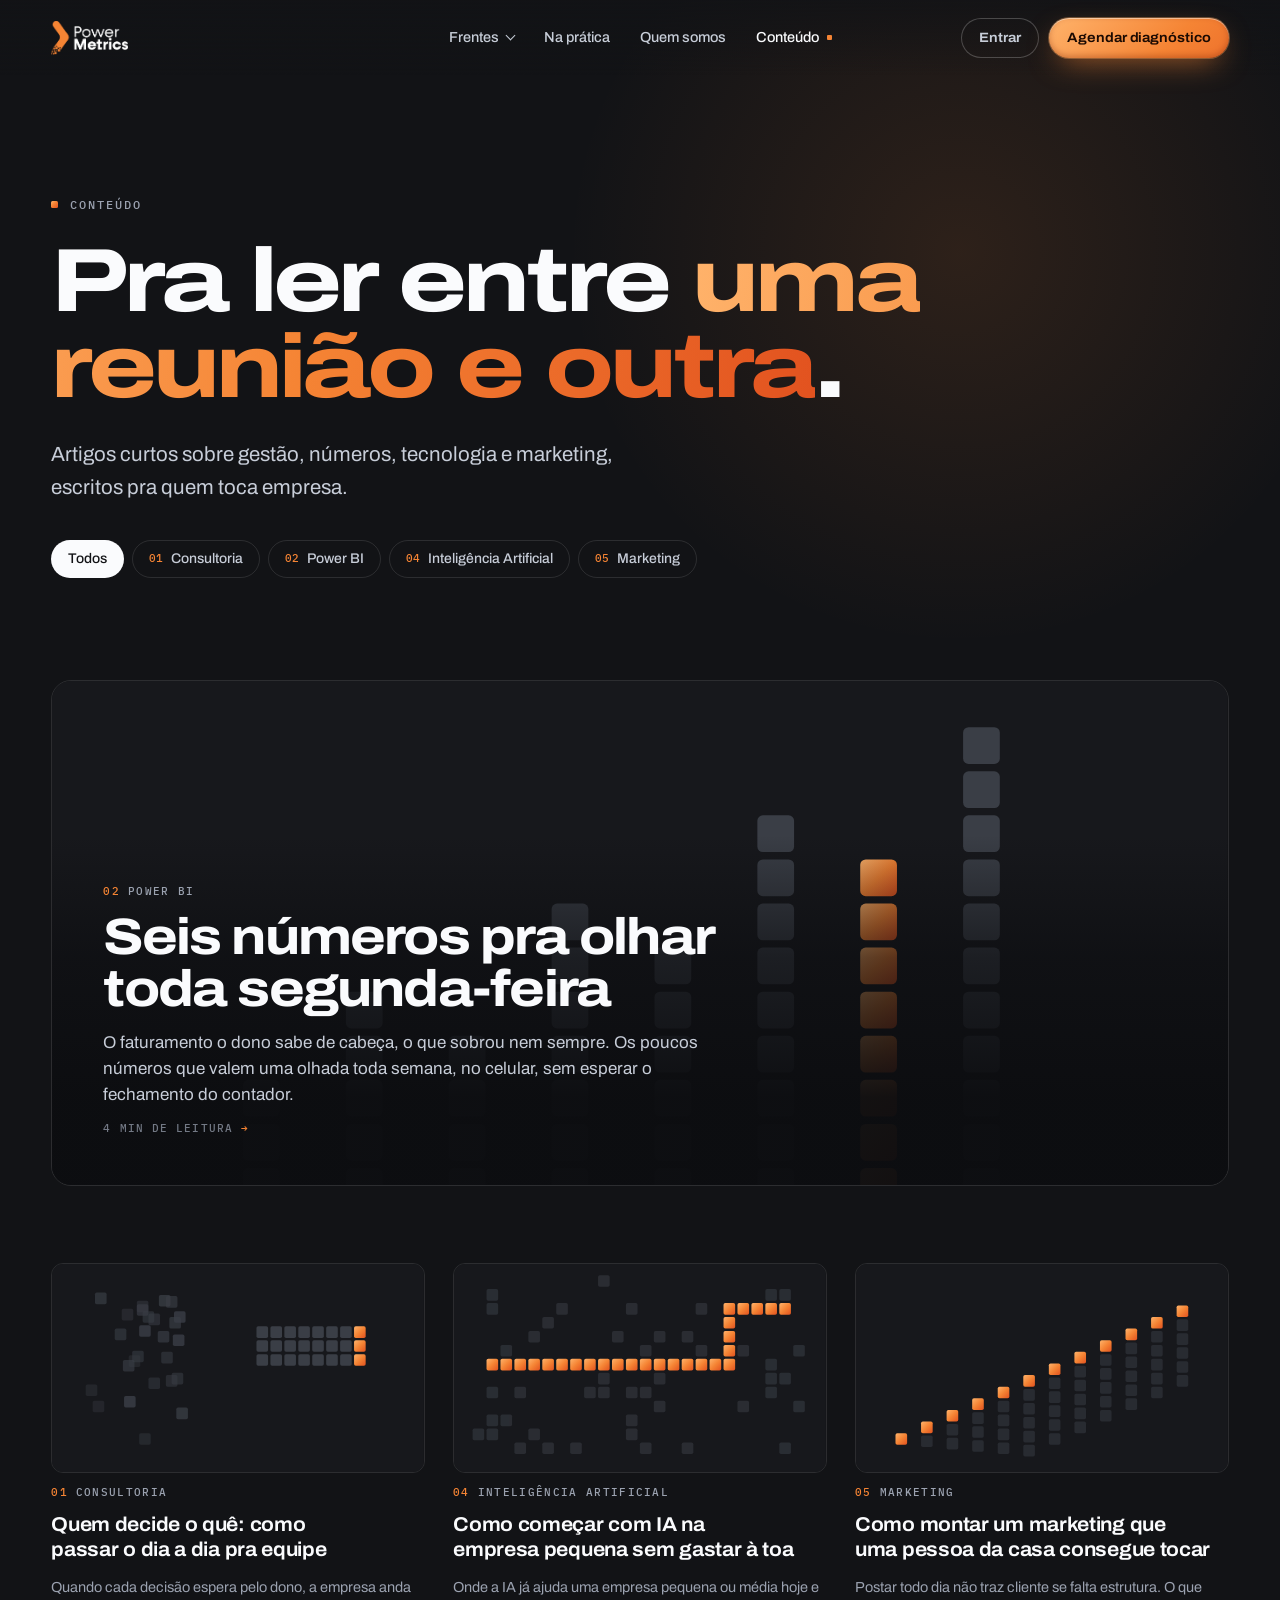
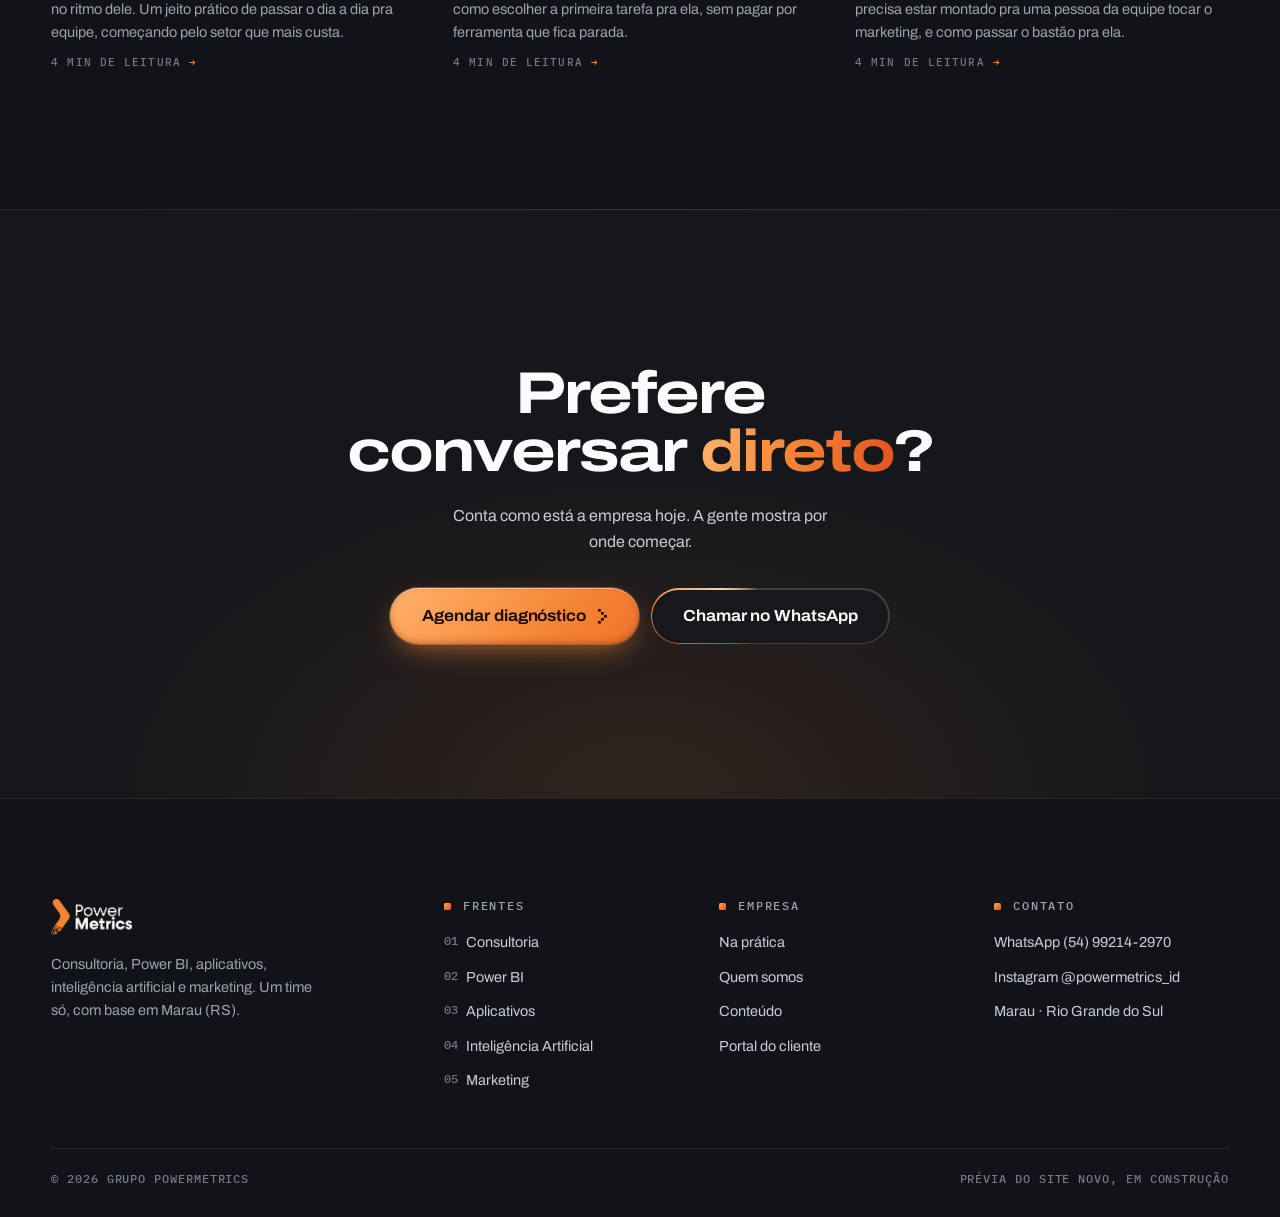
<file: v1/blog.html>
<!doctype html>
<html lang="pt-BR">
<head>
  <meta charset="utf-8">
  <meta name="viewport" content="width=device-width, initial-scale=1, viewport-fit=cover">
  <meta name="theme-color" content="#121316">
  <meta name="robots" content="noindex, nofollow">
  <link rel="icon" href="assets/favicon.svg" type="image/svg+xml">
  <link rel="preconnect" href="https://fonts.googleapis.com">
  <link rel="preconnect" href="https://fonts.gstatic.com" crossorigin>
  <link rel="stylesheet" href="https://fonts.googleapis.com/css2?family=Archivo:wdth,wght@62..125,100..900&family=IBM+Plex+Mono:wght@400;500&display=swap">
  <link rel="stylesheet" href="styles.css?v=14">
  <script>
    (function () {
      var raiz = document.documentElement;
      raiz.classList.add('js');
      if (window.matchMedia && matchMedia('(prefers-reduced-motion: reduce)').matches) raiz.classList.add('reduzido');
    })();
  </script>
  <script src="js/site.js?v=14" defer></script>

  <title>Conteúdo · Grupo PowerMetrics</title>
  <meta name="description" content="Artigos curtos sobre gestão, números, tecnologia e marketing, escritos pra quem toca empresa.">
</head>
<body class="pagina-interna pagina-blog">
  <a class="pular-conteudo" href="#conteudo">Ir para o conteúdo</a>
  <header class="topo">
    <a class="marca" href="./" aria-label="Grupo PowerMetrics, início">
      <img src="assets/powermetrics-logo.png" alt="PowerMetrics" width="700" height="310">
    </a>

    <nav class="nav" aria-label="Principal">
      <div class="nav-item tem-sub">
        <button class="nav-link" type="button" aria-expanded="false" aria-controls="sub-frentes" data-sub>
          Frentes <i class="seta-baixo" aria-hidden="true"></i>
        </button>
        <div class="submenu" id="sub-frentes">
          <a class="sub-item" href="./#frente-01"><b>01</b><span><strong>Consultoria</strong><small>Organizar a casa</small></span></a>
          <a class="sub-item" href="./#frente-02"><b>02</b><span><strong>Power BI</strong><small>Enxergar os números</small></span></a>
          <a class="sub-item" href="./#frente-03"><b>03</b><span><strong>Aplicativos</strong><small>Conectar a rotina</small></span></a>
          <a class="sub-item" href="./#frente-04"><b>04</b><span><strong>Inteligência Artificial</strong><small>Automatizar o repetitivo</small></span></a>
          <a class="sub-item" href="./#frente-05"><b>05</b><span><strong>Marketing</strong><small>Crescer em vendas</small></span></a>
        </div>
      </div>
      <a class="nav-link" href="./#na-pratica">Na prática</a>
      <a class="nav-link" href="quem-somos.html" data-pagina="quem-somos">Quem somos</a>
      <a class="nav-link" href="blog.html" data-pagina="blog" aria-current="page">Conteúdo</a>
    </nav>

    <div class="topo-acoes">
      
      <a class="btn btn-fantasma btn-pequeno topo-entrar" href="https://powermetrics-dash-6496.web.app/">Entrar</a>
      <a class="btn btn-brasa btn-pequeno topo-cta" href="https://wa.me/5554992142970?text=Ol%C3%A1%21%20Quero%20agendar%20um%20diagn%C3%B3stico%20com%20a%20PowerMetrics.">Agendar diagnóstico</a>
      <button class="menu-botao" type="button" aria-expanded="false" aria-controls="menu-celular" aria-label="Abrir menu" data-menu>
        <i></i><i></i>
      </button>
    </div>
  </header>

  <div class="menu-celular" id="menu-celular" hidden>
    <nav aria-label="Menu">
      <p class="olho">Frentes</p>
      <a href="./#frente-01"><b>01</b>Consultoria</a>
      <a href="./#frente-02"><b>02</b>Power BI</a>
      <a href="./#frente-03"><b>03</b>Aplicativos</a>
      <a href="./#frente-04"><b>04</b>Inteligência Artificial</a>
      <a href="./#frente-05"><b>05</b>Marketing</a>
      <p class="olho">Empresa</p>
      <a href="./#na-pratica">Na prática</a>
      <a href="quem-somos.html">Quem somos</a>
      <a href="blog.html">Conteúdo</a>
      <a href="https://powermetrics-dash-6496.web.app/">Entrar no portal do cliente</a>
    </nav>
    <a class="btn btn-brasa btn-grande" href="https://wa.me/5554992142970?text=Ol%C3%A1%21%20Quero%20agendar%20um%20diagn%C3%B3stico%20com%20a%20PowerMetrics.">Agendar diagnóstico <svg class="seta-px" viewBox="0 0 9 15" aria-hidden="true"><rect x="0" y="0" width="2.7" height="2.7"/><rect x="3" y="3" width="2.7" height="2.7"/><rect x="6" y="6" width="2.7" height="2.7"/><rect x="3" y="9" width="2.7" height="2.7"/><rect x="0" y="12" width="2.7" height="2.7"/></svg></a>
  </div>


  <main id="conteudo">
    <section class="pagina-hero">
      <div class="conteiner">
        <p class="olho">Conteúdo</p>
        <h1 class="titulo-pagina">Pra ler entre <em>uma reunião e outra</em>.</h1>
        <p class="apoio apoio-grande">Artigos curtos sobre gestão, números, tecnologia e marketing, escritos pra quem toca empresa.</p>
        <div class="filtros" role="group" aria-label="Filtrar por frente"><button type="button" class="filtro" aria-pressed="true" data-filtro="todos">Todos</button><button type="button" class="filtro" aria-pressed="false" data-filtro="01"><b>01</b>Consultoria</button><button type="button" class="filtro" aria-pressed="false" data-filtro="02"><b>02</b>Power BI</button><button type="button" class="filtro" aria-pressed="false" data-filtro="04"><b>04</b>Inteligência Artificial</button><button type="button" class="filtro" aria-pressed="false" data-filtro="05"><b>05</b>Marketing</button></div>
      </div>
    </section>

    <section class="secao blog-lista" aria-label="Artigos">
      <div class="conteiner">
        <a class="destaque-blog" href="blog/seis-numeros-pra-olhar-toda-segunda.html" data-frente="02" data-revelar><div class="destaque-capa"><svg class="capa" viewBox="0 0 320 180" aria-hidden="true" preserveAspectRatio="xMidYMid slice"><defs><linearGradient id="brasa-seisnumerospraolhartodas" x1="0" y1="0" x2="1" y2="1"><stop offset="0" stop-color="#FFB36B"/><stop offset=".5" stop-color="#F58434"/><stop offset="1" stop-color="#E2521F"/></linearGradient></defs><rect width="320" height="180" fill="#17181C"/><rect x="52" y="154" width="10" height="10" rx="1.5" fill="#3A3E46" opacity="1.00"/><rect x="52" y="142" width="10" height="10" rx="1.5" fill="#3A3E46" opacity="1.00"/><rect x="52" y="130" width="10" height="10" rx="1.5" fill="#3A3E46" opacity="1.00"/><rect x="80" y="154" width="10" height="10" rx="1.5" fill="#3A3E46" opacity="1.00"/><rect x="80" y="142" width="10" height="10" rx="1.5" fill="#3A3E46" opacity="1.00"/><rect x="80" y="130" width="10" height="10" rx="1.5" fill="#3A3E46" opacity="1.00"/><rect x="80" y="118" width="10" height="10" rx="1.5" fill="#3A3E46" opacity="1.00"/><rect x="80" y="106" width="10" height="10" rx="1.5" fill="#3A3E46" opacity="1.00"/><rect x="108" y="154" width="10" height="10" rx="1.5" fill="#3A3E46" opacity="1.00"/><rect x="108" y="142" width="10" height="10" rx="1.5" fill="#3A3E46" opacity="1.00"/><rect x="108" y="130" width="10" height="10" rx="1.5" fill="#3A3E46" opacity="1.00"/><rect x="108" y="118" width="10" height="10" rx="1.5" fill="#3A3E46" opacity="1.00"/><rect x="136" y="154" width="10" height="10" rx="1.5" fill="#3A3E46" opacity="1.00"/><rect x="136" y="142" width="10" height="10" rx="1.5" fill="#3A3E46" opacity="1.00"/><rect x="136" y="130" width="10" height="10" rx="1.5" fill="#3A3E46" opacity="1.00"/><rect x="136" y="118" width="10" height="10" rx="1.5" fill="#3A3E46" opacity="1.00"/><rect x="136" y="106" width="10" height="10" rx="1.5" fill="#3A3E46" opacity="1.00"/><rect x="136" y="94" width="10" height="10" rx="1.5" fill="#3A3E46" opacity="1.00"/><rect x="136" y="82" width="10" height="10" rx="1.5" fill="#3A3E46" opacity="1.00"/><rect x="164" y="154" width="10" height="10" rx="1.5" fill="#3A3E46" opacity="1.00"/><rect x="164" y="142" width="10" height="10" rx="1.5" fill="#3A3E46" opacity="1.00"/><rect x="164" y="130" width="10" height="10" rx="1.5" fill="#3A3E46" opacity="1.00"/><rect x="164" y="118" width="10" height="10" rx="1.5" fill="#3A3E46" opacity="1.00"/><rect x="164" y="106" width="10" height="10" rx="1.5" fill="#3A3E46" opacity="1.00"/><rect x="164" y="94" width="10" height="10" rx="1.5" fill="#3A3E46" opacity="1.00"/><rect x="192" y="154" width="10" height="10" rx="1.5" fill="#3A3E46" opacity="1.00"/><rect x="192" y="142" width="10" height="10" rx="1.5" fill="#3A3E46" opacity="1.00"/><rect x="192" y="130" width="10" height="10" rx="1.5" fill="#3A3E46" opacity="1.00"/><rect x="192" y="118" width="10" height="10" rx="1.5" fill="#3A3E46" opacity="1.00"/><rect x="192" y="106" width="10" height="10" rx="1.5" fill="#3A3E46" opacity="1.00"/><rect x="192" y="94" width="10" height="10" rx="1.5" fill="#3A3E46" opacity="1.00"/><rect x="192" y="82" width="10" height="10" rx="1.5" fill="#3A3E46" opacity="1.00"/><rect x="192" y="70" width="10" height="10" rx="1.5" fill="#3A3E46" opacity="1.00"/><rect x="192" y="58" width="10" height="10" rx="1.5" fill="#3A3E46" opacity="1.00"/><rect x="220" y="154" width="10" height="10" rx="1.5" fill="url(#brasa-seisnumerospraolhartodas)" opacity="1.00"/><rect x="220" y="142" width="10" height="10" rx="1.5" fill="url(#brasa-seisnumerospraolhartodas)" opacity="1.00"/><rect x="220" y="130" width="10" height="10" rx="1.5" fill="url(#brasa-seisnumerospraolhartodas)" opacity="1.00"/><rect x="220" y="118" width="10" height="10" rx="1.5" fill="url(#brasa-seisnumerospraolhartodas)" opacity="1.00"/><rect x="220" y="106" width="10" height="10" rx="1.5" fill="url(#brasa-seisnumerospraolhartodas)" opacity="1.00"/><rect x="220" y="94" width="10" height="10" rx="1.5" fill="url(#brasa-seisnumerospraolhartodas)" opacity="1.00"/><rect x="220" y="82" width="10" height="10" rx="1.5" fill="url(#brasa-seisnumerospraolhartodas)" opacity="1.00"/><rect x="220" y="70" width="10" height="10" rx="1.5" fill="url(#brasa-seisnumerospraolhartodas)" opacity="1.00"/><rect x="248" y="154" width="10" height="10" rx="1.5" fill="#3A3E46" opacity="1.00"/><rect x="248" y="142" width="10" height="10" rx="1.5" fill="#3A3E46" opacity="1.00"/><rect x="248" y="130" width="10" height="10" rx="1.5" fill="#3A3E46" opacity="1.00"/><rect x="248" y="118" width="10" height="10" rx="1.5" fill="#3A3E46" opacity="1.00"/><rect x="248" y="106" width="10" height="10" rx="1.5" fill="#3A3E46" opacity="1.00"/><rect x="248" y="94" width="10" height="10" rx="1.5" fill="#3A3E46" opacity="1.00"/><rect x="248" y="82" width="10" height="10" rx="1.5" fill="#3A3E46" opacity="1.00"/><rect x="248" y="70" width="10" height="10" rx="1.5" fill="#3A3E46" opacity="1.00"/><rect x="248" y="58" width="10" height="10" rx="1.5" fill="#3A3E46" opacity="1.00"/><rect x="248" y="46" width="10" height="10" rx="1.5" fill="#3A3E46" opacity="1.00"/><rect x="248" y="34" width="10" height="10" rx="1.5" fill="#3A3E46" opacity="1.00"/></svg></div><div class="destaque-texto"><span class="tag-frente"><b>02</b>Power BI</span><h2>Seis números pra olhar toda segunda-feira</h2><p>O faturamento o dono sabe de cabeça, o que sobrou nem sempre. Os poucos números que valem uma olhada toda semana, no celular, sem esperar o fechamento do contador.</p><span class="cartao-meta">4 min de leitura <i aria-hidden="true">→</i></span></div></a>
        <div class="grade-blog grade-3" data-revelar-grupo><a class="cartao-blog" href="blog/quem-decide-o-que.html" data-frente="01" data-revelar><div class="cartao-capa"><svg class="capa" viewBox="0 0 320 180" aria-hidden="true" preserveAspectRatio="xMidYMid slice"><defs><linearGradient id="brasa-quemdecideoque" x1="0" y1="0" x2="1" y2="1"><stop offset="0" stop-color="#FFB36B"/><stop offset=".5" stop-color="#F58434"/><stop offset="1" stop-color="#E2521F"/></linearGradient></defs><rect width="320" height="180" fill="#17181C"/><rect x="101" y="46" width="10" height="10" rx="1.5" fill="#3A3E46" opacity="0.68"/><rect x="92" y="27" width="10" height="10" rx="1.5" fill="#3A3E46" opacity="0.77"/><rect x="83" y="98" width="10" height="10" rx="1.5" fill="#3A3E46" opacity="0.47"/><rect x="104" y="61" width="10" height="10" rx="1.5" fill="#3A3E46" opacity="0.80"/><rect x="91" y="58" width="10" height="10" rx="1.5" fill="#3A3E46" opacity="0.67"/><rect x="35" y="118" width="10" height="10" rx="1.5" fill="#3A3E46" opacity="0.36"/><rect x="61" y="83" width="10" height="10" rx="1.5" fill="#3A3E46" opacity="0.65"/><rect x="37" y="25" width="10" height="10" rx="1.5" fill="#3A3E46" opacity="0.68"/><rect x="98" y="28" width="10" height="10" rx="1.5" fill="#3A3E46" opacity="0.64"/><rect x="62" y="114" width="10" height="10" rx="1.5" fill="#3A3E46" opacity="0.83"/><rect x="29" y="104" width="10" height="10" rx="1.5" fill="#3A3E46" opacity="0.38"/><rect x="75" y="146" width="10" height="10" rx="1.5" fill="#3A3E46" opacity="0.42"/><rect x="105" y="41" width="10" height="10" rx="1.5" fill="#3A3E46" opacity="0.80"/><rect x="54" y="56" width="10" height="10" rx="1.5" fill="#3A3E46" opacity="0.60"/><rect x="66" y="79" width="10" height="10" rx="1.5" fill="#3A3E46" opacity="0.37"/><rect x="78" y="41" width="10" height="10" rx="1.5" fill="#3A3E46" opacity="0.55"/><rect x="60" y="39" width="10" height="10" rx="1.5" fill="#3A3E46" opacity="0.41"/><rect x="107" y="124" width="10" height="10" rx="1.5" fill="#3A3E46" opacity="0.77"/><rect x="73" y="32" width="10" height="10" rx="1.5" fill="#3A3E46" opacity="0.49"/><rect x="75" y="53" width="10" height="10" rx="1.5" fill="#3A3E46" opacity="0.80"/><rect x="103" y="94" width="10" height="10" rx="1.5" fill="#3A3E46" opacity="0.56"/><rect x="69" y="75" width="10" height="10" rx="1.5" fill="#3A3E46" opacity="0.55"/><rect x="83" y="43" width="10" height="10" rx="1.5" fill="#3A3E46" opacity="0.54"/><rect x="73" y="35" width="10" height="10" rx="1.5" fill="#3A3E46" opacity="0.66"/><rect x="98" y="96" width="10" height="10" rx="1.5" fill="#3A3E46" opacity="0.52"/><rect x="94" y="76" width="10" height="10" rx="1.5" fill="#3A3E46" opacity="0.56"/><rect x="176" y="54" width="10" height="10" rx="1.5" fill="#3A3E46" opacity="1.00"/><rect x="188" y="54" width="10" height="10" rx="1.5" fill="#3A3E46" opacity="1.00"/><rect x="200" y="54" width="10" height="10" rx="1.5" fill="#3A3E46" opacity="1.00"/><rect x="212" y="54" width="10" height="10" rx="1.5" fill="#3A3E46" opacity="1.00"/><rect x="224" y="54" width="10" height="10" rx="1.5" fill="#3A3E46" opacity="1.00"/><rect x="236" y="54" width="10" height="10" rx="1.5" fill="#3A3E46" opacity="1.00"/><rect x="248" y="54" width="10" height="10" rx="1.5" fill="#3A3E46" opacity="1.00"/><rect x="260" y="54" width="10" height="10" rx="1.5" fill="url(#brasa-quemdecideoque)" opacity="1.00"/><rect x="176" y="66" width="10" height="10" rx="1.5" fill="#3A3E46" opacity="1.00"/><rect x="188" y="66" width="10" height="10" rx="1.5" fill="#3A3E46" opacity="1.00"/><rect x="200" y="66" width="10" height="10" rx="1.5" fill="#3A3E46" opacity="1.00"/><rect x="212" y="66" width="10" height="10" rx="1.5" fill="#3A3E46" opacity="1.00"/><rect x="224" y="66" width="10" height="10" rx="1.5" fill="#3A3E46" opacity="1.00"/><rect x="236" y="66" width="10" height="10" rx="1.5" fill="#3A3E46" opacity="1.00"/><rect x="248" y="66" width="10" height="10" rx="1.5" fill="#3A3E46" opacity="1.00"/><rect x="260" y="66" width="10" height="10" rx="1.5" fill="url(#brasa-quemdecideoque)" opacity="1.00"/><rect x="176" y="78" width="10" height="10" rx="1.5" fill="#3A3E46" opacity="1.00"/><rect x="188" y="78" width="10" height="10" rx="1.5" fill="#3A3E46" opacity="1.00"/><rect x="200" y="78" width="10" height="10" rx="1.5" fill="#3A3E46" opacity="1.00"/><rect x="212" y="78" width="10" height="10" rx="1.5" fill="#3A3E46" opacity="1.00"/><rect x="224" y="78" width="10" height="10" rx="1.5" fill="#3A3E46" opacity="1.00"/><rect x="236" y="78" width="10" height="10" rx="1.5" fill="#3A3E46" opacity="1.00"/><rect x="248" y="78" width="10" height="10" rx="1.5" fill="#3A3E46" opacity="1.00"/><rect x="260" y="78" width="10" height="10" rx="1.5" fill="url(#brasa-quemdecideoque)" opacity="1.00"/></svg></div><span class="tag-frente"><b>01</b>Consultoria</span><h3>Quem decide o quê: como passar o dia a dia pra equipe</h3><p>Quando cada decisão espera pelo dono, a empresa anda no ritmo dele. Um jeito prático de passar o dia a dia pra equipe, começando pelo setor que mais custa.</p><span class="cartao-meta">4 min de leitura <i aria-hidden="true">→</i></span></a><a class="cartao-blog" href="blog/ia-na-empresa-pequena-sem-gastar-a-toa.html" data-frente="04" data-revelar><div class="cartao-capa"><svg class="capa" viewBox="0 0 320 180" aria-hidden="true" preserveAspectRatio="xMidYMid slice"><defs><linearGradient id="brasa-ianaempresapequenasemgas" x1="0" y1="0" x2="1" y2="1"><stop offset="0" stop-color="#FFB36B"/><stop offset=".5" stop-color="#F58434"/><stop offset="1" stop-color="#E2521F"/></linearGradient></defs><rect width="320" height="180" fill="#17181C"/><rect x="16" y="142" width="10" height="10" rx="1.5" fill="#3A3E46" opacity="0.55"/><rect x="28" y="22" width="10" height="10" rx="1.5" fill="#3A3E46" opacity="0.55"/><rect x="28" y="34" width="10" height="10" rx="1.5" fill="#3A3E46" opacity="0.55"/><rect x="28" y="82" width="10" height="10" rx="1.5" fill="url(#brasa-ianaempresapequenasemgas)" opacity="1.00"/><rect x="28" y="106" width="10" height="10" rx="1.5" fill="#3A3E46" opacity="0.55"/><rect x="28" y="130" width="10" height="10" rx="1.5" fill="#3A3E46" opacity="0.55"/><rect x="28" y="142" width="10" height="10" rx="1.5" fill="#3A3E46" opacity="0.55"/><rect x="40" y="70" width="10" height="10" rx="1.5" fill="#3A3E46" opacity="0.55"/><rect x="40" y="82" width="10" height="10" rx="1.5" fill="url(#brasa-ianaempresapequenasemgas)" opacity="1.00"/><rect x="40" y="130" width="10" height="10" rx="1.5" fill="#3A3E46" opacity="0.55"/><rect x="52" y="82" width="10" height="10" rx="1.5" fill="url(#brasa-ianaempresapequenasemgas)" opacity="1.00"/><rect x="52" y="106" width="10" height="10" rx="1.5" fill="#3A3E46" opacity="0.55"/><rect x="52" y="154" width="10" height="10" rx="1.5" fill="#3A3E46" opacity="0.55"/><rect x="64" y="58" width="10" height="10" rx="1.5" fill="#3A3E46" opacity="0.55"/><rect x="64" y="82" width="10" height="10" rx="1.5" fill="url(#brasa-ianaempresapequenasemgas)" opacity="1.00"/><rect x="64" y="142" width="10" height="10" rx="1.5" fill="#3A3E46" opacity="0.55"/><rect x="76" y="46" width="10" height="10" rx="1.5" fill="#3A3E46" opacity="0.55"/><rect x="76" y="82" width="10" height="10" rx="1.5" fill="url(#brasa-ianaempresapequenasemgas)" opacity="1.00"/><rect x="76" y="154" width="10" height="10" rx="1.5" fill="#3A3E46" opacity="0.55"/><rect x="88" y="34" width="10" height="10" rx="1.5" fill="#3A3E46" opacity="0.55"/><rect x="88" y="82" width="10" height="10" rx="1.5" fill="url(#brasa-ianaempresapequenasemgas)" opacity="1.00"/><rect x="100" y="82" width="10" height="10" rx="1.5" fill="url(#brasa-ianaempresapequenasemgas)" opacity="1.00"/><rect x="100" y="154" width="10" height="10" rx="1.5" fill="#3A3E46" opacity="0.55"/><rect x="112" y="82" width="10" height="10" rx="1.5" fill="url(#brasa-ianaempresapequenasemgas)" opacity="1.00"/><rect x="112" y="106" width="10" height="10" rx="1.5" fill="#3A3E46" opacity="0.55"/><rect x="124" y="10" width="10" height="10" rx="1.5" fill="#3A3E46" opacity="0.55"/><rect x="124" y="82" width="10" height="10" rx="1.5" fill="url(#brasa-ianaempresapequenasemgas)" opacity="1.00"/><rect x="124" y="94" width="10" height="10" rx="1.5" fill="#3A3E46" opacity="0.55"/><rect x="124" y="106" width="10" height="10" rx="1.5" fill="#3A3E46" opacity="0.55"/><rect x="136" y="58" width="10" height="10" rx="1.5" fill="#3A3E46" opacity="0.55"/><rect x="136" y="82" width="10" height="10" rx="1.5" fill="url(#brasa-ianaempresapequenasemgas)" opacity="1.00"/><rect x="148" y="34" width="10" height="10" rx="1.5" fill="#3A3E46" opacity="0.55"/><rect x="148" y="82" width="10" height="10" rx="1.5" fill="url(#brasa-ianaempresapequenasemgas)" opacity="1.00"/><rect x="148" y="106" width="10" height="10" rx="1.5" fill="#3A3E46" opacity="0.55"/><rect x="148" y="130" width="10" height="10" rx="1.5" fill="#3A3E46" opacity="0.55"/><rect x="148" y="142" width="10" height="10" rx="1.5" fill="#3A3E46" opacity="0.55"/><rect x="160" y="70" width="10" height="10" rx="1.5" fill="#3A3E46" opacity="0.55"/><rect x="160" y="82" width="10" height="10" rx="1.5" fill="url(#brasa-ianaempresapequenasemgas)" opacity="1.00"/><rect x="160" y="106" width="10" height="10" rx="1.5" fill="#3A3E46" opacity="0.55"/><rect x="160" y="154" width="10" height="10" rx="1.5" fill="#3A3E46" opacity="0.55"/><rect x="172" y="58" width="10" height="10" rx="1.5" fill="#3A3E46" opacity="0.55"/><rect x="172" y="82" width="10" height="10" rx="1.5" fill="url(#brasa-ianaempresapequenasemgas)" opacity="1.00"/><rect x="172" y="94" width="10" height="10" rx="1.5" fill="#3A3E46" opacity="0.55"/><rect x="172" y="118" width="10" height="10" rx="1.5" fill="#3A3E46" opacity="0.55"/><rect x="184" y="82" width="10" height="10" rx="1.5" fill="url(#brasa-ianaempresapequenasemgas)" opacity="1.00"/><rect x="196" y="58" width="10" height="10" rx="1.5" fill="#3A3E46" opacity="0.55"/><rect x="196" y="82" width="10" height="10" rx="1.5" fill="url(#brasa-ianaempresapequenasemgas)" opacity="1.00"/><rect x="196" y="154" width="10" height="10" rx="1.5" fill="#3A3E46" opacity="0.55"/><rect x="208" y="34" width="10" height="10" rx="1.5" fill="#3A3E46" opacity="0.55"/><rect x="208" y="70" width="10" height="10" rx="1.5" fill="#3A3E46" opacity="0.55"/><rect x="208" y="82" width="10" height="10" rx="1.5" fill="url(#brasa-ianaempresapequenasemgas)" opacity="1.00"/><rect x="220" y="82" width="10" height="10" rx="1.5" fill="url(#brasa-ianaempresapequenasemgas)" opacity="1.00"/><rect x="232" y="34" width="10" height="10" rx="1.5" fill="url(#brasa-ianaempresapequenasemgas)" opacity="1.00"/><rect x="232" y="46" width="10" height="10" rx="1.5" fill="url(#brasa-ianaempresapequenasemgas)" opacity="1.00"/><rect x="232" y="58" width="10" height="10" rx="1.5" fill="url(#brasa-ianaempresapequenasemgas)" opacity="1.00"/><rect x="232" y="70" width="10" height="10" rx="1.5" fill="url(#brasa-ianaempresapequenasemgas)" opacity="1.00"/><rect x="232" y="82" width="10" height="10" rx="1.5" fill="url(#brasa-ianaempresapequenasemgas)" opacity="1.00"/><rect x="244" y="34" width="10" height="10" rx="1.5" fill="url(#brasa-ianaempresapequenasemgas)" opacity="1.00"/><rect x="244" y="70" width="10" height="10" rx="1.5" fill="#3A3E46" opacity="0.55"/><rect x="244" y="118" width="10" height="10" rx="1.5" fill="#3A3E46" opacity="0.55"/><rect x="256" y="34" width="10" height="10" rx="1.5" fill="url(#brasa-ianaempresapequenasemgas)" opacity="1.00"/><rect x="268" y="22" width="10" height="10" rx="1.5" fill="#3A3E46" opacity="0.55"/><rect x="268" y="34" width="10" height="10" rx="1.5" fill="url(#brasa-ianaempresapequenasemgas)" opacity="1.00"/><rect x="268" y="82" width="10" height="10" rx="1.5" fill="#3A3E46" opacity="0.55"/><rect x="268" y="94" width="10" height="10" rx="1.5" fill="#3A3E46" opacity="0.55"/><rect x="268" y="106" width="10" height="10" rx="1.5" fill="#3A3E46" opacity="0.55"/><rect x="280" y="22" width="10" height="10" rx="1.5" fill="#3A3E46" opacity="0.55"/><rect x="280" y="34" width="10" height="10" rx="1.5" fill="url(#brasa-ianaempresapequenasemgas)" opacity="1.00"/><rect x="280" y="94" width="10" height="10" rx="1.5" fill="#3A3E46" opacity="0.55"/><rect x="280" y="154" width="10" height="10" rx="1.5" fill="#3A3E46" opacity="0.55"/><rect x="292" y="70" width="10" height="10" rx="1.5" fill="#3A3E46" opacity="0.55"/><rect x="292" y="118" width="10" height="10" rx="1.5" fill="#3A3E46" opacity="0.55"/></svg></div><span class="tag-frente"><b>04</b>Inteligência Artificial</span><h3>Como começar com IA na empresa pequena sem gastar à toa</h3><p>Onde a IA já ajuda uma empresa pequena ou média hoje e como escolher a primeira tarefa pra ela, sem pagar por ferramenta que fica parada.</p><span class="cartao-meta">4 min de leitura <i aria-hidden="true">→</i></span></a><a class="cartao-blog" href="blog/marketing-que-uma-pessoa-da-casa-consegue-tocar.html" data-frente="05" data-revelar><div class="cartao-capa"><svg class="capa" viewBox="0 0 320 180" aria-hidden="true" preserveAspectRatio="xMidYMid slice"><defs><linearGradient id="brasa-marketingqueumapessoadac" x1="0" y1="0" x2="1" y2="1"><stop offset="0" stop-color="#FFB36B"/><stop offset=".5" stop-color="#F58434"/><stop offset="1" stop-color="#E2521F"/></linearGradient></defs><rect width="320" height="180" fill="#17181C"/><rect x="34" y="146" width="10" height="10" rx="1.5" fill="url(#brasa-marketingqueumapessoadac)" opacity="1.00"/><rect x="56" y="136" width="10" height="10" rx="1.5" fill="url(#brasa-marketingqueumapessoadac)" opacity="1.00"/><rect x="56" y="148" width="10" height="10" rx="1.5" fill="#3A3E46" opacity="0.50"/><rect x="78" y="126" width="10" height="10" rx="1.5" fill="url(#brasa-marketingqueumapessoadac)" opacity="1.00"/><rect x="78" y="138" width="10" height="10" rx="1.5" fill="#3A3E46" opacity="0.50"/><rect x="78" y="150" width="10" height="10" rx="1.5" fill="#3A3E46" opacity="0.50"/><rect x="100" y="116" width="10" height="10" rx="1.5" fill="url(#brasa-marketingqueumapessoadac)" opacity="1.00"/><rect x="100" y="128" width="10" height="10" rx="1.5" fill="#3A3E46" opacity="0.50"/><rect x="100" y="140" width="10" height="10" rx="1.5" fill="#3A3E46" opacity="0.50"/><rect x="100" y="152" width="10" height="10" rx="1.5" fill="#3A3E46" opacity="0.50"/><rect x="122" y="106" width="10" height="10" rx="1.5" fill="url(#brasa-marketingqueumapessoadac)" opacity="1.00"/><rect x="122" y="118" width="10" height="10" rx="1.5" fill="#3A3E46" opacity="0.50"/><rect x="122" y="130" width="10" height="10" rx="1.5" fill="#3A3E46" opacity="0.50"/><rect x="122" y="142" width="10" height="10" rx="1.5" fill="#3A3E46" opacity="0.50"/><rect x="122" y="154" width="10" height="10" rx="1.5" fill="#3A3E46" opacity="0.50"/><rect x="144" y="96" width="10" height="10" rx="1.5" fill="url(#brasa-marketingqueumapessoadac)" opacity="1.00"/><rect x="144" y="108" width="10" height="10" rx="1.5" fill="#3A3E46" opacity="0.50"/><rect x="144" y="120" width="10" height="10" rx="1.5" fill="#3A3E46" opacity="0.50"/><rect x="144" y="132" width="10" height="10" rx="1.5" fill="#3A3E46" opacity="0.50"/><rect x="144" y="144" width="10" height="10" rx="1.5" fill="#3A3E46" opacity="0.50"/><rect x="144" y="156" width="10" height="10" rx="1.5" fill="#3A3E46" opacity="0.50"/><rect x="166" y="86" width="10" height="10" rx="1.5" fill="url(#brasa-marketingqueumapessoadac)" opacity="1.00"/><rect x="166" y="98" width="10" height="10" rx="1.5" fill="#3A3E46" opacity="0.50"/><rect x="166" y="110" width="10" height="10" rx="1.5" fill="#3A3E46" opacity="0.50"/><rect x="166" y="122" width="10" height="10" rx="1.5" fill="#3A3E46" opacity="0.50"/><rect x="166" y="134" width="10" height="10" rx="1.5" fill="#3A3E46" opacity="0.50"/><rect x="166" y="146" width="10" height="10" rx="1.5" fill="#3A3E46" opacity="0.50"/><rect x="188" y="76" width="10" height="10" rx="1.5" fill="url(#brasa-marketingqueumapessoadac)" opacity="1.00"/><rect x="188" y="88" width="10" height="10" rx="1.5" fill="#3A3E46" opacity="0.50"/><rect x="188" y="100" width="10" height="10" rx="1.5" fill="#3A3E46" opacity="0.50"/><rect x="188" y="112" width="10" height="10" rx="1.5" fill="#3A3E46" opacity="0.50"/><rect x="188" y="124" width="10" height="10" rx="1.5" fill="#3A3E46" opacity="0.50"/><rect x="188" y="136" width="10" height="10" rx="1.5" fill="#3A3E46" opacity="0.50"/><rect x="210" y="66" width="10" height="10" rx="1.5" fill="url(#brasa-marketingqueumapessoadac)" opacity="1.00"/><rect x="210" y="78" width="10" height="10" rx="1.5" fill="#3A3E46" opacity="0.50"/><rect x="210" y="90" width="10" height="10" rx="1.5" fill="#3A3E46" opacity="0.50"/><rect x="210" y="102" width="10" height="10" rx="1.5" fill="#3A3E46" opacity="0.50"/><rect x="210" y="114" width="10" height="10" rx="1.5" fill="#3A3E46" opacity="0.50"/><rect x="210" y="126" width="10" height="10" rx="1.5" fill="#3A3E46" opacity="0.50"/><rect x="232" y="56" width="10" height="10" rx="1.5" fill="url(#brasa-marketingqueumapessoadac)" opacity="1.00"/><rect x="232" y="68" width="10" height="10" rx="1.5" fill="#3A3E46" opacity="0.50"/><rect x="232" y="80" width="10" height="10" rx="1.5" fill="#3A3E46" opacity="0.50"/><rect x="232" y="92" width="10" height="10" rx="1.5" fill="#3A3E46" opacity="0.50"/><rect x="232" y="104" width="10" height="10" rx="1.5" fill="#3A3E46" opacity="0.50"/><rect x="232" y="116" width="10" height="10" rx="1.5" fill="#3A3E46" opacity="0.50"/><rect x="254" y="46" width="10" height="10" rx="1.5" fill="url(#brasa-marketingqueumapessoadac)" opacity="1.00"/><rect x="254" y="58" width="10" height="10" rx="1.5" fill="#3A3E46" opacity="0.50"/><rect x="254" y="70" width="10" height="10" rx="1.5" fill="#3A3E46" opacity="0.50"/><rect x="254" y="82" width="10" height="10" rx="1.5" fill="#3A3E46" opacity="0.50"/><rect x="254" y="94" width="10" height="10" rx="1.5" fill="#3A3E46" opacity="0.50"/><rect x="254" y="106" width="10" height="10" rx="1.5" fill="#3A3E46" opacity="0.50"/><rect x="276" y="36" width="10" height="10" rx="1.5" fill="url(#brasa-marketingqueumapessoadac)" opacity="1.00"/><rect x="276" y="48" width="10" height="10" rx="1.5" fill="#3A3E46" opacity="0.50"/><rect x="276" y="60" width="10" height="10" rx="1.5" fill="#3A3E46" opacity="0.50"/><rect x="276" y="72" width="10" height="10" rx="1.5" fill="#3A3E46" opacity="0.50"/><rect x="276" y="84" width="10" height="10" rx="1.5" fill="#3A3E46" opacity="0.50"/><rect x="276" y="96" width="10" height="10" rx="1.5" fill="#3A3E46" opacity="0.50"/></svg></div><span class="tag-frente"><b>05</b>Marketing</span><h3>Como montar um marketing que uma pessoa da casa consegue tocar</h3><p>Postar todo dia não traz cliente se falta estrutura. O que precisa estar montado pra uma pessoa da equipe tocar o marketing, e como passar o bastão pra ela.</p><span class="cartao-meta">4 min de leitura <i aria-hidden="true">→</i></span></a></div>
      </div>
    </section>

    <section class="cta-final cta-simples" aria-labelledby="cta-titulo">
      <div class="conteiner cta-texto" data-revelar>
        <h2 class="titulo-secao" id="cta-titulo">Prefere conversar <em>direto</em>?</h2>
        <p class="apoio">Conta como está a empresa hoje. A gente mostra por onde começar.</p>
        <div class="acoes">
          <span class="ima"><a class="btn btn-brasa btn-grande" href="https://wa.me/5554992142970?text=Ol%C3%A1%21%20Quero%20agendar%20um%20diagn%C3%B3stico%20com%20a%20PowerMetrics.">Agendar diagnóstico <svg class="seta-px" viewBox="0 0 9 15" aria-hidden="true"><rect x="0" y="0" width="2.7" height="2.7"/><rect x="3" y="3" width="2.7" height="2.7"/><rect x="6" y="6" width="2.7" height="2.7"/><rect x="3" y="9" width="2.7" height="2.7"/><rect x="0" y="12" width="2.7" height="2.7"/></svg></a></span>
          <a class="btn btn-vidro btn-grande" href="https://wa.me/5554992142970?text=Ol%C3%A1%21%20Quero%20saber%20mais%20sobre%20a%20PowerMetrics.">Chamar no WhatsApp</a>
        </div>
      </div>
    </section>
  </main>

  <footer class="rodape">
    <div class="conteiner rodape-grade">
      <div class="rodape-marca">
        <a class="marca" href="./" aria-label="Grupo PowerMetrics, início">
          <img src="assets/powermetrics-logo.png" alt="PowerMetrics" width="700" height="310" loading="lazy">
        </a>
        <p>Consultoria, Power BI, aplicativos, inteligência artificial e marketing. Um time só, com base em Marau (RS).</p>
      </div>
      <nav class="rodape-col" aria-label="Frentes">
        <p class="olho">Frentes</p>
        <a href="./#frente-01"><b>01</b>Consultoria</a>
        <a href="./#frente-02"><b>02</b>Power BI</a>
        <a href="./#frente-03"><b>03</b>Aplicativos</a>
        <a href="./#frente-04"><b>04</b>Inteligência Artificial</a>
        <a href="./#frente-05"><b>05</b>Marketing</a>
      </nav>
      <nav class="rodape-col" aria-label="Empresa">
        <p class="olho">Empresa</p>
        <a href="./#na-pratica">Na prática</a>
        <a href="quem-somos.html">Quem somos</a>
        <a href="blog.html">Conteúdo</a>
        <a href="https://powermetrics-dash-6496.web.app/">Portal do cliente</a>
      </nav>
      <div class="rodape-col">
        <p class="olho">Contato</p>
        <a href="https://wa.me/5554992142970?text=Ol%C3%A1%21%20Quero%20saber%20mais%20sobre%20a%20PowerMetrics.">WhatsApp (54) 99214-2970</a>
        <a href="https://www.instagram.com/powermetrics_id/">Instagram @powermetrics_id</a>
        <span>Marau · Rio Grande do Sul</span>
      </div>
    </div>
    <div class="conteiner rodape-base">
      <span>© 2026 Grupo PowerMetrics</span>
      <span>Prévia do site novo, em construção</span>
    </div>
  </footer>

  <div class="barra-celular">
    <a class="btn btn-vidro" href="https://wa.me/5554992142970?text=Ol%C3%A1%21%20Quero%20saber%20mais%20sobre%20a%20PowerMetrics.">WhatsApp</a>
    <a class="btn btn-brasa" href="https://wa.me/5554992142970?text=Ol%C3%A1%21%20Quero%20agendar%20um%20diagn%C3%B3stico%20com%20a%20PowerMetrics.">Agendar diagnóstico</a>
  </div>

</body>
</html>
</file>
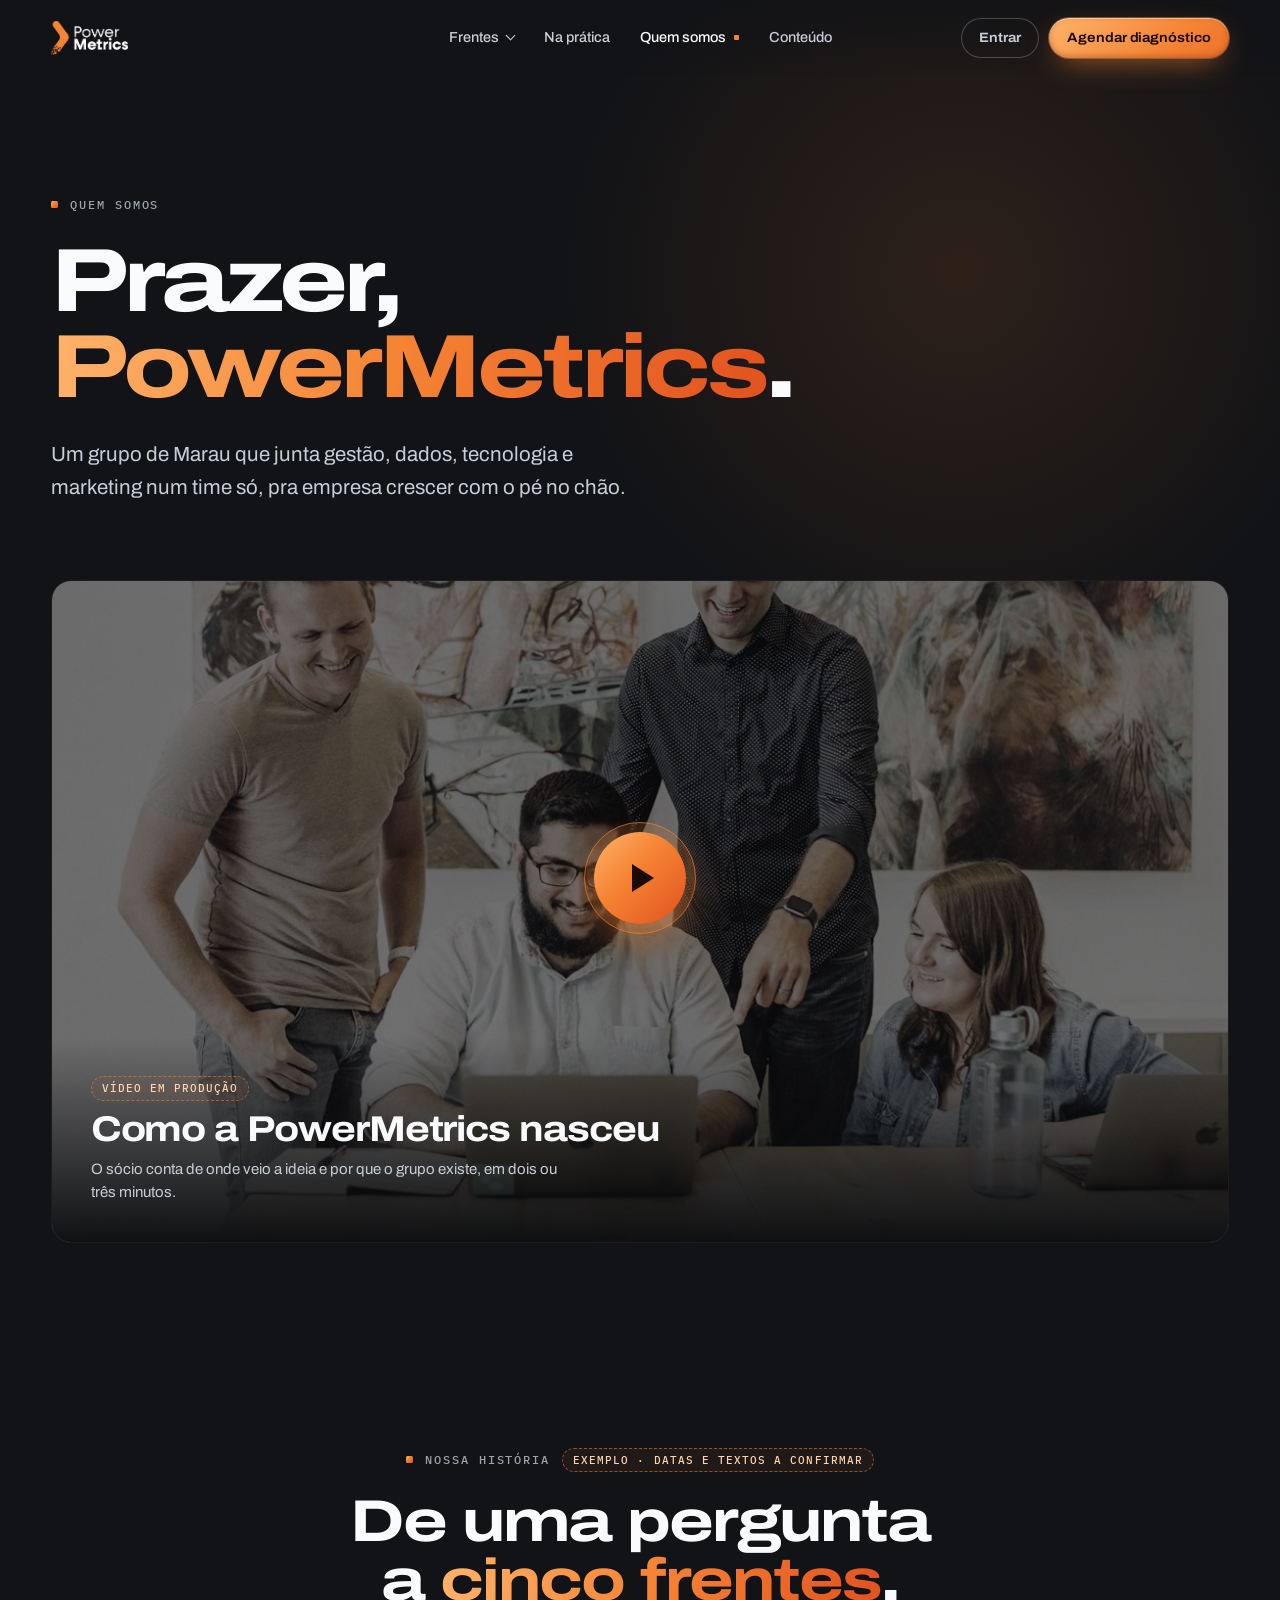
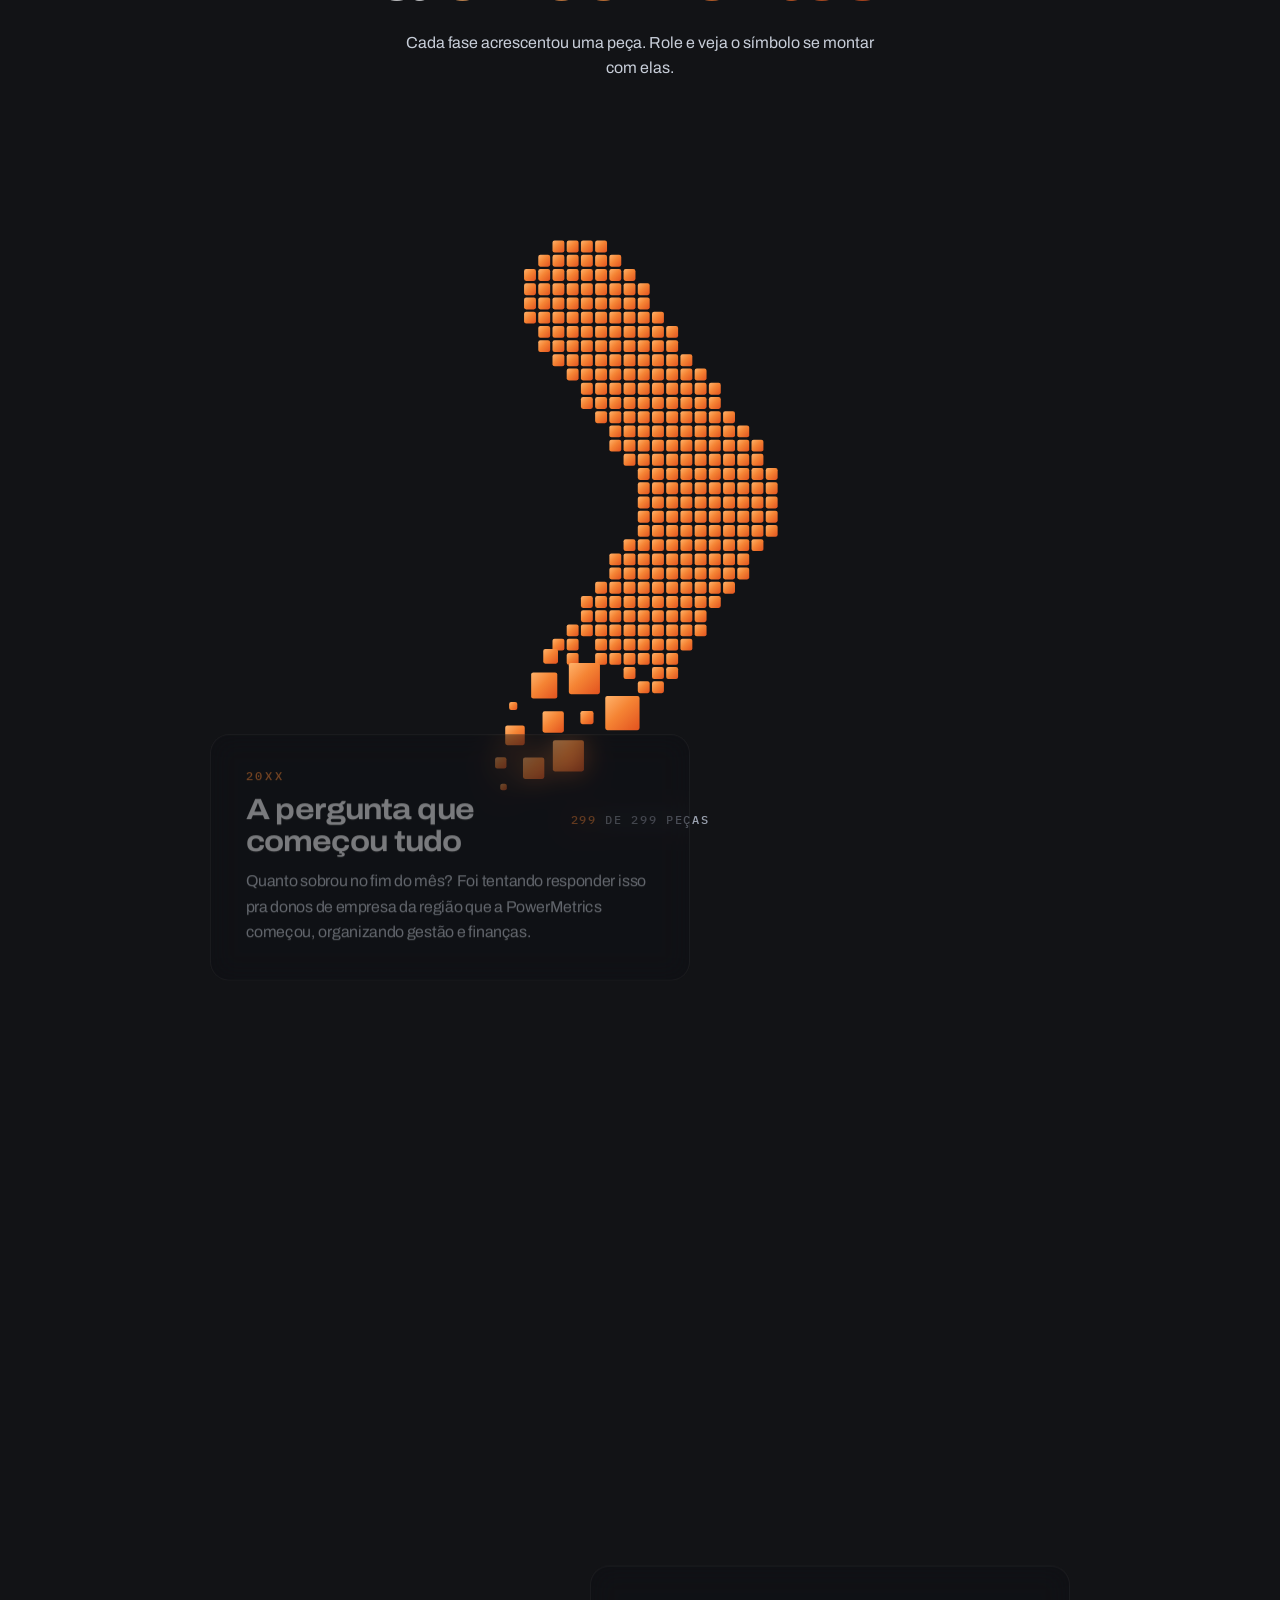
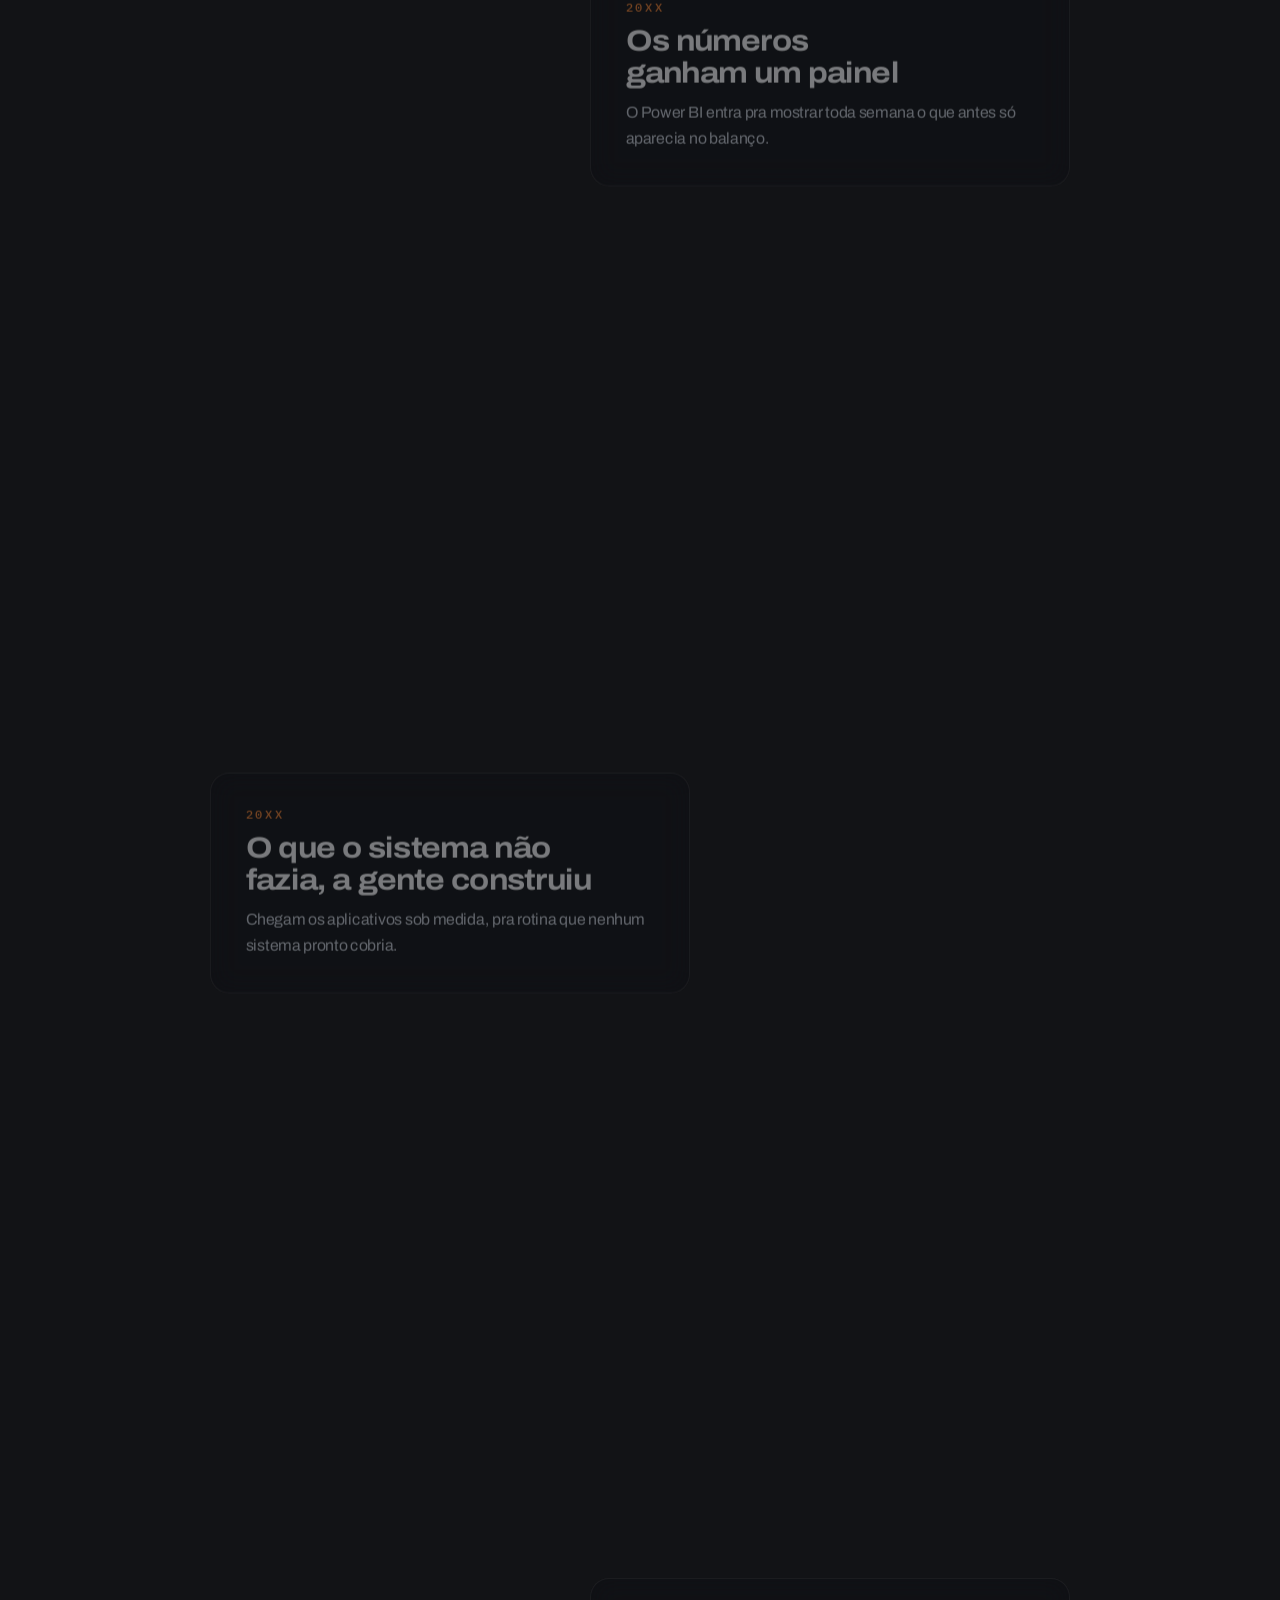
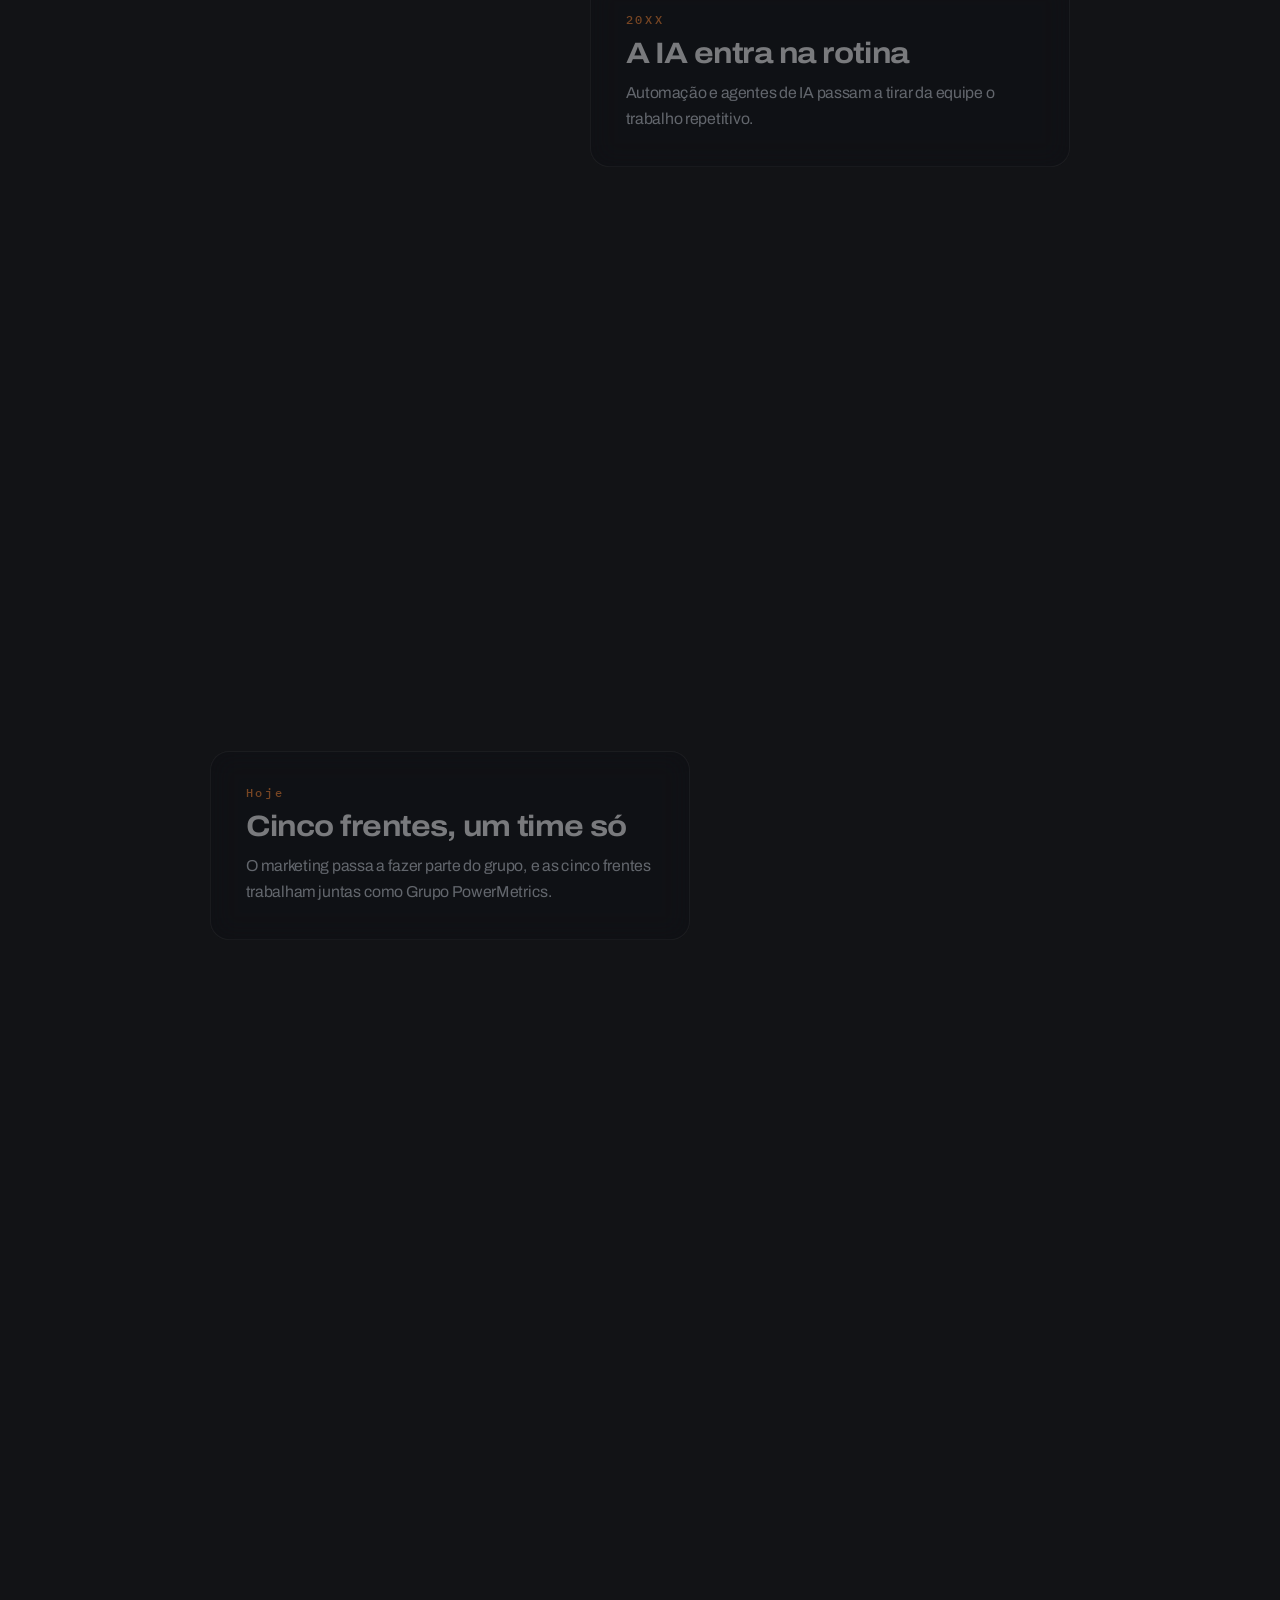
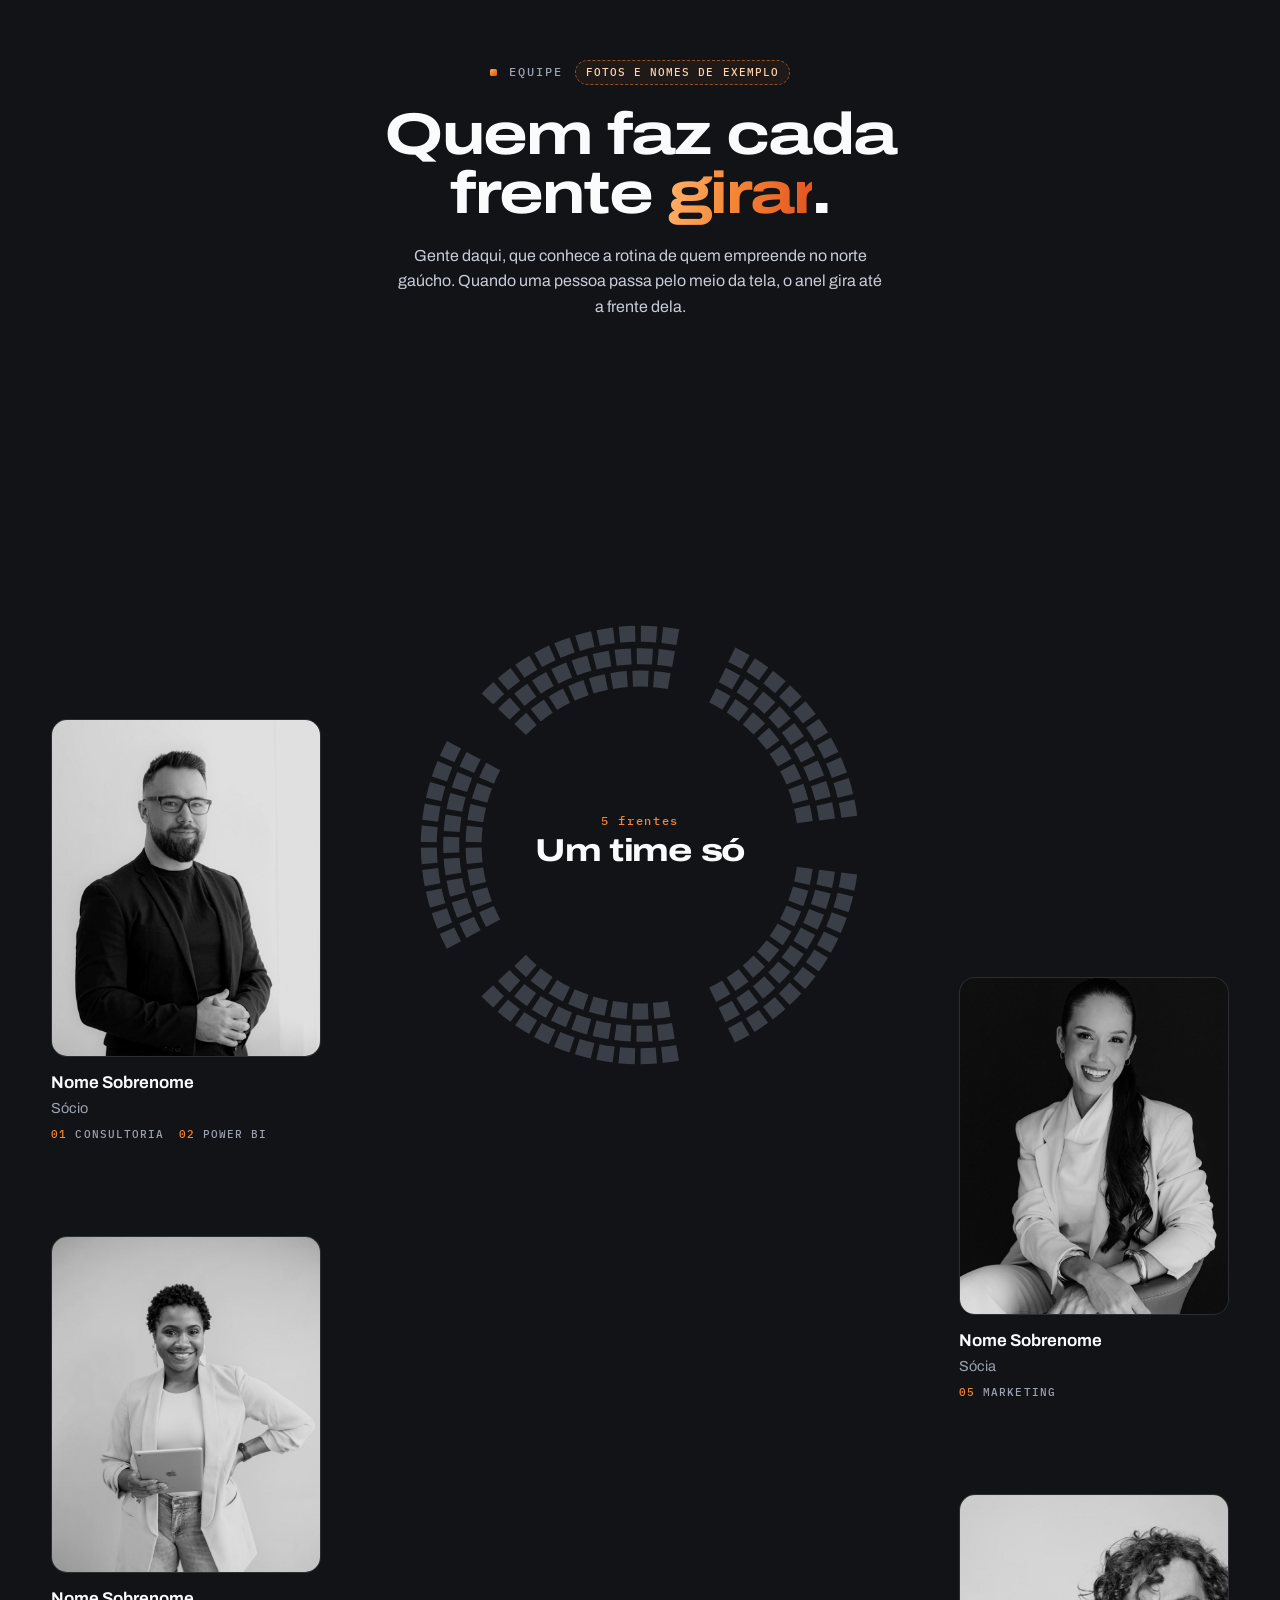
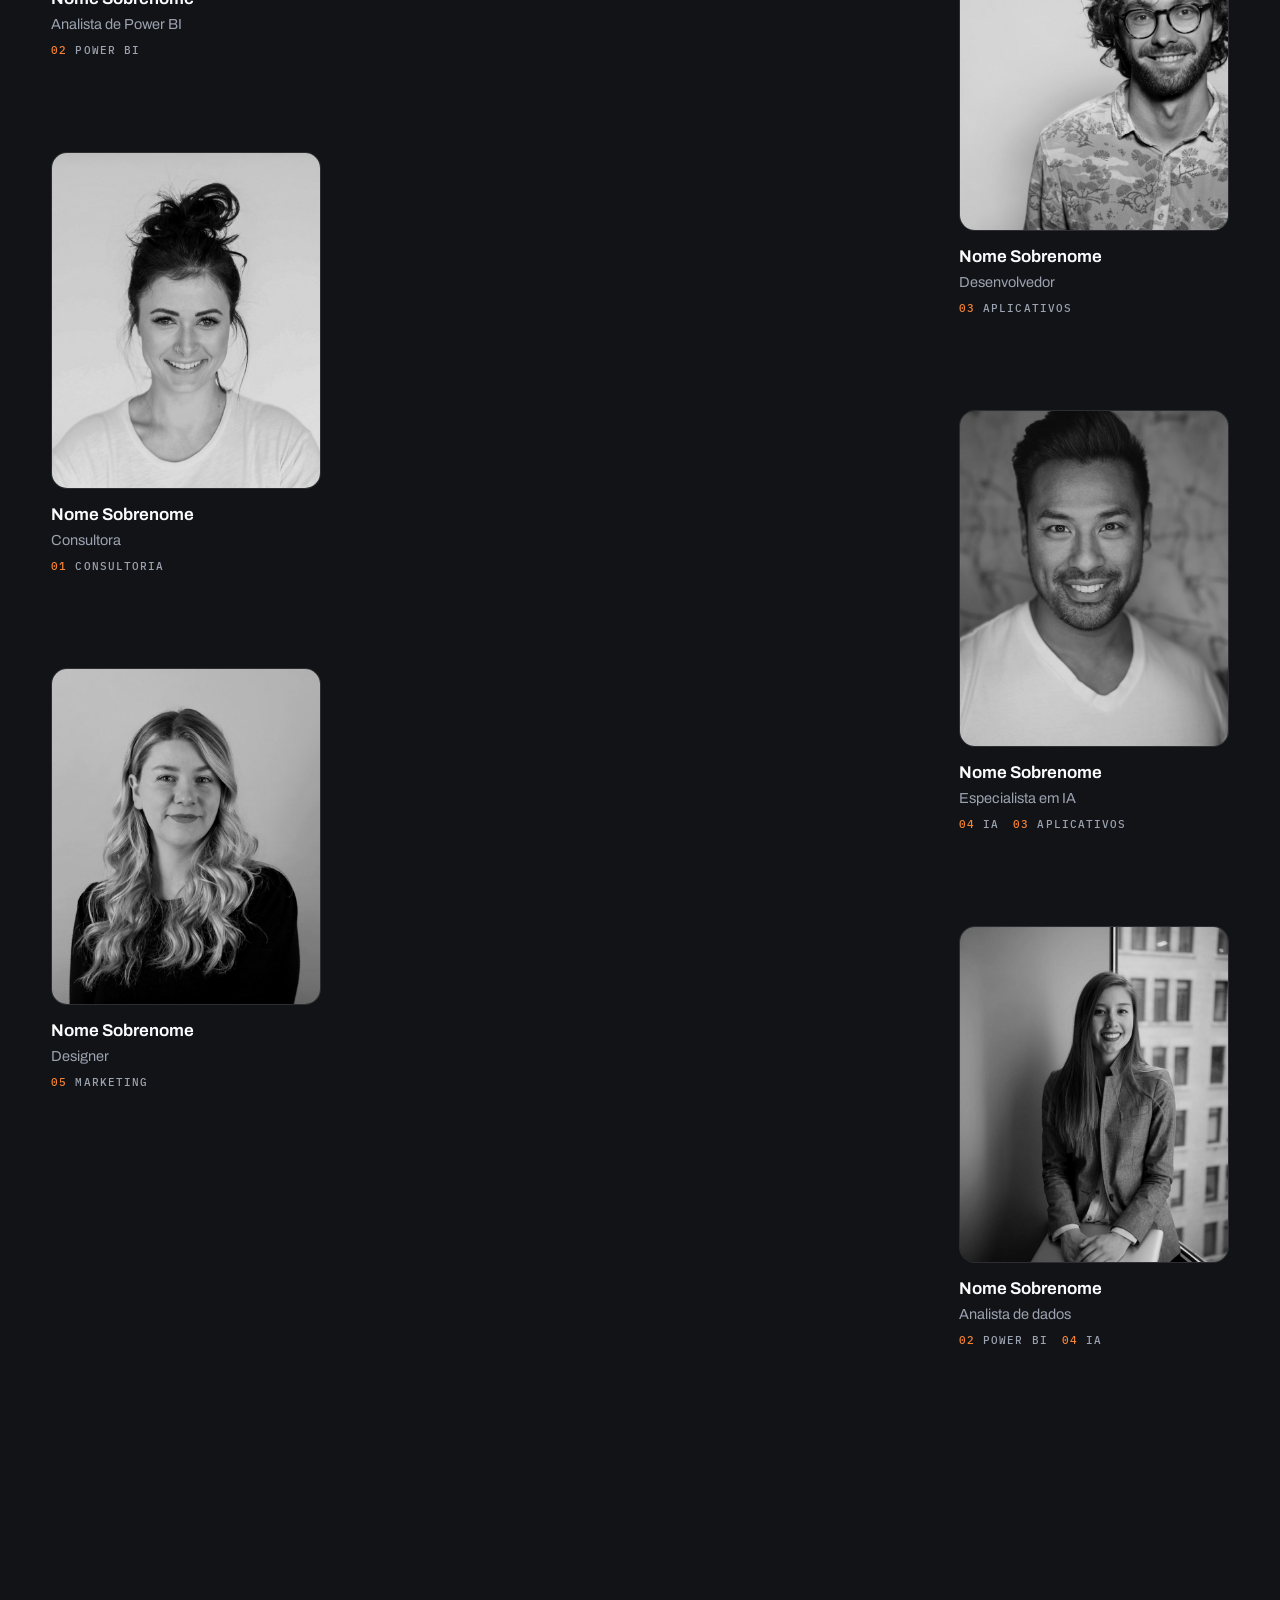
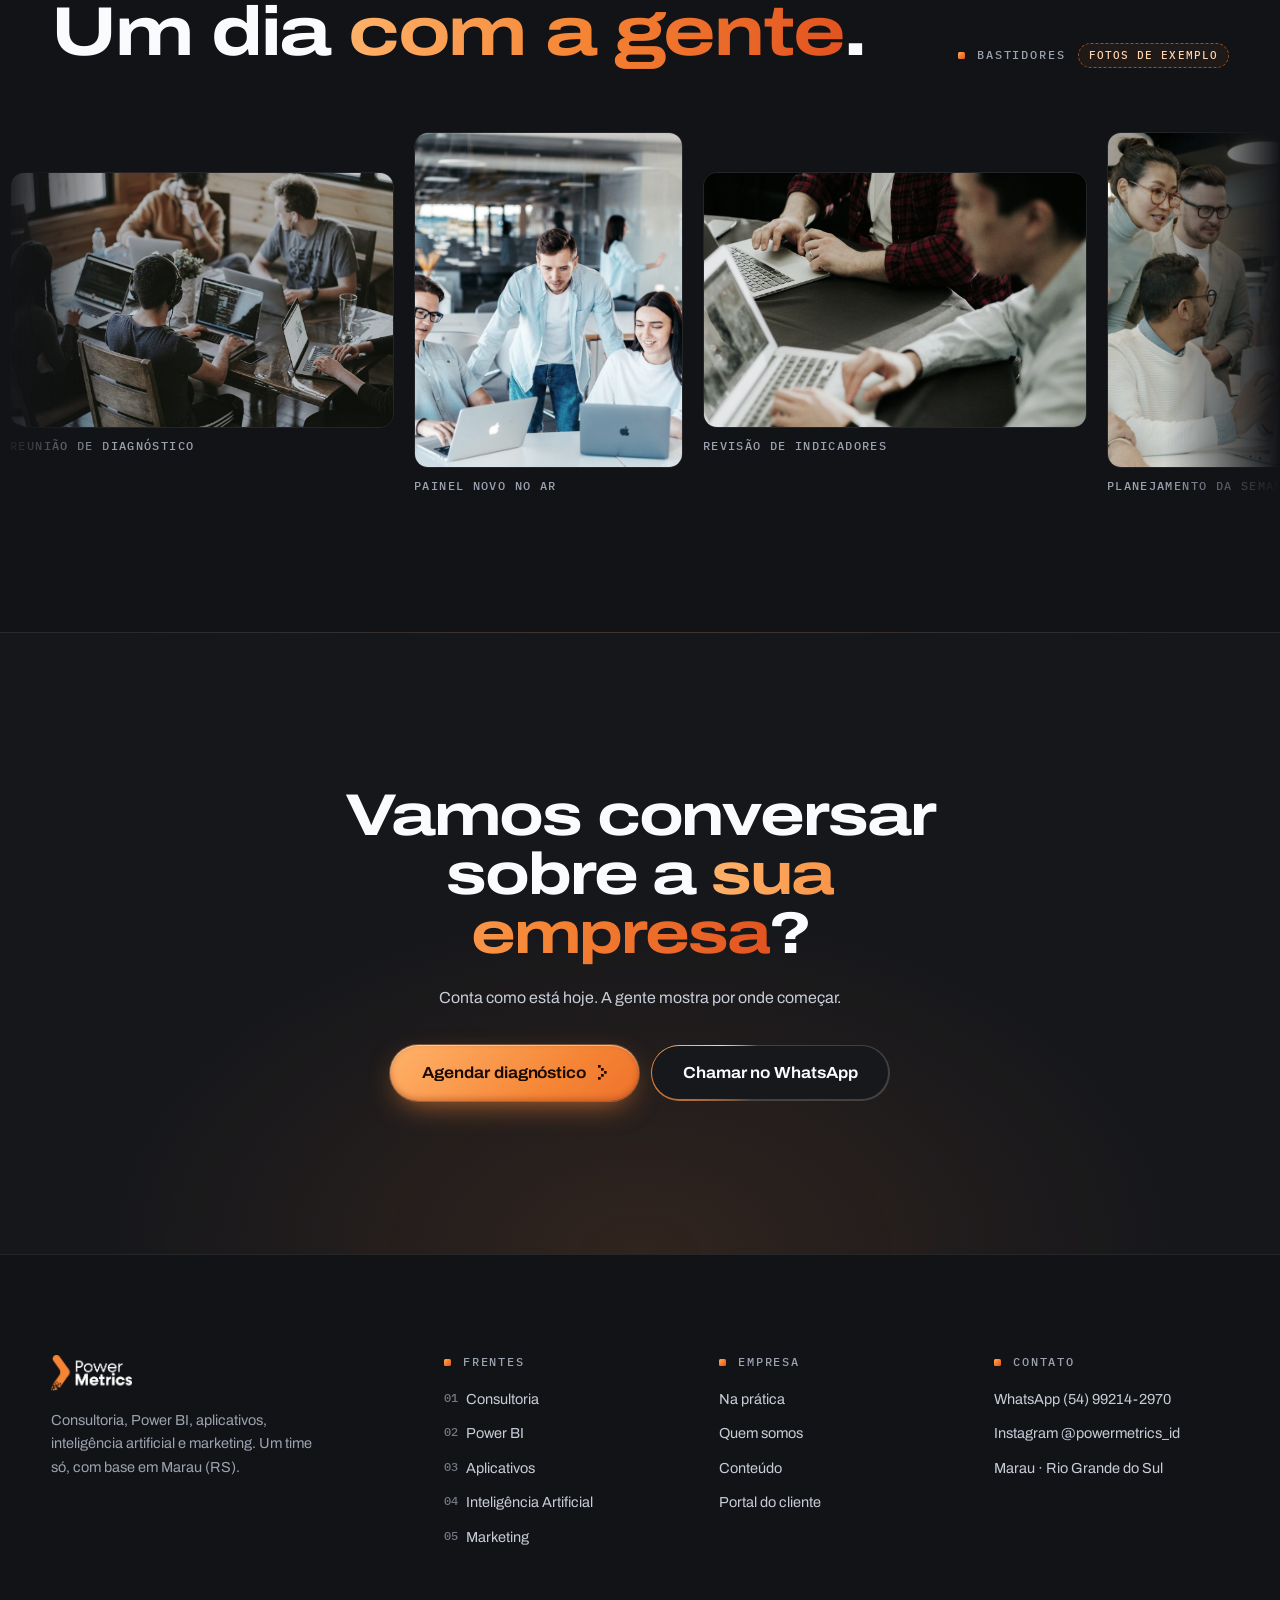
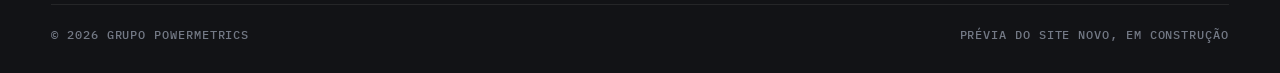
<file: v1/quem-somos.html>
<!doctype html>
<html lang="pt-BR">
<head>
  <meta charset="utf-8">
  <meta name="viewport" content="width=device-width, initial-scale=1, viewport-fit=cover">
  <meta name="theme-color" content="#121316">
  <meta name="robots" content="noindex, nofollow">
  <link rel="icon" href="assets/favicon.svg" type="image/svg+xml">
  <link rel="preconnect" href="https://fonts.googleapis.com">
  <link rel="preconnect" href="https://fonts.gstatic.com" crossorigin>
  <link rel="stylesheet" href="https://fonts.googleapis.com/css2?family=Archivo:wdth,wght@62..125,100..900&family=IBM+Plex+Mono:wght@400;500&display=swap">
  <link rel="stylesheet" href="styles.css?v=14">
  <script>
    (function () {
      var raiz = document.documentElement;
      raiz.classList.add('js');
      if (window.matchMedia && matchMedia('(prefers-reduced-motion: reduce)').matches) raiz.classList.add('reduzido');
    })();
  </script>
  <script src="js/site.js?v=14" defer></script>

  <title>Quem somos · Grupo PowerMetrics</title>
  <meta name="description" content="A história do Grupo PowerMetrics e o time de consultoria, Power BI, aplicativos, inteligência artificial e marketing, com base em Marau (RS).">
  <script src="js/quem-somos.js?v=14" defer></script>
</head>
<body class="pagina-interna pagina-quem-somos">
  <a class="pular-conteudo" href="#conteudo">Ir para o conteúdo</a>
  <header class="topo">
    <a class="marca" href="./" aria-label="Grupo PowerMetrics, início">
      <img src="assets/powermetrics-logo.png" alt="PowerMetrics" width="700" height="310">
    </a>

    <nav class="nav" aria-label="Principal">
      <div class="nav-item tem-sub">
        <button class="nav-link" type="button" aria-expanded="false" aria-controls="sub-frentes" data-sub>
          Frentes <i class="seta-baixo" aria-hidden="true"></i>
        </button>
        <div class="submenu" id="sub-frentes">
          <a class="sub-item" href="./#frente-01"><b>01</b><span><strong>Consultoria</strong><small>Organizar a casa</small></span></a>
          <a class="sub-item" href="./#frente-02"><b>02</b><span><strong>Power BI</strong><small>Enxergar os números</small></span></a>
          <a class="sub-item" href="./#frente-03"><b>03</b><span><strong>Aplicativos</strong><small>Conectar a rotina</small></span></a>
          <a class="sub-item" href="./#frente-04"><b>04</b><span><strong>Inteligência Artificial</strong><small>Automatizar o repetitivo</small></span></a>
          <a class="sub-item" href="./#frente-05"><b>05</b><span><strong>Marketing</strong><small>Crescer em vendas</small></span></a>
        </div>
      </div>
      <a class="nav-link" href="./#na-pratica">Na prática</a>
      <a class="nav-link" href="quem-somos.html" data-pagina="quem-somos" aria-current="page">Quem somos</a>
      <a class="nav-link" href="blog.html" data-pagina="blog">Conteúdo</a>
    </nav>

    <div class="topo-acoes">
      
      <a class="btn btn-fantasma btn-pequeno topo-entrar" href="https://powermetrics-dash-6496.web.app/">Entrar</a>
      <a class="btn btn-brasa btn-pequeno topo-cta" href="https://wa.me/5554992142970?text=Ol%C3%A1%21%20Quero%20agendar%20um%20diagn%C3%B3stico%20com%20a%20PowerMetrics.">Agendar diagnóstico</a>
      <button class="menu-botao" type="button" aria-expanded="false" aria-controls="menu-celular" aria-label="Abrir menu" data-menu>
        <i></i><i></i>
      </button>
    </div>
  </header>

  <div class="menu-celular" id="menu-celular" hidden>
    <nav aria-label="Menu">
      <p class="olho">Frentes</p>
      <a href="./#frente-01"><b>01</b>Consultoria</a>
      <a href="./#frente-02"><b>02</b>Power BI</a>
      <a href="./#frente-03"><b>03</b>Aplicativos</a>
      <a href="./#frente-04"><b>04</b>Inteligência Artificial</a>
      <a href="./#frente-05"><b>05</b>Marketing</a>
      <p class="olho">Empresa</p>
      <a href="./#na-pratica">Na prática</a>
      <a href="quem-somos.html">Quem somos</a>
      <a href="blog.html">Conteúdo</a>
      <a href="https://powermetrics-dash-6496.web.app/">Entrar no portal do cliente</a>
    </nav>
    <a class="btn btn-brasa btn-grande" href="https://wa.me/5554992142970?text=Ol%C3%A1%21%20Quero%20agendar%20um%20diagn%C3%B3stico%20com%20a%20PowerMetrics.">Agendar diagnóstico <svg class="seta-px" viewBox="0 0 9 15" aria-hidden="true"><rect x="0" y="0" width="2.7" height="2.7"/><rect x="3" y="3" width="2.7" height="2.7"/><rect x="6" y="6" width="2.7" height="2.7"/><rect x="3" y="9" width="2.7" height="2.7"/><rect x="0" y="12" width="2.7" height="2.7"/></svg></a>
  </div>


  <main id="conteudo">
    <section class="pagina-hero">
      <div class="conteiner">
        <p class="olho">Quem somos</p>
        <h1 class="titulo-pagina">Prazer, <em>PowerMetrics</em>.</h1>
        <p class="apoio apoio-grande">Um grupo de Marau que junta gestão, dados, tecnologia e marketing num time só, pra empresa crescer com o pé no chão.</p>
      </div>
    </section>

    <!-- vídeo do sócio (reservado) -->
    <section class="qs-video" aria-label="Vídeo: como a PowerMetrics nasceu">
      <div class="conteiner">
        <figure class="video-moldura" data-revelar>
          <img src="assets/fotos/exemplo/bastidores-3.jpg" alt="" loading="lazy" width="1200" height="800">
          <span class="video-play" aria-hidden="true"><i></i></span>
          <figcaption>
            <span class="selo">Vídeo em produção</span>
            <strong>Como a PowerMetrics nasceu</strong>
            <small>O sócio conta de onde veio a ideia e por que o grupo existe, em dois ou três minutos.</small>
          </figcaption>
        </figure>
      </div>
    </section>

    <!-- história: os marcos passam por cima do símbolo, que se monta peça por peça -->
    <section class="historia" aria-labelledby="historia-titulo">
      <div class="conteiner cabeca-centro historia-cabeca" data-revelar>
        <p class="olho">Nossa história <span class="selo">Exemplo · datas e textos a confirmar</span></p>
        <h2 class="titulo-secao" id="historia-titulo">De uma pergunta a <em>cinco frentes</em>.</h2>
        <p class="apoio">Cada fase acrescentou uma peça. Role e veja o símbolo se montar com elas.</p>
      </div>

      <div class="historia-corpo">
        <div class="historia-palco" aria-hidden="true">
          <svg class="chevron-celulas" viewBox="-2 -2 168 314" aria-hidden="true"><defs><linearGradient id="brasa-cel" x1="0" y1="0" x2="1" y2="1"><stop offset="0" stop-color="#FFB36B"/><stop offset=".45" stop-color="#F58434"/><stop offset="1" stop-color="#E2521F"/></linearGradient></defs><g fill="url(#brasa-cel)"><rect x="32.6" y="0.6" width="6.7" height="6.7" rx="1.2" style="--i:0"/><rect x="40.6" y="0.6" width="6.7" height="6.7" rx="1.2" style="--i:1"/><rect x="48.6" y="0.6" width="6.7" height="6.7" rx="1.2" style="--i:2"/><rect x="56.6" y="0.6" width="6.7" height="6.7" rx="1.2" style="--i:3"/><rect x="24.6" y="8.6" width="6.7" height="6.7" rx="1.2" style="--i:4"/><rect x="32.6" y="8.6" width="6.7" height="6.7" rx="1.2" style="--i:5"/><rect x="40.6" y="8.6" width="6.7" height="6.7" rx="1.2" style="--i:6"/><rect x="48.6" y="8.6" width="6.7" height="6.7" rx="1.2" style="--i:7"/><rect x="56.6" y="8.6" width="6.7" height="6.7" rx="1.2" style="--i:8"/><rect x="64.6" y="8.6" width="6.7" height="6.7" rx="1.2" style="--i:9"/><rect x="16.6" y="16.6" width="6.7" height="6.7" rx="1.2" style="--i:10"/><rect x="24.6" y="16.6" width="6.7" height="6.7" rx="1.2" style="--i:11"/><rect x="32.6" y="16.6" width="6.7" height="6.7" rx="1.2" style="--i:12"/><rect x="40.6" y="16.6" width="6.7" height="6.7" rx="1.2" style="--i:13"/><rect x="48.6" y="16.6" width="6.7" height="6.7" rx="1.2" style="--i:14"/><rect x="16.6" y="24.6" width="6.7" height="6.7" rx="1.2" style="--i:15"/><rect x="24.6" y="24.6" width="6.7" height="6.7" rx="1.2" style="--i:16"/><rect x="56.6" y="16.6" width="6.7" height="6.7" rx="1.2" style="--i:17"/><rect x="64.6" y="16.6" width="6.7" height="6.7" rx="1.2" style="--i:18"/><rect x="72.6" y="16.6" width="6.7" height="6.7" rx="1.2" style="--i:19"/><rect x="32.6" y="24.6" width="6.7" height="6.7" rx="1.2" style="--i:20"/><rect x="40.6" y="24.6" width="6.7" height="6.7" rx="1.2" style="--i:21"/><rect x="48.6" y="24.6" width="6.7" height="6.7" rx="1.2" style="--i:22"/><rect x="16.6" y="32.6" width="6.7" height="6.7" rx="1.2" style="--i:23"/><rect x="56.6" y="24.6" width="6.7" height="6.7" rx="1.2" style="--i:24"/><rect x="24.6" y="32.6" width="6.7" height="6.7" rx="1.2" style="--i:25"/><rect x="32.6" y="32.6" width="6.7" height="6.7" rx="1.2" style="--i:26"/><rect x="40.6" y="32.6" width="6.7" height="6.7" rx="1.2" style="--i:27"/><rect x="16.6" y="40.6" width="6.7" height="6.7" rx="1.2" style="--i:28"/><rect x="24.6" y="40.6" width="6.7" height="6.7" rx="1.2" style="--i:29"/><rect x="64.6" y="24.6" width="6.7" height="6.7" rx="1.2" style="--i:30"/><rect x="48.6" y="32.6" width="6.7" height="6.7" rx="1.2" style="--i:31"/><rect x="32.6" y="40.6" width="6.7" height="6.7" rx="1.2" style="--i:32"/><rect x="72.6" y="24.6" width="6.7" height="6.7" rx="1.2" style="--i:33"/><rect x="56.6" y="32.6" width="6.7" height="6.7" rx="1.2" style="--i:34"/><rect x="40.6" y="40.6" width="6.7" height="6.7" rx="1.2" style="--i:35"/><rect x="24.6" y="48.6" width="6.7" height="6.7" rx="1.2" style="--i:36"/><rect x="32.6" y="48.6" width="6.7" height="6.7" rx="1.2" style="--i:37"/><rect x="64.6" y="32.6" width="6.7" height="6.7" rx="1.2" style="--i:38"/><rect x="48.6" y="40.6" width="6.7" height="6.7" rx="1.2" style="--i:39"/><rect x="40.6" y="48.6" width="6.7" height="6.7" rx="1.2" style="--i:40"/><rect x="24.6" y="56.6" width="6.7" height="6.7" rx="1.2" style="--i:41"/><rect x="80.6" y="24.6" width="6.7" height="6.7" rx="1.2" style="--i:42"/><rect x="72.6" y="32.6" width="6.7" height="6.7" rx="1.2" style="--i:43"/><rect x="56.6" y="40.6" width="6.7" height="6.7" rx="1.2" style="--i:44"/><rect x="48.6" y="48.6" width="6.7" height="6.7" rx="1.2" style="--i:45"/><rect x="32.6" y="56.6" width="6.7" height="6.7" rx="1.2" style="--i:46"/><rect x="40.6" y="56.6" width="6.7" height="6.7" rx="1.2" style="--i:47"/><rect x="64.6" y="40.6" width="6.7" height="6.7" rx="1.2" style="--i:48"/><rect x="80.6" y="32.6" width="6.7" height="6.7" rx="1.2" style="--i:49"/><rect x="72.6" y="40.6" width="6.7" height="6.7" rx="1.2" style="--i:50"/><rect x="56.6" y="48.6" width="6.7" height="6.7" rx="1.2" style="--i:51"/><rect x="48.6" y="56.6" width="6.7" height="6.7" rx="1.2" style="--i:52"/><rect x="32.6" y="64.6" width="6.7" height="6.7" rx="1.2" style="--i:53"/><rect x="40.6" y="64.6" width="6.7" height="6.7" rx="1.2" style="--i:54"/><rect x="80.6" y="40.6" width="6.7" height="6.7" rx="1.2" style="--i:55"/><rect x="64.6" y="48.6" width="6.7" height="6.7" rx="1.2" style="--i:56"/><rect x="56.6" y="56.6" width="6.7" height="6.7" rx="1.2" style="--i:57"/><rect x="48.6" y="64.6" width="6.7" height="6.7" rx="1.2" style="--i:58"/><rect x="72.6" y="48.6" width="6.7" height="6.7" rx="1.2" style="--i:59"/><rect x="64.6" y="56.6" width="6.7" height="6.7" rx="1.2" style="--i:60"/><rect x="40.6" y="72.6" width="6.7" height="6.7" rx="1.2" style="--i:61"/><rect x="88.6" y="40.6" width="6.7" height="6.7" rx="1.2" style="--i:62"/><rect x="80.6" y="48.6" width="6.7" height="6.7" rx="1.2" style="--i:63"/><rect x="56.6" y="64.6" width="6.7" height="6.7" rx="1.2" style="--i:64"/><rect x="48.6" y="72.6" width="6.7" height="6.7" rx="1.2" style="--i:65"/><rect x="88.6" y="48.6" width="6.7" height="6.7" rx="1.2" style="--i:66"/><rect x="72.6" y="56.6" width="6.7" height="6.7" rx="1.2" style="--i:67"/><rect x="64.6" y="64.6" width="6.7" height="6.7" rx="1.2" style="--i:68"/><rect x="56.6" y="72.6" width="6.7" height="6.7" rx="1.2" style="--i:69"/><rect x="48.6" y="80.6" width="6.7" height="6.7" rx="1.2" style="--i:70"/><rect x="96.6" y="48.6" width="6.7" height="6.7" rx="1.2" style="--i:71"/><rect x="80.6" y="56.6" width="6.7" height="6.7" rx="1.2" style="--i:72"/><rect x="88.6" y="56.6" width="6.7" height="6.7" rx="1.2" style="--i:73"/><rect x="72.6" y="64.6" width="6.7" height="6.7" rx="1.2" style="--i:74"/><rect x="64.6" y="72.6" width="6.7" height="6.7" rx="1.2" style="--i:75"/><rect x="56.6" y="80.6" width="6.7" height="6.7" rx="1.2" style="--i:76"/><rect x="80.6" y="64.6" width="6.7" height="6.7" rx="1.2" style="--i:77"/><rect x="72.6" y="72.6" width="6.7" height="6.7" rx="1.2" style="--i:78"/><rect x="48.6" y="88.6" width="6.7" height="6.7" rx="1.2" style="--i:79"/><rect x="96.6" y="56.6" width="6.7" height="6.7" rx="1.2" style="--i:80"/><rect x="64.6" y="80.6" width="6.7" height="6.7" rx="1.2" style="--i:81"/><rect x="88.6" y="64.6" width="6.7" height="6.7" rx="1.2" style="--i:82"/><rect x="80.6" y="72.6" width="6.7" height="6.7" rx="1.2" style="--i:83"/><rect x="56.6" y="88.6" width="6.7" height="6.7" rx="1.2" style="--i:84"/><rect x="72.6" y="80.6" width="6.7" height="6.7" rx="1.2" style="--i:85"/><rect x="96.6" y="64.6" width="6.7" height="6.7" rx="1.2" style="--i:86"/><rect x="104.6" y="64.6" width="6.7" height="6.7" rx="1.2" style="--i:87"/><rect x="88.6" y="72.6" width="6.7" height="6.7" rx="1.2" style="--i:88"/><rect x="80.6" y="80.6" width="6.7" height="6.7" rx="1.2" style="--i:89"/><rect x="64.6" y="88.6" width="6.7" height="6.7" rx="1.2" style="--i:90"/><rect x="56.6" y="96.6" width="6.7" height="6.7" rx="1.2" style="--i:91"/><rect x="96.6" y="72.6" width="6.7" height="6.7" rx="1.2" style="--i:92"/><rect x="72.6" y="88.6" width="6.7" height="6.7" rx="1.2" style="--i:93"/><rect x="64.6" y="96.6" width="6.7" height="6.7" rx="1.2" style="--i:94"/><rect x="88.6" y="80.6" width="6.7" height="6.7" rx="1.2" style="--i:95"/><rect x="104.6" y="72.6" width="6.7" height="6.7" rx="1.2" style="--i:96"/><rect x="80.6" y="88.6" width="6.7" height="6.7" rx="1.2" style="--i:97"/><rect x="72.6" y="96.6" width="6.7" height="6.7" rx="1.2" style="--i:98"/><rect x="96.6" y="80.6" width="6.7" height="6.7" rx="1.2" style="--i:99"/><rect x="88.6" y="88.6" width="6.7" height="6.7" rx="1.2" style="--i:100"/><rect x="64.6" y="104.6" width="6.7" height="6.7" rx="1.2" style="--i:101"/><rect x="112.6" y="72.6" width="6.7" height="6.7" rx="1.2" style="--i:102"/><rect x="80.6" y="96.6" width="6.7" height="6.7" rx="1.2" style="--i:103"/><rect x="104.6" y="80.6" width="6.7" height="6.7" rx="1.2" style="--i:104"/><rect x="96.6" y="88.6" width="6.7" height="6.7" rx="1.2" style="--i:105"/><rect x="72.6" y="104.6" width="6.7" height="6.7" rx="1.2" style="--i:106"/><rect x="64.6" y="112.6" width="6.7" height="6.7" rx="1.2" style="--i:107"/><rect x="88.6" y="96.6" width="6.7" height="6.7" rx="1.2" style="--i:108"/><rect x="112.6" y="80.6" width="6.7" height="6.7" rx="1.2" style="--i:109"/><rect x="104.6" y="88.6" width="6.7" height="6.7" rx="1.2" style="--i:110"/><rect x="80.6" y="104.6" width="6.7" height="6.7" rx="1.2" style="--i:111"/><rect x="120.6" y="80.6" width="6.7" height="6.7" rx="1.2" style="--i:112"/><rect x="96.6" y="96.6" width="6.7" height="6.7" rx="1.2" style="--i:113"/><rect x="88.6" y="104.6" width="6.7" height="6.7" rx="1.2" style="--i:114"/><rect x="72.6" y="112.6" width="6.7" height="6.7" rx="1.2" style="--i:115"/><rect x="80.6" y="112.6" width="6.7" height="6.7" rx="1.2" style="--i:116"/><rect x="72.6" y="120.6" width="6.7" height="6.7" rx="1.2" style="--i:117"/><rect x="112.6" y="88.6" width="6.7" height="6.7" rx="1.2" style="--i:118"/><rect x="104.6" y="96.6" width="6.7" height="6.7" rx="1.2" style="--i:119"/><rect x="96.6" y="104.6" width="6.7" height="6.7" rx="1.2" style="--i:120"/><rect x="88.6" y="112.6" width="6.7" height="6.7" rx="1.2" style="--i:121"/><rect x="80.6" y="120.6" width="6.7" height="6.7" rx="1.2" style="--i:122"/><rect x="120.6" y="88.6" width="6.7" height="6.7" rx="1.2" style="--i:123"/><rect x="112.6" y="96.6" width="6.7" height="6.7" rx="1.2" style="--i:124"/><rect x="104.6" y="104.6" width="6.7" height="6.7" rx="1.2" style="--i:125"/><rect x="96.6" y="112.6" width="6.7" height="6.7" rx="1.2" style="--i:126"/><rect x="88.6" y="120.6" width="6.7" height="6.7" rx="1.2" style="--i:127"/><rect x="120.6" y="96.6" width="6.7" height="6.7" rx="1.2" style="--i:128"/><rect x="112.6" y="104.6" width="6.7" height="6.7" rx="1.2" style="--i:129"/><rect x="104.6" y="112.6" width="6.7" height="6.7" rx="1.2" style="--i:130"/><rect x="96.6" y="120.6" width="6.7" height="6.7" rx="1.2" style="--i:131"/><rect x="80.6" y="128.6" width="6.7" height="6.7" rx="1.2" style="--i:132"/><rect x="128.6" y="96.6" width="6.7" height="6.7" rx="1.2" style="--i:133"/><rect x="120.6" y="104.6" width="6.7" height="6.7" rx="1.2" style="--i:134"/><rect x="112.6" y="112.6" width="6.7" height="6.7" rx="1.2" style="--i:135"/><rect x="88.6" y="128.6" width="6.7" height="6.7" rx="1.2" style="--i:136"/><rect x="128.6" y="104.6" width="6.7" height="6.7" rx="1.2" style="--i:137"/><rect x="120.6" y="112.6" width="6.7" height="6.7" rx="1.2" style="--i:138"/><rect x="104.6" y="120.6" width="6.7" height="6.7" rx="1.2" style="--i:139"/><rect x="96.6" y="128.6" width="6.7" height="6.7" rx="1.2" style="--i:140"/><rect x="80.6" y="136.6" width="6.7" height="6.7" rx="1.2" style="--i:141"/><rect x="88.6" y="136.6" width="6.7" height="6.7" rx="1.2" style="--i:142"/><rect x="136.6" y="104.6" width="6.7" height="6.7" rx="1.2" style="--i:143"/><rect x="112.6" y="120.6" width="6.7" height="6.7" rx="1.2" style="--i:144"/><rect x="104.6" y="128.6" width="6.7" height="6.7" rx="1.2" style="--i:145"/><rect x="128.6" y="112.6" width="6.7" height="6.7" rx="1.2" style="--i:146"/><rect x="136.6" y="112.6" width="6.7" height="6.7" rx="1.2" style="--i:147"/><rect x="120.6" y="120.6" width="6.7" height="6.7" rx="1.2" style="--i:148"/><rect x="144.6" y="112.6" width="6.7" height="6.7" rx="1.2" style="--i:149"/><rect x="128.6" y="120.6" width="6.7" height="6.7" rx="1.2" style="--i:150"/><rect x="136.6" y="120.6" width="6.7" height="6.7" rx="1.2" style="--i:151"/><rect x="112.6" y="128.6" width="6.7" height="6.7" rx="1.2" style="--i:152"/><rect x="120.6" y="128.6" width="6.7" height="6.7" rx="1.2" style="--i:153"/><rect x="96.6" y="136.6" width="6.7" height="6.7" rx="1.2" style="--i:154"/><rect x="104.6" y="136.6" width="6.7" height="6.7" rx="1.2" style="--i:155"/><rect x="144.6" y="120.6" width="6.7" height="6.7" rx="1.2" style="--i:156"/><rect x="128.6" y="128.6" width="6.7" height="6.7" rx="1.2" style="--i:157"/><rect x="136.6" y="128.6" width="6.7" height="6.7" rx="1.2" style="--i:158"/><rect x="144.6" y="128.6" width="6.7" height="6.7" rx="1.2" style="--i:159"/><rect x="152.6" y="128.6" width="6.7" height="6.7" rx="1.2" style="--i:160"/><rect x="112.6" y="136.6" width="6.7" height="6.7" rx="1.2" style="--i:161"/><rect x="120.6" y="136.6" width="6.7" height="6.7" rx="1.2" style="--i:162"/><rect x="128.6" y="136.6" width="6.7" height="6.7" rx="1.2" style="--i:163"/><rect x="136.6" y="136.6" width="6.7" height="6.7" rx="1.2" style="--i:164"/><rect x="144.6" y="136.6" width="6.7" height="6.7" rx="1.2" style="--i:165"/><rect x="152.6" y="136.6" width="6.7" height="6.7" rx="1.2" style="--i:166"/><rect x="88.6" y="144.6" width="6.7" height="6.7" rx="1.2" style="--i:167"/><rect x="96.6" y="144.6" width="6.7" height="6.7" rx="1.2" style="--i:168"/><rect x="104.6" y="144.6" width="6.7" height="6.7" rx="1.2" style="--i:169"/><rect x="112.6" y="144.6" width="6.7" height="6.7" rx="1.2" style="--i:170"/><rect x="120.6" y="144.6" width="6.7" height="6.7" rx="1.2" style="--i:171"/><rect x="128.6" y="144.6" width="6.7" height="6.7" rx="1.2" style="--i:172"/><rect x="136.6" y="144.6" width="6.7" height="6.7" rx="1.2" style="--i:173"/><rect x="144.6" y="144.6" width="6.7" height="6.7" rx="1.2" style="--i:174"/><rect x="152.6" y="144.6" width="6.7" height="6.7" rx="1.2" style="--i:175"/><rect x="136.6" y="152.6" width="6.7" height="6.7" rx="1.2" style="--i:176"/><rect x="144.6" y="152.6" width="6.7" height="6.7" rx="1.2" style="--i:177"/><rect x="152.6" y="152.6" width="6.7" height="6.7" rx="1.2" style="--i:178"/><rect x="120.6" y="152.6" width="6.7" height="6.7" rx="1.2" style="--i:179"/><rect x="128.6" y="152.6" width="6.7" height="6.7" rx="1.2" style="--i:180"/><rect x="80.6" y="144.6" width="6.7" height="6.7" rx="1.2" style="--i:181"/><rect x="112.6" y="152.6" width="6.7" height="6.7" rx="1.2" style="--i:182"/><rect x="128.6" y="160.6" width="6.7" height="6.7" rx="1.2" style="--i:183"/><rect x="136.6" y="160.6" width="6.7" height="6.7" rx="1.2" style="--i:184"/><rect x="144.6" y="160.6" width="6.7" height="6.7" rx="1.2" style="--i:185"/><rect x="152.6" y="160.6" width="6.7" height="6.7" rx="1.2" style="--i:186"/><rect x="104.6" y="152.6" width="6.7" height="6.7" rx="1.2" style="--i:187"/><rect x="120.6" y="160.6" width="6.7" height="6.7" rx="1.2" style="--i:188"/><rect x="136.6" y="168.6" width="6.7" height="6.7" rx="1.2" style="--i:189"/><rect x="144.6" y="168.6" width="6.7" height="6.7" rx="1.2" style="--i:190"/><rect x="96.6" y="152.6" width="6.7" height="6.7" rx="1.2" style="--i:191"/><rect x="112.6" y="160.6" width="6.7" height="6.7" rx="1.2" style="--i:192"/><rect x="128.6" y="168.6" width="6.7" height="6.7" rx="1.2" style="--i:193"/><rect x="88.6" y="152.6" width="6.7" height="6.7" rx="1.2" style="--i:194"/><rect x="104.6" y="160.6" width="6.7" height="6.7" rx="1.2" style="--i:195"/><rect x="120.6" y="168.6" width="6.7" height="6.7" rx="1.2" style="--i:196"/><rect x="136.6" y="176.6" width="6.7" height="6.7" rx="1.2" style="--i:197"/><rect x="112.6" y="168.6" width="6.7" height="6.7" rx="1.2" style="--i:198"/><rect x="128.6" y="176.6" width="6.7" height="6.7" rx="1.2" style="--i:199"/><rect x="136.6" y="184.6" width="6.7" height="6.7" rx="1.2" style="--i:200"/><rect x="96.6" y="160.6" width="6.7" height="6.7" rx="1.2" style="--i:201"/><rect x="120.6" y="176.6" width="6.7" height="6.7" rx="1.2" style="--i:202"/><rect x="128.6" y="184.6" width="6.7" height="6.7" rx="1.2" style="--i:203"/><rect x="104.6" y="168.6" width="6.7" height="6.7" rx="1.2" style="--i:204"/><rect x="80.6" y="152.6" width="6.7" height="6.7" rx="1.2" style="--i:205"/><rect x="88.6" y="160.6" width="6.7" height="6.7" rx="1.2" style="--i:206"/><rect x="96.6" y="168.6" width="6.7" height="6.7" rx="1.2" style="--i:207"/><rect x="112.6" y="176.6" width="6.7" height="6.7" rx="1.2" style="--i:208"/><rect x="120.6" y="184.6" width="6.7" height="6.7" rx="1.2" style="--i:209"/><rect x="128.6" y="192.6" width="6.7" height="6.7" rx="1.2" style="--i:210"/><rect x="80.6" y="160.6" width="6.7" height="6.7" rx="1.2" style="--i:211"/><rect x="88.6" y="168.6" width="6.7" height="6.7" rx="1.2" style="--i:212"/><rect x="104.6" y="176.6" width="6.7" height="6.7" rx="1.2" style="--i:213"/><rect x="112.6" y="184.6" width="6.7" height="6.7" rx="1.2" style="--i:214"/><rect x="120.6" y="192.6" width="6.7" height="6.7" rx="1.2" style="--i:215"/><rect x="80.6" y="168.6" width="6.7" height="6.7" rx="1.2" style="--i:216"/><rect x="96.6" y="176.6" width="6.7" height="6.7" rx="1.2" style="--i:217"/><rect x="104.6" y="184.6" width="6.7" height="6.7" rx="1.2" style="--i:218"/><rect x="112.6" y="192.6" width="6.7" height="6.7" rx="1.2" style="--i:219"/><rect x="120.6" y="200.6" width="6.7" height="6.7" rx="1.2" style="--i:220"/><rect x="72.6" y="168.6" width="6.7" height="6.7" rx="1.2" style="--i:221"/><rect x="80.6" y="176.6" width="6.7" height="6.7" rx="1.2" style="--i:222"/><rect x="88.6" y="176.6" width="6.7" height="6.7" rx="1.2" style="--i:223"/><rect x="96.6" y="184.6" width="6.7" height="6.7" rx="1.2" style="--i:224"/><rect x="104.6" y="192.6" width="6.7" height="6.7" rx="1.2" style="--i:225"/><rect x="88.6" y="184.6" width="6.7" height="6.7" rx="1.2" style="--i:226"/><rect x="112.6" y="200.6" width="6.7" height="6.7" rx="1.2" style="--i:227"/><rect x="72.6" y="176.6" width="6.7" height="6.7" rx="1.2" style="--i:228"/><rect x="96.6" y="192.6" width="6.7" height="6.7" rx="1.2" style="--i:229"/><rect x="104.6" y="200.6" width="6.7" height="6.7" rx="1.2" style="--i:230"/><rect x="80.6" y="184.6" width="6.7" height="6.7" rx="1.2" style="--i:231"/><rect x="112.6" y="208.6" width="6.7" height="6.7" rx="1.2" style="--i:232"/><rect x="64.6" y="176.6" width="6.7" height="6.7" rx="1.2" style="--i:233"/><rect x="88.6" y="192.6" width="6.7" height="6.7" rx="1.2" style="--i:234"/><rect x="96.6" y="200.6" width="6.7" height="6.7" rx="1.2" style="--i:235"/><rect x="72.6" y="184.6" width="6.7" height="6.7" rx="1.2" style="--i:236"/><rect x="104.6" y="208.6" width="6.7" height="6.7" rx="1.2" style="--i:237"/><rect x="80.6" y="192.6" width="6.7" height="6.7" rx="1.2" style="--i:238"/><rect x="88.6" y="200.6" width="6.7" height="6.7" rx="1.2" style="--i:239"/><rect x="112.6" y="216.6" width="6.7" height="6.7" rx="1.2" style="--i:240"/><rect x="64.6" y="184.6" width="6.7" height="6.7" rx="1.2" style="--i:241"/><rect x="96.6" y="208.6" width="6.7" height="6.7" rx="1.2" style="--i:242"/><rect x="72.6" y="192.6" width="6.7" height="6.7" rx="1.2" style="--i:243"/><rect x="80.6" y="200.6" width="6.7" height="6.7" rx="1.2" style="--i:244"/><rect x="104.6" y="216.6" width="6.7" height="6.7" rx="1.2" style="--i:245"/><rect x="64.6" y="192.6" width="6.7" height="6.7" rx="1.2" style="--i:246"/><rect x="88.6" y="208.6" width="6.7" height="6.7" rx="1.2" style="--i:247"/><rect x="56.6" y="192.6" width="6.7" height="6.7" rx="1.2" style="--i:248"/><rect x="72.6" y="200.6" width="6.7" height="6.7" rx="1.2" style="--i:249"/><rect x="80.6" y="208.6" width="6.7" height="6.7" rx="1.2" style="--i:250"/><rect x="96.6" y="216.6" width="6.7" height="6.7" rx="1.2" style="--i:251"/><rect x="64.6" y="200.6" width="6.7" height="6.7" rx="1.2" style="--i:252"/><rect x="88.6" y="216.6" width="6.7" height="6.7" rx="1.2" style="--i:253"/><rect x="72.6" y="208.6" width="6.7" height="6.7" rx="1.2" style="--i:254"/><rect x="80.6" y="216.6" width="6.7" height="6.7" rx="1.2" style="--i:255"/><rect x="56.6" y="200.6" width="6.7" height="6.7" rx="1.2" style="--i:256"/><rect x="64.6" y="208.6" width="6.7" height="6.7" rx="1.2" style="--i:257"/><rect x="72.6" y="216.6" width="6.7" height="6.7" rx="1.2" style="--i:258"/><rect x="48.6" y="200.6" width="6.7" height="6.7" rx="1.2" style="--i:259"/><rect x="56.6" y="208.6" width="6.7" height="6.7" rx="1.2" style="--i:260"/><rect x="64.6" y="216.6" width="6.7" height="6.7" rx="1.2" style="--i:261"/><rect x="72.6" y="224.6" width="6.7" height="6.7" rx="1.2" style="--i:262"/><rect x="48.6" y="208.6" width="6.7" height="6.7" rx="1.2" style="--i:263"/><rect x="40.6" y="216.6" width="6.7" height="6.7" rx="1.2" style="--i:264"/><rect x="48.6" y="216.6" width="6.7" height="6.7" rx="1.2" style="--i:265"/><rect x="56.6" y="216.6" width="6.7" height="6.7" rx="1.2" style="--i:266"/><rect x="32.6" y="224.6" width="6.7" height="6.7" rx="1.2" style="--i:267"/><rect x="40.6" y="224.6" width="6.7" height="6.7" rx="1.2" style="--i:268"/><rect x="56.6" y="224.6" width="6.7" height="6.7" rx="1.2" style="--i:269"/><rect x="64.6" y="224.6" width="6.7" height="6.7" rx="1.2" style="--i:270"/><rect x="40.6" y="232.6" width="6.7" height="6.7" rx="1.2" style="--i:271"/><rect x="56.6" y="232.6" width="6.7" height="6.7" rx="1.2" style="--i:272"/><rect x="64.6" y="232.6" width="6.7" height="6.7" rx="1.2" style="--i:273"/><rect x="72.6" y="232.6" width="6.7" height="6.7" rx="1.2" style="--i:274"/><rect x="80.6" y="224.6" width="6.7" height="6.7" rx="1.2" style="--i:275"/><rect x="88.6" y="224.6" width="6.7" height="6.7" rx="1.2" style="--i:276"/><rect x="96.6" y="224.6" width="6.7" height="6.7" rx="1.2" style="--i:277"/><rect x="104.6" y="224.6" width="6.7" height="6.7" rx="1.2" style="--i:278"/><rect x="80.6" y="232.6" width="6.7" height="6.7" rx="1.2" style="--i:279"/><rect x="88.6" y="232.6" width="6.7" height="6.7" rx="1.2" style="--i:280"/><rect x="96.6" y="232.6" width="6.7" height="6.7" rx="1.2" style="--i:281"/><rect x="72.6" y="240.6" width="6.7" height="6.7" rx="1.2" style="--i:282"/><rect x="88.6" y="240.6" width="6.7" height="6.7" rx="1.2" style="--i:283"/><rect x="80.6" y="248.6" width="6.7" height="6.7" rx="1.2" style="--i:284"/><rect x="96.6" y="240.6" width="6.7" height="6.7" rx="1.2" style="--i:285"/><rect x="88.6" y="248.6" width="6.7" height="6.7" rx="1.2" style="--i:286"/><rect class="bit" x="62.3" y="256.8" width="19.3" height="19.3" rx="1.2" style="--i:287"/><rect class="bit" x="32.8" y="281.8" width="17.5" height="17.5" rx="1.2" style="--i:288"/><rect class="bit" x="41.8" y="238.3" width="17.5" height="17.5" rx="1.2" style="--i:289"/><rect class="bit" x="20.6" y="243.6" width="14.7" height="14.7" rx="1.2" style="--i:290"/><rect class="bit" x="27.0" y="265.5" width="12.0" height="12.0" rx="1.2" style="--i:291"/><rect class="bit" x="16.0" y="291.5" width="12.0" height="12.0" rx="1.2" style="--i:292"/><rect class="bit" x="6.0" y="273.5" width="11.0" height="11.0" rx="1.2" style="--i:293"/><rect class="bit" x="27.4" y="230.4" width="8.3" height="8.3" rx="1.2" style="--i:294"/><rect class="bit" x="48.3" y="265.3" width="7.4" height="7.4" rx="1.2" style="--i:295"/><rect class="bit" x="0.3" y="291.3" width="6.4" height="6.4" rx="1.2" style="--i:296"/><rect class="bit" x="8.2" y="260.2" width="4.6" height="4.6" rx="1.2" style="--i:297"/><rect class="bit" x="3.2" y="306.2" width="3.7" height="3.7" rx="1.2" style="--i:298"/></g></svg>
          <p class="historia-contador"><b>0</b> de 299 peças</p>
        </div>
        <ol class="marcos">
          <li class="marco">
            <span class="marco-ano">20XX</span>
            <h3>A pergunta que começou tudo</h3>
            <p>Quanto sobrou no fim do mês? Foi tentando responder isso pra donos de empresa da região que a PowerMetrics começou, organizando gestão e finanças.</p>
          </li>
          <li class="marco">
            <span class="marco-ano">20XX</span>
            <h3>Os números ganham um painel</h3>
            <p>O Power BI entra pra mostrar toda semana o que antes só aparecia no balanço.</p>
          </li>
          <li class="marco">
            <span class="marco-ano">20XX</span>
            <h3>O que o sistema não fazia, a gente construiu</h3>
            <p>Chegam os aplicativos sob medida, pra rotina que nenhum sistema pronto cobria.</p>
          </li>
          <li class="marco">
            <span class="marco-ano">20XX</span>
            <h3>A IA entra na rotina</h3>
            <p>Automação e agentes de IA passam a tirar da equipe o trabalho repetitivo.</p>
          </li>
          <li class="marco">
            <span class="marco-ano">Hoje</span>
            <h3>Cinco frentes, um time só</h3>
            <p>O marketing passa a fazer parte do grupo, e as cinco frentes trabalham juntas como Grupo PowerMetrics.</p>
          </li>
        </ol>
      </div>
    </section>

    <!-- equipe: o anel fica no meio, as pessoas passam dos dois lados e um fio liga cada uma à sua frente -->
    <section class="secao equipe" id="equipe" aria-labelledby="equipe-titulo">
      <div class="conteiner cabeca-centro" data-revelar>
        <p class="olho">Equipe <span class="selo">Fotos e nomes de exemplo</span></p>
        <h2 class="titulo-secao" id="equipe-titulo">Quem faz cada frente <em>girar</em>.</h2>
        <p class="apoio">Gente daqui, que conhece a rotina de quem empreende no norte gaúcho. Quando uma pessoa passa pelo meio da tela, o anel gira até a frente dela.</p>
      </div>

      <div class="conteiner equipe-faixa-caixa">
        <div class="equipe-faixa" aria-hidden="true">
          <span data-frente="01"><b>01</b>Consultoria</span>
          <span data-frente="02"><b>02</b>Power BI</span>
          <span data-frente="03"><b>03</b>Apps</span>
          <span data-frente="04"><b>04</b>IA</span>
          <span data-frente="05"><b>05</b>Marketing</span>
        </div>
      </div>

      <div class="equipe-corpo">
        <div class="equipe-palco" aria-hidden="true">
          <div class="dial dial-equipe">
            <div class="dial-roda"><svg class="anel" viewBox="0 0 320 320" role="img" aria-label="As cinco frentes"><g class="arco" data-frente="01"><title>01 Consultoria</title><path class="halo" d="M102.79 56.79A118 118 0 0 1 217.21 56.79"/><path class="celulas" d="M109.58 69.04A104 104 0 0 1 210.42 69.04" stroke-dasharray="0 1.71 9.74 1.71"/><path class="celulas" d="M102.79 56.79A118 118 0 0 1 217.21 56.79" stroke-dasharray="0 1.73 9.82 1.73"/><path class="celulas" d="M96.01 44.55A132 132 0 0 1 223.99 44.55" stroke-dasharray="0 1.74 9.89 1.74"/></g><g class="arco" data-frente="02"><title>02 Power BI</title><path class="halo" d="M240.48 73.70A118 118 0 0 1 275.83 182.52"/><path class="celulas" d="M230.93 83.94A104 104 0 0 1 262.09 179.84" stroke-dasharray="0 1.71 9.74 1.71"/><path class="celulas" d="M240.48 73.70A118 118 0 0 1 275.83 182.52" stroke-dasharray="0 1.73 9.82 1.73"/><path class="celulas" d="M250.02 63.46A132 132 0 0 1 289.57 185.19" stroke-dasharray="0 1.74 9.89 1.74"/></g><g class="arco" data-frente="03"><title>03 Aplicativos</title><path class="halo" d="M266.94 209.87A118 118 0 0 1 174.38 277.12"/><path class="celulas" d="M254.26 203.95A104 104 0 0 1 172.67 263.22" stroke-dasharray="0 1.71 9.74 1.71"/><path class="celulas" d="M266.94 209.87A118 118 0 0 1 174.38 277.12" stroke-dasharray="0 1.73 9.82 1.73"/><path class="celulas" d="M279.63 215.79A132 132 0 0 1 176.09 291.02" stroke-dasharray="0 1.74 9.89 1.74"/></g><g class="arco" data-frente="04"><title>04 Inteligência Artificial</title><path class="halo" d="M145.62 277.12A118 118 0 0 1 53.06 209.87"/><path class="celulas" d="M147.33 263.22A104 104 0 0 1 65.74 203.95" stroke-dasharray="0 1.71 9.74 1.71"/><path class="celulas" d="M145.62 277.12A118 118 0 0 1 53.06 209.87" stroke-dasharray="0 1.73 9.82 1.73"/><path class="celulas" d="M143.91 291.02A132 132 0 0 1 40.37 215.79" stroke-dasharray="0 1.74 9.89 1.74"/></g><g class="arco" data-frente="05"><title>05 Marketing</title><path class="halo" d="M44.17 182.52A118 118 0 0 1 79.52 73.70"/><path class="celulas" d="M57.91 179.84A104 104 0 0 1 89.07 83.94" stroke-dasharray="0 1.71 9.74 1.71"/><path class="celulas" d="M44.17 182.52A118 118 0 0 1 79.52 73.70" stroke-dasharray="0 1.73 9.82 1.73"/><path class="celulas" d="M30.43 185.19A132 132 0 0 1 69.98 63.46" stroke-dasharray="0 1.74 9.89 1.74"/></g></svg></div>
            <div class="dial-centro">
              <span class="dial-n">5 frentes</span>
              <strong class="dial-verbo">Um time só</strong>
              <small class="dial-extra"></small>
            </div>
          </div>
        </div>

        <ul class="pessoas">
          <li class="pessoa" data-frentes="01,02" data-especialidade="Gestão e finanças">
            <div class="pessoa-foto"><img src="assets/fotos/exemplo/equipe-1.jpg" alt="" loading="lazy" width="800" height="1000"></div>
            <p class="pessoa-nome">Nome Sobrenome</p>
            <p class="pessoa-cargo">Sócio</p>
            <p class="pessoa-frentes"><b>01</b>Consultoria <b>02</b>Power BI</p>
          </li>
          <li class="pessoa" data-frentes="05" data-especialidade="Estratégia de marketing">
            <div class="pessoa-foto"><img src="assets/fotos/exemplo/equipe-6.jpg" alt="" loading="lazy" width="800" height="1000"></div>
            <p class="pessoa-nome">Nome Sobrenome</p>
            <p class="pessoa-cargo">Sócia</p>
            <p class="pessoa-frentes"><b>05</b>Marketing</p>
          </li>
          <li class="pessoa" data-frentes="02" data-especialidade="Modelagem e DAX">
            <div class="pessoa-foto"><img src="assets/fotos/exemplo/equipe-2.jpg" alt="" loading="lazy" width="800" height="1000"></div>
            <p class="pessoa-nome">Nome Sobrenome</p>
            <p class="pessoa-cargo">Analista de Power BI</p>
            <p class="pessoa-frentes"><b>02</b>Power BI</p>
          </li>
          <li class="pessoa" data-frentes="03" data-especialidade="Aplicativos e integrações">
            <div class="pessoa-foto"><img src="assets/fotos/exemplo/equipe-5.jpg" alt="" loading="lazy" width="800" height="1000"></div>
            <p class="pessoa-nome">Nome Sobrenome</p>
            <p class="pessoa-cargo">Desenvolvedor</p>
            <p class="pessoa-frentes"><b>03</b>Aplicativos</p>
          </li>
          <li class="pessoa" data-frentes="01" data-especialidade="Processos e estoque">
            <div class="pessoa-foto"><img src="assets/fotos/exemplo/equipe-4.jpg" alt="" loading="lazy" width="800" height="1000"></div>
            <p class="pessoa-nome">Nome Sobrenome</p>
            <p class="pessoa-cargo">Consultora</p>
            <p class="pessoa-frentes"><b>01</b>Consultoria</p>
          </li>
          <li class="pessoa" data-frentes="04,03" data-especialidade="Automação e agentes">
            <div class="pessoa-foto"><img src="assets/fotos/exemplo/equipe-3.jpg" alt="" loading="lazy" width="800" height="1000"></div>
            <p class="pessoa-nome">Nome Sobrenome</p>
            <p class="pessoa-cargo">Especialista em IA</p>
            <p class="pessoa-frentes"><b>04</b>IA <b>03</b>Aplicativos</p>
          </li>
          <li class="pessoa" data-frentes="05" data-especialidade="Criação e conteúdo">
            <div class="pessoa-foto"><img src="assets/fotos/exemplo/equipe-7.jpg" alt="" loading="lazy" width="800" height="1000"></div>
            <p class="pessoa-nome">Nome Sobrenome</p>
            <p class="pessoa-cargo">Designer</p>
            <p class="pessoa-frentes"><b>05</b>Marketing</p>
          </li>
          <li class="pessoa" data-frentes="02,04" data-especialidade="Dados e indicadores">
            <div class="pessoa-foto"><img src="assets/fotos/exemplo/equipe-8.jpg" alt="" loading="lazy" width="800" height="1000"></div>
            <p class="pessoa-nome">Nome Sobrenome</p>
            <p class="pessoa-cargo">Analista de dados</p>
            <p class="pessoa-frentes"><b>02</b>Power BI <b>04</b>IA</p>
          </li>
        </ul>
      </div>
      <svg class="equipe-fio" aria-hidden="true">
        <path class="fio-linha" data-fio="0"/><path class="fio-linha" data-fio="1"/>
        <circle class="fio-pulso" data-fio="0" r="4"/><circle class="fio-pulso" data-fio="1" r="4"/>
      </svg>
    </section>

    <!-- bastidores -->
    <section class="secao bastidores" aria-labelledby="bastidores-titulo">
      <div class="conteiner bastidores-cabeca" data-revelar>
        <h2 class="titulo-secao" id="bastidores-titulo">Um dia <em>com a gente</em>.</h2>
        <p class="olho">Bastidores <span class="selo">Fotos de exemplo</span></p>
      </div>
      <div class="trilho trilho-fotos" data-revelar>
        <ul class="trilho-lista">
          <li><figure><img src="assets/fotos/exemplo/bastidores-1.jpg" alt="" loading="lazy" width="1200" height="800"><figcaption>Reunião de diagnóstico</figcaption></figure></li>
          <li class="alta"><figure><img src="assets/fotos/exemplo/bastidores-2.jpg" alt="" loading="lazy" width="1200" height="800"><figcaption>Painel novo no ar</figcaption></figure></li>
          <li><figure><img src="assets/fotos/exemplo/bastidores-4.jpg" alt="" loading="lazy" width="1200" height="800"><figcaption>Revisão de indicadores</figcaption></figure></li>
          <li class="alta"><figure><img src="assets/fotos/exemplo/bastidores-5.jpg" alt="" loading="lazy" width="1200" height="800"><figcaption>Planejamento da semana</figcaption></figure></li>
          <li><figure><img src="assets/fotos/exemplo/bastidores-6.jpg" alt="" loading="lazy" width="1200" height="800"><figcaption>Entrega pro cliente</figcaption></figure></li>
          <li class="alta"><figure><img src="assets/fotos/exemplo/bastidores-3.jpg" alt="" loading="lazy" width="1200" height="800"><figcaption>Time de marketing</figcaption></figure></li>
          <li aria-hidden="true"><figure><img src="assets/fotos/exemplo/bastidores-1.jpg" alt="" loading="lazy" width="1200" height="800"><figcaption>Reunião de diagnóstico</figcaption></figure></li>
          <li class="alta" aria-hidden="true"><figure><img src="assets/fotos/exemplo/bastidores-2.jpg" alt="" loading="lazy" width="1200" height="800"><figcaption>Painel novo no ar</figcaption></figure></li>
          <li aria-hidden="true"><figure><img src="assets/fotos/exemplo/bastidores-4.jpg" alt="" loading="lazy" width="1200" height="800"><figcaption>Revisão de indicadores</figcaption></figure></li>
          <li class="alta" aria-hidden="true"><figure><img src="assets/fotos/exemplo/bastidores-5.jpg" alt="" loading="lazy" width="1200" height="800"><figcaption>Planejamento da semana</figcaption></figure></li>
          <li aria-hidden="true"><figure><img src="assets/fotos/exemplo/bastidores-6.jpg" alt="" loading="lazy" width="1200" height="800"><figcaption>Entrega pro cliente</figcaption></figure></li>
          <li class="alta" aria-hidden="true"><figure><img src="assets/fotos/exemplo/bastidores-3.jpg" alt="" loading="lazy" width="1200" height="800"><figcaption>Time de marketing</figcaption></figure></li>
        </ul>
      </div>
    </section>

    <section class="cta-final cta-simples" aria-labelledby="cta-titulo">
      <div class="conteiner cta-texto" data-revelar>
        <h2 class="titulo-secao" id="cta-titulo">Vamos conversar sobre a <em>sua empresa</em>?</h2>
        <p class="apoio">Conta como está hoje. A gente mostra por onde começar.</p>
        <div class="acoes">
          <span class="ima"><a class="btn btn-brasa btn-grande" href="https://wa.me/5554992142970?text=Ol%C3%A1%21%20Quero%20agendar%20um%20diagn%C3%B3stico%20com%20a%20PowerMetrics.">Agendar diagnóstico <svg class="seta-px" viewBox="0 0 9 15" aria-hidden="true"><rect x="0" y="0" width="2.7" height="2.7"/><rect x="3" y="3" width="2.7" height="2.7"/><rect x="6" y="6" width="2.7" height="2.7"/><rect x="3" y="9" width="2.7" height="2.7"/><rect x="0" y="12" width="2.7" height="2.7"/></svg></a></span>
          <a class="btn btn-vidro btn-grande" href="https://wa.me/5554992142970?text=Ol%C3%A1%21%20Quero%20saber%20mais%20sobre%20a%20PowerMetrics.">Chamar no WhatsApp</a>
        </div>
      </div>
    </section>
  </main>

  <footer class="rodape">
    <div class="conteiner rodape-grade">
      <div class="rodape-marca">
        <a class="marca" href="./" aria-label="Grupo PowerMetrics, início">
          <img src="assets/powermetrics-logo.png" alt="PowerMetrics" width="700" height="310" loading="lazy">
        </a>
        <p>Consultoria, Power BI, aplicativos, inteligência artificial e marketing. Um time só, com base em Marau (RS).</p>
      </div>
      <nav class="rodape-col" aria-label="Frentes">
        <p class="olho">Frentes</p>
        <a href="./#frente-01"><b>01</b>Consultoria</a>
        <a href="./#frente-02"><b>02</b>Power BI</a>
        <a href="./#frente-03"><b>03</b>Aplicativos</a>
        <a href="./#frente-04"><b>04</b>Inteligência Artificial</a>
        <a href="./#frente-05"><b>05</b>Marketing</a>
      </nav>
      <nav class="rodape-col" aria-label="Empresa">
        <p class="olho">Empresa</p>
        <a href="./#na-pratica">Na prática</a>
        <a href="quem-somos.html">Quem somos</a>
        <a href="blog.html">Conteúdo</a>
        <a href="https://powermetrics-dash-6496.web.app/">Portal do cliente</a>
      </nav>
      <div class="rodape-col">
        <p class="olho">Contato</p>
        <a href="https://wa.me/5554992142970?text=Ol%C3%A1%21%20Quero%20saber%20mais%20sobre%20a%20PowerMetrics.">WhatsApp (54) 99214-2970</a>
        <a href="https://www.instagram.com/powermetrics_id/">Instagram @powermetrics_id</a>
        <span>Marau · Rio Grande do Sul</span>
      </div>
    </div>
    <div class="conteiner rodape-base">
      <span>© 2026 Grupo PowerMetrics</span>
      <span>Prévia do site novo, em construção</span>
    </div>
  </footer>

  <div class="barra-celular">
    <a class="btn btn-vidro" href="https://wa.me/5554992142970?text=Ol%C3%A1%21%20Quero%20saber%20mais%20sobre%20a%20PowerMetrics.">WhatsApp</a>
    <a class="btn btn-brasa" href="https://wa.me/5554992142970?text=Ol%C3%A1%21%20Quero%20agendar%20um%20diagn%C3%B3stico%20com%20a%20PowerMetrics.">Agendar diagnóstico</a>
  </div>

</body>
</html>
</file>
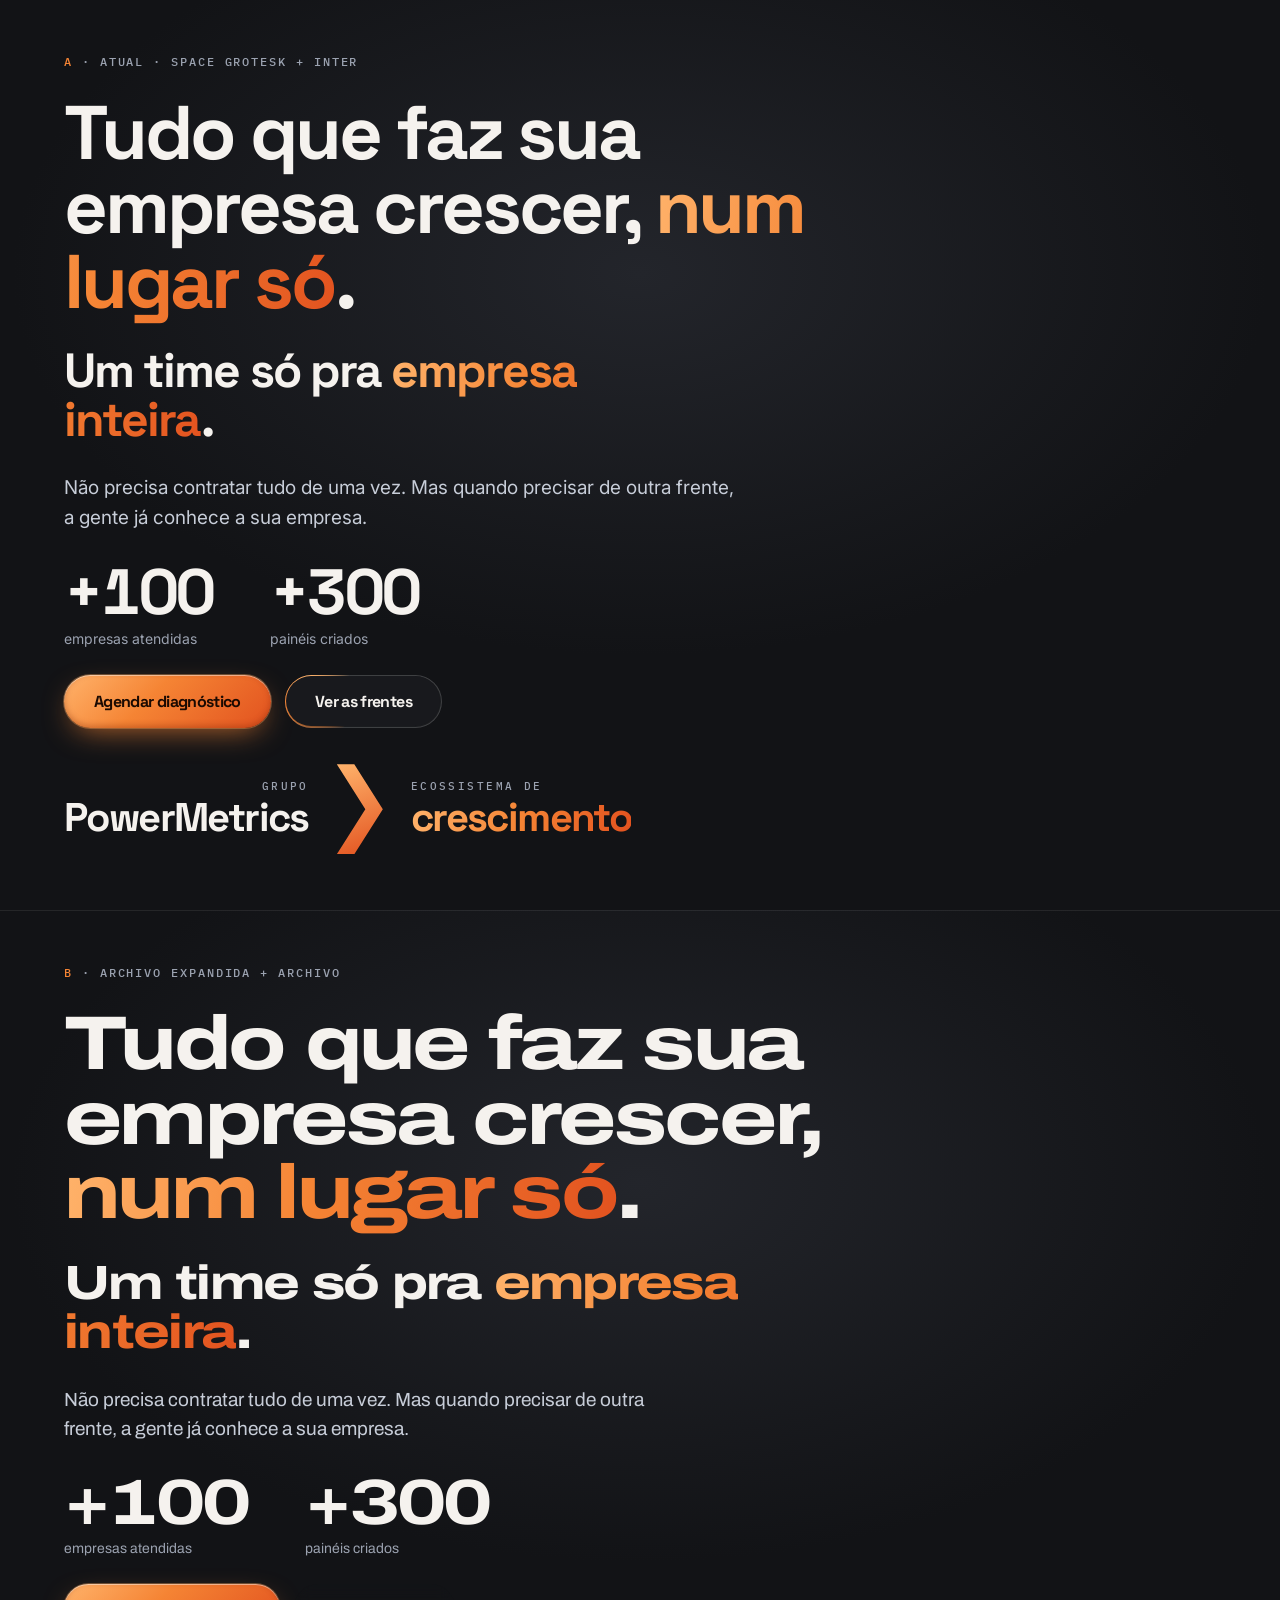
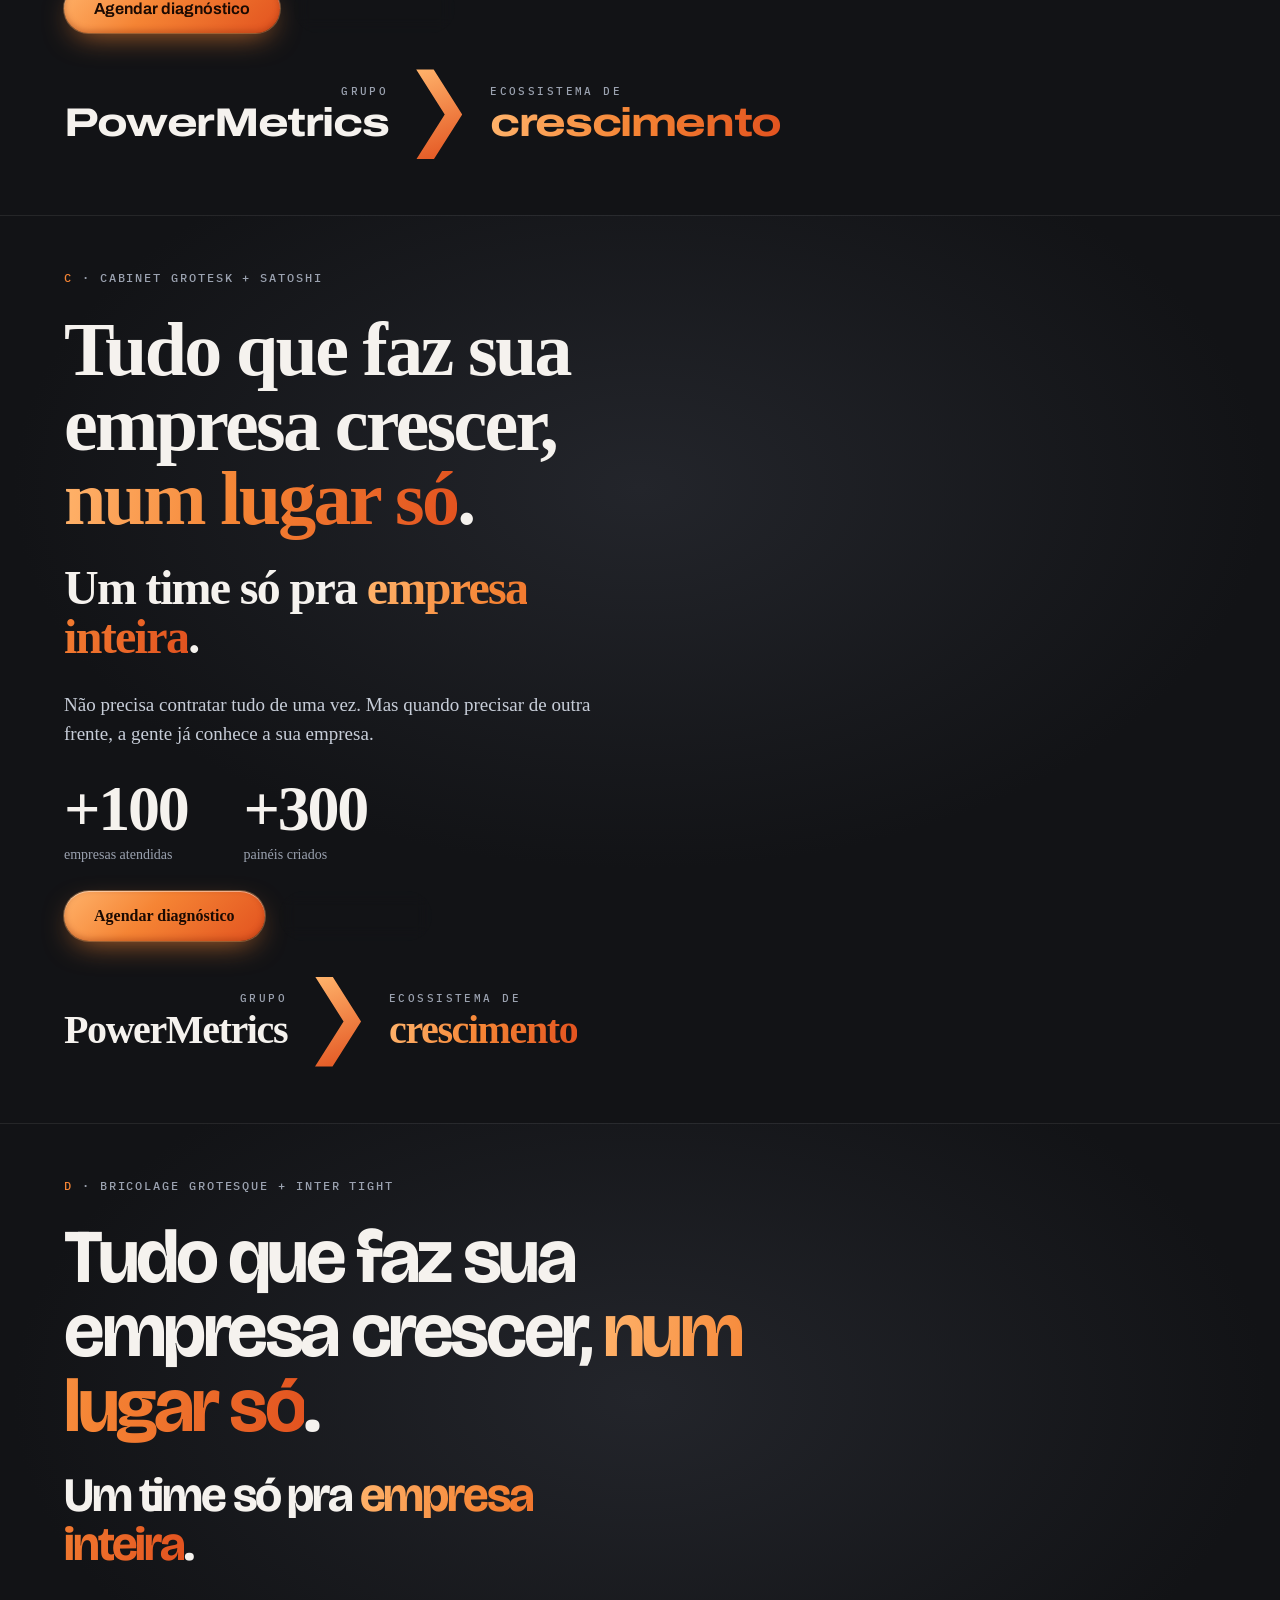
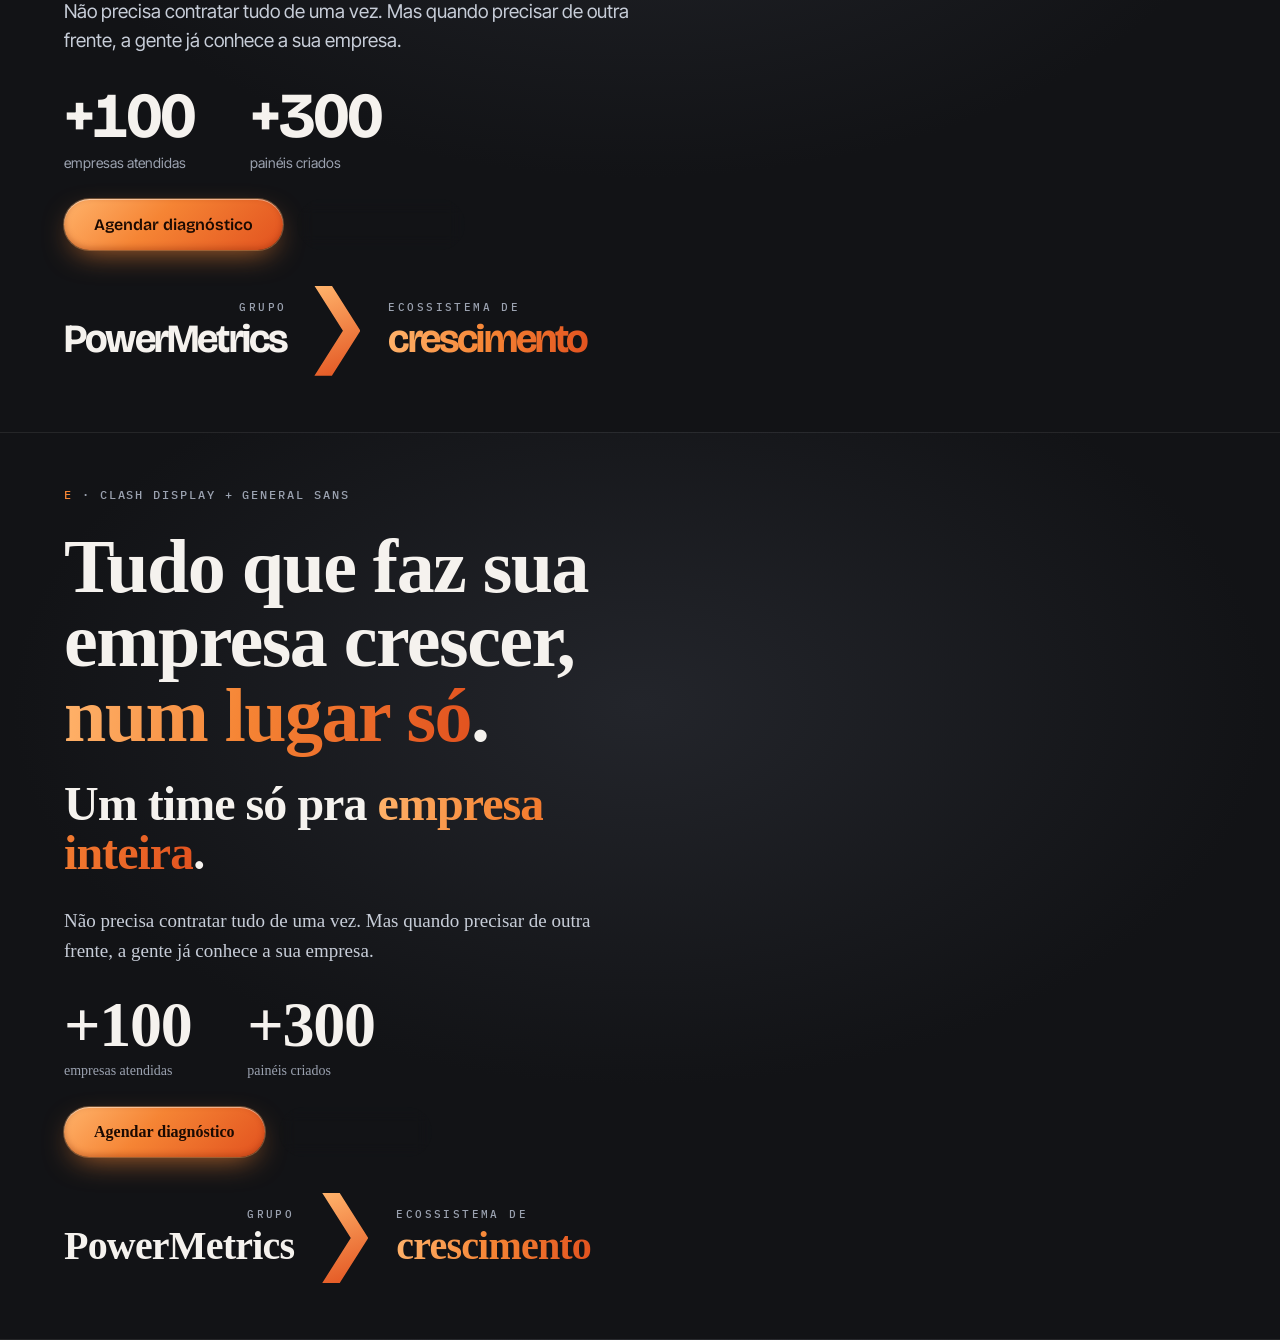
<file: v1/_estudos/tipografia.html>
<!doctype html>
<html lang="pt-BR">
<head>
<meta charset="utf-8">
<meta name="viewport" content="width=device-width, initial-scale=1">
<title>Estudo de tipografia · PowerMetrics</title>
<link rel="preconnect" href="https://fonts.googleapis.com">
<link rel="preconnect" href="https://fonts.gstatic.com" crossorigin>
<link rel="stylesheet" href="https://fonts.googleapis.com/css2?family=Archivo:wdth,wght@62..125,300..900&family=Bricolage+Grotesque:opsz,wdth,wght@12..96,75..100,300..800&family=IBM+Plex+Mono:wght@400;500&family=Inter:wght@400;500&family=Inter+Tight:wght@400;500;600&family=Space+Grotesk:wght@500;600;700&display=swap">
<link rel="stylesheet" href="https://api.fontshare.com/v2/css?f[]=cabinet-grotesk@500,700,800&f[]=satoshi@400,500,700&f[]=clash-display@500,600,700&f[]=general-sans@400,500,600&display=swap">
<style>
:root { --laranja:#F58434; --brasa-1:#FFB36B; --brasa-2:#F58434; --brasa-3:#E2521F; --fundo:#121316; --texto:#F5F2EE; --suave:#C7CDD8; --fraco:#9BA2B0; }
* { box-sizing: border-box; }
body { margin: 0; background: var(--fundo); color: var(--texto); font-family: Inter, sans-serif; }
.opcao { min-height: 100vh; padding: 56px 64px; border-bottom: 1px solid rgba(255,255,255,.08); display: grid; gap: 28px; align-content: start;
  background: radial-gradient(ellipse 70% 60% at 50% 30%, #23252b, #121316 70%); }
.rotulo { font: 500 12px/1 "IBM Plex Mono", monospace; letter-spacing: .16em; text-transform: uppercase; color: var(--fraco); }
.rotulo b { color: var(--laranja); font-weight: 500; }
h1 { margin: 0; font-size: 76px; line-height: .98; max-width: 16ch; }
h1 em, h2 em { font-style: normal; background: linear-gradient(100deg, var(--brasa-1), var(--brasa-2) 45%, var(--brasa-3)); -webkit-background-clip: text; background-clip: text; color: transparent; }
h2 { margin: 0; font-size: 48px; line-height: 1.02; max-width: 20ch; }
p { margin: 0; max-width: 56ch; font-size: 19px; line-height: 1.55; color: var(--suave); }
.numeros { display: flex; gap: 56px; }
.numeros div { display: grid; gap: 6px; }
.numeros strong { font-size: 64px; line-height: 1; font-variant-numeric: tabular-nums; }
.numeros span { font-size: 14px; color: var(--fraco); }
.acoes { display: flex; gap: 14px; align-items: center; }
/* botão brasa: gradiente quente + realce interno + borda viva (Kinetics · Gradient Border Morph, nas cores da marca) */
.btn { position: relative; display: inline-flex; align-items: center; gap: 10px; padding: 16px 30px; border-radius: 999px; font-size: 16px; text-decoration: none; isolation: isolate; overflow: hidden; }
.btn-brasa { color: #1B0A02; background: linear-gradient(135deg, var(--brasa-1) 0%, var(--brasa-2) 42%, var(--brasa-3) 100%);
  box-shadow: inset 0 1px 0 rgba(255,255,255,.45), inset 0 -2px 6px rgba(120,30,0,.35), 0 10px 30px -10px rgba(245,132,52,.8), 0 0 0 1px rgba(255,180,110,.35); }
.btn-vidro { color: var(--texto); background: rgba(255,255,255,.04); box-shadow: inset 0 0 0 1px rgba(255,255,255,.16); backdrop-filter: blur(8px); }
.btn-vidro::before { content: ""; position: absolute; inset: -60%; z-index: -2; background: conic-gradient(from 0deg, transparent 0 60%, var(--brasa-2) 75%, var(--brasa-1) 82%, transparent 92%); animation: gira 4s linear infinite; }
.btn-vidro::after { content: ""; position: absolute; inset: 1.5px; z-index: -1; border-radius: inherit; background: #18191d; }
@keyframes gira { to { transform: rotate(1turn); } }
.assinatura { display: flex; align-items: center; gap: 28px; margin-top: 8px; }
.assinatura .lado { display: grid; gap: 6px; }
.assinatura .esq { text-align: right; }
.assinatura small { font: 500 11px/1 "IBM Plex Mono", monospace; letter-spacing: .22em; text-transform: uppercase; color: var(--fraco); }
.assinatura strong { font-size: 40px; line-height: 1; }
.assinatura .dir strong { background: linear-gradient(100deg, var(--brasa-1), var(--brasa-2) 50%, var(--brasa-3)); -webkit-background-clip: text; background-clip: text; color: transparent; }
.chev { width: 46px; height: 90px; background: linear-gradient(160deg, var(--brasa-1), var(--brasa-3)); clip-path: polygon(0 0, 38% 0, 100% 50%, 38% 100%, 0 100%, 62% 50%); }

/* opções */
.a h1, .a h2, .a strong, .a .btn { font-family: "Space Grotesk"; font-weight: 700; letter-spacing: -.04em; } .a p, .a .numeros span { font-family: Inter; }
.b h1, .b h2, .b strong { font-family: Archivo; font-stretch: 125%; font-weight: 750; letter-spacing: -.035em; } .b .btn { font-family: Archivo; font-weight: 650; } .b p, .b .numeros span { font-family: Archivo; font-stretch: 100%; }
.c h1, .c h2, .c strong { font-family: "Cabinet Grotesk"; font-weight: 800; letter-spacing: -.035em; } .c .btn { font-family: "Cabinet Grotesk"; font-weight: 700; } .c p, .c .numeros span { font-family: Satoshi; }
.d h1, .d h2, .d strong { font-family: "Bricolage Grotesque"; font-weight: 700; font-variation-settings: "opsz" 96; letter-spacing: -.045em; } .d .btn { font-family: "Bricolage Grotesque"; font-weight: 600; } .d p, .d .numeros span { font-family: "Inter Tight"; }
.e h1, .e h2, .e strong { font-family: "Clash Display"; font-weight: 600; letter-spacing: -.02em; } .e .btn { font-family: "General Sans"; font-weight: 600; } .e p, .e .numeros span { font-family: "General Sans"; }
</style>
</head>
<body>
<section class="opcao a" id="a"><span class="rotulo"><b>A</b> · atual · Space Grotesk + Inter</span>
<h1>Tudo que faz sua empresa crescer, <em>num lugar só</em>.</h1><h2>Um time só pra <em>empresa inteira</em>.</h2>
<p>Não precisa contratar tudo de uma vez. Mas quando precisar de outra frente, a gente já conhece a sua empresa.</p>
<div class="numeros"><div><strong>+100</strong><span>empresas atendidas</span></div><div><strong>+300</strong><span>painéis criados</span></div></div>
<div class="acoes"><a class="btn btn-brasa">Agendar diagnóstico</a><a class="btn btn-vidro">Ver as frentes</a></div>
<div class="assinatura"><div class="lado esq"><small>Grupo</small><strong>PowerMetrics</strong></div><div class="chev"></div><div class="lado dir"><small>Ecossistema de</small><strong>crescimento</strong></div></div></section>

<section class="opcao b" id="b"><span class="rotulo"><b>B</b> · Archivo expandida + Archivo</span>
<h1>Tudo que faz sua empresa crescer, <em>num lugar só</em>.</h1><h2>Um time só pra <em>empresa inteira</em>.</h2>
<p>Não precisa contratar tudo de uma vez. Mas quando precisar de outra frente, a gente já conhece a sua empresa.</p>
<div class="numeros"><div><strong>+100</strong><span>empresas atendidas</span></div><div><strong>+300</strong><span>painéis criados</span></div></div>
<div class="acoes"><a class="btn btn-brasa">Agendar diagnóstico</a><a class="btn btn-vidro">Ver as frentes</a></div>
<div class="assinatura"><div class="lado esq"><small>Grupo</small><strong>PowerMetrics</strong></div><div class="chev"></div><div class="lado dir"><small>Ecossistema de</small><strong>crescimento</strong></div></div></section>

<section class="opcao c" id="c"><span class="rotulo"><b>C</b> · Cabinet Grotesk + Satoshi</span>
<h1>Tudo que faz sua empresa crescer, <em>num lugar só</em>.</h1><h2>Um time só pra <em>empresa inteira</em>.</h2>
<p>Não precisa contratar tudo de uma vez. Mas quando precisar de outra frente, a gente já conhece a sua empresa.</p>
<div class="numeros"><div><strong>+100</strong><span>empresas atendidas</span></div><div><strong>+300</strong><span>painéis criados</span></div></div>
<div class="acoes"><a class="btn btn-brasa">Agendar diagnóstico</a><a class="btn btn-vidro">Ver as frentes</a></div>
<div class="assinatura"><div class="lado esq"><small>Grupo</small><strong>PowerMetrics</strong></div><div class="chev"></div><div class="lado dir"><small>Ecossistema de</small><strong>crescimento</strong></div></div></section>

<section class="opcao d" id="d"><span class="rotulo"><b>D</b> · Bricolage Grotesque + Inter Tight</span>
<h1>Tudo que faz sua empresa crescer, <em>num lugar só</em>.</h1><h2>Um time só pra <em>empresa inteira</em>.</h2>
<p>Não precisa contratar tudo de uma vez. Mas quando precisar de outra frente, a gente já conhece a sua empresa.</p>
<div class="numeros"><div><strong>+100</strong><span>empresas atendidas</span></div><div><strong>+300</strong><span>painéis criados</span></div></div>
<div class="acoes"><a class="btn btn-brasa">Agendar diagnóstico</a><a class="btn btn-vidro">Ver as frentes</a></div>
<div class="assinatura"><div class="lado esq"><small>Grupo</small><strong>PowerMetrics</strong></div><div class="chev"></div><div class="lado dir"><small>Ecossistema de</small><strong>crescimento</strong></div></div></section>

<section class="opcao e" id="e"><span class="rotulo"><b>E</b> · Clash Display + General Sans</span>
<h1>Tudo que faz sua empresa crescer, <em>num lugar só</em>.</h1><h2>Um time só pra <em>empresa inteira</em>.</h2>
<p>Não precisa contratar tudo de uma vez. Mas quando precisar de outra frente, a gente já conhece a sua empresa.</p>
<div class="numeros"><div><strong>+100</strong><span>empresas atendidas</span></div><div><strong>+300</strong><span>painéis criados</span></div></div>
<div class="acoes"><a class="btn btn-brasa">Agendar diagnóstico</a><a class="btn btn-vidro">Ver as frentes</a></div>
<div class="assinatura"><div class="lado esq"><small>Grupo</small><strong>PowerMetrics</strong></div><div class="chev"></div><div class="lado dir"><small>Ecossistema de</small><strong>crescimento</strong></div></div></section>
</body>
</html>
</file>
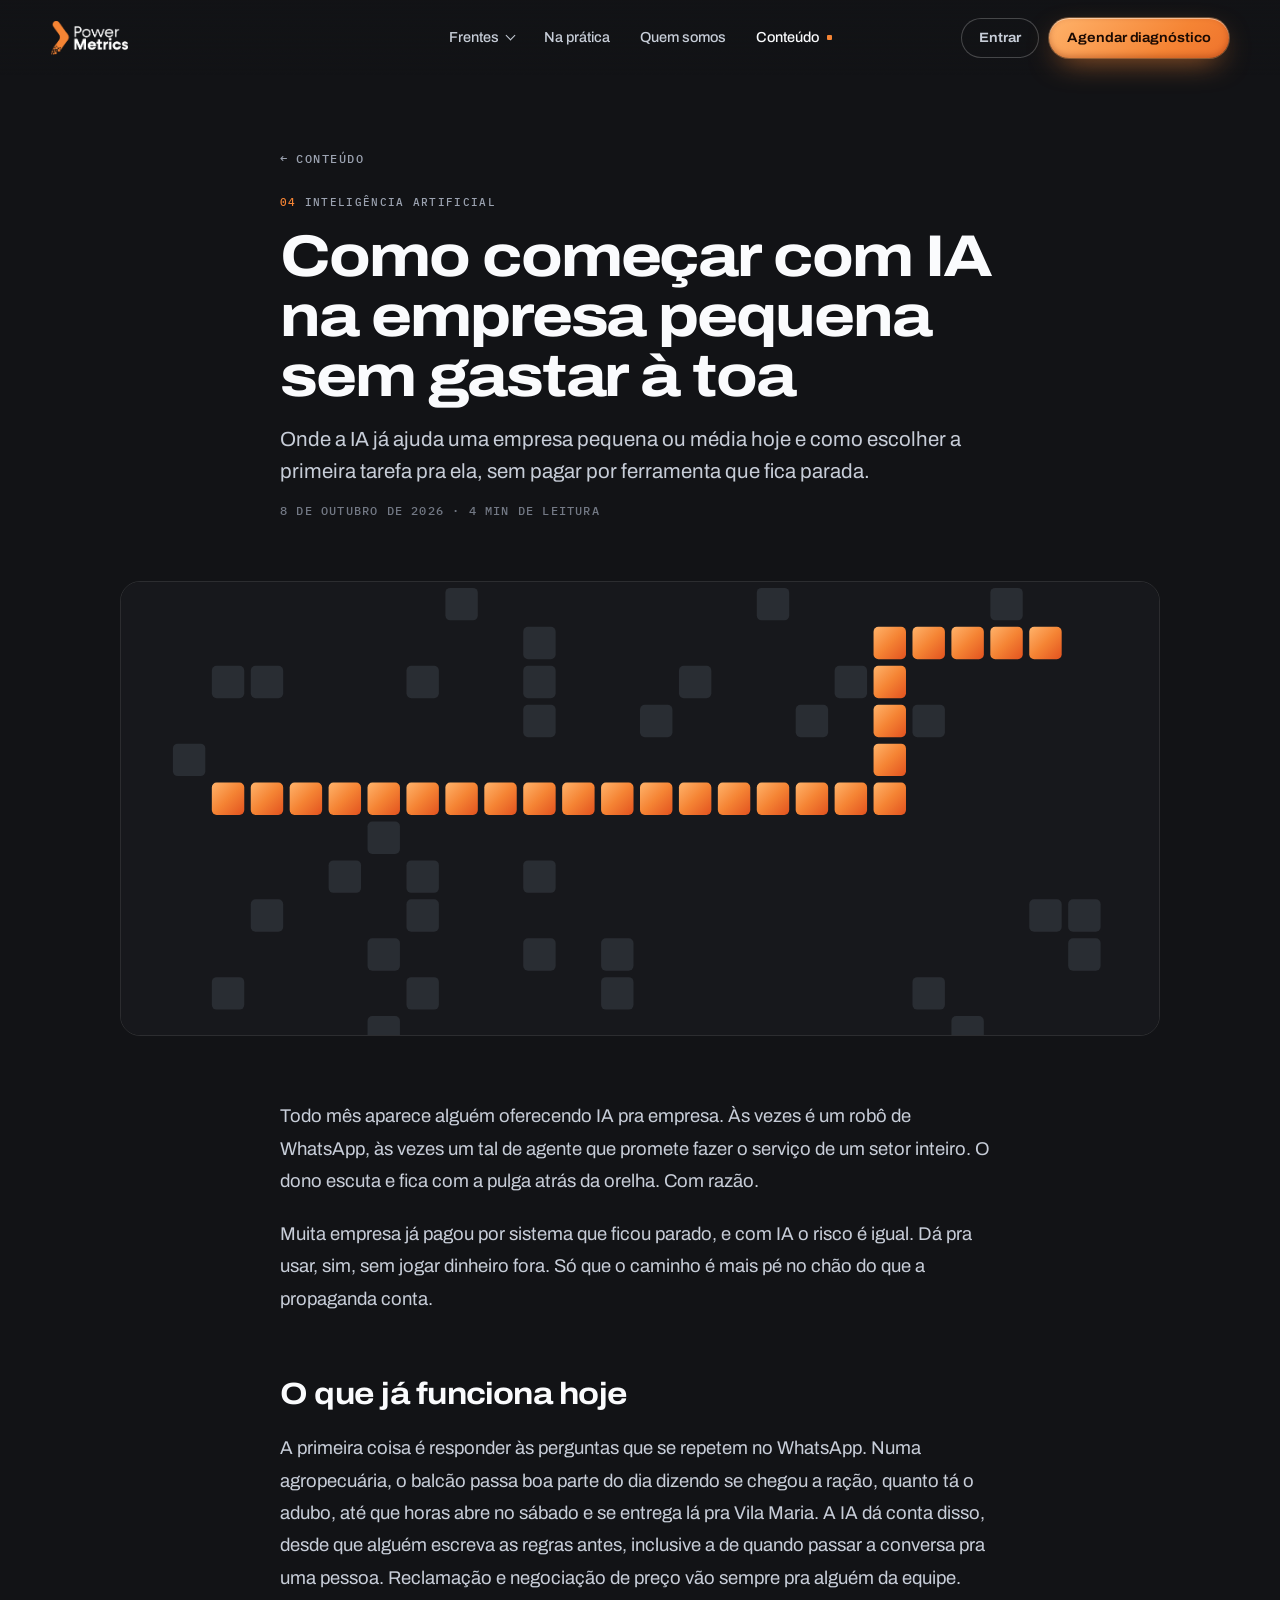
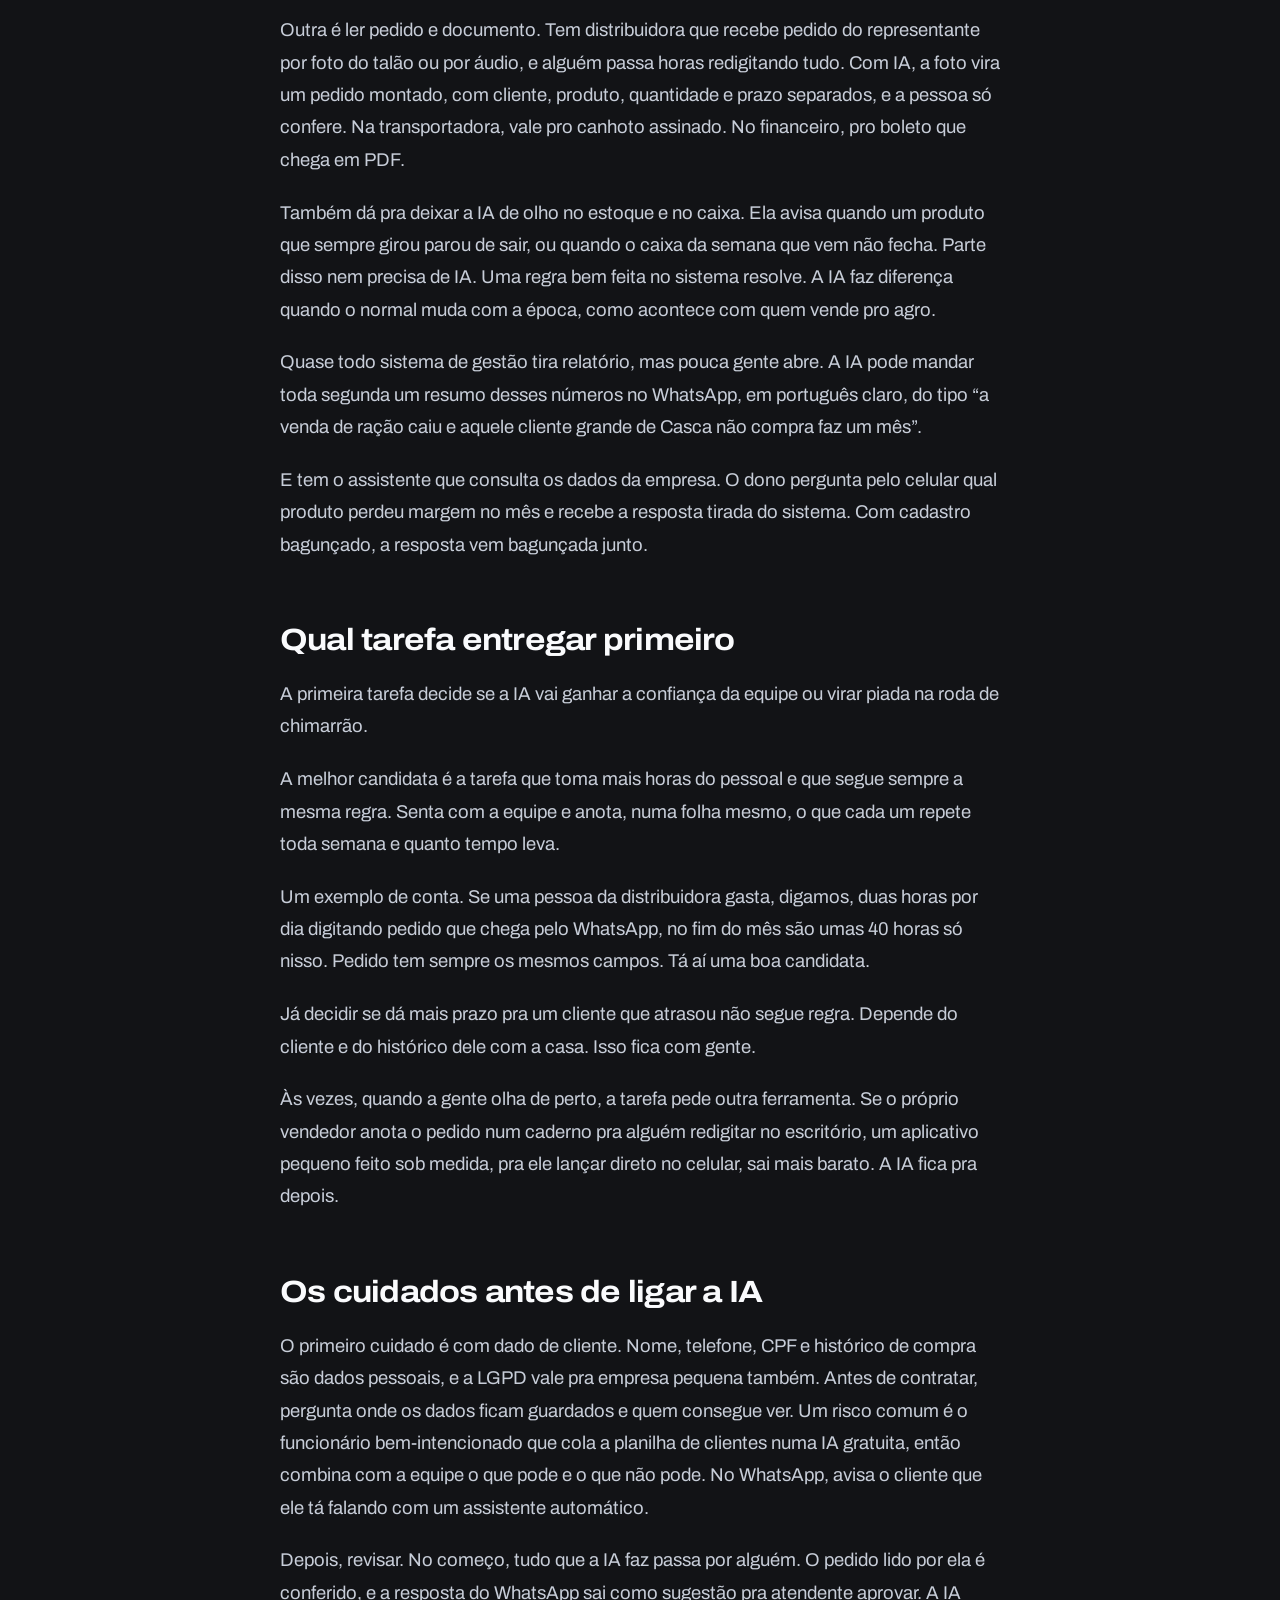
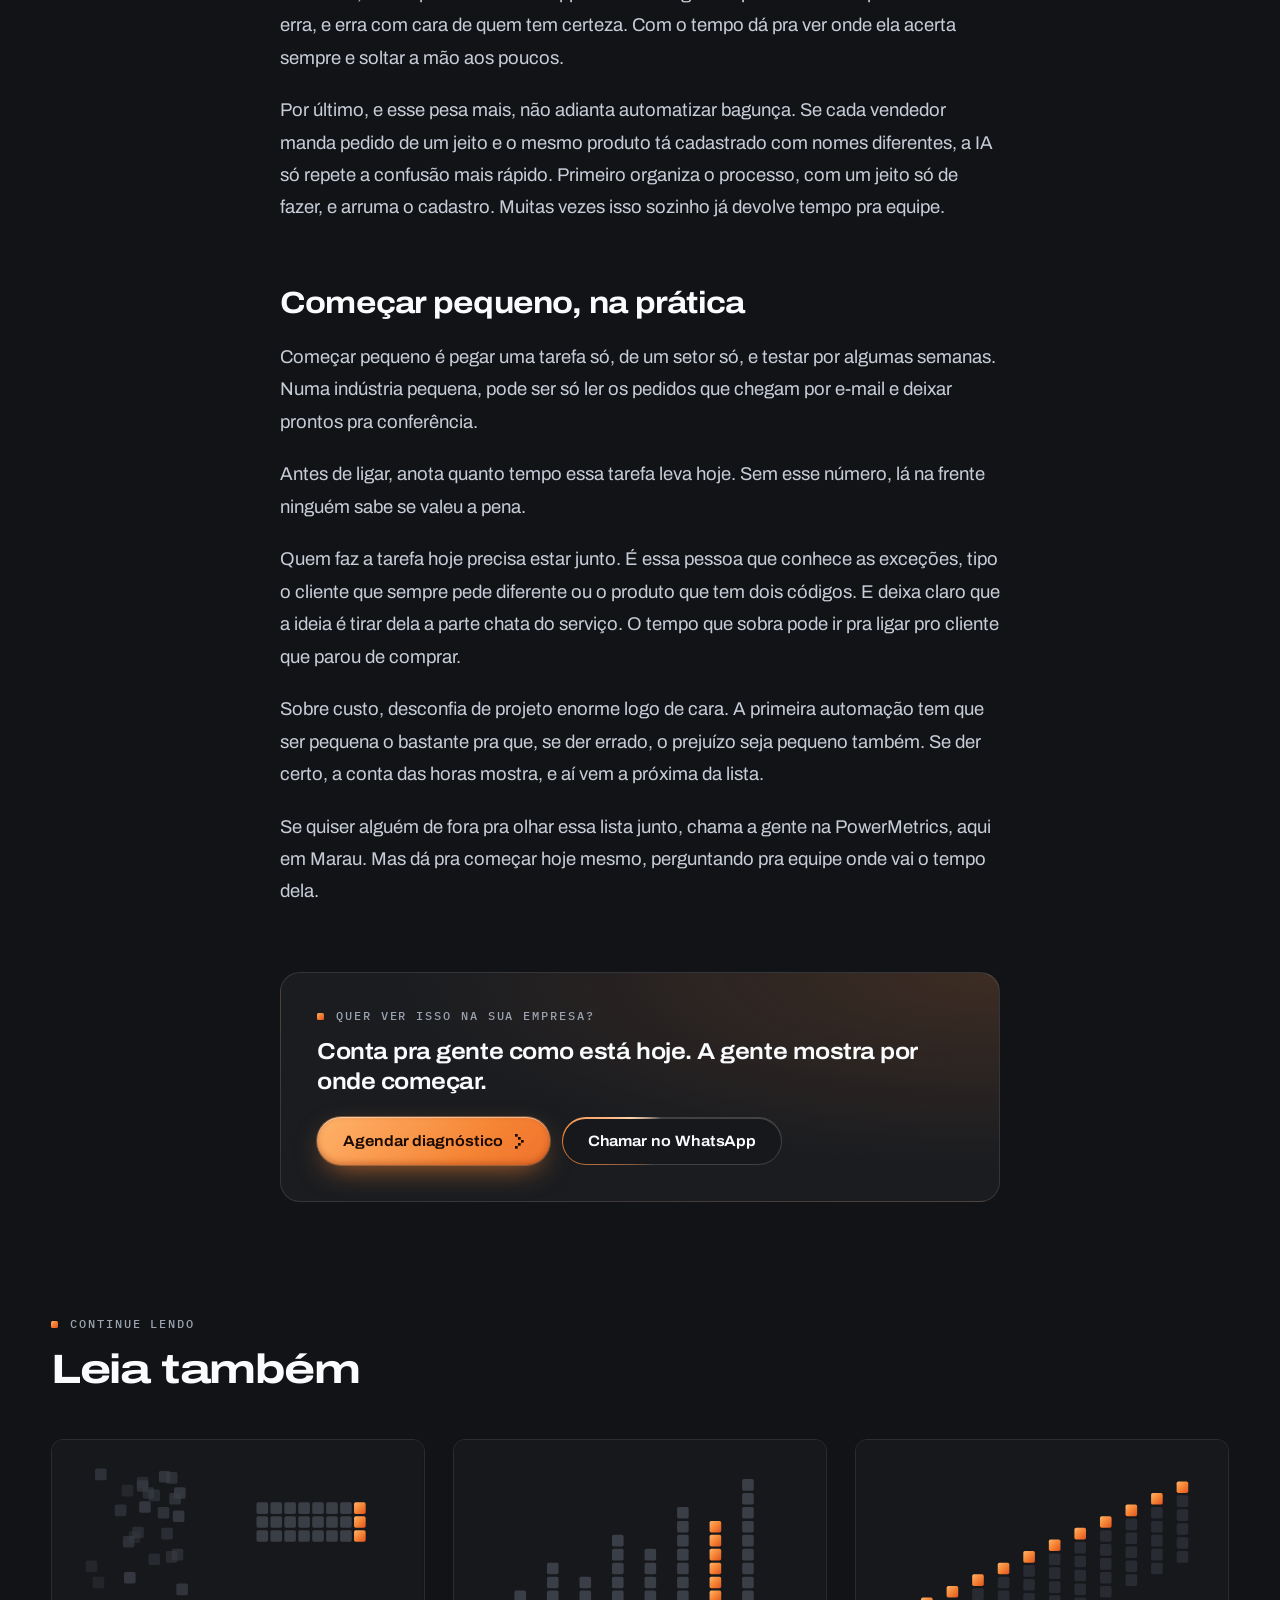
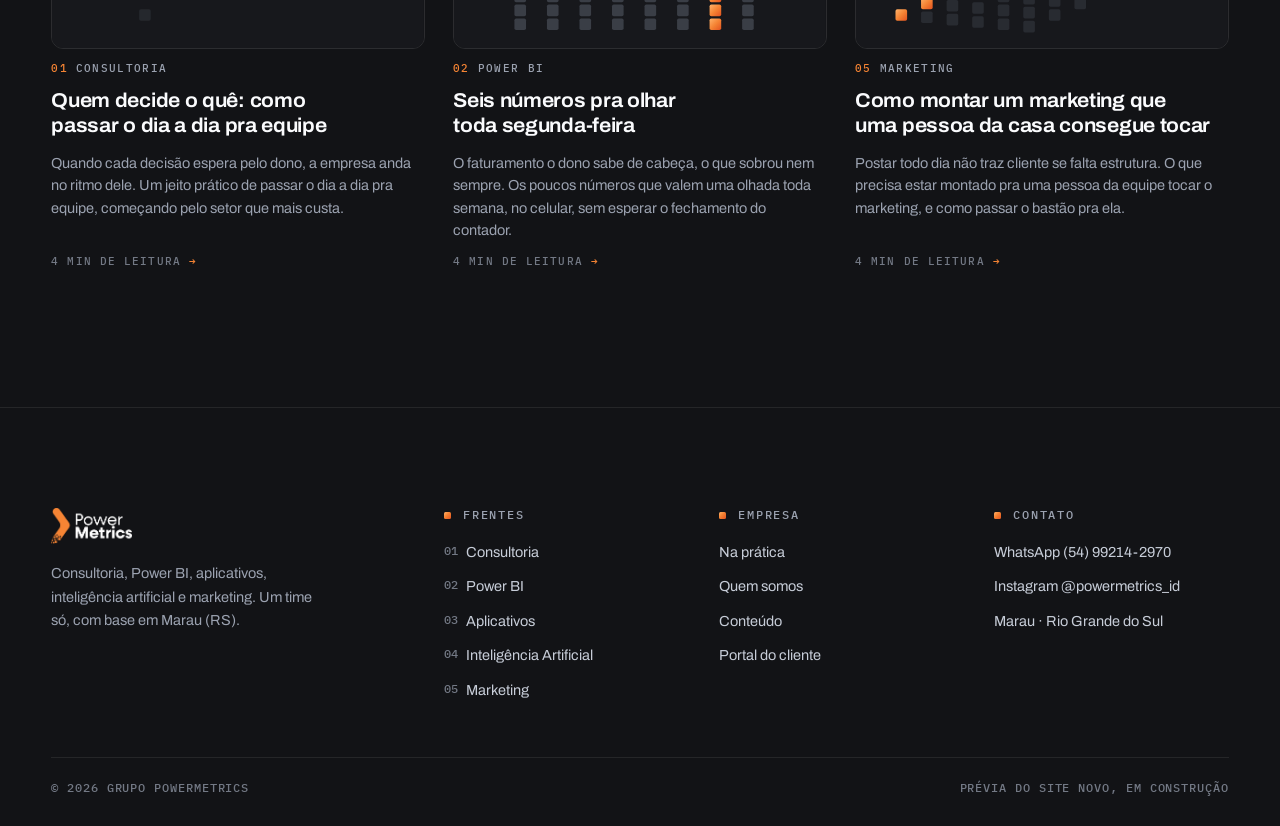
<file: v1/blog/ia-na-empresa-pequena-sem-gastar-a-toa.html>
<!doctype html>
<html lang="pt-BR">
<head>
  <meta charset="utf-8">
  <meta name="viewport" content="width=device-width, initial-scale=1, viewport-fit=cover">
  <meta name="theme-color" content="#121316">
  <meta name="robots" content="noindex, nofollow">
  <link rel="icon" href="../assets/favicon.svg" type="image/svg+xml">
  <link rel="preconnect" href="https://fonts.googleapis.com">
  <link rel="preconnect" href="https://fonts.gstatic.com" crossorigin>
  <link rel="stylesheet" href="https://fonts.googleapis.com/css2?family=Archivo:wdth,wght@62..125,100..900&family=IBM+Plex+Mono:wght@400;500&display=swap">
  <link rel="stylesheet" href="../styles.css?v=14">
  <script>
    (function () {
      var raiz = document.documentElement;
      raiz.classList.add('js');
      if (window.matchMedia && matchMedia('(prefers-reduced-motion: reduce)').matches) raiz.classList.add('reduzido');
    })();
  </script>
  <script src="../js/site.js?v=14" defer></script>

  <title>Como começar com IA na empresa pequena sem gastar à toa · Grupo PowerMetrics</title>
  <meta name="description" content="Onde a IA já ajuda uma empresa pequena ou média hoje e como escolher a primeira tarefa pra ela, sem pagar por ferramenta que fica parada.">
</head>
<body class="pagina-interna pagina-artigo">
  <a class="pular-conteudo" href="#conteudo">Ir para o conteúdo</a>
  <header class="topo">
    <a class="marca" href="../" aria-label="Grupo PowerMetrics, início">
      <img src="../assets/powermetrics-logo.png" alt="PowerMetrics" width="700" height="310">
    </a>

    <nav class="nav" aria-label="Principal">
      <div class="nav-item tem-sub">
        <button class="nav-link" type="button" aria-expanded="false" aria-controls="sub-frentes" data-sub>
          Frentes <i class="seta-baixo" aria-hidden="true"></i>
        </button>
        <div class="submenu" id="sub-frentes">
          <a class="sub-item" href="../#frente-01"><b>01</b><span><strong>Consultoria</strong><small>Organizar a casa</small></span></a>
          <a class="sub-item" href="../#frente-02"><b>02</b><span><strong>Power BI</strong><small>Enxergar os números</small></span></a>
          <a class="sub-item" href="../#frente-03"><b>03</b><span><strong>Aplicativos</strong><small>Conectar a rotina</small></span></a>
          <a class="sub-item" href="../#frente-04"><b>04</b><span><strong>Inteligência Artificial</strong><small>Automatizar o repetitivo</small></span></a>
          <a class="sub-item" href="../#frente-05"><b>05</b><span><strong>Marketing</strong><small>Crescer em vendas</small></span></a>
        </div>
      </div>
      <a class="nav-link" href="../#na-pratica">Na prática</a>
      <a class="nav-link" href="../quem-somos.html" data-pagina="quem-somos">Quem somos</a>
      <a class="nav-link" href="../blog.html" data-pagina="blog" aria-current="page">Conteúdo</a>
    </nav>

    <div class="topo-acoes">
      
      <a class="btn btn-fantasma btn-pequeno topo-entrar" href="https://powermetrics-dash-6496.web.app/">Entrar</a>
      <a class="btn btn-brasa btn-pequeno topo-cta" href="https://wa.me/5554992142970?text=Ol%C3%A1%21%20Quero%20agendar%20um%20diagn%C3%B3stico%20com%20a%20PowerMetrics.">Agendar diagnóstico</a>
      <button class="menu-botao" type="button" aria-expanded="false" aria-controls="menu-celular" aria-label="Abrir menu" data-menu>
        <i></i><i></i>
      </button>
    </div>
  </header>

  <div class="menu-celular" id="menu-celular" hidden>
    <nav aria-label="Menu">
      <p class="olho">Frentes</p>
      <a href="../#frente-01"><b>01</b>Consultoria</a>
      <a href="../#frente-02"><b>02</b>Power BI</a>
      <a href="../#frente-03"><b>03</b>Aplicativos</a>
      <a href="../#frente-04"><b>04</b>Inteligência Artificial</a>
      <a href="../#frente-05"><b>05</b>Marketing</a>
      <p class="olho">Empresa</p>
      <a href="../#na-pratica">Na prática</a>
      <a href="../quem-somos.html">Quem somos</a>
      <a href="../blog.html">Conteúdo</a>
      <a href="https://powermetrics-dash-6496.web.app/">Entrar no portal do cliente</a>
    </nav>
    <a class="btn btn-brasa btn-grande" href="https://wa.me/5554992142970?text=Ol%C3%A1%21%20Quero%20agendar%20um%20diagn%C3%B3stico%20com%20a%20PowerMetrics.">Agendar diagnóstico <svg class="seta-px" viewBox="0 0 9 15" aria-hidden="true"><rect x="0" y="0" width="2.7" height="2.7"/><rect x="3" y="3" width="2.7" height="2.7"/><rect x="6" y="6" width="2.7" height="2.7"/><rect x="3" y="9" width="2.7" height="2.7"/><rect x="0" y="12" width="2.7" height="2.7"/></svg></a>
  </div>


  <main id="conteudo">
    <article class="artigo">
      <header class="artigo-cabeca">
        <a class="voltar" href="../blog.html"><i aria-hidden="true">←</i> Conteúdo</a>
        <span class="tag-frente"><b>04</b>Inteligência Artificial</span>
        <h1 class="artigo-titulo">Como começar com IA na empresa pequena sem gastar à toa</h1>
        <p class="artigo-resumo">Onde a IA já ajuda uma empresa pequena ou média hoje e como escolher a primeira tarefa pra ela, sem pagar por ferramenta que fica parada.</p>
        <p class="artigo-meta"><time datetime="2026-10-08">8 de outubro de 2026</time> · 4 min de leitura</p>
      </header>
      <div class="artigo-capa"><svg class="capa" viewBox="0 0 320 180" aria-hidden="true" preserveAspectRatio="xMidYMid slice"><defs><linearGradient id="brasa-ianaempresapequenasemgas" x1="0" y1="0" x2="1" y2="1"><stop offset="0" stop-color="#FFB36B"/><stop offset=".5" stop-color="#F58434"/><stop offset="1" stop-color="#E2521F"/></linearGradient></defs><rect width="320" height="180" fill="#17181C"/><rect x="16" y="70" width="10" height="10" rx="1.5" fill="#3A3E46" opacity="0.55"/><rect x="28" y="46" width="10" height="10" rx="1.5" fill="#3A3E46" opacity="0.55"/><rect x="28" y="82" width="10" height="10" rx="1.5" fill="url(#brasa-ianaempresapequenasemgas)" opacity="1.00"/><rect x="28" y="142" width="10" height="10" rx="1.5" fill="#3A3E46" opacity="0.55"/><rect x="40" y="46" width="10" height="10" rx="1.5" fill="#3A3E46" opacity="0.55"/><rect x="40" y="82" width="10" height="10" rx="1.5" fill="url(#brasa-ianaempresapequenasemgas)" opacity="1.00"/><rect x="40" y="118" width="10" height="10" rx="1.5" fill="#3A3E46" opacity="0.55"/><rect x="52" y="82" width="10" height="10" rx="1.5" fill="url(#brasa-ianaempresapequenasemgas)" opacity="1.00"/><rect x="64" y="82" width="10" height="10" rx="1.5" fill="url(#brasa-ianaempresapequenasemgas)" opacity="1.00"/><rect x="64" y="106" width="10" height="10" rx="1.5" fill="#3A3E46" opacity="0.55"/><rect x="76" y="82" width="10" height="10" rx="1.5" fill="url(#brasa-ianaempresapequenasemgas)" opacity="1.00"/><rect x="76" y="94" width="10" height="10" rx="1.5" fill="#3A3E46" opacity="0.55"/><rect x="76" y="130" width="10" height="10" rx="1.5" fill="#3A3E46" opacity="0.55"/><rect x="76" y="154" width="10" height="10" rx="1.5" fill="#3A3E46" opacity="0.55"/><rect x="88" y="10" width="10" height="10" rx="1.5" fill="#3A3E46" opacity="0.55"/><rect x="88" y="46" width="10" height="10" rx="1.5" fill="#3A3E46" opacity="0.55"/><rect x="88" y="82" width="10" height="10" rx="1.5" fill="url(#brasa-ianaempresapequenasemgas)" opacity="1.00"/><rect x="88" y="106" width="10" height="10" rx="1.5" fill="#3A3E46" opacity="0.55"/><rect x="88" y="118" width="10" height="10" rx="1.5" fill="#3A3E46" opacity="0.55"/><rect x="88" y="142" width="10" height="10" rx="1.5" fill="#3A3E46" opacity="0.55"/><rect x="100" y="10" width="10" height="10" rx="1.5" fill="#3A3E46" opacity="0.55"/><rect x="100" y="22" width="10" height="10" rx="1.5" fill="#3A3E46" opacity="0.55"/><rect x="100" y="82" width="10" height="10" rx="1.5" fill="url(#brasa-ianaempresapequenasemgas)" opacity="1.00"/><rect x="112" y="82" width="10" height="10" rx="1.5" fill="url(#brasa-ianaempresapequenasemgas)" opacity="1.00"/><rect x="124" y="34" width="10" height="10" rx="1.5" fill="#3A3E46" opacity="0.55"/><rect x="124" y="46" width="10" height="10" rx="1.5" fill="#3A3E46" opacity="0.55"/><rect x="124" y="58" width="10" height="10" rx="1.5" fill="#3A3E46" opacity="0.55"/><rect x="124" y="82" width="10" height="10" rx="1.5" fill="url(#brasa-ianaempresapequenasemgas)" opacity="1.00"/><rect x="124" y="106" width="10" height="10" rx="1.5" fill="#3A3E46" opacity="0.55"/><rect x="124" y="130" width="10" height="10" rx="1.5" fill="#3A3E46" opacity="0.55"/><rect x="136" y="82" width="10" height="10" rx="1.5" fill="url(#brasa-ianaempresapequenasemgas)" opacity="1.00"/><rect x="148" y="10" width="10" height="10" rx="1.5" fill="#3A3E46" opacity="0.55"/><rect x="148" y="82" width="10" height="10" rx="1.5" fill="url(#brasa-ianaempresapequenasemgas)" opacity="1.00"/><rect x="148" y="130" width="10" height="10" rx="1.5" fill="#3A3E46" opacity="0.55"/><rect x="148" y="142" width="10" height="10" rx="1.5" fill="#3A3E46" opacity="0.55"/><rect x="160" y="58" width="10" height="10" rx="1.5" fill="#3A3E46" opacity="0.55"/><rect x="160" y="82" width="10" height="10" rx="1.5" fill="url(#brasa-ianaempresapequenasemgas)" opacity="1.00"/><rect x="172" y="46" width="10" height="10" rx="1.5" fill="#3A3E46" opacity="0.55"/><rect x="172" y="82" width="10" height="10" rx="1.5" fill="url(#brasa-ianaempresapequenasemgas)" opacity="1.00"/><rect x="184" y="82" width="10" height="10" rx="1.5" fill="url(#brasa-ianaempresapequenasemgas)" opacity="1.00"/><rect x="196" y="22" width="10" height="10" rx="1.5" fill="#3A3E46" opacity="0.55"/><rect x="196" y="82" width="10" height="10" rx="1.5" fill="url(#brasa-ianaempresapequenasemgas)" opacity="1.00"/><rect x="208" y="58" width="10" height="10" rx="1.5" fill="#3A3E46" opacity="0.55"/><rect x="208" y="82" width="10" height="10" rx="1.5" fill="url(#brasa-ianaempresapequenasemgas)" opacity="1.00"/><rect x="220" y="46" width="10" height="10" rx="1.5" fill="#3A3E46" opacity="0.55"/><rect x="220" y="82" width="10" height="10" rx="1.5" fill="url(#brasa-ianaempresapequenasemgas)" opacity="1.00"/><rect x="232" y="34" width="10" height="10" rx="1.5" fill="url(#brasa-ianaempresapequenasemgas)" opacity="1.00"/><rect x="232" y="46" width="10" height="10" rx="1.5" fill="url(#brasa-ianaempresapequenasemgas)" opacity="1.00"/><rect x="232" y="58" width="10" height="10" rx="1.5" fill="url(#brasa-ianaempresapequenasemgas)" opacity="1.00"/><rect x="232" y="70" width="10" height="10" rx="1.5" fill="url(#brasa-ianaempresapequenasemgas)" opacity="1.00"/><rect x="232" y="82" width="10" height="10" rx="1.5" fill="url(#brasa-ianaempresapequenasemgas)" opacity="1.00"/><rect x="244" y="34" width="10" height="10" rx="1.5" fill="url(#brasa-ianaempresapequenasemgas)" opacity="1.00"/><rect x="244" y="58" width="10" height="10" rx="1.5" fill="#3A3E46" opacity="0.55"/><rect x="244" y="142" width="10" height="10" rx="1.5" fill="#3A3E46" opacity="0.55"/><rect x="256" y="34" width="10" height="10" rx="1.5" fill="url(#brasa-ianaempresapequenasemgas)" opacity="1.00"/><rect x="256" y="154" width="10" height="10" rx="1.5" fill="#3A3E46" opacity="0.55"/><rect x="268" y="22" width="10" height="10" rx="1.5" fill="#3A3E46" opacity="0.55"/><rect x="268" y="34" width="10" height="10" rx="1.5" fill="url(#brasa-ianaempresapequenasemgas)" opacity="1.00"/><rect x="280" y="10" width="10" height="10" rx="1.5" fill="#3A3E46" opacity="0.55"/><rect x="280" y="34" width="10" height="10" rx="1.5" fill="url(#brasa-ianaempresapequenasemgas)" opacity="1.00"/><rect x="280" y="118" width="10" height="10" rx="1.5" fill="#3A3E46" opacity="0.55"/><rect x="292" y="118" width="10" height="10" rx="1.5" fill="#3A3E46" opacity="0.55"/><rect x="292" y="130" width="10" height="10" rx="1.5" fill="#3A3E46" opacity="0.55"/></svg></div>
      <div class="artigo-corpo prosa">
<p>Todo mês aparece alguém oferecendo IA pra empresa. Às vezes é um robô de WhatsApp, às vezes um tal de agente que promete fazer o serviço de um setor inteiro. O dono escuta e fica com a pulga atrás da orelha. Com razão.</p>
<p>Muita empresa já pagou por sistema que ficou parado, e com IA o risco é igual. Dá pra usar, sim, sem jogar dinheiro fora. Só que o caminho é mais pé no chão do que a propaganda conta.</p>
<h2>O que já funciona hoje</h2>
<p>A primeira coisa é responder às perguntas que se repetem no WhatsApp. Numa agropecuária, o balcão passa boa parte do dia dizendo se chegou a ração, quanto tá o adubo, até que horas abre no sábado e se entrega lá pra Vila Maria. A IA dá conta disso, desde que alguém escreva as regras antes, inclusive a de quando passar a conversa pra uma pessoa. Reclamação e negociação de preço vão sempre pra alguém da equipe.</p>
<p>Outra é ler pedido e documento. Tem distribuidora que recebe pedido do representante por foto do talão ou por áudio, e alguém passa horas redigitando tudo. Com IA, a foto vira um pedido montado, com cliente, produto, quantidade e prazo separados, e a pessoa só confere. Na transportadora, vale pro canhoto assinado. No financeiro, pro boleto que chega em PDF.</p>
<p>Também dá pra deixar a IA de olho no estoque e no caixa. Ela avisa quando um produto que sempre girou parou de sair, ou quando o caixa da semana que vem não fecha. Parte disso nem precisa de IA. Uma regra bem feita no sistema resolve. A IA faz diferença quando o normal muda com a época, como acontece com quem vende pro agro.</p>
<p>Quase todo sistema de gestão tira relatório, mas pouca gente abre. A IA pode mandar toda segunda um resumo desses números no WhatsApp, em português claro, do tipo “a venda de ração caiu e aquele cliente grande de Casca não compra faz um mês”.</p>
<p>E tem o assistente que consulta os dados da empresa. O dono pergunta pelo celular qual produto perdeu margem no mês e recebe a resposta tirada do sistema. Com cadastro bagunçado, a resposta vem bagunçada junto.</p>
<h2>Qual tarefa entregar primeiro</h2>
<p>A primeira tarefa decide se a IA vai ganhar a confiança da equipe ou virar piada na roda de chimarrão.</p>
<p>A melhor candidata é a tarefa que toma mais horas do pessoal e que segue sempre a mesma regra. Senta com a equipe e anota, numa folha mesmo, o que cada um repete toda semana e quanto tempo leva.</p>
<p>Um exemplo de conta. Se uma pessoa da distribuidora gasta, digamos, duas horas por dia digitando pedido que chega pelo WhatsApp, no fim do mês são umas 40 horas só nisso. Pedido tem sempre os mesmos campos. Tá aí uma boa candidata.</p>
<p>Já decidir se dá mais prazo pra um cliente que atrasou não segue regra. Depende do cliente e do histórico dele com a casa. Isso fica com gente.</p>
<p>Às vezes, quando a gente olha de perto, a tarefa pede outra ferramenta. Se o próprio vendedor anota o pedido num caderno pra alguém redigitar no escritório, um aplicativo pequeno feito sob medida, pra ele lançar direto no celular, sai mais barato. A IA fica pra depois.</p>
<h2>Os cuidados antes de ligar a IA</h2>
<p>O primeiro cuidado é com dado de cliente. Nome, telefone, CPF e histórico de compra são dados pessoais, e a LGPD vale pra empresa pequena também. Antes de contratar, pergunta onde os dados ficam guardados e quem consegue ver. Um risco comum é o funcionário bem-intencionado que cola a planilha de clientes numa IA gratuita, então combina com a equipe o que pode e o que não pode. No WhatsApp, avisa o cliente que ele tá falando com um assistente automático.</p>
<p>Depois, revisar. No começo, tudo que a IA faz passa por alguém. O pedido lido por ela é conferido, e a resposta do WhatsApp sai como sugestão pra atendente aprovar. A IA erra, e erra com cara de quem tem certeza. Com o tempo dá pra ver onde ela acerta sempre e soltar a mão aos poucos.</p>
<p>Por último, e esse pesa mais, não adianta automatizar bagunça. Se cada vendedor manda pedido de um jeito e o mesmo produto tá cadastrado com nomes diferentes, a IA só repete a confusão mais rápido. Primeiro organiza o processo, com um jeito só de fazer, e arruma o cadastro. Muitas vezes isso sozinho já devolve tempo pra equipe.</p>
<h2>Começar pequeno, na prática</h2>
<p>Começar pequeno é pegar uma tarefa só, de um setor só, e testar por algumas semanas. Numa indústria pequena, pode ser só ler os pedidos que chegam por e-mail e deixar prontos pra conferência.</p>
<p>Antes de ligar, anota quanto tempo essa tarefa leva hoje. Sem esse número, lá na frente ninguém sabe se valeu a pena.</p>
<p>Quem faz a tarefa hoje precisa estar junto. É essa pessoa que conhece as exceções, tipo o cliente que sempre pede diferente ou o produto que tem dois códigos. E deixa claro que a ideia é tirar dela a parte chata do serviço. O tempo que sobra pode ir pra ligar pro cliente que parou de comprar.</p>
<p>Sobre custo, desconfia de projeto enorme logo de cara. A primeira automação tem que ser pequena o bastante pra que, se der errado, o prejuízo seja pequeno também. Se der certo, a conta das horas mostra, e aí vem a próxima da lista.</p>
<p>Se quiser alguém de fora pra olhar essa lista junto, chama a gente na PowerMetrics, aqui em Marau. Mas dá pra começar hoje mesmo, perguntando pra equipe onde vai o tempo dela.</p>
      </div>
      <aside class="artigo-cta">
        <p class="olho">Quer ver isso na sua empresa?</p>
        <p>Conta pra gente como está hoje. A gente mostra por onde começar.</p>
        <div class="acoes">
          <a class="btn btn-brasa" href="https://wa.me/5554992142970?text=Ol%C3%A1%21%20Quero%20agendar%20um%20diagn%C3%B3stico%20com%20a%20PowerMetrics.">Agendar diagnóstico <svg class="seta-px" viewBox="0 0 9 15" aria-hidden="true"><rect x="0" y="0" width="2.7" height="2.7"/><rect x="3" y="3" width="2.7" height="2.7"/><rect x="6" y="6" width="2.7" height="2.7"/><rect x="3" y="9" width="2.7" height="2.7"/><rect x="0" y="12" width="2.7" height="2.7"/></svg></a>
          <a class="btn btn-vidro" href="https://wa.me/5554992142970?text=Ol%C3%A1%21%20Quero%20saber%20mais%20sobre%20a%20PowerMetrics.">Chamar no WhatsApp</a>
        </div>
      </aside>
    </article>

    <section class="secao relacionados" aria-labelledby="rel-titulo">
      <div class="conteiner">
        <header class="secao-cabeca secao-cabeca-simples">
          <p class="olho">Continue lendo</p>
          <h2 class="titulo-secao titulo-menor" id="rel-titulo">Leia também</h2>
        </header>
        <div class="grade-blog grade-3" data-revelar-grupo><a class="cartao-blog" href="../blog/quem-decide-o-que.html" data-frente="01" data-revelar><div class="cartao-capa"><svg class="capa" viewBox="0 0 320 180" aria-hidden="true" preserveAspectRatio="xMidYMid slice"><defs><linearGradient id="brasa-quemdecideoque" x1="0" y1="0" x2="1" y2="1"><stop offset="0" stop-color="#FFB36B"/><stop offset=".5" stop-color="#F58434"/><stop offset="1" stop-color="#E2521F"/></linearGradient></defs><rect width="320" height="180" fill="#17181C"/><rect x="101" y="46" width="10" height="10" rx="1.5" fill="#3A3E46" opacity="0.68"/><rect x="92" y="27" width="10" height="10" rx="1.5" fill="#3A3E46" opacity="0.77"/><rect x="83" y="98" width="10" height="10" rx="1.5" fill="#3A3E46" opacity="0.47"/><rect x="104" y="61" width="10" height="10" rx="1.5" fill="#3A3E46" opacity="0.80"/><rect x="91" y="58" width="10" height="10" rx="1.5" fill="#3A3E46" opacity="0.67"/><rect x="35" y="118" width="10" height="10" rx="1.5" fill="#3A3E46" opacity="0.36"/><rect x="61" y="83" width="10" height="10" rx="1.5" fill="#3A3E46" opacity="0.65"/><rect x="37" y="25" width="10" height="10" rx="1.5" fill="#3A3E46" opacity="0.68"/><rect x="98" y="28" width="10" height="10" rx="1.5" fill="#3A3E46" opacity="0.64"/><rect x="62" y="114" width="10" height="10" rx="1.5" fill="#3A3E46" opacity="0.83"/><rect x="29" y="104" width="10" height="10" rx="1.5" fill="#3A3E46" opacity="0.38"/><rect x="75" y="146" width="10" height="10" rx="1.5" fill="#3A3E46" opacity="0.42"/><rect x="105" y="41" width="10" height="10" rx="1.5" fill="#3A3E46" opacity="0.80"/><rect x="54" y="56" width="10" height="10" rx="1.5" fill="#3A3E46" opacity="0.60"/><rect x="66" y="79" width="10" height="10" rx="1.5" fill="#3A3E46" opacity="0.37"/><rect x="78" y="41" width="10" height="10" rx="1.5" fill="#3A3E46" opacity="0.55"/><rect x="60" y="39" width="10" height="10" rx="1.5" fill="#3A3E46" opacity="0.41"/><rect x="107" y="124" width="10" height="10" rx="1.5" fill="#3A3E46" opacity="0.77"/><rect x="73" y="32" width="10" height="10" rx="1.5" fill="#3A3E46" opacity="0.49"/><rect x="75" y="53" width="10" height="10" rx="1.5" fill="#3A3E46" opacity="0.80"/><rect x="103" y="94" width="10" height="10" rx="1.5" fill="#3A3E46" opacity="0.56"/><rect x="69" y="75" width="10" height="10" rx="1.5" fill="#3A3E46" opacity="0.55"/><rect x="83" y="43" width="10" height="10" rx="1.5" fill="#3A3E46" opacity="0.54"/><rect x="73" y="35" width="10" height="10" rx="1.5" fill="#3A3E46" opacity="0.66"/><rect x="98" y="96" width="10" height="10" rx="1.5" fill="#3A3E46" opacity="0.52"/><rect x="94" y="76" width="10" height="10" rx="1.5" fill="#3A3E46" opacity="0.56"/><rect x="176" y="54" width="10" height="10" rx="1.5" fill="#3A3E46" opacity="1.00"/><rect x="188" y="54" width="10" height="10" rx="1.5" fill="#3A3E46" opacity="1.00"/><rect x="200" y="54" width="10" height="10" rx="1.5" fill="#3A3E46" opacity="1.00"/><rect x="212" y="54" width="10" height="10" rx="1.5" fill="#3A3E46" opacity="1.00"/><rect x="224" y="54" width="10" height="10" rx="1.5" fill="#3A3E46" opacity="1.00"/><rect x="236" y="54" width="10" height="10" rx="1.5" fill="#3A3E46" opacity="1.00"/><rect x="248" y="54" width="10" height="10" rx="1.5" fill="#3A3E46" opacity="1.00"/><rect x="260" y="54" width="10" height="10" rx="1.5" fill="url(#brasa-quemdecideoque)" opacity="1.00"/><rect x="176" y="66" width="10" height="10" rx="1.5" fill="#3A3E46" opacity="1.00"/><rect x="188" y="66" width="10" height="10" rx="1.5" fill="#3A3E46" opacity="1.00"/><rect x="200" y="66" width="10" height="10" rx="1.5" fill="#3A3E46" opacity="1.00"/><rect x="212" y="66" width="10" height="10" rx="1.5" fill="#3A3E46" opacity="1.00"/><rect x="224" y="66" width="10" height="10" rx="1.5" fill="#3A3E46" opacity="1.00"/><rect x="236" y="66" width="10" height="10" rx="1.5" fill="#3A3E46" opacity="1.00"/><rect x="248" y="66" width="10" height="10" rx="1.5" fill="#3A3E46" opacity="1.00"/><rect x="260" y="66" width="10" height="10" rx="1.5" fill="url(#brasa-quemdecideoque)" opacity="1.00"/><rect x="176" y="78" width="10" height="10" rx="1.5" fill="#3A3E46" opacity="1.00"/><rect x="188" y="78" width="10" height="10" rx="1.5" fill="#3A3E46" opacity="1.00"/><rect x="200" y="78" width="10" height="10" rx="1.5" fill="#3A3E46" opacity="1.00"/><rect x="212" y="78" width="10" height="10" rx="1.5" fill="#3A3E46" opacity="1.00"/><rect x="224" y="78" width="10" height="10" rx="1.5" fill="#3A3E46" opacity="1.00"/><rect x="236" y="78" width="10" height="10" rx="1.5" fill="#3A3E46" opacity="1.00"/><rect x="248" y="78" width="10" height="10" rx="1.5" fill="#3A3E46" opacity="1.00"/><rect x="260" y="78" width="10" height="10" rx="1.5" fill="url(#brasa-quemdecideoque)" opacity="1.00"/></svg></div><span class="tag-frente"><b>01</b>Consultoria</span><h3>Quem decide o quê: como passar o dia a dia pra equipe</h3><p>Quando cada decisão espera pelo dono, a empresa anda no ritmo dele. Um jeito prático de passar o dia a dia pra equipe, começando pelo setor que mais custa.</p><span class="cartao-meta">4 min de leitura <i aria-hidden="true">→</i></span></a><a class="cartao-blog" href="../blog/seis-numeros-pra-olhar-toda-segunda.html" data-frente="02" data-revelar><div class="cartao-capa"><svg class="capa" viewBox="0 0 320 180" aria-hidden="true" preserveAspectRatio="xMidYMid slice"><defs><linearGradient id="brasa-seisnumerospraolhartodas" x1="0" y1="0" x2="1" y2="1"><stop offset="0" stop-color="#FFB36B"/><stop offset=".5" stop-color="#F58434"/><stop offset="1" stop-color="#E2521F"/></linearGradient></defs><rect width="320" height="180" fill="#17181C"/><rect x="52" y="154" width="10" height="10" rx="1.5" fill="#3A3E46" opacity="1.00"/><rect x="52" y="142" width="10" height="10" rx="1.5" fill="#3A3E46" opacity="1.00"/><rect x="52" y="130" width="10" height="10" rx="1.5" fill="#3A3E46" opacity="1.00"/><rect x="80" y="154" width="10" height="10" rx="1.5" fill="#3A3E46" opacity="1.00"/><rect x="80" y="142" width="10" height="10" rx="1.5" fill="#3A3E46" opacity="1.00"/><rect x="80" y="130" width="10" height="10" rx="1.5" fill="#3A3E46" opacity="1.00"/><rect x="80" y="118" width="10" height="10" rx="1.5" fill="#3A3E46" opacity="1.00"/><rect x="80" y="106" width="10" height="10" rx="1.5" fill="#3A3E46" opacity="1.00"/><rect x="108" y="154" width="10" height="10" rx="1.5" fill="#3A3E46" opacity="1.00"/><rect x="108" y="142" width="10" height="10" rx="1.5" fill="#3A3E46" opacity="1.00"/><rect x="108" y="130" width="10" height="10" rx="1.5" fill="#3A3E46" opacity="1.00"/><rect x="108" y="118" width="10" height="10" rx="1.5" fill="#3A3E46" opacity="1.00"/><rect x="136" y="154" width="10" height="10" rx="1.5" fill="#3A3E46" opacity="1.00"/><rect x="136" y="142" width="10" height="10" rx="1.5" fill="#3A3E46" opacity="1.00"/><rect x="136" y="130" width="10" height="10" rx="1.5" fill="#3A3E46" opacity="1.00"/><rect x="136" y="118" width="10" height="10" rx="1.5" fill="#3A3E46" opacity="1.00"/><rect x="136" y="106" width="10" height="10" rx="1.5" fill="#3A3E46" opacity="1.00"/><rect x="136" y="94" width="10" height="10" rx="1.5" fill="#3A3E46" opacity="1.00"/><rect x="136" y="82" width="10" height="10" rx="1.5" fill="#3A3E46" opacity="1.00"/><rect x="164" y="154" width="10" height="10" rx="1.5" fill="#3A3E46" opacity="1.00"/><rect x="164" y="142" width="10" height="10" rx="1.5" fill="#3A3E46" opacity="1.00"/><rect x="164" y="130" width="10" height="10" rx="1.5" fill="#3A3E46" opacity="1.00"/><rect x="164" y="118" width="10" height="10" rx="1.5" fill="#3A3E46" opacity="1.00"/><rect x="164" y="106" width="10" height="10" rx="1.5" fill="#3A3E46" opacity="1.00"/><rect x="164" y="94" width="10" height="10" rx="1.5" fill="#3A3E46" opacity="1.00"/><rect x="192" y="154" width="10" height="10" rx="1.5" fill="#3A3E46" opacity="1.00"/><rect x="192" y="142" width="10" height="10" rx="1.5" fill="#3A3E46" opacity="1.00"/><rect x="192" y="130" width="10" height="10" rx="1.5" fill="#3A3E46" opacity="1.00"/><rect x="192" y="118" width="10" height="10" rx="1.5" fill="#3A3E46" opacity="1.00"/><rect x="192" y="106" width="10" height="10" rx="1.5" fill="#3A3E46" opacity="1.00"/><rect x="192" y="94" width="10" height="10" rx="1.5" fill="#3A3E46" opacity="1.00"/><rect x="192" y="82" width="10" height="10" rx="1.5" fill="#3A3E46" opacity="1.00"/><rect x="192" y="70" width="10" height="10" rx="1.5" fill="#3A3E46" opacity="1.00"/><rect x="192" y="58" width="10" height="10" rx="1.5" fill="#3A3E46" opacity="1.00"/><rect x="220" y="154" width="10" height="10" rx="1.5" fill="url(#brasa-seisnumerospraolhartodas)" opacity="1.00"/><rect x="220" y="142" width="10" height="10" rx="1.5" fill="url(#brasa-seisnumerospraolhartodas)" opacity="1.00"/><rect x="220" y="130" width="10" height="10" rx="1.5" fill="url(#brasa-seisnumerospraolhartodas)" opacity="1.00"/><rect x="220" y="118" width="10" height="10" rx="1.5" fill="url(#brasa-seisnumerospraolhartodas)" opacity="1.00"/><rect x="220" y="106" width="10" height="10" rx="1.5" fill="url(#brasa-seisnumerospraolhartodas)" opacity="1.00"/><rect x="220" y="94" width="10" height="10" rx="1.5" fill="url(#brasa-seisnumerospraolhartodas)" opacity="1.00"/><rect x="220" y="82" width="10" height="10" rx="1.5" fill="url(#brasa-seisnumerospraolhartodas)" opacity="1.00"/><rect x="220" y="70" width="10" height="10" rx="1.5" fill="url(#brasa-seisnumerospraolhartodas)" opacity="1.00"/><rect x="248" y="154" width="10" height="10" rx="1.5" fill="#3A3E46" opacity="1.00"/><rect x="248" y="142" width="10" height="10" rx="1.5" fill="#3A3E46" opacity="1.00"/><rect x="248" y="130" width="10" height="10" rx="1.5" fill="#3A3E46" opacity="1.00"/><rect x="248" y="118" width="10" height="10" rx="1.5" fill="#3A3E46" opacity="1.00"/><rect x="248" y="106" width="10" height="10" rx="1.5" fill="#3A3E46" opacity="1.00"/><rect x="248" y="94" width="10" height="10" rx="1.5" fill="#3A3E46" opacity="1.00"/><rect x="248" y="82" width="10" height="10" rx="1.5" fill="#3A3E46" opacity="1.00"/><rect x="248" y="70" width="10" height="10" rx="1.5" fill="#3A3E46" opacity="1.00"/><rect x="248" y="58" width="10" height="10" rx="1.5" fill="#3A3E46" opacity="1.00"/><rect x="248" y="46" width="10" height="10" rx="1.5" fill="#3A3E46" opacity="1.00"/><rect x="248" y="34" width="10" height="10" rx="1.5" fill="#3A3E46" opacity="1.00"/></svg></div><span class="tag-frente"><b>02</b>Power BI</span><h3>Seis números pra olhar toda segunda-feira</h3><p>O faturamento o dono sabe de cabeça, o que sobrou nem sempre. Os poucos números que valem uma olhada toda semana, no celular, sem esperar o fechamento do contador.</p><span class="cartao-meta">4 min de leitura <i aria-hidden="true">→</i></span></a><a class="cartao-blog" href="../blog/marketing-que-uma-pessoa-da-casa-consegue-tocar.html" data-frente="05" data-revelar><div class="cartao-capa"><svg class="capa" viewBox="0 0 320 180" aria-hidden="true" preserveAspectRatio="xMidYMid slice"><defs><linearGradient id="brasa-marketingqueumapessoadac" x1="0" y1="0" x2="1" y2="1"><stop offset="0" stop-color="#FFB36B"/><stop offset=".5" stop-color="#F58434"/><stop offset="1" stop-color="#E2521F"/></linearGradient></defs><rect width="320" height="180" fill="#17181C"/><rect x="34" y="146" width="10" height="10" rx="1.5" fill="url(#brasa-marketingqueumapessoadac)" opacity="1.00"/><rect x="56" y="136" width="10" height="10" rx="1.5" fill="url(#brasa-marketingqueumapessoadac)" opacity="1.00"/><rect x="56" y="148" width="10" height="10" rx="1.5" fill="#3A3E46" opacity="0.50"/><rect x="78" y="126" width="10" height="10" rx="1.5" fill="url(#brasa-marketingqueumapessoadac)" opacity="1.00"/><rect x="78" y="138" width="10" height="10" rx="1.5" fill="#3A3E46" opacity="0.50"/><rect x="78" y="150" width="10" height="10" rx="1.5" fill="#3A3E46" opacity="0.50"/><rect x="100" y="116" width="10" height="10" rx="1.5" fill="url(#brasa-marketingqueumapessoadac)" opacity="1.00"/><rect x="100" y="128" width="10" height="10" rx="1.5" fill="#3A3E46" opacity="0.50"/><rect x="100" y="140" width="10" height="10" rx="1.5" fill="#3A3E46" opacity="0.50"/><rect x="100" y="152" width="10" height="10" rx="1.5" fill="#3A3E46" opacity="0.50"/><rect x="122" y="106" width="10" height="10" rx="1.5" fill="url(#brasa-marketingqueumapessoadac)" opacity="1.00"/><rect x="122" y="118" width="10" height="10" rx="1.5" fill="#3A3E46" opacity="0.50"/><rect x="122" y="130" width="10" height="10" rx="1.5" fill="#3A3E46" opacity="0.50"/><rect x="122" y="142" width="10" height="10" rx="1.5" fill="#3A3E46" opacity="0.50"/><rect x="122" y="154" width="10" height="10" rx="1.5" fill="#3A3E46" opacity="0.50"/><rect x="144" y="96" width="10" height="10" rx="1.5" fill="url(#brasa-marketingqueumapessoadac)" opacity="1.00"/><rect x="144" y="108" width="10" height="10" rx="1.5" fill="#3A3E46" opacity="0.50"/><rect x="144" y="120" width="10" height="10" rx="1.5" fill="#3A3E46" opacity="0.50"/><rect x="144" y="132" width="10" height="10" rx="1.5" fill="#3A3E46" opacity="0.50"/><rect x="144" y="144" width="10" height="10" rx="1.5" fill="#3A3E46" opacity="0.50"/><rect x="144" y="156" width="10" height="10" rx="1.5" fill="#3A3E46" opacity="0.50"/><rect x="166" y="86" width="10" height="10" rx="1.5" fill="url(#brasa-marketingqueumapessoadac)" opacity="1.00"/><rect x="166" y="98" width="10" height="10" rx="1.5" fill="#3A3E46" opacity="0.50"/><rect x="166" y="110" width="10" height="10" rx="1.5" fill="#3A3E46" opacity="0.50"/><rect x="166" y="122" width="10" height="10" rx="1.5" fill="#3A3E46" opacity="0.50"/><rect x="166" y="134" width="10" height="10" rx="1.5" fill="#3A3E46" opacity="0.50"/><rect x="166" y="146" width="10" height="10" rx="1.5" fill="#3A3E46" opacity="0.50"/><rect x="188" y="76" width="10" height="10" rx="1.5" fill="url(#brasa-marketingqueumapessoadac)" opacity="1.00"/><rect x="188" y="88" width="10" height="10" rx="1.5" fill="#3A3E46" opacity="0.50"/><rect x="188" y="100" width="10" height="10" rx="1.5" fill="#3A3E46" opacity="0.50"/><rect x="188" y="112" width="10" height="10" rx="1.5" fill="#3A3E46" opacity="0.50"/><rect x="188" y="124" width="10" height="10" rx="1.5" fill="#3A3E46" opacity="0.50"/><rect x="188" y="136" width="10" height="10" rx="1.5" fill="#3A3E46" opacity="0.50"/><rect x="210" y="66" width="10" height="10" rx="1.5" fill="url(#brasa-marketingqueumapessoadac)" opacity="1.00"/><rect x="210" y="78" width="10" height="10" rx="1.5" fill="#3A3E46" opacity="0.50"/><rect x="210" y="90" width="10" height="10" rx="1.5" fill="#3A3E46" opacity="0.50"/><rect x="210" y="102" width="10" height="10" rx="1.5" fill="#3A3E46" opacity="0.50"/><rect x="210" y="114" width="10" height="10" rx="1.5" fill="#3A3E46" opacity="0.50"/><rect x="210" y="126" width="10" height="10" rx="1.5" fill="#3A3E46" opacity="0.50"/><rect x="232" y="56" width="10" height="10" rx="1.5" fill="url(#brasa-marketingqueumapessoadac)" opacity="1.00"/><rect x="232" y="68" width="10" height="10" rx="1.5" fill="#3A3E46" opacity="0.50"/><rect x="232" y="80" width="10" height="10" rx="1.5" fill="#3A3E46" opacity="0.50"/><rect x="232" y="92" width="10" height="10" rx="1.5" fill="#3A3E46" opacity="0.50"/><rect x="232" y="104" width="10" height="10" rx="1.5" fill="#3A3E46" opacity="0.50"/><rect x="232" y="116" width="10" height="10" rx="1.5" fill="#3A3E46" opacity="0.50"/><rect x="254" y="46" width="10" height="10" rx="1.5" fill="url(#brasa-marketingqueumapessoadac)" opacity="1.00"/><rect x="254" y="58" width="10" height="10" rx="1.5" fill="#3A3E46" opacity="0.50"/><rect x="254" y="70" width="10" height="10" rx="1.5" fill="#3A3E46" opacity="0.50"/><rect x="254" y="82" width="10" height="10" rx="1.5" fill="#3A3E46" opacity="0.50"/><rect x="254" y="94" width="10" height="10" rx="1.5" fill="#3A3E46" opacity="0.50"/><rect x="254" y="106" width="10" height="10" rx="1.5" fill="#3A3E46" opacity="0.50"/><rect x="276" y="36" width="10" height="10" rx="1.5" fill="url(#brasa-marketingqueumapessoadac)" opacity="1.00"/><rect x="276" y="48" width="10" height="10" rx="1.5" fill="#3A3E46" opacity="0.50"/><rect x="276" y="60" width="10" height="10" rx="1.5" fill="#3A3E46" opacity="0.50"/><rect x="276" y="72" width="10" height="10" rx="1.5" fill="#3A3E46" opacity="0.50"/><rect x="276" y="84" width="10" height="10" rx="1.5" fill="#3A3E46" opacity="0.50"/><rect x="276" y="96" width="10" height="10" rx="1.5" fill="#3A3E46" opacity="0.50"/></svg></div><span class="tag-frente"><b>05</b>Marketing</span><h3>Como montar um marketing que uma pessoa da casa consegue tocar</h3><p>Postar todo dia não traz cliente se falta estrutura. O que precisa estar montado pra uma pessoa da equipe tocar o marketing, e como passar o bastão pra ela.</p><span class="cartao-meta">4 min de leitura <i aria-hidden="true">→</i></span></a></div>
      </div>
    </section>
  </main>

  <footer class="rodape">
    <div class="conteiner rodape-grade">
      <div class="rodape-marca">
        <a class="marca" href="../" aria-label="Grupo PowerMetrics, início">
          <img src="../assets/powermetrics-logo.png" alt="PowerMetrics" width="700" height="310" loading="lazy">
        </a>
        <p>Consultoria, Power BI, aplicativos, inteligência artificial e marketing. Um time só, com base em Marau (RS).</p>
      </div>
      <nav class="rodape-col" aria-label="Frentes">
        <p class="olho">Frentes</p>
        <a href="../#frente-01"><b>01</b>Consultoria</a>
        <a href="../#frente-02"><b>02</b>Power BI</a>
        <a href="../#frente-03"><b>03</b>Aplicativos</a>
        <a href="../#frente-04"><b>04</b>Inteligência Artificial</a>
        <a href="../#frente-05"><b>05</b>Marketing</a>
      </nav>
      <nav class="rodape-col" aria-label="Empresa">
        <p class="olho">Empresa</p>
        <a href="../#na-pratica">Na prática</a>
        <a href="../quem-somos.html">Quem somos</a>
        <a href="../blog.html">Conteúdo</a>
        <a href="https://powermetrics-dash-6496.web.app/">Portal do cliente</a>
      </nav>
      <div class="rodape-col">
        <p class="olho">Contato</p>
        <a href="https://wa.me/5554992142970?text=Ol%C3%A1%21%20Quero%20saber%20mais%20sobre%20a%20PowerMetrics.">WhatsApp (54) 99214-2970</a>
        <a href="https://www.instagram.com/powermetrics_id/">Instagram @powermetrics_id</a>
        <span>Marau · Rio Grande do Sul</span>
      </div>
    </div>
    <div class="conteiner rodape-base">
      <span>© 2026 Grupo PowerMetrics</span>
      <span>Prévia do site novo, em construção</span>
    </div>
  </footer>

  <div class="barra-celular">
    <a class="btn btn-vidro" href="https://wa.me/5554992142970?text=Ol%C3%A1%21%20Quero%20saber%20mais%20sobre%20a%20PowerMetrics.">WhatsApp</a>
    <a class="btn btn-brasa" href="https://wa.me/5554992142970?text=Ol%C3%A1%21%20Quero%20agendar%20um%20diagn%C3%B3stico%20com%20a%20PowerMetrics.">Agendar diagnóstico</a>
  </div>

</body>
</html>
</file>
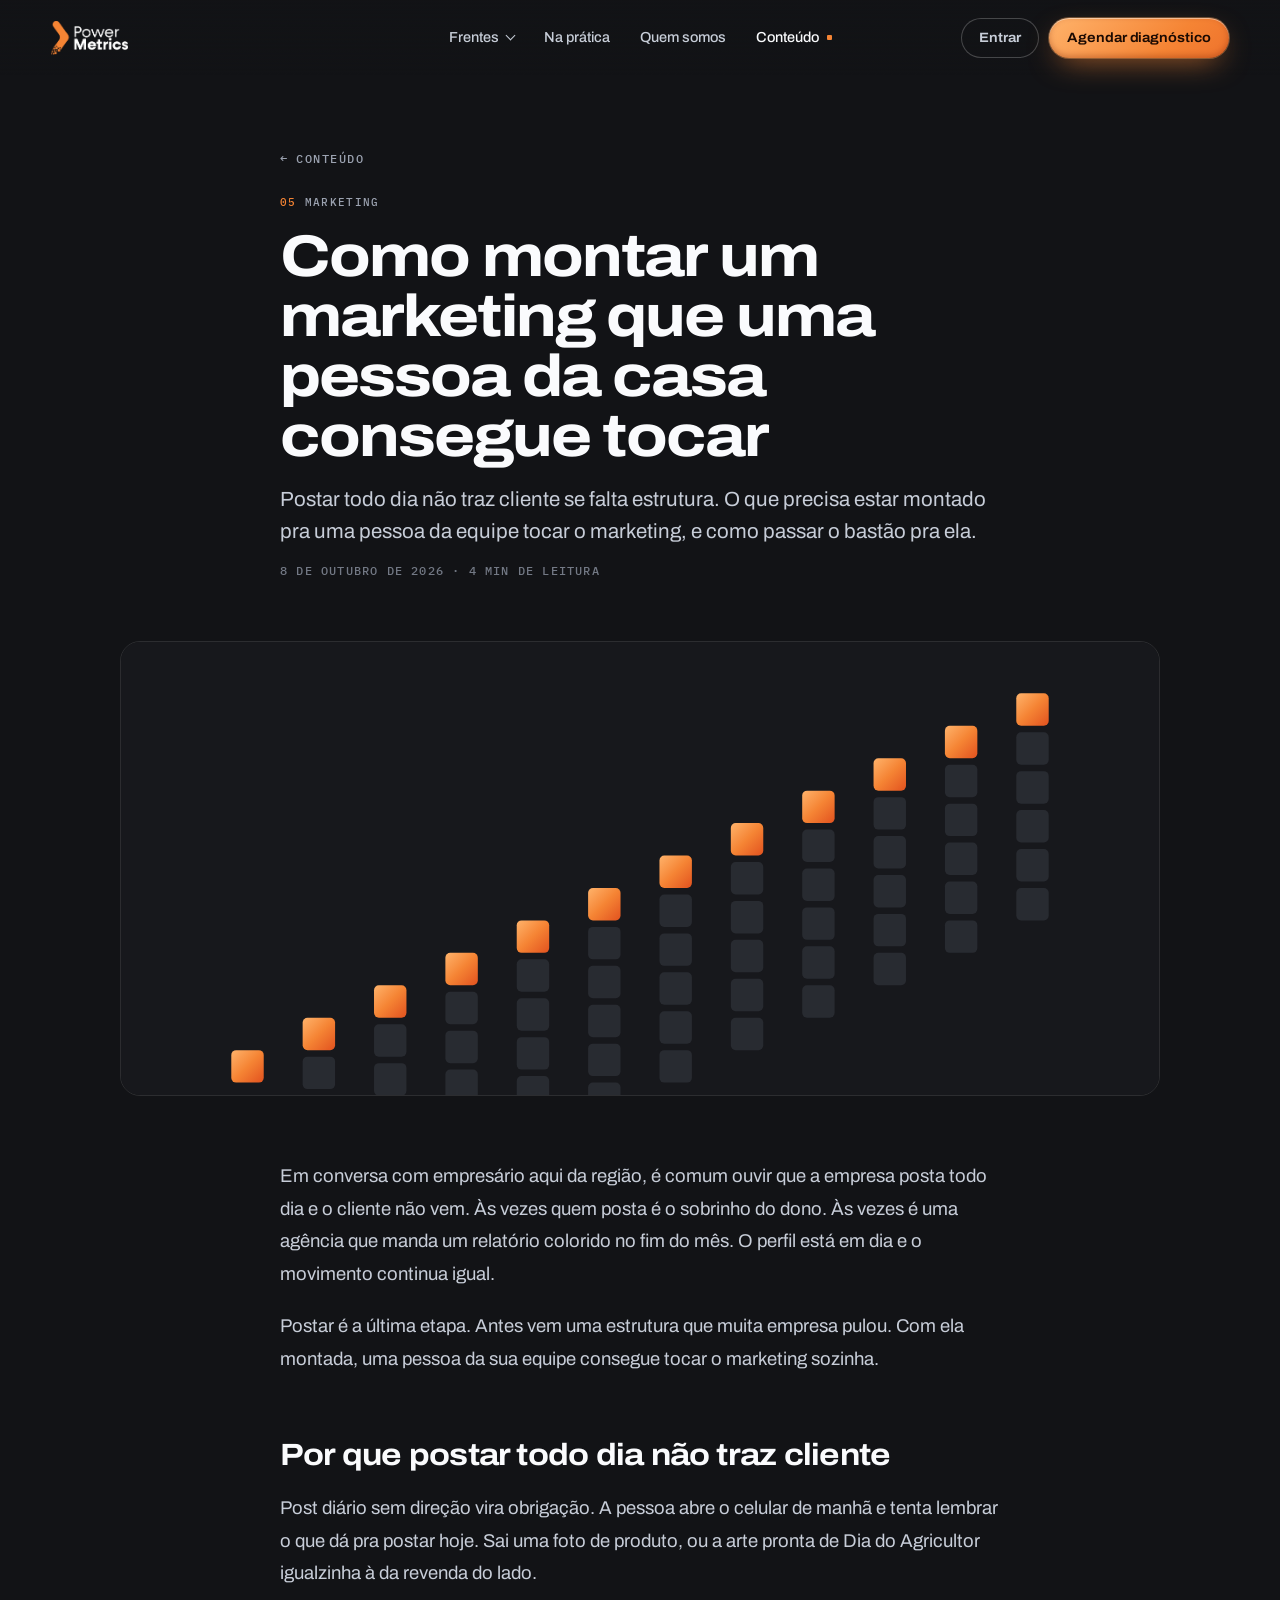
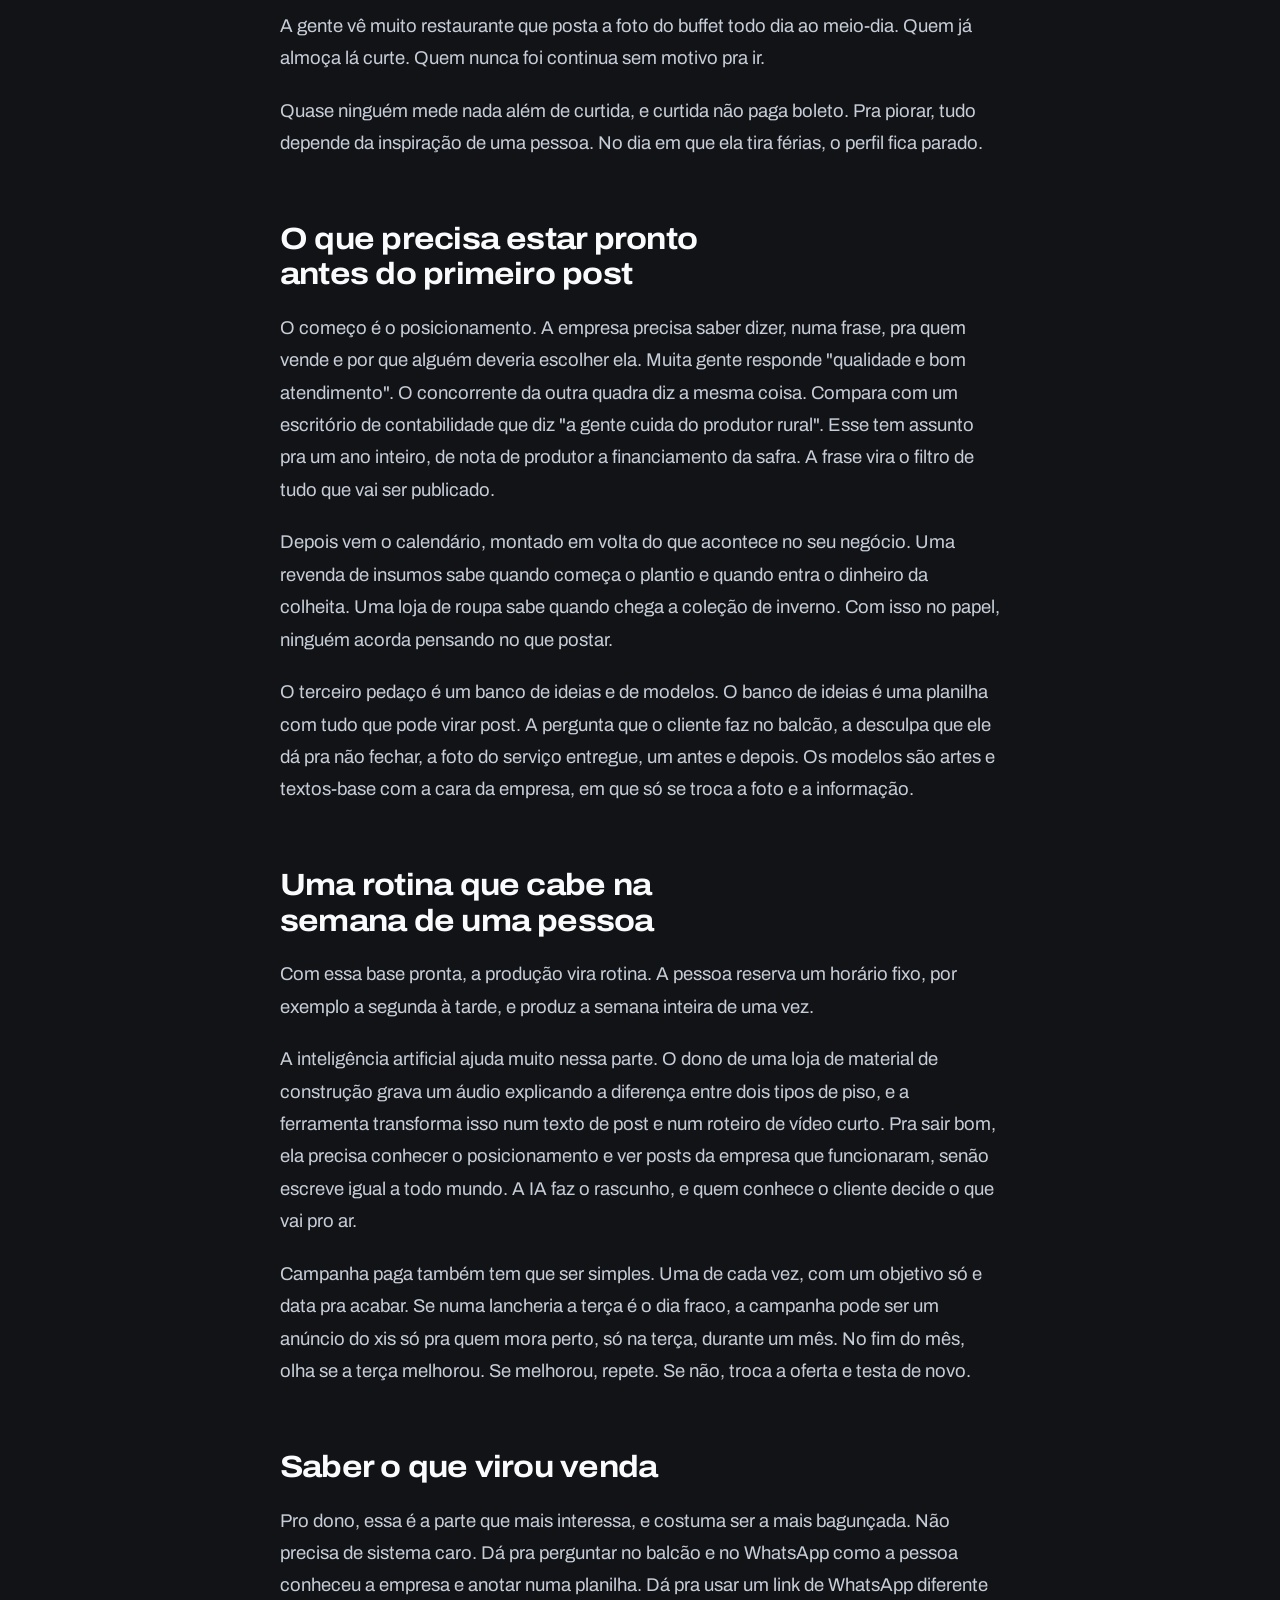
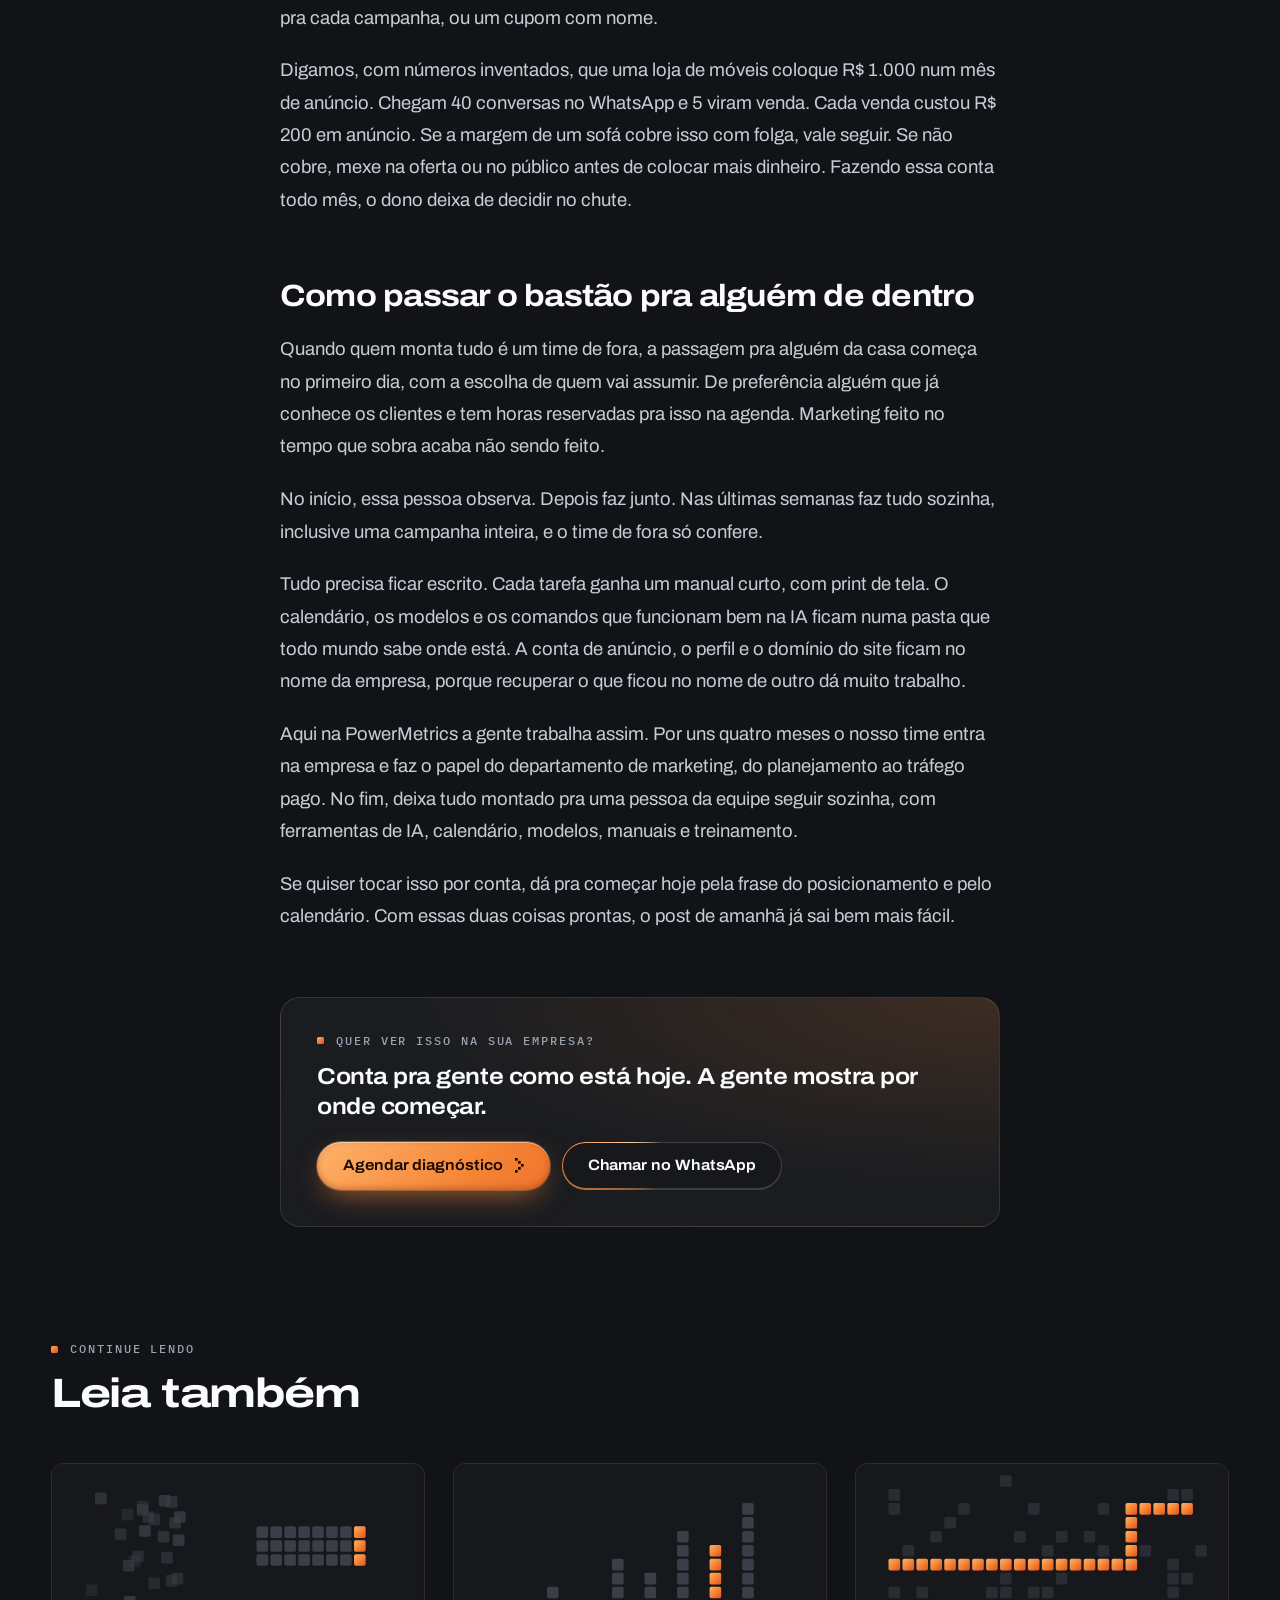
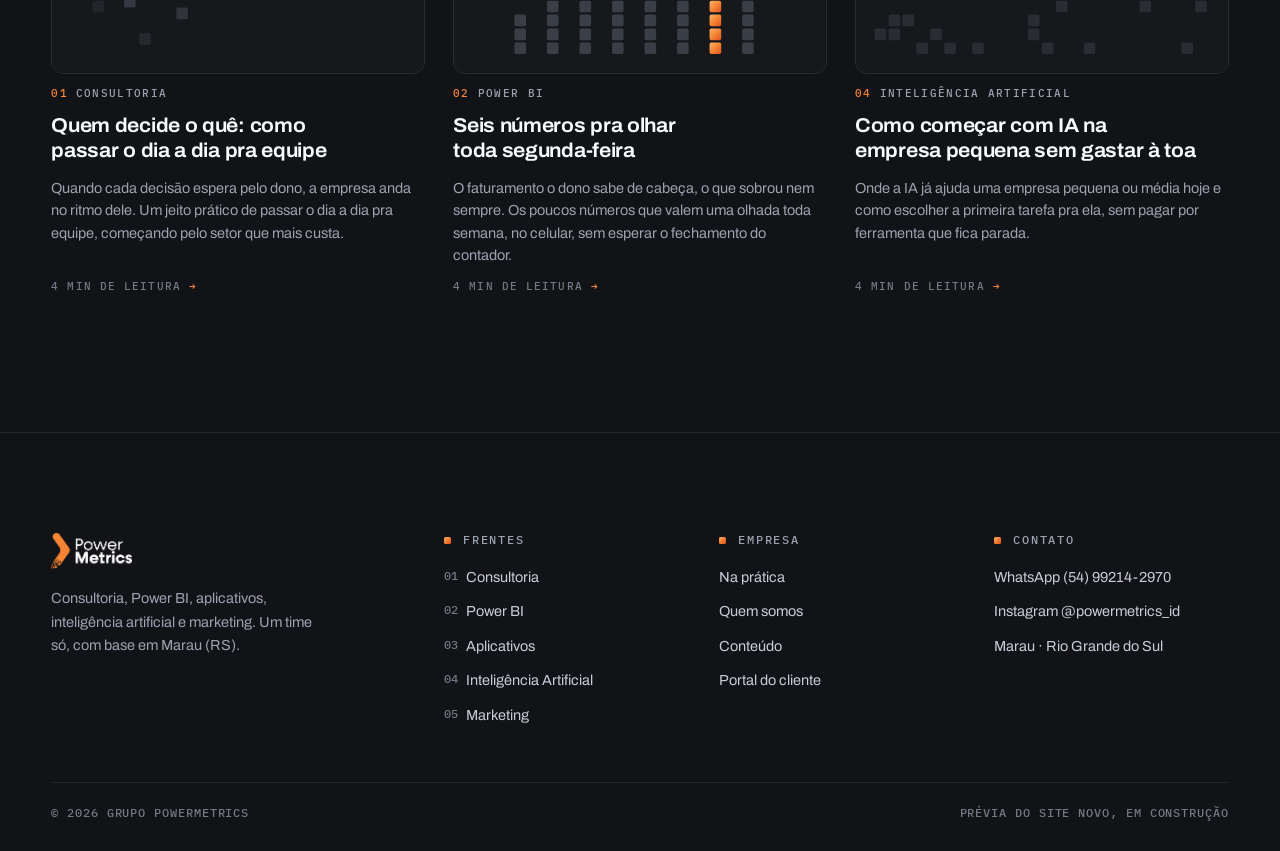
<file: v1/blog/marketing-que-uma-pessoa-da-casa-consegue-tocar.html>
<!doctype html>
<html lang="pt-BR">
<head>
  <meta charset="utf-8">
  <meta name="viewport" content="width=device-width, initial-scale=1, viewport-fit=cover">
  <meta name="theme-color" content="#121316">
  <meta name="robots" content="noindex, nofollow">
  <link rel="icon" href="../assets/favicon.svg" type="image/svg+xml">
  <link rel="preconnect" href="https://fonts.googleapis.com">
  <link rel="preconnect" href="https://fonts.gstatic.com" crossorigin>
  <link rel="stylesheet" href="https://fonts.googleapis.com/css2?family=Archivo:wdth,wght@62..125,100..900&family=IBM+Plex+Mono:wght@400;500&display=swap">
  <link rel="stylesheet" href="../styles.css?v=14">
  <script>
    (function () {
      var raiz = document.documentElement;
      raiz.classList.add('js');
      if (window.matchMedia && matchMedia('(prefers-reduced-motion: reduce)').matches) raiz.classList.add('reduzido');
    })();
  </script>
  <script src="../js/site.js?v=14" defer></script>

  <title>Como montar um marketing que uma pessoa da casa consegue tocar · Grupo PowerMetrics</title>
  <meta name="description" content="Postar todo dia não traz cliente se falta estrutura. O que precisa estar montado pra uma pessoa da equipe tocar o marketing, e como passar o bastão pra ela.">
</head>
<body class="pagina-interna pagina-artigo">
  <a class="pular-conteudo" href="#conteudo">Ir para o conteúdo</a>
  <header class="topo">
    <a class="marca" href="../" aria-label="Grupo PowerMetrics, início">
      <img src="../assets/powermetrics-logo.png" alt="PowerMetrics" width="700" height="310">
    </a>

    <nav class="nav" aria-label="Principal">
      <div class="nav-item tem-sub">
        <button class="nav-link" type="button" aria-expanded="false" aria-controls="sub-frentes" data-sub>
          Frentes <i class="seta-baixo" aria-hidden="true"></i>
        </button>
        <div class="submenu" id="sub-frentes">
          <a class="sub-item" href="../#frente-01"><b>01</b><span><strong>Consultoria</strong><small>Organizar a casa</small></span></a>
          <a class="sub-item" href="../#frente-02"><b>02</b><span><strong>Power BI</strong><small>Enxergar os números</small></span></a>
          <a class="sub-item" href="../#frente-03"><b>03</b><span><strong>Aplicativos</strong><small>Conectar a rotina</small></span></a>
          <a class="sub-item" href="../#frente-04"><b>04</b><span><strong>Inteligência Artificial</strong><small>Automatizar o repetitivo</small></span></a>
          <a class="sub-item" href="../#frente-05"><b>05</b><span><strong>Marketing</strong><small>Crescer em vendas</small></span></a>
        </div>
      </div>
      <a class="nav-link" href="../#na-pratica">Na prática</a>
      <a class="nav-link" href="../quem-somos.html" data-pagina="quem-somos">Quem somos</a>
      <a class="nav-link" href="../blog.html" data-pagina="blog" aria-current="page">Conteúdo</a>
    </nav>

    <div class="topo-acoes">
      
      <a class="btn btn-fantasma btn-pequeno topo-entrar" href="https://powermetrics-dash-6496.web.app/">Entrar</a>
      <a class="btn btn-brasa btn-pequeno topo-cta" href="https://wa.me/5554992142970?text=Ol%C3%A1%21%20Quero%20agendar%20um%20diagn%C3%B3stico%20com%20a%20PowerMetrics.">Agendar diagnóstico</a>
      <button class="menu-botao" type="button" aria-expanded="false" aria-controls="menu-celular" aria-label="Abrir menu" data-menu>
        <i></i><i></i>
      </button>
    </div>
  </header>

  <div class="menu-celular" id="menu-celular" hidden>
    <nav aria-label="Menu">
      <p class="olho">Frentes</p>
      <a href="../#frente-01"><b>01</b>Consultoria</a>
      <a href="../#frente-02"><b>02</b>Power BI</a>
      <a href="../#frente-03"><b>03</b>Aplicativos</a>
      <a href="../#frente-04"><b>04</b>Inteligência Artificial</a>
      <a href="../#frente-05"><b>05</b>Marketing</a>
      <p class="olho">Empresa</p>
      <a href="../#na-pratica">Na prática</a>
      <a href="../quem-somos.html">Quem somos</a>
      <a href="../blog.html">Conteúdo</a>
      <a href="https://powermetrics-dash-6496.web.app/">Entrar no portal do cliente</a>
    </nav>
    <a class="btn btn-brasa btn-grande" href="https://wa.me/5554992142970?text=Ol%C3%A1%21%20Quero%20agendar%20um%20diagn%C3%B3stico%20com%20a%20PowerMetrics.">Agendar diagnóstico <svg class="seta-px" viewBox="0 0 9 15" aria-hidden="true"><rect x="0" y="0" width="2.7" height="2.7"/><rect x="3" y="3" width="2.7" height="2.7"/><rect x="6" y="6" width="2.7" height="2.7"/><rect x="3" y="9" width="2.7" height="2.7"/><rect x="0" y="12" width="2.7" height="2.7"/></svg></a>
  </div>


  <main id="conteudo">
    <article class="artigo">
      <header class="artigo-cabeca">
        <a class="voltar" href="../blog.html"><i aria-hidden="true">←</i> Conteúdo</a>
        <span class="tag-frente"><b>05</b>Marketing</span>
        <h1 class="artigo-titulo">Como montar um marketing que uma pessoa da casa consegue tocar</h1>
        <p class="artigo-resumo">Postar todo dia não traz cliente se falta estrutura. O que precisa estar montado pra uma pessoa da equipe tocar o marketing, e como passar o bastão pra ela.</p>
        <p class="artigo-meta"><time datetime="2026-10-08">8 de outubro de 2026</time> · 4 min de leitura</p>
      </header>
      <div class="artigo-capa"><svg class="capa" viewBox="0 0 320 180" aria-hidden="true" preserveAspectRatio="xMidYMid slice"><defs><linearGradient id="brasa-marketingqueumapessoadac" x1="0" y1="0" x2="1" y2="1"><stop offset="0" stop-color="#FFB36B"/><stop offset=".5" stop-color="#F58434"/><stop offset="1" stop-color="#E2521F"/></linearGradient></defs><rect width="320" height="180" fill="#17181C"/><rect x="34" y="146" width="10" height="10" rx="1.5" fill="url(#brasa-marketingqueumapessoadac)" opacity="1.00"/><rect x="56" y="136" width="10" height="10" rx="1.5" fill="url(#brasa-marketingqueumapessoadac)" opacity="1.00"/><rect x="56" y="148" width="10" height="10" rx="1.5" fill="#3A3E46" opacity="0.50"/><rect x="78" y="126" width="10" height="10" rx="1.5" fill="url(#brasa-marketingqueumapessoadac)" opacity="1.00"/><rect x="78" y="138" width="10" height="10" rx="1.5" fill="#3A3E46" opacity="0.50"/><rect x="78" y="150" width="10" height="10" rx="1.5" fill="#3A3E46" opacity="0.50"/><rect x="100" y="116" width="10" height="10" rx="1.5" fill="url(#brasa-marketingqueumapessoadac)" opacity="1.00"/><rect x="100" y="128" width="10" height="10" rx="1.5" fill="#3A3E46" opacity="0.50"/><rect x="100" y="140" width="10" height="10" rx="1.5" fill="#3A3E46" opacity="0.50"/><rect x="100" y="152" width="10" height="10" rx="1.5" fill="#3A3E46" opacity="0.50"/><rect x="122" y="106" width="10" height="10" rx="1.5" fill="url(#brasa-marketingqueumapessoadac)" opacity="1.00"/><rect x="122" y="118" width="10" height="10" rx="1.5" fill="#3A3E46" opacity="0.50"/><rect x="122" y="130" width="10" height="10" rx="1.5" fill="#3A3E46" opacity="0.50"/><rect x="122" y="142" width="10" height="10" rx="1.5" fill="#3A3E46" opacity="0.50"/><rect x="122" y="154" width="10" height="10" rx="1.5" fill="#3A3E46" opacity="0.50"/><rect x="144" y="96" width="10" height="10" rx="1.5" fill="url(#brasa-marketingqueumapessoadac)" opacity="1.00"/><rect x="144" y="108" width="10" height="10" rx="1.5" fill="#3A3E46" opacity="0.50"/><rect x="144" y="120" width="10" height="10" rx="1.5" fill="#3A3E46" opacity="0.50"/><rect x="144" y="132" width="10" height="10" rx="1.5" fill="#3A3E46" opacity="0.50"/><rect x="144" y="144" width="10" height="10" rx="1.5" fill="#3A3E46" opacity="0.50"/><rect x="144" y="156" width="10" height="10" rx="1.5" fill="#3A3E46" opacity="0.50"/><rect x="166" y="86" width="10" height="10" rx="1.5" fill="url(#brasa-marketingqueumapessoadac)" opacity="1.00"/><rect x="166" y="98" width="10" height="10" rx="1.5" fill="#3A3E46" opacity="0.50"/><rect x="166" y="110" width="10" height="10" rx="1.5" fill="#3A3E46" opacity="0.50"/><rect x="166" y="122" width="10" height="10" rx="1.5" fill="#3A3E46" opacity="0.50"/><rect x="166" y="134" width="10" height="10" rx="1.5" fill="#3A3E46" opacity="0.50"/><rect x="166" y="146" width="10" height="10" rx="1.5" fill="#3A3E46" opacity="0.50"/><rect x="188" y="76" width="10" height="10" rx="1.5" fill="url(#brasa-marketingqueumapessoadac)" opacity="1.00"/><rect x="188" y="88" width="10" height="10" rx="1.5" fill="#3A3E46" opacity="0.50"/><rect x="188" y="100" width="10" height="10" rx="1.5" fill="#3A3E46" opacity="0.50"/><rect x="188" y="112" width="10" height="10" rx="1.5" fill="#3A3E46" opacity="0.50"/><rect x="188" y="124" width="10" height="10" rx="1.5" fill="#3A3E46" opacity="0.50"/><rect x="188" y="136" width="10" height="10" rx="1.5" fill="#3A3E46" opacity="0.50"/><rect x="210" y="66" width="10" height="10" rx="1.5" fill="url(#brasa-marketingqueumapessoadac)" opacity="1.00"/><rect x="210" y="78" width="10" height="10" rx="1.5" fill="#3A3E46" opacity="0.50"/><rect x="210" y="90" width="10" height="10" rx="1.5" fill="#3A3E46" opacity="0.50"/><rect x="210" y="102" width="10" height="10" rx="1.5" fill="#3A3E46" opacity="0.50"/><rect x="210" y="114" width="10" height="10" rx="1.5" fill="#3A3E46" opacity="0.50"/><rect x="210" y="126" width="10" height="10" rx="1.5" fill="#3A3E46" opacity="0.50"/><rect x="232" y="56" width="10" height="10" rx="1.5" fill="url(#brasa-marketingqueumapessoadac)" opacity="1.00"/><rect x="232" y="68" width="10" height="10" rx="1.5" fill="#3A3E46" opacity="0.50"/><rect x="232" y="80" width="10" height="10" rx="1.5" fill="#3A3E46" opacity="0.50"/><rect x="232" y="92" width="10" height="10" rx="1.5" fill="#3A3E46" opacity="0.50"/><rect x="232" y="104" width="10" height="10" rx="1.5" fill="#3A3E46" opacity="0.50"/><rect x="232" y="116" width="10" height="10" rx="1.5" fill="#3A3E46" opacity="0.50"/><rect x="254" y="46" width="10" height="10" rx="1.5" fill="url(#brasa-marketingqueumapessoadac)" opacity="1.00"/><rect x="254" y="58" width="10" height="10" rx="1.5" fill="#3A3E46" opacity="0.50"/><rect x="254" y="70" width="10" height="10" rx="1.5" fill="#3A3E46" opacity="0.50"/><rect x="254" y="82" width="10" height="10" rx="1.5" fill="#3A3E46" opacity="0.50"/><rect x="254" y="94" width="10" height="10" rx="1.5" fill="#3A3E46" opacity="0.50"/><rect x="254" y="106" width="10" height="10" rx="1.5" fill="#3A3E46" opacity="0.50"/><rect x="276" y="36" width="10" height="10" rx="1.5" fill="url(#brasa-marketingqueumapessoadac)" opacity="1.00"/><rect x="276" y="48" width="10" height="10" rx="1.5" fill="#3A3E46" opacity="0.50"/><rect x="276" y="60" width="10" height="10" rx="1.5" fill="#3A3E46" opacity="0.50"/><rect x="276" y="72" width="10" height="10" rx="1.5" fill="#3A3E46" opacity="0.50"/><rect x="276" y="84" width="10" height="10" rx="1.5" fill="#3A3E46" opacity="0.50"/><rect x="276" y="96" width="10" height="10" rx="1.5" fill="#3A3E46" opacity="0.50"/></svg></div>
      <div class="artigo-corpo prosa">
<p>Em conversa com empresário aqui da região, é comum ouvir que a empresa posta todo dia e o cliente não vem. Às vezes quem posta é o sobrinho do dono. Às vezes é uma agência que manda um relatório colorido no fim do mês. O perfil está em dia e o movimento continua igual.</p>
<p>Postar é a última etapa. Antes vem uma estrutura que muita empresa pulou. Com ela montada, uma pessoa da sua equipe consegue tocar o marketing sozinha.</p>
<h2>Por que postar todo dia não traz cliente</h2>
<p>Post diário sem direção vira obrigação. A pessoa abre o celular de manhã e tenta lembrar o que dá pra postar hoje. Sai uma foto de produto, ou a arte pronta de Dia do Agricultor igualzinha à da revenda do lado.</p>
<p>A gente vê muito restaurante que posta a foto do buffet todo dia ao meio-dia. Quem já almoça lá curte. Quem nunca foi continua sem motivo pra ir.</p>
<p>Quase ninguém mede nada além de curtida, e curtida não paga boleto. Pra piorar, tudo depende da inspiração de uma pessoa. No dia em que ela tira férias, o perfil fica parado.</p>
<h2>O que precisa estar pronto antes do primeiro post</h2>
<p>O começo é o posicionamento. A empresa precisa saber dizer, numa frase, pra quem vende e por que alguém deveria escolher ela. Muita gente responde "qualidade e bom atendimento". O concorrente da outra quadra diz a mesma coisa. Compara com um escritório de contabilidade que diz "a gente cuida do produtor rural". Esse tem assunto pra um ano inteiro, de nota de produtor a financiamento da safra. A frase vira o filtro de tudo que vai ser publicado.</p>
<p>Depois vem o calendário, montado em volta do que acontece no seu negócio. Uma revenda de insumos sabe quando começa o plantio e quando entra o dinheiro da colheita. Uma loja de roupa sabe quando chega a coleção de inverno. Com isso no papel, ninguém acorda pensando no que postar.</p>
<p>O terceiro pedaço é um banco de ideias e de modelos. O banco de ideias é uma planilha com tudo que pode virar post. A pergunta que o cliente faz no balcão, a desculpa que ele dá pra não fechar, a foto do serviço entregue, um antes e depois. Os modelos são artes e textos-base com a cara da empresa, em que só se troca a foto e a informação.</p>
<h2>Uma rotina que cabe na semana de uma pessoa</h2>
<p>Com essa base pronta, a produção vira rotina. A pessoa reserva um horário fixo, por exemplo a segunda à tarde, e produz a semana inteira de uma vez.</p>
<p>A inteligência artificial ajuda muito nessa parte. O dono de uma loja de material de construção grava um áudio explicando a diferença entre dois tipos de piso, e a ferramenta transforma isso num texto de post e num roteiro de vídeo curto. Pra sair bom, ela precisa conhecer o posicionamento e ver posts da empresa que funcionaram, senão escreve igual a todo mundo. A IA faz o rascunho, e quem conhece o cliente decide o que vai pro ar.</p>
<p>Campanha paga também tem que ser simples. Uma de cada vez, com um objetivo só e data pra acabar. Se numa lancheria a terça é o dia fraco, a campanha pode ser um anúncio do xis só pra quem mora perto, só na terça, durante um mês. No fim do mês, olha se a terça melhorou. Se melhorou, repete. Se não, troca a oferta e testa de novo.</p>
<h2>Saber o que virou venda</h2>
<p>Pro dono, essa é a parte que mais interessa, e costuma ser a mais bagunçada. Não precisa de sistema caro. Dá pra perguntar no balcão e no WhatsApp como a pessoa conheceu a empresa e anotar numa planilha. Dá pra usar um link de WhatsApp diferente pra cada campanha, ou um cupom com nome.</p>
<p>Digamos, com números inventados, que uma loja de móveis coloque R$ 1.000 num mês de anúncio. Chegam 40 conversas no WhatsApp e 5 viram venda. Cada venda custou R$ 200 em anúncio. Se a margem de um sofá cobre isso com folga, vale seguir. Se não cobre, mexe na oferta ou no público antes de colocar mais dinheiro. Fazendo essa conta todo mês, o dono deixa de decidir no chute.</p>
<h2>Como passar o bastão pra alguém de dentro</h2>
<p>Quando quem monta tudo é um time de fora, a passagem pra alguém da casa começa no primeiro dia, com a escolha de quem vai assumir. De preferência alguém que já conhece os clientes e tem horas reservadas pra isso na agenda. Marketing feito no tempo que sobra acaba não sendo feito.</p>
<p>No início, essa pessoa observa. Depois faz junto. Nas últimas semanas faz tudo sozinha, inclusive uma campanha inteira, e o time de fora só confere.</p>
<p>Tudo precisa ficar escrito. Cada tarefa ganha um manual curto, com print de tela. O calendário, os modelos e os comandos que funcionam bem na IA ficam numa pasta que todo mundo sabe onde está. A conta de anúncio, o perfil e o domínio do site ficam no nome da empresa, porque recuperar o que ficou no nome de outro dá muito trabalho.</p>
<p>Aqui na PowerMetrics a gente trabalha assim. Por uns quatro meses o nosso time entra na empresa e faz o papel do departamento de marketing, do planejamento ao tráfego pago. No fim, deixa tudo montado pra uma pessoa da equipe seguir sozinha, com ferramentas de IA, calendário, modelos, manuais e treinamento.</p>
<p>Se quiser tocar isso por conta, dá pra começar hoje pela frase do posicionamento e pelo calendário. Com essas duas coisas prontas, o post de amanhã já sai bem mais fácil.</p>
      </div>
      <aside class="artigo-cta">
        <p class="olho">Quer ver isso na sua empresa?</p>
        <p>Conta pra gente como está hoje. A gente mostra por onde começar.</p>
        <div class="acoes">
          <a class="btn btn-brasa" href="https://wa.me/5554992142970?text=Ol%C3%A1%21%20Quero%20agendar%20um%20diagn%C3%B3stico%20com%20a%20PowerMetrics.">Agendar diagnóstico <svg class="seta-px" viewBox="0 0 9 15" aria-hidden="true"><rect x="0" y="0" width="2.7" height="2.7"/><rect x="3" y="3" width="2.7" height="2.7"/><rect x="6" y="6" width="2.7" height="2.7"/><rect x="3" y="9" width="2.7" height="2.7"/><rect x="0" y="12" width="2.7" height="2.7"/></svg></a>
          <a class="btn btn-vidro" href="https://wa.me/5554992142970?text=Ol%C3%A1%21%20Quero%20saber%20mais%20sobre%20a%20PowerMetrics.">Chamar no WhatsApp</a>
        </div>
      </aside>
    </article>

    <section class="secao relacionados" aria-labelledby="rel-titulo">
      <div class="conteiner">
        <header class="secao-cabeca secao-cabeca-simples">
          <p class="olho">Continue lendo</p>
          <h2 class="titulo-secao titulo-menor" id="rel-titulo">Leia também</h2>
        </header>
        <div class="grade-blog grade-3" data-revelar-grupo><a class="cartao-blog" href="../blog/quem-decide-o-que.html" data-frente="01" data-revelar><div class="cartao-capa"><svg class="capa" viewBox="0 0 320 180" aria-hidden="true" preserveAspectRatio="xMidYMid slice"><defs><linearGradient id="brasa-quemdecideoque" x1="0" y1="0" x2="1" y2="1"><stop offset="0" stop-color="#FFB36B"/><stop offset=".5" stop-color="#F58434"/><stop offset="1" stop-color="#E2521F"/></linearGradient></defs><rect width="320" height="180" fill="#17181C"/><rect x="101" y="46" width="10" height="10" rx="1.5" fill="#3A3E46" opacity="0.68"/><rect x="92" y="27" width="10" height="10" rx="1.5" fill="#3A3E46" opacity="0.77"/><rect x="83" y="98" width="10" height="10" rx="1.5" fill="#3A3E46" opacity="0.47"/><rect x="104" y="61" width="10" height="10" rx="1.5" fill="#3A3E46" opacity="0.80"/><rect x="91" y="58" width="10" height="10" rx="1.5" fill="#3A3E46" opacity="0.67"/><rect x="35" y="118" width="10" height="10" rx="1.5" fill="#3A3E46" opacity="0.36"/><rect x="61" y="83" width="10" height="10" rx="1.5" fill="#3A3E46" opacity="0.65"/><rect x="37" y="25" width="10" height="10" rx="1.5" fill="#3A3E46" opacity="0.68"/><rect x="98" y="28" width="10" height="10" rx="1.5" fill="#3A3E46" opacity="0.64"/><rect x="62" y="114" width="10" height="10" rx="1.5" fill="#3A3E46" opacity="0.83"/><rect x="29" y="104" width="10" height="10" rx="1.5" fill="#3A3E46" opacity="0.38"/><rect x="75" y="146" width="10" height="10" rx="1.5" fill="#3A3E46" opacity="0.42"/><rect x="105" y="41" width="10" height="10" rx="1.5" fill="#3A3E46" opacity="0.80"/><rect x="54" y="56" width="10" height="10" rx="1.5" fill="#3A3E46" opacity="0.60"/><rect x="66" y="79" width="10" height="10" rx="1.5" fill="#3A3E46" opacity="0.37"/><rect x="78" y="41" width="10" height="10" rx="1.5" fill="#3A3E46" opacity="0.55"/><rect x="60" y="39" width="10" height="10" rx="1.5" fill="#3A3E46" opacity="0.41"/><rect x="107" y="124" width="10" height="10" rx="1.5" fill="#3A3E46" opacity="0.77"/><rect x="73" y="32" width="10" height="10" rx="1.5" fill="#3A3E46" opacity="0.49"/><rect x="75" y="53" width="10" height="10" rx="1.5" fill="#3A3E46" opacity="0.80"/><rect x="103" y="94" width="10" height="10" rx="1.5" fill="#3A3E46" opacity="0.56"/><rect x="69" y="75" width="10" height="10" rx="1.5" fill="#3A3E46" opacity="0.55"/><rect x="83" y="43" width="10" height="10" rx="1.5" fill="#3A3E46" opacity="0.54"/><rect x="73" y="35" width="10" height="10" rx="1.5" fill="#3A3E46" opacity="0.66"/><rect x="98" y="96" width="10" height="10" rx="1.5" fill="#3A3E46" opacity="0.52"/><rect x="94" y="76" width="10" height="10" rx="1.5" fill="#3A3E46" opacity="0.56"/><rect x="176" y="54" width="10" height="10" rx="1.5" fill="#3A3E46" opacity="1.00"/><rect x="188" y="54" width="10" height="10" rx="1.5" fill="#3A3E46" opacity="1.00"/><rect x="200" y="54" width="10" height="10" rx="1.5" fill="#3A3E46" opacity="1.00"/><rect x="212" y="54" width="10" height="10" rx="1.5" fill="#3A3E46" opacity="1.00"/><rect x="224" y="54" width="10" height="10" rx="1.5" fill="#3A3E46" opacity="1.00"/><rect x="236" y="54" width="10" height="10" rx="1.5" fill="#3A3E46" opacity="1.00"/><rect x="248" y="54" width="10" height="10" rx="1.5" fill="#3A3E46" opacity="1.00"/><rect x="260" y="54" width="10" height="10" rx="1.5" fill="url(#brasa-quemdecideoque)" opacity="1.00"/><rect x="176" y="66" width="10" height="10" rx="1.5" fill="#3A3E46" opacity="1.00"/><rect x="188" y="66" width="10" height="10" rx="1.5" fill="#3A3E46" opacity="1.00"/><rect x="200" y="66" width="10" height="10" rx="1.5" fill="#3A3E46" opacity="1.00"/><rect x="212" y="66" width="10" height="10" rx="1.5" fill="#3A3E46" opacity="1.00"/><rect x="224" y="66" width="10" height="10" rx="1.5" fill="#3A3E46" opacity="1.00"/><rect x="236" y="66" width="10" height="10" rx="1.5" fill="#3A3E46" opacity="1.00"/><rect x="248" y="66" width="10" height="10" rx="1.5" fill="#3A3E46" opacity="1.00"/><rect x="260" y="66" width="10" height="10" rx="1.5" fill="url(#brasa-quemdecideoque)" opacity="1.00"/><rect x="176" y="78" width="10" height="10" rx="1.5" fill="#3A3E46" opacity="1.00"/><rect x="188" y="78" width="10" height="10" rx="1.5" fill="#3A3E46" opacity="1.00"/><rect x="200" y="78" width="10" height="10" rx="1.5" fill="#3A3E46" opacity="1.00"/><rect x="212" y="78" width="10" height="10" rx="1.5" fill="#3A3E46" opacity="1.00"/><rect x="224" y="78" width="10" height="10" rx="1.5" fill="#3A3E46" opacity="1.00"/><rect x="236" y="78" width="10" height="10" rx="1.5" fill="#3A3E46" opacity="1.00"/><rect x="248" y="78" width="10" height="10" rx="1.5" fill="#3A3E46" opacity="1.00"/><rect x="260" y="78" width="10" height="10" rx="1.5" fill="url(#brasa-quemdecideoque)" opacity="1.00"/></svg></div><span class="tag-frente"><b>01</b>Consultoria</span><h3>Quem decide o quê: como passar o dia a dia pra equipe</h3><p>Quando cada decisão espera pelo dono, a empresa anda no ritmo dele. Um jeito prático de passar o dia a dia pra equipe, começando pelo setor que mais custa.</p><span class="cartao-meta">4 min de leitura <i aria-hidden="true">→</i></span></a><a class="cartao-blog" href="../blog/seis-numeros-pra-olhar-toda-segunda.html" data-frente="02" data-revelar><div class="cartao-capa"><svg class="capa" viewBox="0 0 320 180" aria-hidden="true" preserveAspectRatio="xMidYMid slice"><defs><linearGradient id="brasa-seisnumerospraolhartodas" x1="0" y1="0" x2="1" y2="1"><stop offset="0" stop-color="#FFB36B"/><stop offset=".5" stop-color="#F58434"/><stop offset="1" stop-color="#E2521F"/></linearGradient></defs><rect width="320" height="180" fill="#17181C"/><rect x="52" y="154" width="10" height="10" rx="1.5" fill="#3A3E46" opacity="1.00"/><rect x="52" y="142" width="10" height="10" rx="1.5" fill="#3A3E46" opacity="1.00"/><rect x="52" y="130" width="10" height="10" rx="1.5" fill="#3A3E46" opacity="1.00"/><rect x="80" y="154" width="10" height="10" rx="1.5" fill="#3A3E46" opacity="1.00"/><rect x="80" y="142" width="10" height="10" rx="1.5" fill="#3A3E46" opacity="1.00"/><rect x="80" y="130" width="10" height="10" rx="1.5" fill="#3A3E46" opacity="1.00"/><rect x="80" y="118" width="10" height="10" rx="1.5" fill="#3A3E46" opacity="1.00"/><rect x="80" y="106" width="10" height="10" rx="1.5" fill="#3A3E46" opacity="1.00"/><rect x="108" y="154" width="10" height="10" rx="1.5" fill="#3A3E46" opacity="1.00"/><rect x="108" y="142" width="10" height="10" rx="1.5" fill="#3A3E46" opacity="1.00"/><rect x="108" y="130" width="10" height="10" rx="1.5" fill="#3A3E46" opacity="1.00"/><rect x="108" y="118" width="10" height="10" rx="1.5" fill="#3A3E46" opacity="1.00"/><rect x="136" y="154" width="10" height="10" rx="1.5" fill="#3A3E46" opacity="1.00"/><rect x="136" y="142" width="10" height="10" rx="1.5" fill="#3A3E46" opacity="1.00"/><rect x="136" y="130" width="10" height="10" rx="1.5" fill="#3A3E46" opacity="1.00"/><rect x="136" y="118" width="10" height="10" rx="1.5" fill="#3A3E46" opacity="1.00"/><rect x="136" y="106" width="10" height="10" rx="1.5" fill="#3A3E46" opacity="1.00"/><rect x="136" y="94" width="10" height="10" rx="1.5" fill="#3A3E46" opacity="1.00"/><rect x="136" y="82" width="10" height="10" rx="1.5" fill="#3A3E46" opacity="1.00"/><rect x="164" y="154" width="10" height="10" rx="1.5" fill="#3A3E46" opacity="1.00"/><rect x="164" y="142" width="10" height="10" rx="1.5" fill="#3A3E46" opacity="1.00"/><rect x="164" y="130" width="10" height="10" rx="1.5" fill="#3A3E46" opacity="1.00"/><rect x="164" y="118" width="10" height="10" rx="1.5" fill="#3A3E46" opacity="1.00"/><rect x="164" y="106" width="10" height="10" rx="1.5" fill="#3A3E46" opacity="1.00"/><rect x="164" y="94" width="10" height="10" rx="1.5" fill="#3A3E46" opacity="1.00"/><rect x="192" y="154" width="10" height="10" rx="1.5" fill="#3A3E46" opacity="1.00"/><rect x="192" y="142" width="10" height="10" rx="1.5" fill="#3A3E46" opacity="1.00"/><rect x="192" y="130" width="10" height="10" rx="1.5" fill="#3A3E46" opacity="1.00"/><rect x="192" y="118" width="10" height="10" rx="1.5" fill="#3A3E46" opacity="1.00"/><rect x="192" y="106" width="10" height="10" rx="1.5" fill="#3A3E46" opacity="1.00"/><rect x="192" y="94" width="10" height="10" rx="1.5" fill="#3A3E46" opacity="1.00"/><rect x="192" y="82" width="10" height="10" rx="1.5" fill="#3A3E46" opacity="1.00"/><rect x="192" y="70" width="10" height="10" rx="1.5" fill="#3A3E46" opacity="1.00"/><rect x="192" y="58" width="10" height="10" rx="1.5" fill="#3A3E46" opacity="1.00"/><rect x="220" y="154" width="10" height="10" rx="1.5" fill="url(#brasa-seisnumerospraolhartodas)" opacity="1.00"/><rect x="220" y="142" width="10" height="10" rx="1.5" fill="url(#brasa-seisnumerospraolhartodas)" opacity="1.00"/><rect x="220" y="130" width="10" height="10" rx="1.5" fill="url(#brasa-seisnumerospraolhartodas)" opacity="1.00"/><rect x="220" y="118" width="10" height="10" rx="1.5" fill="url(#brasa-seisnumerospraolhartodas)" opacity="1.00"/><rect x="220" y="106" width="10" height="10" rx="1.5" fill="url(#brasa-seisnumerospraolhartodas)" opacity="1.00"/><rect x="220" y="94" width="10" height="10" rx="1.5" fill="url(#brasa-seisnumerospraolhartodas)" opacity="1.00"/><rect x="220" y="82" width="10" height="10" rx="1.5" fill="url(#brasa-seisnumerospraolhartodas)" opacity="1.00"/><rect x="220" y="70" width="10" height="10" rx="1.5" fill="url(#brasa-seisnumerospraolhartodas)" opacity="1.00"/><rect x="248" y="154" width="10" height="10" rx="1.5" fill="#3A3E46" opacity="1.00"/><rect x="248" y="142" width="10" height="10" rx="1.5" fill="#3A3E46" opacity="1.00"/><rect x="248" y="130" width="10" height="10" rx="1.5" fill="#3A3E46" opacity="1.00"/><rect x="248" y="118" width="10" height="10" rx="1.5" fill="#3A3E46" opacity="1.00"/><rect x="248" y="106" width="10" height="10" rx="1.5" fill="#3A3E46" opacity="1.00"/><rect x="248" y="94" width="10" height="10" rx="1.5" fill="#3A3E46" opacity="1.00"/><rect x="248" y="82" width="10" height="10" rx="1.5" fill="#3A3E46" opacity="1.00"/><rect x="248" y="70" width="10" height="10" rx="1.5" fill="#3A3E46" opacity="1.00"/><rect x="248" y="58" width="10" height="10" rx="1.5" fill="#3A3E46" opacity="1.00"/><rect x="248" y="46" width="10" height="10" rx="1.5" fill="#3A3E46" opacity="1.00"/><rect x="248" y="34" width="10" height="10" rx="1.5" fill="#3A3E46" opacity="1.00"/></svg></div><span class="tag-frente"><b>02</b>Power BI</span><h3>Seis números pra olhar toda segunda-feira</h3><p>O faturamento o dono sabe de cabeça, o que sobrou nem sempre. Os poucos números que valem uma olhada toda semana, no celular, sem esperar o fechamento do contador.</p><span class="cartao-meta">4 min de leitura <i aria-hidden="true">→</i></span></a><a class="cartao-blog" href="../blog/ia-na-empresa-pequena-sem-gastar-a-toa.html" data-frente="04" data-revelar><div class="cartao-capa"><svg class="capa" viewBox="0 0 320 180" aria-hidden="true" preserveAspectRatio="xMidYMid slice"><defs><linearGradient id="brasa-ianaempresapequenasemgas" x1="0" y1="0" x2="1" y2="1"><stop offset="0" stop-color="#FFB36B"/><stop offset=".5" stop-color="#F58434"/><stop offset="1" stop-color="#E2521F"/></linearGradient></defs><rect width="320" height="180" fill="#17181C"/><rect x="16" y="142" width="10" height="10" rx="1.5" fill="#3A3E46" opacity="0.55"/><rect x="28" y="22" width="10" height="10" rx="1.5" fill="#3A3E46" opacity="0.55"/><rect x="28" y="34" width="10" height="10" rx="1.5" fill="#3A3E46" opacity="0.55"/><rect x="28" y="82" width="10" height="10" rx="1.5" fill="url(#brasa-ianaempresapequenasemgas)" opacity="1.00"/><rect x="28" y="106" width="10" height="10" rx="1.5" fill="#3A3E46" opacity="0.55"/><rect x="28" y="130" width="10" height="10" rx="1.5" fill="#3A3E46" opacity="0.55"/><rect x="28" y="142" width="10" height="10" rx="1.5" fill="#3A3E46" opacity="0.55"/><rect x="40" y="70" width="10" height="10" rx="1.5" fill="#3A3E46" opacity="0.55"/><rect x="40" y="82" width="10" height="10" rx="1.5" fill="url(#brasa-ianaempresapequenasemgas)" opacity="1.00"/><rect x="40" y="130" width="10" height="10" rx="1.5" fill="#3A3E46" opacity="0.55"/><rect x="52" y="82" width="10" height="10" rx="1.5" fill="url(#brasa-ianaempresapequenasemgas)" opacity="1.00"/><rect x="52" y="106" width="10" height="10" rx="1.5" fill="#3A3E46" opacity="0.55"/><rect x="52" y="154" width="10" height="10" rx="1.5" fill="#3A3E46" opacity="0.55"/><rect x="64" y="58" width="10" height="10" rx="1.5" fill="#3A3E46" opacity="0.55"/><rect x="64" y="82" width="10" height="10" rx="1.5" fill="url(#brasa-ianaempresapequenasemgas)" opacity="1.00"/><rect x="64" y="142" width="10" height="10" rx="1.5" fill="#3A3E46" opacity="0.55"/><rect x="76" y="46" width="10" height="10" rx="1.5" fill="#3A3E46" opacity="0.55"/><rect x="76" y="82" width="10" height="10" rx="1.5" fill="url(#brasa-ianaempresapequenasemgas)" opacity="1.00"/><rect x="76" y="154" width="10" height="10" rx="1.5" fill="#3A3E46" opacity="0.55"/><rect x="88" y="34" width="10" height="10" rx="1.5" fill="#3A3E46" opacity="0.55"/><rect x="88" y="82" width="10" height="10" rx="1.5" fill="url(#brasa-ianaempresapequenasemgas)" opacity="1.00"/><rect x="100" y="82" width="10" height="10" rx="1.5" fill="url(#brasa-ianaempresapequenasemgas)" opacity="1.00"/><rect x="100" y="154" width="10" height="10" rx="1.5" fill="#3A3E46" opacity="0.55"/><rect x="112" y="82" width="10" height="10" rx="1.5" fill="url(#brasa-ianaempresapequenasemgas)" opacity="1.00"/><rect x="112" y="106" width="10" height="10" rx="1.5" fill="#3A3E46" opacity="0.55"/><rect x="124" y="10" width="10" height="10" rx="1.5" fill="#3A3E46" opacity="0.55"/><rect x="124" y="82" width="10" height="10" rx="1.5" fill="url(#brasa-ianaempresapequenasemgas)" opacity="1.00"/><rect x="124" y="94" width="10" height="10" rx="1.5" fill="#3A3E46" opacity="0.55"/><rect x="124" y="106" width="10" height="10" rx="1.5" fill="#3A3E46" opacity="0.55"/><rect x="136" y="58" width="10" height="10" rx="1.5" fill="#3A3E46" opacity="0.55"/><rect x="136" y="82" width="10" height="10" rx="1.5" fill="url(#brasa-ianaempresapequenasemgas)" opacity="1.00"/><rect x="148" y="34" width="10" height="10" rx="1.5" fill="#3A3E46" opacity="0.55"/><rect x="148" y="82" width="10" height="10" rx="1.5" fill="url(#brasa-ianaempresapequenasemgas)" opacity="1.00"/><rect x="148" y="106" width="10" height="10" rx="1.5" fill="#3A3E46" opacity="0.55"/><rect x="148" y="130" width="10" height="10" rx="1.5" fill="#3A3E46" opacity="0.55"/><rect x="148" y="142" width="10" height="10" rx="1.5" fill="#3A3E46" opacity="0.55"/><rect x="160" y="70" width="10" height="10" rx="1.5" fill="#3A3E46" opacity="0.55"/><rect x="160" y="82" width="10" height="10" rx="1.5" fill="url(#brasa-ianaempresapequenasemgas)" opacity="1.00"/><rect x="160" y="106" width="10" height="10" rx="1.5" fill="#3A3E46" opacity="0.55"/><rect x="160" y="154" width="10" height="10" rx="1.5" fill="#3A3E46" opacity="0.55"/><rect x="172" y="58" width="10" height="10" rx="1.5" fill="#3A3E46" opacity="0.55"/><rect x="172" y="82" width="10" height="10" rx="1.5" fill="url(#brasa-ianaempresapequenasemgas)" opacity="1.00"/><rect x="172" y="94" width="10" height="10" rx="1.5" fill="#3A3E46" opacity="0.55"/><rect x="172" y="118" width="10" height="10" rx="1.5" fill="#3A3E46" opacity="0.55"/><rect x="184" y="82" width="10" height="10" rx="1.5" fill="url(#brasa-ianaempresapequenasemgas)" opacity="1.00"/><rect x="196" y="58" width="10" height="10" rx="1.5" fill="#3A3E46" opacity="0.55"/><rect x="196" y="82" width="10" height="10" rx="1.5" fill="url(#brasa-ianaempresapequenasemgas)" opacity="1.00"/><rect x="196" y="154" width="10" height="10" rx="1.5" fill="#3A3E46" opacity="0.55"/><rect x="208" y="34" width="10" height="10" rx="1.5" fill="#3A3E46" opacity="0.55"/><rect x="208" y="70" width="10" height="10" rx="1.5" fill="#3A3E46" opacity="0.55"/><rect x="208" y="82" width="10" height="10" rx="1.5" fill="url(#brasa-ianaempresapequenasemgas)" opacity="1.00"/><rect x="220" y="82" width="10" height="10" rx="1.5" fill="url(#brasa-ianaempresapequenasemgas)" opacity="1.00"/><rect x="232" y="34" width="10" height="10" rx="1.5" fill="url(#brasa-ianaempresapequenasemgas)" opacity="1.00"/><rect x="232" y="46" width="10" height="10" rx="1.5" fill="url(#brasa-ianaempresapequenasemgas)" opacity="1.00"/><rect x="232" y="58" width="10" height="10" rx="1.5" fill="url(#brasa-ianaempresapequenasemgas)" opacity="1.00"/><rect x="232" y="70" width="10" height="10" rx="1.5" fill="url(#brasa-ianaempresapequenasemgas)" opacity="1.00"/><rect x="232" y="82" width="10" height="10" rx="1.5" fill="url(#brasa-ianaempresapequenasemgas)" opacity="1.00"/><rect x="244" y="34" width="10" height="10" rx="1.5" fill="url(#brasa-ianaempresapequenasemgas)" opacity="1.00"/><rect x="244" y="70" width="10" height="10" rx="1.5" fill="#3A3E46" opacity="0.55"/><rect x="244" y="118" width="10" height="10" rx="1.5" fill="#3A3E46" opacity="0.55"/><rect x="256" y="34" width="10" height="10" rx="1.5" fill="url(#brasa-ianaempresapequenasemgas)" opacity="1.00"/><rect x="268" y="22" width="10" height="10" rx="1.5" fill="#3A3E46" opacity="0.55"/><rect x="268" y="34" width="10" height="10" rx="1.5" fill="url(#brasa-ianaempresapequenasemgas)" opacity="1.00"/><rect x="268" y="82" width="10" height="10" rx="1.5" fill="#3A3E46" opacity="0.55"/><rect x="268" y="94" width="10" height="10" rx="1.5" fill="#3A3E46" opacity="0.55"/><rect x="268" y="106" width="10" height="10" rx="1.5" fill="#3A3E46" opacity="0.55"/><rect x="280" y="22" width="10" height="10" rx="1.5" fill="#3A3E46" opacity="0.55"/><rect x="280" y="34" width="10" height="10" rx="1.5" fill="url(#brasa-ianaempresapequenasemgas)" opacity="1.00"/><rect x="280" y="94" width="10" height="10" rx="1.5" fill="#3A3E46" opacity="0.55"/><rect x="280" y="154" width="10" height="10" rx="1.5" fill="#3A3E46" opacity="0.55"/><rect x="292" y="70" width="10" height="10" rx="1.5" fill="#3A3E46" opacity="0.55"/><rect x="292" y="118" width="10" height="10" rx="1.5" fill="#3A3E46" opacity="0.55"/></svg></div><span class="tag-frente"><b>04</b>Inteligência Artificial</span><h3>Como começar com IA na empresa pequena sem gastar à toa</h3><p>Onde a IA já ajuda uma empresa pequena ou média hoje e como escolher a primeira tarefa pra ela, sem pagar por ferramenta que fica parada.</p><span class="cartao-meta">4 min de leitura <i aria-hidden="true">→</i></span></a></div>
      </div>
    </section>
  </main>

  <footer class="rodape">
    <div class="conteiner rodape-grade">
      <div class="rodape-marca">
        <a class="marca" href="../" aria-label="Grupo PowerMetrics, início">
          <img src="../assets/powermetrics-logo.png" alt="PowerMetrics" width="700" height="310" loading="lazy">
        </a>
        <p>Consultoria, Power BI, aplicativos, inteligência artificial e marketing. Um time só, com base em Marau (RS).</p>
      </div>
      <nav class="rodape-col" aria-label="Frentes">
        <p class="olho">Frentes</p>
        <a href="../#frente-01"><b>01</b>Consultoria</a>
        <a href="../#frente-02"><b>02</b>Power BI</a>
        <a href="../#frente-03"><b>03</b>Aplicativos</a>
        <a href="../#frente-04"><b>04</b>Inteligência Artificial</a>
        <a href="../#frente-05"><b>05</b>Marketing</a>
      </nav>
      <nav class="rodape-col" aria-label="Empresa">
        <p class="olho">Empresa</p>
        <a href="../#na-pratica">Na prática</a>
        <a href="../quem-somos.html">Quem somos</a>
        <a href="../blog.html">Conteúdo</a>
        <a href="https://powermetrics-dash-6496.web.app/">Portal do cliente</a>
      </nav>
      <div class="rodape-col">
        <p class="olho">Contato</p>
        <a href="https://wa.me/5554992142970?text=Ol%C3%A1%21%20Quero%20saber%20mais%20sobre%20a%20PowerMetrics.">WhatsApp (54) 99214-2970</a>
        <a href="https://www.instagram.com/powermetrics_id/">Instagram @powermetrics_id</a>
        <span>Marau · Rio Grande do Sul</span>
      </div>
    </div>
    <div class="conteiner rodape-base">
      <span>© 2026 Grupo PowerMetrics</span>
      <span>Prévia do site novo, em construção</span>
    </div>
  </footer>

  <div class="barra-celular">
    <a class="btn btn-vidro" href="https://wa.me/5554992142970?text=Ol%C3%A1%21%20Quero%20saber%20mais%20sobre%20a%20PowerMetrics.">WhatsApp</a>
    <a class="btn btn-brasa" href="https://wa.me/5554992142970?text=Ol%C3%A1%21%20Quero%20agendar%20um%20diagn%C3%B3stico%20com%20a%20PowerMetrics.">Agendar diagnóstico</a>
  </div>

</body>
</html>
</file>
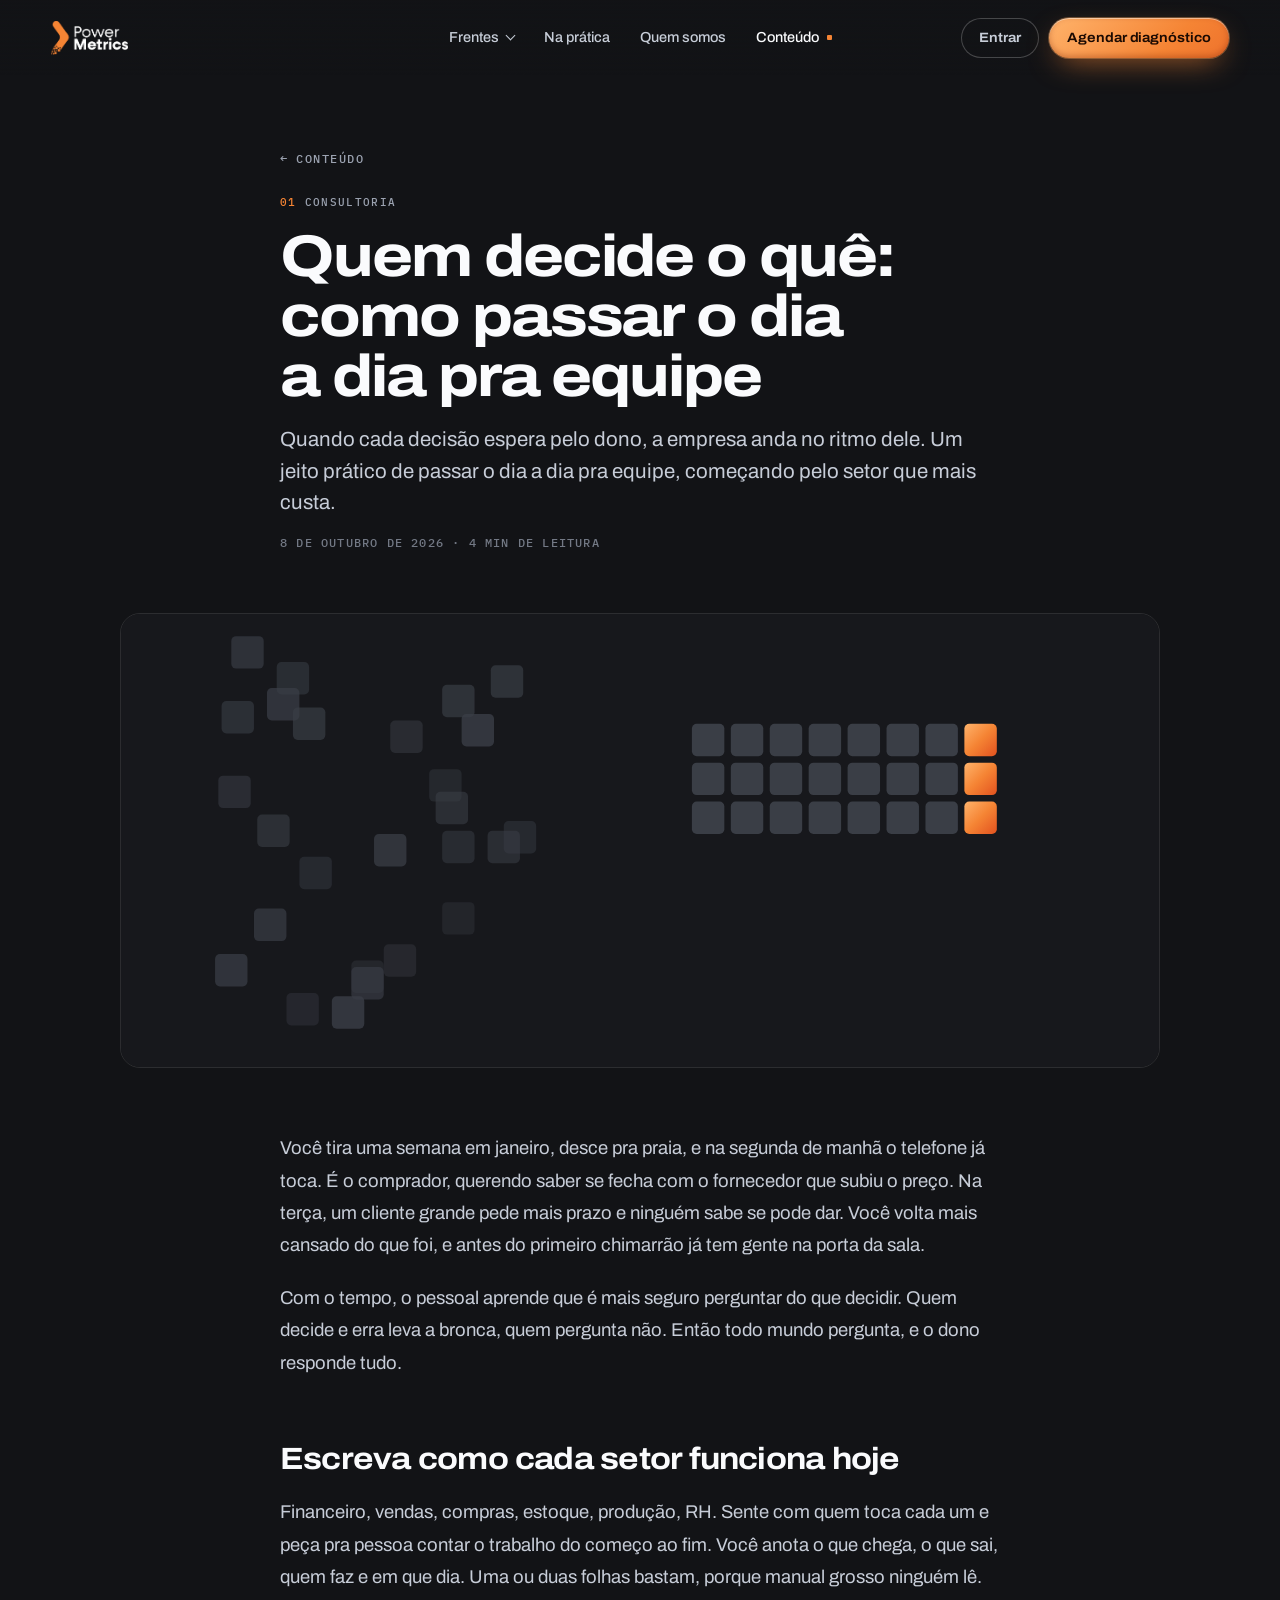
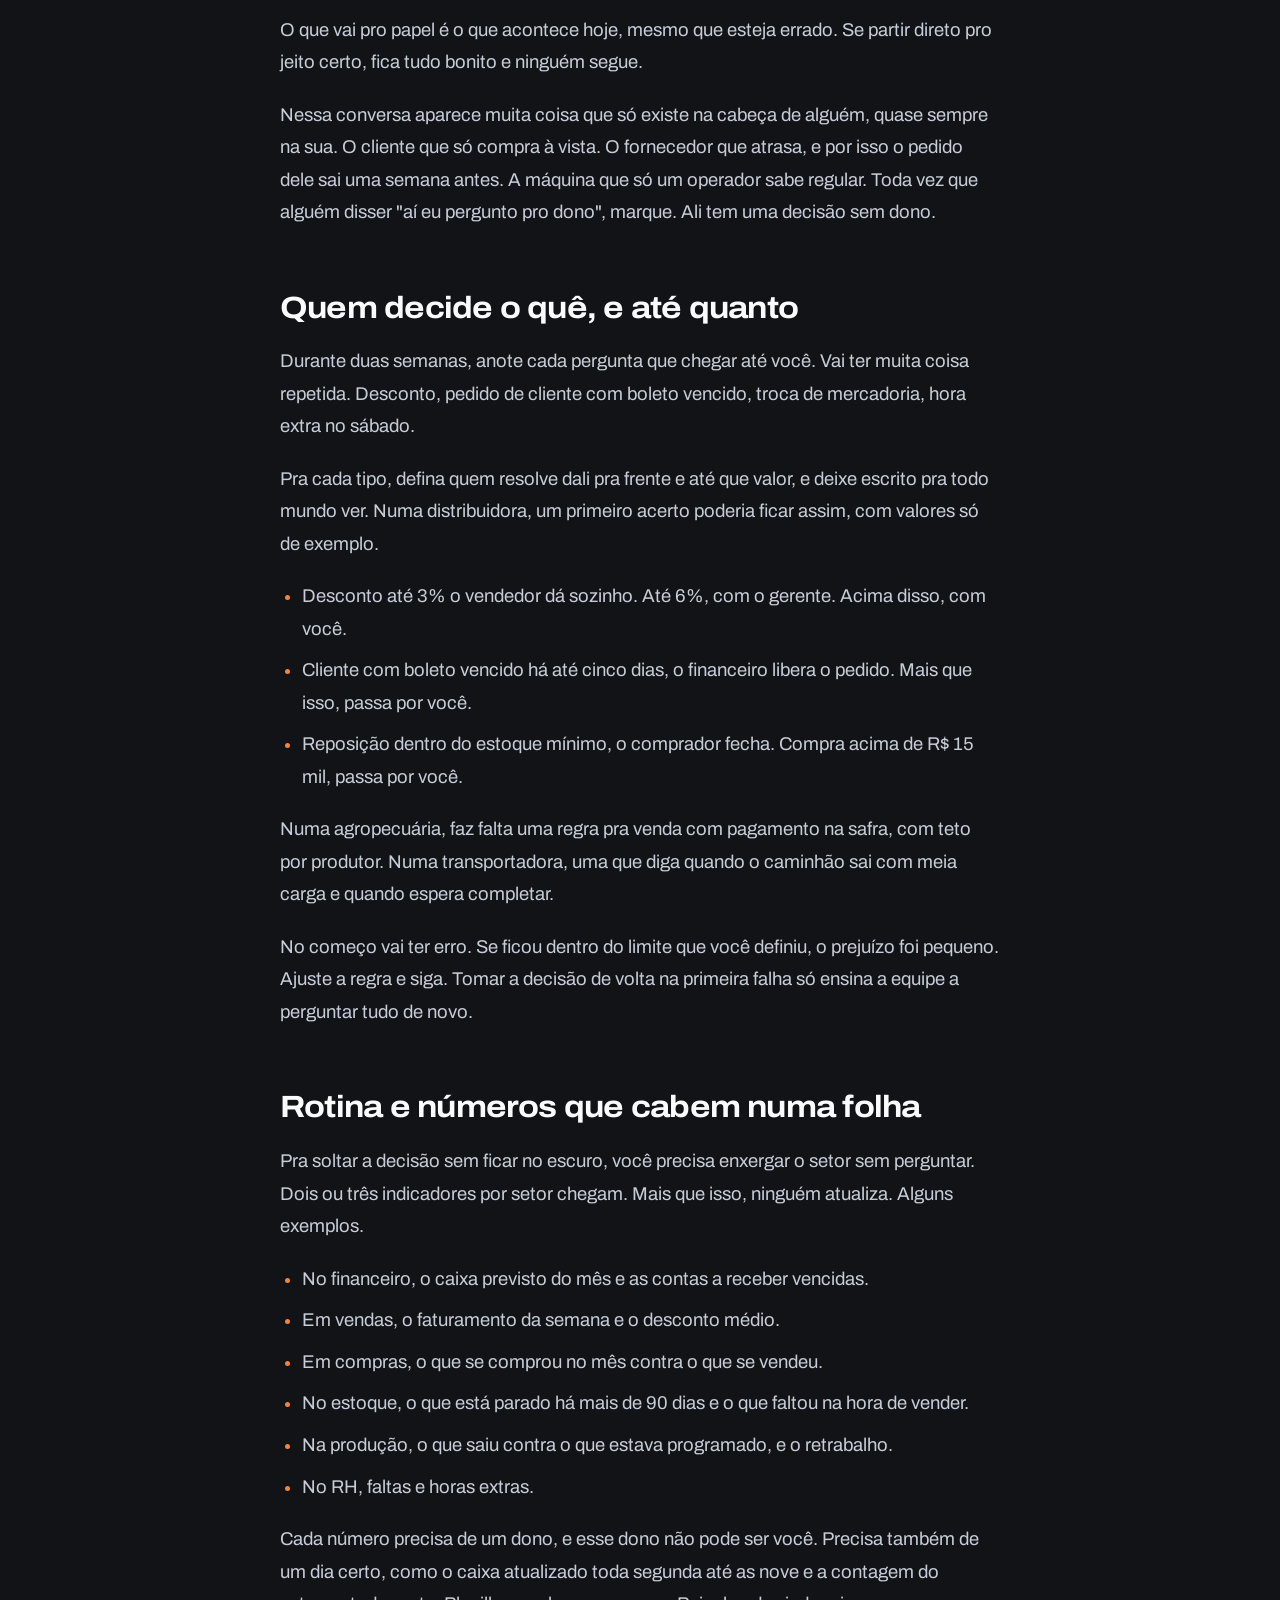
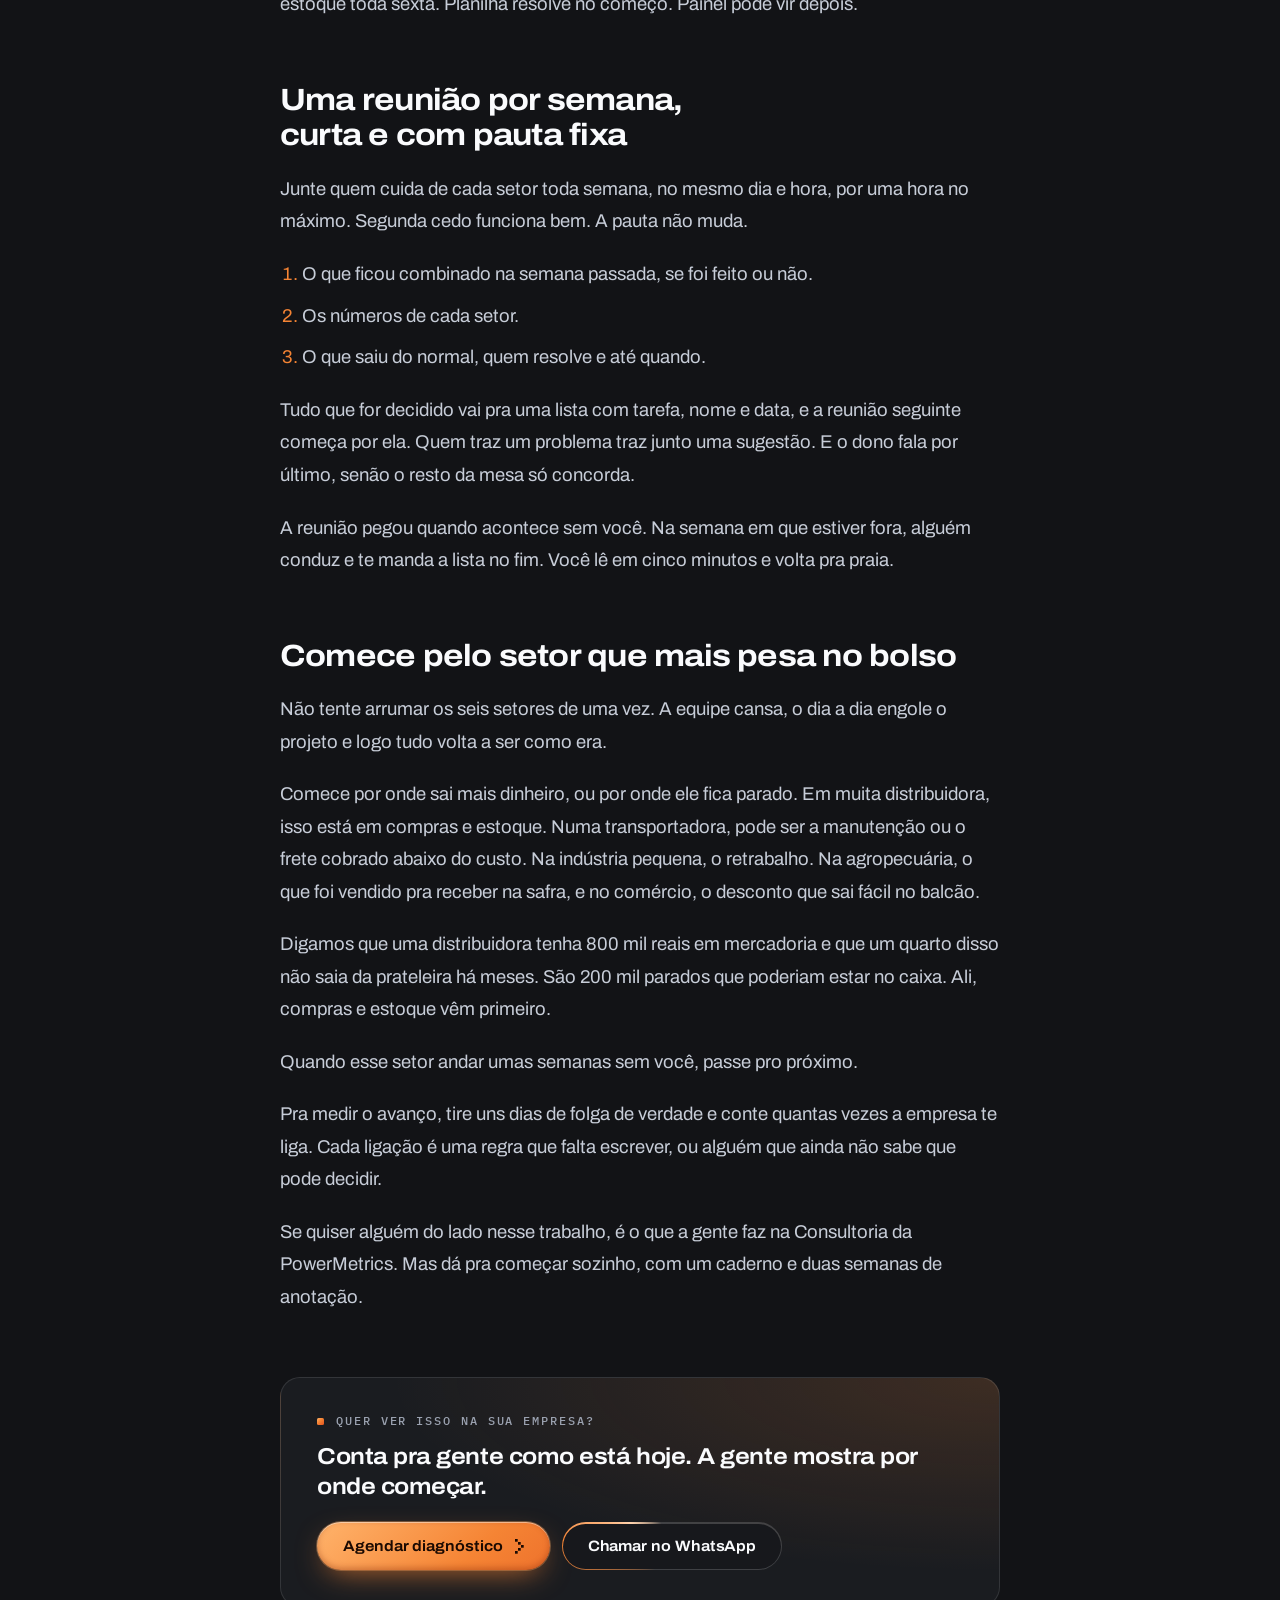
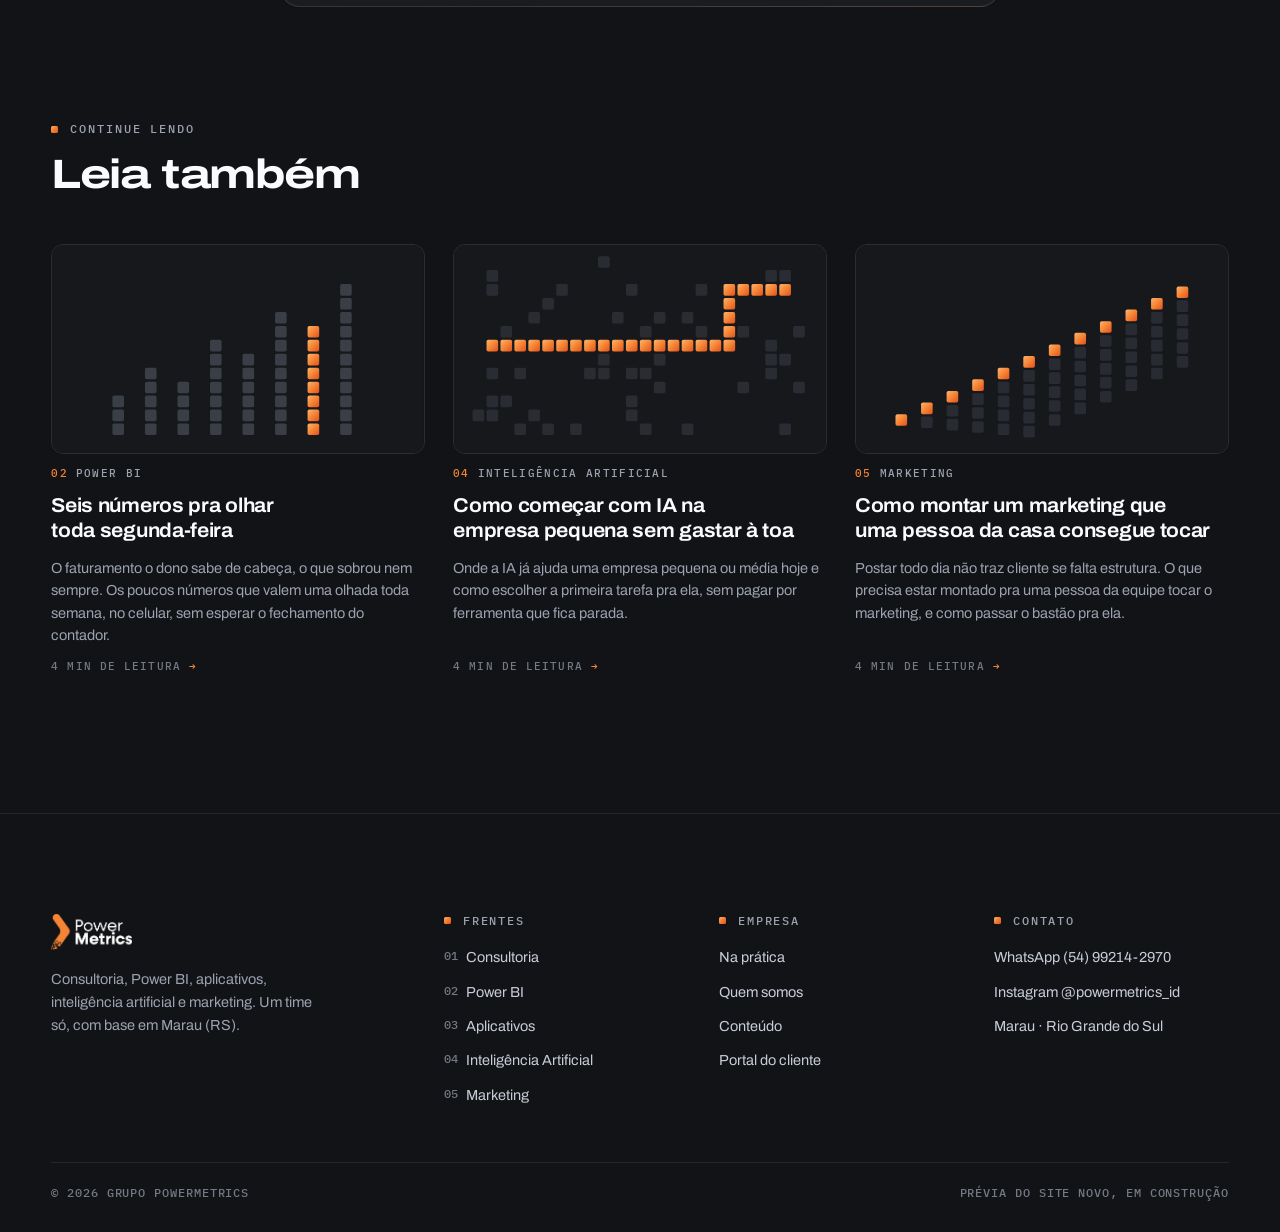
<file: v1/blog/quem-decide-o-que.html>
<!doctype html>
<html lang="pt-BR">
<head>
  <meta charset="utf-8">
  <meta name="viewport" content="width=device-width, initial-scale=1, viewport-fit=cover">
  <meta name="theme-color" content="#121316">
  <meta name="robots" content="noindex, nofollow">
  <link rel="icon" href="../assets/favicon.svg" type="image/svg+xml">
  <link rel="preconnect" href="https://fonts.googleapis.com">
  <link rel="preconnect" href="https://fonts.gstatic.com" crossorigin>
  <link rel="stylesheet" href="https://fonts.googleapis.com/css2?family=Archivo:wdth,wght@62..125,100..900&family=IBM+Plex+Mono:wght@400;500&display=swap">
  <link rel="stylesheet" href="../styles.css?v=14">
  <script>
    (function () {
      var raiz = document.documentElement;
      raiz.classList.add('js');
      if (window.matchMedia && matchMedia('(prefers-reduced-motion: reduce)').matches) raiz.classList.add('reduzido');
    })();
  </script>
  <script src="../js/site.js?v=14" defer></script>

  <title>Quem decide o quê: como passar o dia a dia pra equipe · Grupo PowerMetrics</title>
  <meta name="description" content="Quando cada decisão espera pelo dono, a empresa anda no ritmo dele. Um jeito prático de passar o dia a dia pra equipe, começando pelo setor que mais custa.">
</head>
<body class="pagina-interna pagina-artigo">
  <a class="pular-conteudo" href="#conteudo">Ir para o conteúdo</a>
  <header class="topo">
    <a class="marca" href="../" aria-label="Grupo PowerMetrics, início">
      <img src="../assets/powermetrics-logo.png" alt="PowerMetrics" width="700" height="310">
    </a>

    <nav class="nav" aria-label="Principal">
      <div class="nav-item tem-sub">
        <button class="nav-link" type="button" aria-expanded="false" aria-controls="sub-frentes" data-sub>
          Frentes <i class="seta-baixo" aria-hidden="true"></i>
        </button>
        <div class="submenu" id="sub-frentes">
          <a class="sub-item" href="../#frente-01"><b>01</b><span><strong>Consultoria</strong><small>Organizar a casa</small></span></a>
          <a class="sub-item" href="../#frente-02"><b>02</b><span><strong>Power BI</strong><small>Enxergar os números</small></span></a>
          <a class="sub-item" href="../#frente-03"><b>03</b><span><strong>Aplicativos</strong><small>Conectar a rotina</small></span></a>
          <a class="sub-item" href="../#frente-04"><b>04</b><span><strong>Inteligência Artificial</strong><small>Automatizar o repetitivo</small></span></a>
          <a class="sub-item" href="../#frente-05"><b>05</b><span><strong>Marketing</strong><small>Crescer em vendas</small></span></a>
        </div>
      </div>
      <a class="nav-link" href="../#na-pratica">Na prática</a>
      <a class="nav-link" href="../quem-somos.html" data-pagina="quem-somos">Quem somos</a>
      <a class="nav-link" href="../blog.html" data-pagina="blog" aria-current="page">Conteúdo</a>
    </nav>

    <div class="topo-acoes">
      
      <a class="btn btn-fantasma btn-pequeno topo-entrar" href="https://powermetrics-dash-6496.web.app/">Entrar</a>
      <a class="btn btn-brasa btn-pequeno topo-cta" href="https://wa.me/5554992142970?text=Ol%C3%A1%21%20Quero%20agendar%20um%20diagn%C3%B3stico%20com%20a%20PowerMetrics.">Agendar diagnóstico</a>
      <button class="menu-botao" type="button" aria-expanded="false" aria-controls="menu-celular" aria-label="Abrir menu" data-menu>
        <i></i><i></i>
      </button>
    </div>
  </header>

  <div class="menu-celular" id="menu-celular" hidden>
    <nav aria-label="Menu">
      <p class="olho">Frentes</p>
      <a href="../#frente-01"><b>01</b>Consultoria</a>
      <a href="../#frente-02"><b>02</b>Power BI</a>
      <a href="../#frente-03"><b>03</b>Aplicativos</a>
      <a href="../#frente-04"><b>04</b>Inteligência Artificial</a>
      <a href="../#frente-05"><b>05</b>Marketing</a>
      <p class="olho">Empresa</p>
      <a href="../#na-pratica">Na prática</a>
      <a href="../quem-somos.html">Quem somos</a>
      <a href="../blog.html">Conteúdo</a>
      <a href="https://powermetrics-dash-6496.web.app/">Entrar no portal do cliente</a>
    </nav>
    <a class="btn btn-brasa btn-grande" href="https://wa.me/5554992142970?text=Ol%C3%A1%21%20Quero%20agendar%20um%20diagn%C3%B3stico%20com%20a%20PowerMetrics.">Agendar diagnóstico <svg class="seta-px" viewBox="0 0 9 15" aria-hidden="true"><rect x="0" y="0" width="2.7" height="2.7"/><rect x="3" y="3" width="2.7" height="2.7"/><rect x="6" y="6" width="2.7" height="2.7"/><rect x="3" y="9" width="2.7" height="2.7"/><rect x="0" y="12" width="2.7" height="2.7"/></svg></a>
  </div>


  <main id="conteudo">
    <article class="artigo">
      <header class="artigo-cabeca">
        <a class="voltar" href="../blog.html"><i aria-hidden="true">←</i> Conteúdo</a>
        <span class="tag-frente"><b>01</b>Consultoria</span>
        <h1 class="artigo-titulo">Quem decide o quê: como passar o dia a dia pra equipe</h1>
        <p class="artigo-resumo">Quando cada decisão espera pelo dono, a empresa anda no ritmo dele. Um jeito prático de passar o dia a dia pra equipe, começando pelo setor que mais custa.</p>
        <p class="artigo-meta"><time datetime="2026-10-08">8 de outubro de 2026</time> · 4 min de leitura</p>
      </header>
      <div class="artigo-capa"><svg class="capa" viewBox="0 0 320 180" aria-hidden="true" preserveAspectRatio="xMidYMid slice"><defs><linearGradient id="brasa-quemdecideoquetopo" x1="0" y1="0" x2="1" y2="1"><stop offset="0" stop-color="#FFB36B"/><stop offset=".5" stop-color="#F58434"/><stop offset="1" stop-color="#E2521F"/></linearGradient></defs><rect width="320" height="180" fill="#17181C"/><rect x="51" y="137" width="10" height="10" rx="1.5" fill="#3A3E46" opacity="0.40"/><rect x="105" y="51" width="10" height="10" rx="1.5" fill="#3A3E46" opacity="0.80"/><rect x="99" y="109" width="10" height="10" rx="1.5" fill="#3A3E46" opacity="0.35"/><rect x="45" y="43" width="10" height="10" rx="1.5" fill="#3A3E46" opacity="0.73"/><rect x="81" y="122" width="10" height="10" rx="1.5" fill="#3A3E46" opacity="0.41"/><rect x="41" y="111" width="10" height="10" rx="1.5" fill="#3A3E46" opacity="0.70"/><rect x="65" y="138" width="10" height="10" rx="1.5" fill="#3A3E46" opacity="0.82"/><rect x="30" y="70" width="10" height="10" rx="1.5" fill="#3A3E46" opacity="0.54"/><rect x="53" y="49" width="10" height="10" rx="1.5" fill="#3A3E46" opacity="0.68"/><rect x="99" y="42" width="10" height="10" rx="1.5" fill="#3A3E46" opacity="0.68"/><rect x="34" y="27" width="10" height="10" rx="1.5" fill="#3A3E46" opacity="0.67"/><rect x="55" y="95" width="10" height="10" rx="1.5" fill="#3A3E46" opacity="0.46"/><rect x="48" y="35" width="10" height="10" rx="1.5" fill="#3A3E46" opacity="0.55"/><rect x="29" y="125" width="10" height="10" rx="1.5" fill="#3A3E46" opacity="0.73"/><rect x="42" y="82" width="10" height="10" rx="1.5" fill="#3A3E46" opacity="0.61"/><rect x="118" y="84" width="10" height="10" rx="1.5" fill="#3A3E46" opacity="0.46"/><rect x="99" y="87" width="10" height="10" rx="1.5" fill="#3A3E46" opacity="0.51"/><rect x="71" y="127" width="10" height="10" rx="1.5" fill="#3A3E46" opacity="0.38"/><rect x="78" y="88" width="10" height="10" rx="1.5" fill="#3A3E46" opacity="0.75"/><rect x="83" y="53" width="10" height="10" rx="1.5" fill="#3A3E46" opacity="0.52"/><rect x="97" y="75" width="10" height="10" rx="1.5" fill="#3A3E46" opacity="0.59"/><rect x="113" y="87" width="10" height="10" rx="1.5" fill="#3A3E46" opacity="0.56"/><rect x="95" y="68" width="10" height="10" rx="1.5" fill="#3A3E46" opacity="0.42"/><rect x="114" y="36" width="10" height="10" rx="1.5" fill="#3A3E46" opacity="0.68"/><rect x="71" y="129" width="10" height="10" rx="1.5" fill="#3A3E46" opacity="0.66"/><rect x="31" y="47" width="10" height="10" rx="1.5" fill="#3A3E46" opacity="0.60"/><rect x="176" y="54" width="10" height="10" rx="1.5" fill="#3A3E46" opacity="1.00"/><rect x="188" y="54" width="10" height="10" rx="1.5" fill="#3A3E46" opacity="1.00"/><rect x="200" y="54" width="10" height="10" rx="1.5" fill="#3A3E46" opacity="1.00"/><rect x="212" y="54" width="10" height="10" rx="1.5" fill="#3A3E46" opacity="1.00"/><rect x="224" y="54" width="10" height="10" rx="1.5" fill="#3A3E46" opacity="1.00"/><rect x="236" y="54" width="10" height="10" rx="1.5" fill="#3A3E46" opacity="1.00"/><rect x="248" y="54" width="10" height="10" rx="1.5" fill="#3A3E46" opacity="1.00"/><rect x="260" y="54" width="10" height="10" rx="1.5" fill="url(#brasa-quemdecideoquetopo)" opacity="1.00"/><rect x="176" y="66" width="10" height="10" rx="1.5" fill="#3A3E46" opacity="1.00"/><rect x="188" y="66" width="10" height="10" rx="1.5" fill="#3A3E46" opacity="1.00"/><rect x="200" y="66" width="10" height="10" rx="1.5" fill="#3A3E46" opacity="1.00"/><rect x="212" y="66" width="10" height="10" rx="1.5" fill="#3A3E46" opacity="1.00"/><rect x="224" y="66" width="10" height="10" rx="1.5" fill="#3A3E46" opacity="1.00"/><rect x="236" y="66" width="10" height="10" rx="1.5" fill="#3A3E46" opacity="1.00"/><rect x="248" y="66" width="10" height="10" rx="1.5" fill="#3A3E46" opacity="1.00"/><rect x="260" y="66" width="10" height="10" rx="1.5" fill="url(#brasa-quemdecideoquetopo)" opacity="1.00"/><rect x="176" y="78" width="10" height="10" rx="1.5" fill="#3A3E46" opacity="1.00"/><rect x="188" y="78" width="10" height="10" rx="1.5" fill="#3A3E46" opacity="1.00"/><rect x="200" y="78" width="10" height="10" rx="1.5" fill="#3A3E46" opacity="1.00"/><rect x="212" y="78" width="10" height="10" rx="1.5" fill="#3A3E46" opacity="1.00"/><rect x="224" y="78" width="10" height="10" rx="1.5" fill="#3A3E46" opacity="1.00"/><rect x="236" y="78" width="10" height="10" rx="1.5" fill="#3A3E46" opacity="1.00"/><rect x="248" y="78" width="10" height="10" rx="1.5" fill="#3A3E46" opacity="1.00"/><rect x="260" y="78" width="10" height="10" rx="1.5" fill="url(#brasa-quemdecideoquetopo)" opacity="1.00"/></svg></div>
      <div class="artigo-corpo prosa">
<p>Você tira uma semana em janeiro, desce pra praia, e na segunda de manhã o telefone já toca. É o comprador, querendo saber se fecha com o fornecedor que subiu o preço. Na terça, um cliente grande pede mais prazo e ninguém sabe se pode dar. Você volta mais cansado do que foi, e antes do primeiro chimarrão já tem gente na porta da sala.</p>
<p>Com o tempo, o pessoal aprende que é mais seguro perguntar do que decidir. Quem decide e erra leva a bronca, quem pergunta não. Então todo mundo pergunta, e o dono responde tudo.</p>
<h2>Escreva como cada setor funciona hoje</h2>
<p>Financeiro, vendas, compras, estoque, produção, RH. Sente com quem toca cada um e peça pra pessoa contar o trabalho do começo ao fim. Você anota o que chega, o que sai, quem faz e em que dia. Uma ou duas folhas bastam, porque manual grosso ninguém lê.</p>
<p>O que vai pro papel é o que acontece hoje, mesmo que esteja errado. Se partir direto pro jeito certo, fica tudo bonito e ninguém segue.</p>
<p>Nessa conversa aparece muita coisa que só existe na cabeça de alguém, quase sempre na sua. O cliente que só compra à vista. O fornecedor que atrasa, e por isso o pedido dele sai uma semana antes. A máquina que só um operador sabe regular. Toda vez que alguém disser "aí eu pergunto pro dono", marque. Ali tem uma decisão sem dono.</p>
<h2>Quem decide o quê, e até quanto</h2>
<p>Durante duas semanas, anote cada pergunta que chegar até você. Vai ter muita coisa repetida. Desconto, pedido de cliente com boleto vencido, troca de mercadoria, hora extra no sábado.</p>
<p>Pra cada tipo, defina quem resolve dali pra frente e até que valor, e deixe escrito pra todo mundo ver. Numa distribuidora, um primeiro acerto poderia ficar assim, com valores só de exemplo.</p>
<ul>
<li>Desconto até 3% o vendedor dá sozinho. Até 6%, com o gerente. Acima disso, com você.</li>
<li>Cliente com boleto vencido há até cinco dias, o financeiro libera o pedido. Mais que isso, passa por você.</li>
<li>Reposição dentro do estoque mínimo, o comprador fecha. Compra acima de R$ 15 mil, passa por você.</li>
</ul>
<p>Numa agropecuária, faz falta uma regra pra venda com pagamento na safra, com teto por produtor. Numa transportadora, uma que diga quando o caminhão sai com meia carga e quando espera completar.</p>
<p>No começo vai ter erro. Se ficou dentro do limite que você definiu, o prejuízo foi pequeno. Ajuste a regra e siga. Tomar a decisão de volta na primeira falha só ensina a equipe a perguntar tudo de novo.</p>
<h2>Rotina e números que cabem numa folha</h2>
<p>Pra soltar a decisão sem ficar no escuro, você precisa enxergar o setor sem perguntar. Dois ou três indicadores por setor chegam. Mais que isso, ninguém atualiza. Alguns exemplos.</p>
<ul>
<li>No financeiro, o caixa previsto do mês e as contas a receber vencidas.</li>
<li>Em vendas, o faturamento da semana e o desconto médio.</li>
<li>Em compras, o que se comprou no mês contra o que se vendeu.</li>
<li>No estoque, o que está parado há mais de 90 dias e o que faltou na hora de vender.</li>
<li>Na produção, o que saiu contra o que estava programado, e o retrabalho.</li>
<li>No RH, faltas e horas extras.</li>
</ul>
<p>Cada número precisa de um dono, e esse dono não pode ser você. Precisa também de um dia certo, como o caixa atualizado toda segunda até as nove e a contagem do estoque toda sexta. Planilha resolve no começo. Painel pode vir depois.</p>
<h2>Uma reunião por semana, curta e com pauta fixa</h2>
<p>Junte quem cuida de cada setor toda semana, no mesmo dia e hora, por uma hora no máximo. Segunda cedo funciona bem. A pauta não muda.</p>
<ol>
<li>O que ficou combinado na semana passada, se foi feito ou não.</li>
<li>Os números de cada setor.</li>
<li>O que saiu do normal, quem resolve e até quando.</li>
</ol>
<p>Tudo que for decidido vai pra uma lista com tarefa, nome e data, e a reunião seguinte começa por ela. Quem traz um problema traz junto uma sugestão. E o dono fala por último, senão o resto da mesa só concorda.</p>
<p>A reunião pegou quando acontece sem você. Na semana em que estiver fora, alguém conduz e te manda a lista no fim. Você lê em cinco minutos e volta pra praia.</p>
<h2>Comece pelo setor que mais pesa no bolso</h2>
<p>Não tente arrumar os seis setores de uma vez. A equipe cansa, o dia a dia engole o projeto e logo tudo volta a ser como era.</p>
<p>Comece por onde sai mais dinheiro, ou por onde ele fica parado. Em muita distribuidora, isso está em compras e estoque. Numa transportadora, pode ser a manutenção ou o frete cobrado abaixo do custo. Na indústria pequena, o retrabalho. Na agropecuária, o que foi vendido pra receber na safra, e no comércio, o desconto que sai fácil no balcão.</p>
<p>Digamos que uma distribuidora tenha 800 mil reais em mercadoria e que um quarto disso não saia da prateleira há meses. São 200 mil parados que poderiam estar no caixa. Ali, compras e estoque vêm primeiro.</p>
<p>Quando esse setor andar umas semanas sem você, passe pro próximo.</p>
<p>Pra medir o avanço, tire uns dias de folga de verdade e conte quantas vezes a empresa te liga. Cada ligação é uma regra que falta escrever, ou alguém que ainda não sabe que pode decidir.</p>
<p>Se quiser alguém do lado nesse trabalho, é o que a gente faz na Consultoria da PowerMetrics. Mas dá pra começar sozinho, com um caderno e duas semanas de anotação.</p>
      </div>
      <aside class="artigo-cta">
        <p class="olho">Quer ver isso na sua empresa?</p>
        <p>Conta pra gente como está hoje. A gente mostra por onde começar.</p>
        <div class="acoes">
          <a class="btn btn-brasa" href="https://wa.me/5554992142970?text=Ol%C3%A1%21%20Quero%20agendar%20um%20diagn%C3%B3stico%20com%20a%20PowerMetrics.">Agendar diagnóstico <svg class="seta-px" viewBox="0 0 9 15" aria-hidden="true"><rect x="0" y="0" width="2.7" height="2.7"/><rect x="3" y="3" width="2.7" height="2.7"/><rect x="6" y="6" width="2.7" height="2.7"/><rect x="3" y="9" width="2.7" height="2.7"/><rect x="0" y="12" width="2.7" height="2.7"/></svg></a>
          <a class="btn btn-vidro" href="https://wa.me/5554992142970?text=Ol%C3%A1%21%20Quero%20saber%20mais%20sobre%20a%20PowerMetrics.">Chamar no WhatsApp</a>
        </div>
      </aside>
    </article>

    <section class="secao relacionados" aria-labelledby="rel-titulo">
      <div class="conteiner">
        <header class="secao-cabeca secao-cabeca-simples">
          <p class="olho">Continue lendo</p>
          <h2 class="titulo-secao titulo-menor" id="rel-titulo">Leia também</h2>
        </header>
        <div class="grade-blog grade-3" data-revelar-grupo><a class="cartao-blog" href="../blog/seis-numeros-pra-olhar-toda-segunda.html" data-frente="02" data-revelar><div class="cartao-capa"><svg class="capa" viewBox="0 0 320 180" aria-hidden="true" preserveAspectRatio="xMidYMid slice"><defs><linearGradient id="brasa-seisnumerospraolhartodas" x1="0" y1="0" x2="1" y2="1"><stop offset="0" stop-color="#FFB36B"/><stop offset=".5" stop-color="#F58434"/><stop offset="1" stop-color="#E2521F"/></linearGradient></defs><rect width="320" height="180" fill="#17181C"/><rect x="52" y="154" width="10" height="10" rx="1.5" fill="#3A3E46" opacity="1.00"/><rect x="52" y="142" width="10" height="10" rx="1.5" fill="#3A3E46" opacity="1.00"/><rect x="52" y="130" width="10" height="10" rx="1.5" fill="#3A3E46" opacity="1.00"/><rect x="80" y="154" width="10" height="10" rx="1.5" fill="#3A3E46" opacity="1.00"/><rect x="80" y="142" width="10" height="10" rx="1.5" fill="#3A3E46" opacity="1.00"/><rect x="80" y="130" width="10" height="10" rx="1.5" fill="#3A3E46" opacity="1.00"/><rect x="80" y="118" width="10" height="10" rx="1.5" fill="#3A3E46" opacity="1.00"/><rect x="80" y="106" width="10" height="10" rx="1.5" fill="#3A3E46" opacity="1.00"/><rect x="108" y="154" width="10" height="10" rx="1.5" fill="#3A3E46" opacity="1.00"/><rect x="108" y="142" width="10" height="10" rx="1.5" fill="#3A3E46" opacity="1.00"/><rect x="108" y="130" width="10" height="10" rx="1.5" fill="#3A3E46" opacity="1.00"/><rect x="108" y="118" width="10" height="10" rx="1.5" fill="#3A3E46" opacity="1.00"/><rect x="136" y="154" width="10" height="10" rx="1.5" fill="#3A3E46" opacity="1.00"/><rect x="136" y="142" width="10" height="10" rx="1.5" fill="#3A3E46" opacity="1.00"/><rect x="136" y="130" width="10" height="10" rx="1.5" fill="#3A3E46" opacity="1.00"/><rect x="136" y="118" width="10" height="10" rx="1.5" fill="#3A3E46" opacity="1.00"/><rect x="136" y="106" width="10" height="10" rx="1.5" fill="#3A3E46" opacity="1.00"/><rect x="136" y="94" width="10" height="10" rx="1.5" fill="#3A3E46" opacity="1.00"/><rect x="136" y="82" width="10" height="10" rx="1.5" fill="#3A3E46" opacity="1.00"/><rect x="164" y="154" width="10" height="10" rx="1.5" fill="#3A3E46" opacity="1.00"/><rect x="164" y="142" width="10" height="10" rx="1.5" fill="#3A3E46" opacity="1.00"/><rect x="164" y="130" width="10" height="10" rx="1.5" fill="#3A3E46" opacity="1.00"/><rect x="164" y="118" width="10" height="10" rx="1.5" fill="#3A3E46" opacity="1.00"/><rect x="164" y="106" width="10" height="10" rx="1.5" fill="#3A3E46" opacity="1.00"/><rect x="164" y="94" width="10" height="10" rx="1.5" fill="#3A3E46" opacity="1.00"/><rect x="192" y="154" width="10" height="10" rx="1.5" fill="#3A3E46" opacity="1.00"/><rect x="192" y="142" width="10" height="10" rx="1.5" fill="#3A3E46" opacity="1.00"/><rect x="192" y="130" width="10" height="10" rx="1.5" fill="#3A3E46" opacity="1.00"/><rect x="192" y="118" width="10" height="10" rx="1.5" fill="#3A3E46" opacity="1.00"/><rect x="192" y="106" width="10" height="10" rx="1.5" fill="#3A3E46" opacity="1.00"/><rect x="192" y="94" width="10" height="10" rx="1.5" fill="#3A3E46" opacity="1.00"/><rect x="192" y="82" width="10" height="10" rx="1.5" fill="#3A3E46" opacity="1.00"/><rect x="192" y="70" width="10" height="10" rx="1.5" fill="#3A3E46" opacity="1.00"/><rect x="192" y="58" width="10" height="10" rx="1.5" fill="#3A3E46" opacity="1.00"/><rect x="220" y="154" width="10" height="10" rx="1.5" fill="url(#brasa-seisnumerospraolhartodas)" opacity="1.00"/><rect x="220" y="142" width="10" height="10" rx="1.5" fill="url(#brasa-seisnumerospraolhartodas)" opacity="1.00"/><rect x="220" y="130" width="10" height="10" rx="1.5" fill="url(#brasa-seisnumerospraolhartodas)" opacity="1.00"/><rect x="220" y="118" width="10" height="10" rx="1.5" fill="url(#brasa-seisnumerospraolhartodas)" opacity="1.00"/><rect x="220" y="106" width="10" height="10" rx="1.5" fill="url(#brasa-seisnumerospraolhartodas)" opacity="1.00"/><rect x="220" y="94" width="10" height="10" rx="1.5" fill="url(#brasa-seisnumerospraolhartodas)" opacity="1.00"/><rect x="220" y="82" width="10" height="10" rx="1.5" fill="url(#brasa-seisnumerospraolhartodas)" opacity="1.00"/><rect x="220" y="70" width="10" height="10" rx="1.5" fill="url(#brasa-seisnumerospraolhartodas)" opacity="1.00"/><rect x="248" y="154" width="10" height="10" rx="1.5" fill="#3A3E46" opacity="1.00"/><rect x="248" y="142" width="10" height="10" rx="1.5" fill="#3A3E46" opacity="1.00"/><rect x="248" y="130" width="10" height="10" rx="1.5" fill="#3A3E46" opacity="1.00"/><rect x="248" y="118" width="10" height="10" rx="1.5" fill="#3A3E46" opacity="1.00"/><rect x="248" y="106" width="10" height="10" rx="1.5" fill="#3A3E46" opacity="1.00"/><rect x="248" y="94" width="10" height="10" rx="1.5" fill="#3A3E46" opacity="1.00"/><rect x="248" y="82" width="10" height="10" rx="1.5" fill="#3A3E46" opacity="1.00"/><rect x="248" y="70" width="10" height="10" rx="1.5" fill="#3A3E46" opacity="1.00"/><rect x="248" y="58" width="10" height="10" rx="1.5" fill="#3A3E46" opacity="1.00"/><rect x="248" y="46" width="10" height="10" rx="1.5" fill="#3A3E46" opacity="1.00"/><rect x="248" y="34" width="10" height="10" rx="1.5" fill="#3A3E46" opacity="1.00"/></svg></div><span class="tag-frente"><b>02</b>Power BI</span><h3>Seis números pra olhar toda segunda-feira</h3><p>O faturamento o dono sabe de cabeça, o que sobrou nem sempre. Os poucos números que valem uma olhada toda semana, no celular, sem esperar o fechamento do contador.</p><span class="cartao-meta">4 min de leitura <i aria-hidden="true">→</i></span></a><a class="cartao-blog" href="../blog/ia-na-empresa-pequena-sem-gastar-a-toa.html" data-frente="04" data-revelar><div class="cartao-capa"><svg class="capa" viewBox="0 0 320 180" aria-hidden="true" preserveAspectRatio="xMidYMid slice"><defs><linearGradient id="brasa-ianaempresapequenasemgas" x1="0" y1="0" x2="1" y2="1"><stop offset="0" stop-color="#FFB36B"/><stop offset=".5" stop-color="#F58434"/><stop offset="1" stop-color="#E2521F"/></linearGradient></defs><rect width="320" height="180" fill="#17181C"/><rect x="16" y="142" width="10" height="10" rx="1.5" fill="#3A3E46" opacity="0.55"/><rect x="28" y="22" width="10" height="10" rx="1.5" fill="#3A3E46" opacity="0.55"/><rect x="28" y="34" width="10" height="10" rx="1.5" fill="#3A3E46" opacity="0.55"/><rect x="28" y="82" width="10" height="10" rx="1.5" fill="url(#brasa-ianaempresapequenasemgas)" opacity="1.00"/><rect x="28" y="106" width="10" height="10" rx="1.5" fill="#3A3E46" opacity="0.55"/><rect x="28" y="130" width="10" height="10" rx="1.5" fill="#3A3E46" opacity="0.55"/><rect x="28" y="142" width="10" height="10" rx="1.5" fill="#3A3E46" opacity="0.55"/><rect x="40" y="70" width="10" height="10" rx="1.5" fill="#3A3E46" opacity="0.55"/><rect x="40" y="82" width="10" height="10" rx="1.5" fill="url(#brasa-ianaempresapequenasemgas)" opacity="1.00"/><rect x="40" y="130" width="10" height="10" rx="1.5" fill="#3A3E46" opacity="0.55"/><rect x="52" y="82" width="10" height="10" rx="1.5" fill="url(#brasa-ianaempresapequenasemgas)" opacity="1.00"/><rect x="52" y="106" width="10" height="10" rx="1.5" fill="#3A3E46" opacity="0.55"/><rect x="52" y="154" width="10" height="10" rx="1.5" fill="#3A3E46" opacity="0.55"/><rect x="64" y="58" width="10" height="10" rx="1.5" fill="#3A3E46" opacity="0.55"/><rect x="64" y="82" width="10" height="10" rx="1.5" fill="url(#brasa-ianaempresapequenasemgas)" opacity="1.00"/><rect x="64" y="142" width="10" height="10" rx="1.5" fill="#3A3E46" opacity="0.55"/><rect x="76" y="46" width="10" height="10" rx="1.5" fill="#3A3E46" opacity="0.55"/><rect x="76" y="82" width="10" height="10" rx="1.5" fill="url(#brasa-ianaempresapequenasemgas)" opacity="1.00"/><rect x="76" y="154" width="10" height="10" rx="1.5" fill="#3A3E46" opacity="0.55"/><rect x="88" y="34" width="10" height="10" rx="1.5" fill="#3A3E46" opacity="0.55"/><rect x="88" y="82" width="10" height="10" rx="1.5" fill="url(#brasa-ianaempresapequenasemgas)" opacity="1.00"/><rect x="100" y="82" width="10" height="10" rx="1.5" fill="url(#brasa-ianaempresapequenasemgas)" opacity="1.00"/><rect x="100" y="154" width="10" height="10" rx="1.5" fill="#3A3E46" opacity="0.55"/><rect x="112" y="82" width="10" height="10" rx="1.5" fill="url(#brasa-ianaempresapequenasemgas)" opacity="1.00"/><rect x="112" y="106" width="10" height="10" rx="1.5" fill="#3A3E46" opacity="0.55"/><rect x="124" y="10" width="10" height="10" rx="1.5" fill="#3A3E46" opacity="0.55"/><rect x="124" y="82" width="10" height="10" rx="1.5" fill="url(#brasa-ianaempresapequenasemgas)" opacity="1.00"/><rect x="124" y="94" width="10" height="10" rx="1.5" fill="#3A3E46" opacity="0.55"/><rect x="124" y="106" width="10" height="10" rx="1.5" fill="#3A3E46" opacity="0.55"/><rect x="136" y="58" width="10" height="10" rx="1.5" fill="#3A3E46" opacity="0.55"/><rect x="136" y="82" width="10" height="10" rx="1.5" fill="url(#brasa-ianaempresapequenasemgas)" opacity="1.00"/><rect x="148" y="34" width="10" height="10" rx="1.5" fill="#3A3E46" opacity="0.55"/><rect x="148" y="82" width="10" height="10" rx="1.5" fill="url(#brasa-ianaempresapequenasemgas)" opacity="1.00"/><rect x="148" y="106" width="10" height="10" rx="1.5" fill="#3A3E46" opacity="0.55"/><rect x="148" y="130" width="10" height="10" rx="1.5" fill="#3A3E46" opacity="0.55"/><rect x="148" y="142" width="10" height="10" rx="1.5" fill="#3A3E46" opacity="0.55"/><rect x="160" y="70" width="10" height="10" rx="1.5" fill="#3A3E46" opacity="0.55"/><rect x="160" y="82" width="10" height="10" rx="1.5" fill="url(#brasa-ianaempresapequenasemgas)" opacity="1.00"/><rect x="160" y="106" width="10" height="10" rx="1.5" fill="#3A3E46" opacity="0.55"/><rect x="160" y="154" width="10" height="10" rx="1.5" fill="#3A3E46" opacity="0.55"/><rect x="172" y="58" width="10" height="10" rx="1.5" fill="#3A3E46" opacity="0.55"/><rect x="172" y="82" width="10" height="10" rx="1.5" fill="url(#brasa-ianaempresapequenasemgas)" opacity="1.00"/><rect x="172" y="94" width="10" height="10" rx="1.5" fill="#3A3E46" opacity="0.55"/><rect x="172" y="118" width="10" height="10" rx="1.5" fill="#3A3E46" opacity="0.55"/><rect x="184" y="82" width="10" height="10" rx="1.5" fill="url(#brasa-ianaempresapequenasemgas)" opacity="1.00"/><rect x="196" y="58" width="10" height="10" rx="1.5" fill="#3A3E46" opacity="0.55"/><rect x="196" y="82" width="10" height="10" rx="1.5" fill="url(#brasa-ianaempresapequenasemgas)" opacity="1.00"/><rect x="196" y="154" width="10" height="10" rx="1.5" fill="#3A3E46" opacity="0.55"/><rect x="208" y="34" width="10" height="10" rx="1.5" fill="#3A3E46" opacity="0.55"/><rect x="208" y="70" width="10" height="10" rx="1.5" fill="#3A3E46" opacity="0.55"/><rect x="208" y="82" width="10" height="10" rx="1.5" fill="url(#brasa-ianaempresapequenasemgas)" opacity="1.00"/><rect x="220" y="82" width="10" height="10" rx="1.5" fill="url(#brasa-ianaempresapequenasemgas)" opacity="1.00"/><rect x="232" y="34" width="10" height="10" rx="1.5" fill="url(#brasa-ianaempresapequenasemgas)" opacity="1.00"/><rect x="232" y="46" width="10" height="10" rx="1.5" fill="url(#brasa-ianaempresapequenasemgas)" opacity="1.00"/><rect x="232" y="58" width="10" height="10" rx="1.5" fill="url(#brasa-ianaempresapequenasemgas)" opacity="1.00"/><rect x="232" y="70" width="10" height="10" rx="1.5" fill="url(#brasa-ianaempresapequenasemgas)" opacity="1.00"/><rect x="232" y="82" width="10" height="10" rx="1.5" fill="url(#brasa-ianaempresapequenasemgas)" opacity="1.00"/><rect x="244" y="34" width="10" height="10" rx="1.5" fill="url(#brasa-ianaempresapequenasemgas)" opacity="1.00"/><rect x="244" y="70" width="10" height="10" rx="1.5" fill="#3A3E46" opacity="0.55"/><rect x="244" y="118" width="10" height="10" rx="1.5" fill="#3A3E46" opacity="0.55"/><rect x="256" y="34" width="10" height="10" rx="1.5" fill="url(#brasa-ianaempresapequenasemgas)" opacity="1.00"/><rect x="268" y="22" width="10" height="10" rx="1.5" fill="#3A3E46" opacity="0.55"/><rect x="268" y="34" width="10" height="10" rx="1.5" fill="url(#brasa-ianaempresapequenasemgas)" opacity="1.00"/><rect x="268" y="82" width="10" height="10" rx="1.5" fill="#3A3E46" opacity="0.55"/><rect x="268" y="94" width="10" height="10" rx="1.5" fill="#3A3E46" opacity="0.55"/><rect x="268" y="106" width="10" height="10" rx="1.5" fill="#3A3E46" opacity="0.55"/><rect x="280" y="22" width="10" height="10" rx="1.5" fill="#3A3E46" opacity="0.55"/><rect x="280" y="34" width="10" height="10" rx="1.5" fill="url(#brasa-ianaempresapequenasemgas)" opacity="1.00"/><rect x="280" y="94" width="10" height="10" rx="1.5" fill="#3A3E46" opacity="0.55"/><rect x="280" y="154" width="10" height="10" rx="1.5" fill="#3A3E46" opacity="0.55"/><rect x="292" y="70" width="10" height="10" rx="1.5" fill="#3A3E46" opacity="0.55"/><rect x="292" y="118" width="10" height="10" rx="1.5" fill="#3A3E46" opacity="0.55"/></svg></div><span class="tag-frente"><b>04</b>Inteligência Artificial</span><h3>Como começar com IA na empresa pequena sem gastar à toa</h3><p>Onde a IA já ajuda uma empresa pequena ou média hoje e como escolher a primeira tarefa pra ela, sem pagar por ferramenta que fica parada.</p><span class="cartao-meta">4 min de leitura <i aria-hidden="true">→</i></span></a><a class="cartao-blog" href="../blog/marketing-que-uma-pessoa-da-casa-consegue-tocar.html" data-frente="05" data-revelar><div class="cartao-capa"><svg class="capa" viewBox="0 0 320 180" aria-hidden="true" preserveAspectRatio="xMidYMid slice"><defs><linearGradient id="brasa-marketingqueumapessoadac" x1="0" y1="0" x2="1" y2="1"><stop offset="0" stop-color="#FFB36B"/><stop offset=".5" stop-color="#F58434"/><stop offset="1" stop-color="#E2521F"/></linearGradient></defs><rect width="320" height="180" fill="#17181C"/><rect x="34" y="146" width="10" height="10" rx="1.5" fill="url(#brasa-marketingqueumapessoadac)" opacity="1.00"/><rect x="56" y="136" width="10" height="10" rx="1.5" fill="url(#brasa-marketingqueumapessoadac)" opacity="1.00"/><rect x="56" y="148" width="10" height="10" rx="1.5" fill="#3A3E46" opacity="0.50"/><rect x="78" y="126" width="10" height="10" rx="1.5" fill="url(#brasa-marketingqueumapessoadac)" opacity="1.00"/><rect x="78" y="138" width="10" height="10" rx="1.5" fill="#3A3E46" opacity="0.50"/><rect x="78" y="150" width="10" height="10" rx="1.5" fill="#3A3E46" opacity="0.50"/><rect x="100" y="116" width="10" height="10" rx="1.5" fill="url(#brasa-marketingqueumapessoadac)" opacity="1.00"/><rect x="100" y="128" width="10" height="10" rx="1.5" fill="#3A3E46" opacity="0.50"/><rect x="100" y="140" width="10" height="10" rx="1.5" fill="#3A3E46" opacity="0.50"/><rect x="100" y="152" width="10" height="10" rx="1.5" fill="#3A3E46" opacity="0.50"/><rect x="122" y="106" width="10" height="10" rx="1.5" fill="url(#brasa-marketingqueumapessoadac)" opacity="1.00"/><rect x="122" y="118" width="10" height="10" rx="1.5" fill="#3A3E46" opacity="0.50"/><rect x="122" y="130" width="10" height="10" rx="1.5" fill="#3A3E46" opacity="0.50"/><rect x="122" y="142" width="10" height="10" rx="1.5" fill="#3A3E46" opacity="0.50"/><rect x="122" y="154" width="10" height="10" rx="1.5" fill="#3A3E46" opacity="0.50"/><rect x="144" y="96" width="10" height="10" rx="1.5" fill="url(#brasa-marketingqueumapessoadac)" opacity="1.00"/><rect x="144" y="108" width="10" height="10" rx="1.5" fill="#3A3E46" opacity="0.50"/><rect x="144" y="120" width="10" height="10" rx="1.5" fill="#3A3E46" opacity="0.50"/><rect x="144" y="132" width="10" height="10" rx="1.5" fill="#3A3E46" opacity="0.50"/><rect x="144" y="144" width="10" height="10" rx="1.5" fill="#3A3E46" opacity="0.50"/><rect x="144" y="156" width="10" height="10" rx="1.5" fill="#3A3E46" opacity="0.50"/><rect x="166" y="86" width="10" height="10" rx="1.5" fill="url(#brasa-marketingqueumapessoadac)" opacity="1.00"/><rect x="166" y="98" width="10" height="10" rx="1.5" fill="#3A3E46" opacity="0.50"/><rect x="166" y="110" width="10" height="10" rx="1.5" fill="#3A3E46" opacity="0.50"/><rect x="166" y="122" width="10" height="10" rx="1.5" fill="#3A3E46" opacity="0.50"/><rect x="166" y="134" width="10" height="10" rx="1.5" fill="#3A3E46" opacity="0.50"/><rect x="166" y="146" width="10" height="10" rx="1.5" fill="#3A3E46" opacity="0.50"/><rect x="188" y="76" width="10" height="10" rx="1.5" fill="url(#brasa-marketingqueumapessoadac)" opacity="1.00"/><rect x="188" y="88" width="10" height="10" rx="1.5" fill="#3A3E46" opacity="0.50"/><rect x="188" y="100" width="10" height="10" rx="1.5" fill="#3A3E46" opacity="0.50"/><rect x="188" y="112" width="10" height="10" rx="1.5" fill="#3A3E46" opacity="0.50"/><rect x="188" y="124" width="10" height="10" rx="1.5" fill="#3A3E46" opacity="0.50"/><rect x="188" y="136" width="10" height="10" rx="1.5" fill="#3A3E46" opacity="0.50"/><rect x="210" y="66" width="10" height="10" rx="1.5" fill="url(#brasa-marketingqueumapessoadac)" opacity="1.00"/><rect x="210" y="78" width="10" height="10" rx="1.5" fill="#3A3E46" opacity="0.50"/><rect x="210" y="90" width="10" height="10" rx="1.5" fill="#3A3E46" opacity="0.50"/><rect x="210" y="102" width="10" height="10" rx="1.5" fill="#3A3E46" opacity="0.50"/><rect x="210" y="114" width="10" height="10" rx="1.5" fill="#3A3E46" opacity="0.50"/><rect x="210" y="126" width="10" height="10" rx="1.5" fill="#3A3E46" opacity="0.50"/><rect x="232" y="56" width="10" height="10" rx="1.5" fill="url(#brasa-marketingqueumapessoadac)" opacity="1.00"/><rect x="232" y="68" width="10" height="10" rx="1.5" fill="#3A3E46" opacity="0.50"/><rect x="232" y="80" width="10" height="10" rx="1.5" fill="#3A3E46" opacity="0.50"/><rect x="232" y="92" width="10" height="10" rx="1.5" fill="#3A3E46" opacity="0.50"/><rect x="232" y="104" width="10" height="10" rx="1.5" fill="#3A3E46" opacity="0.50"/><rect x="232" y="116" width="10" height="10" rx="1.5" fill="#3A3E46" opacity="0.50"/><rect x="254" y="46" width="10" height="10" rx="1.5" fill="url(#brasa-marketingqueumapessoadac)" opacity="1.00"/><rect x="254" y="58" width="10" height="10" rx="1.5" fill="#3A3E46" opacity="0.50"/><rect x="254" y="70" width="10" height="10" rx="1.5" fill="#3A3E46" opacity="0.50"/><rect x="254" y="82" width="10" height="10" rx="1.5" fill="#3A3E46" opacity="0.50"/><rect x="254" y="94" width="10" height="10" rx="1.5" fill="#3A3E46" opacity="0.50"/><rect x="254" y="106" width="10" height="10" rx="1.5" fill="#3A3E46" opacity="0.50"/><rect x="276" y="36" width="10" height="10" rx="1.5" fill="url(#brasa-marketingqueumapessoadac)" opacity="1.00"/><rect x="276" y="48" width="10" height="10" rx="1.5" fill="#3A3E46" opacity="0.50"/><rect x="276" y="60" width="10" height="10" rx="1.5" fill="#3A3E46" opacity="0.50"/><rect x="276" y="72" width="10" height="10" rx="1.5" fill="#3A3E46" opacity="0.50"/><rect x="276" y="84" width="10" height="10" rx="1.5" fill="#3A3E46" opacity="0.50"/><rect x="276" y="96" width="10" height="10" rx="1.5" fill="#3A3E46" opacity="0.50"/></svg></div><span class="tag-frente"><b>05</b>Marketing</span><h3>Como montar um marketing que uma pessoa da casa consegue tocar</h3><p>Postar todo dia não traz cliente se falta estrutura. O que precisa estar montado pra uma pessoa da equipe tocar o marketing, e como passar o bastão pra ela.</p><span class="cartao-meta">4 min de leitura <i aria-hidden="true">→</i></span></a></div>
      </div>
    </section>
  </main>

  <footer class="rodape">
    <div class="conteiner rodape-grade">
      <div class="rodape-marca">
        <a class="marca" href="../" aria-label="Grupo PowerMetrics, início">
          <img src="../assets/powermetrics-logo.png" alt="PowerMetrics" width="700" height="310" loading="lazy">
        </a>
        <p>Consultoria, Power BI, aplicativos, inteligência artificial e marketing. Um time só, com base em Marau (RS).</p>
      </div>
      <nav class="rodape-col" aria-label="Frentes">
        <p class="olho">Frentes</p>
        <a href="../#frente-01"><b>01</b>Consultoria</a>
        <a href="../#frente-02"><b>02</b>Power BI</a>
        <a href="../#frente-03"><b>03</b>Aplicativos</a>
        <a href="../#frente-04"><b>04</b>Inteligência Artificial</a>
        <a href="../#frente-05"><b>05</b>Marketing</a>
      </nav>
      <nav class="rodape-col" aria-label="Empresa">
        <p class="olho">Empresa</p>
        <a href="../#na-pratica">Na prática</a>
        <a href="../quem-somos.html">Quem somos</a>
        <a href="../blog.html">Conteúdo</a>
        <a href="https://powermetrics-dash-6496.web.app/">Portal do cliente</a>
      </nav>
      <div class="rodape-col">
        <p class="olho">Contato</p>
        <a href="https://wa.me/5554992142970?text=Ol%C3%A1%21%20Quero%20saber%20mais%20sobre%20a%20PowerMetrics.">WhatsApp (54) 99214-2970</a>
        <a href="https://www.instagram.com/powermetrics_id/">Instagram @powermetrics_id</a>
        <span>Marau · Rio Grande do Sul</span>
      </div>
    </div>
    <div class="conteiner rodape-base">
      <span>© 2026 Grupo PowerMetrics</span>
      <span>Prévia do site novo, em construção</span>
    </div>
  </footer>

  <div class="barra-celular">
    <a class="btn btn-vidro" href="https://wa.me/5554992142970?text=Ol%C3%A1%21%20Quero%20saber%20mais%20sobre%20a%20PowerMetrics.">WhatsApp</a>
    <a class="btn btn-brasa" href="https://wa.me/5554992142970?text=Ol%C3%A1%21%20Quero%20agendar%20um%20diagn%C3%B3stico%20com%20a%20PowerMetrics.">Agendar diagnóstico</a>
  </div>

</body>
</html>
</file>
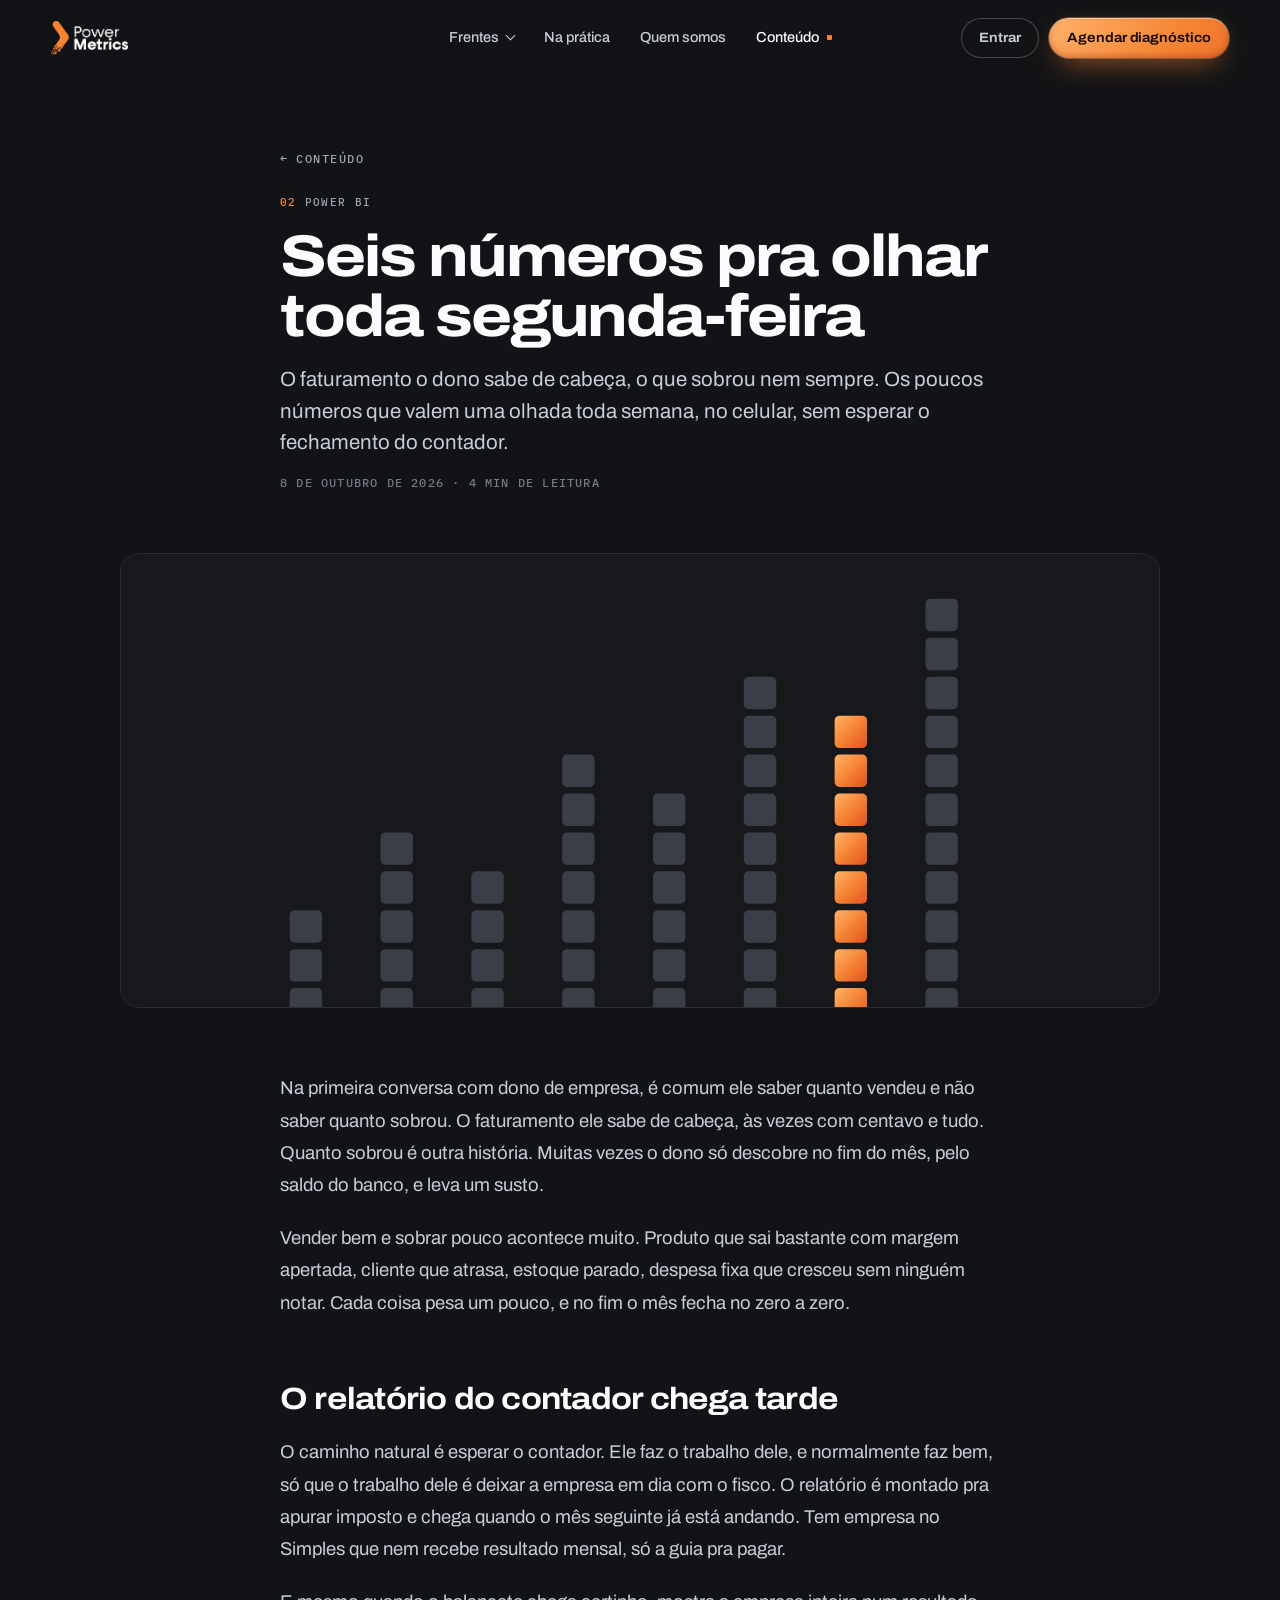
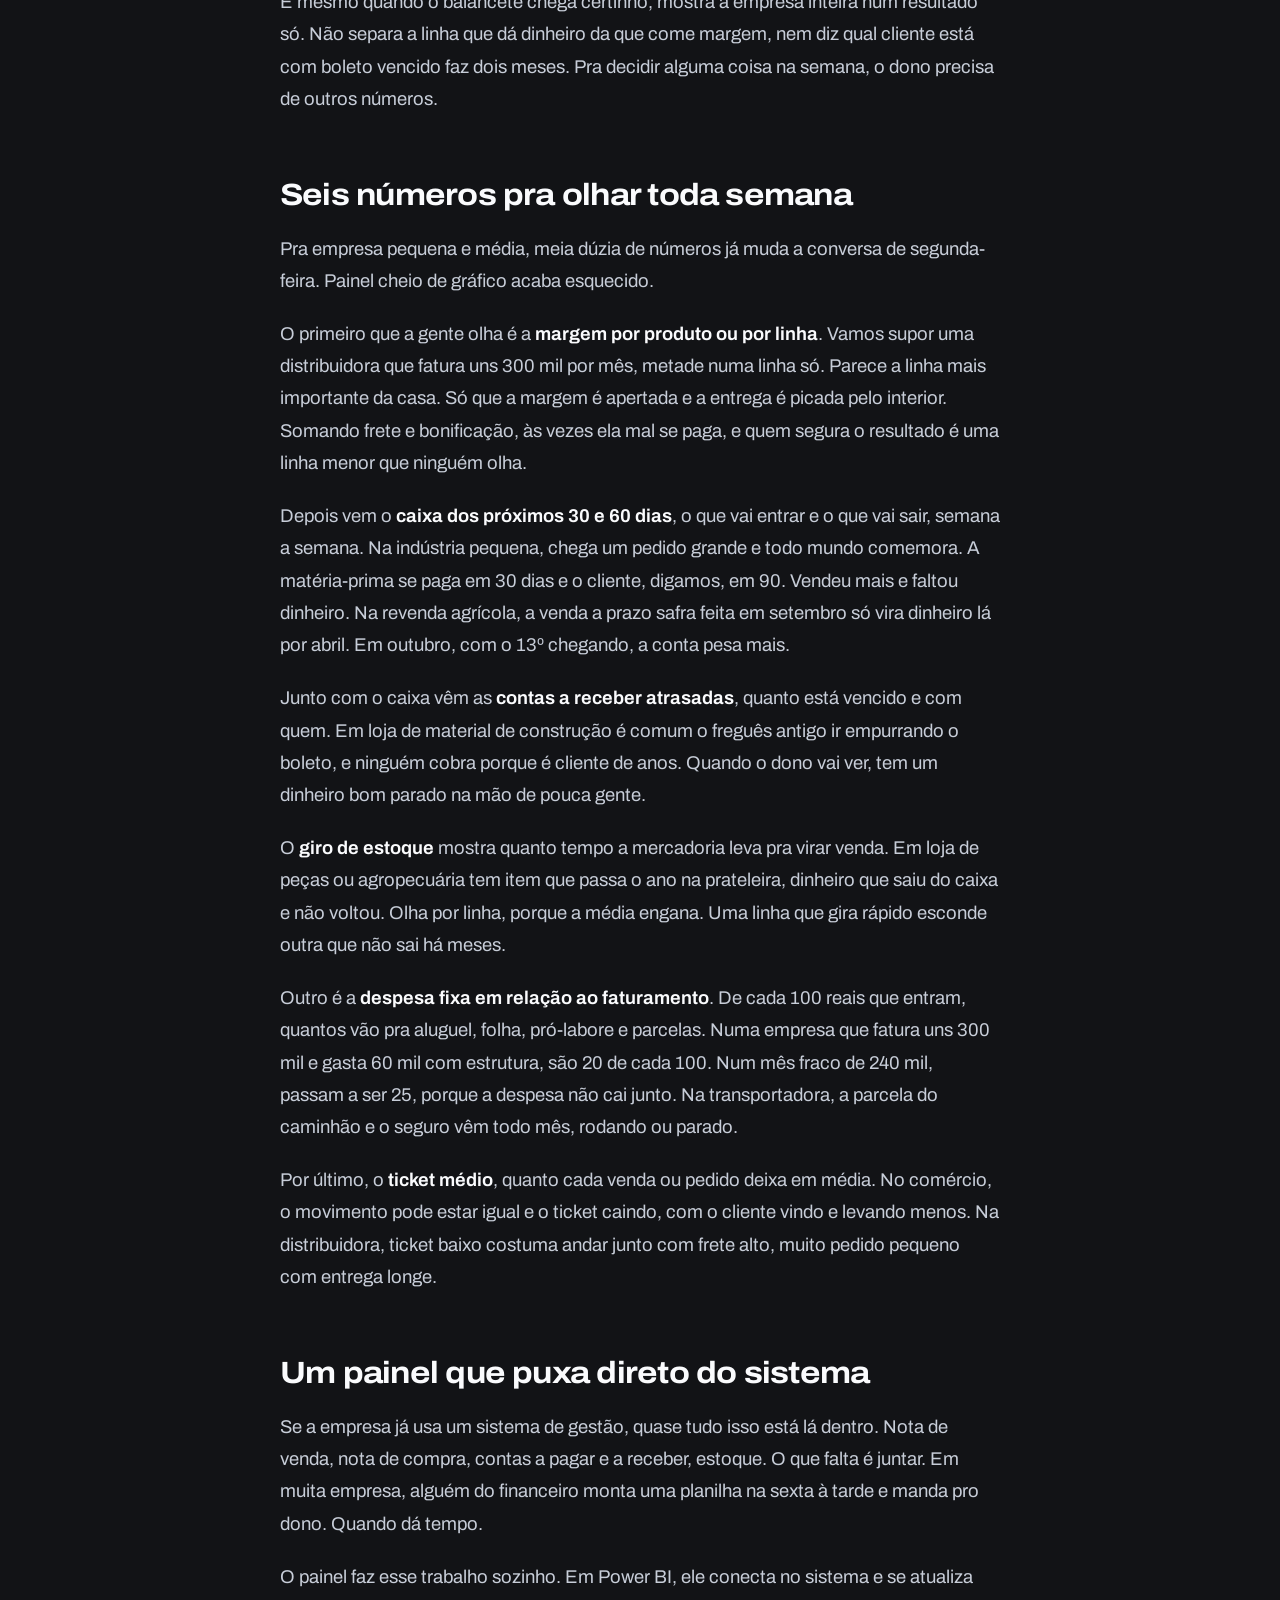
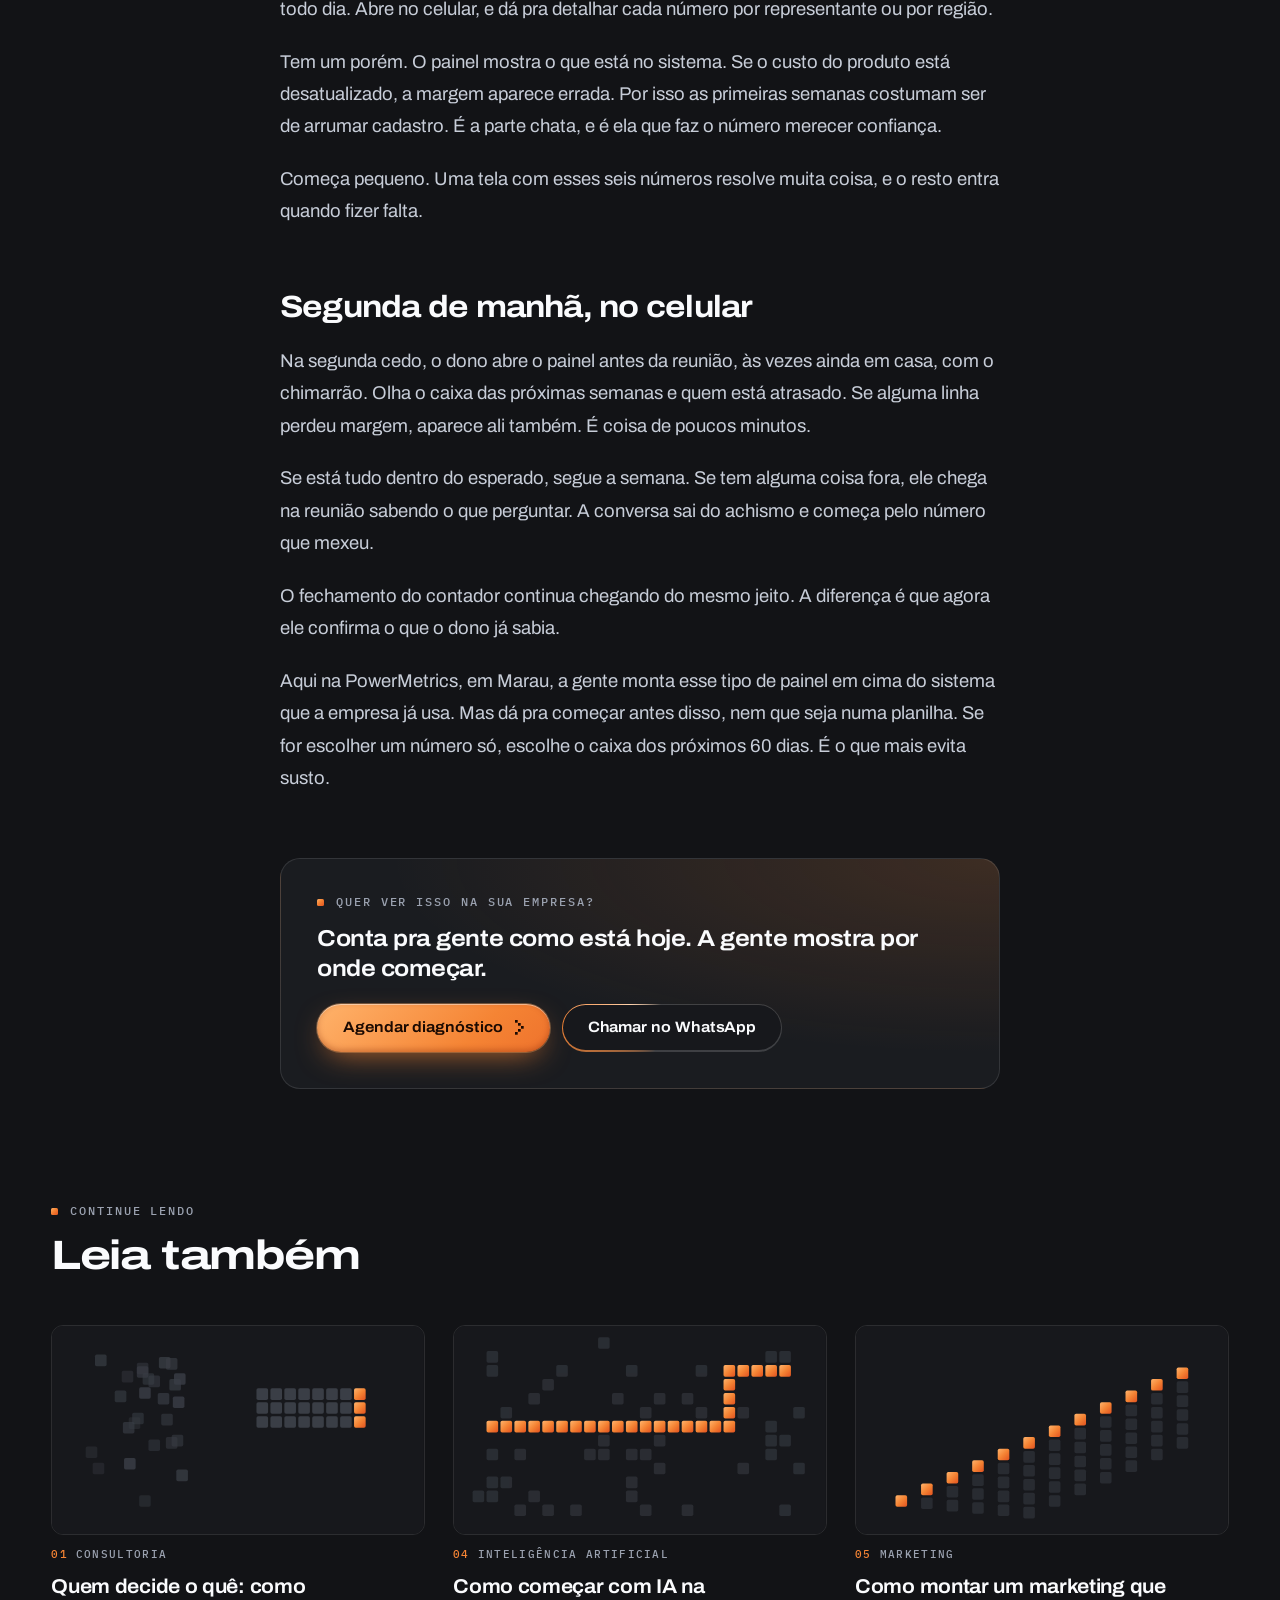
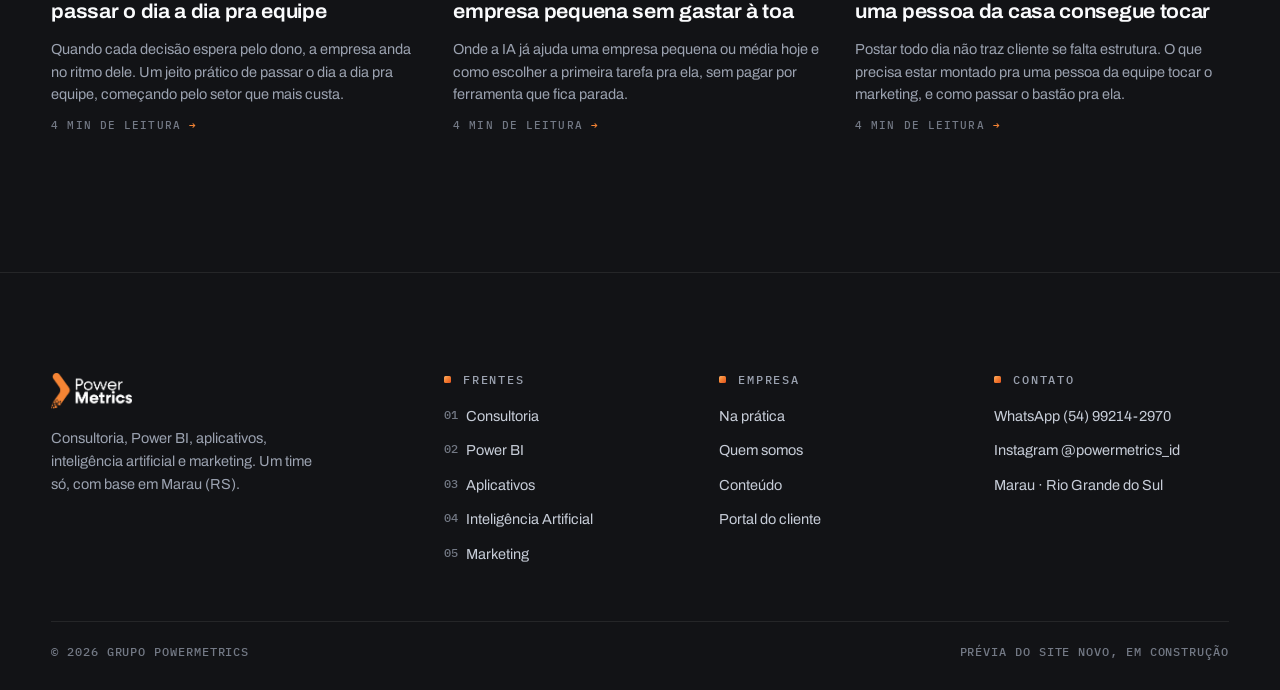
<file: v1/blog/seis-numeros-pra-olhar-toda-segunda.html>
<!doctype html>
<html lang="pt-BR">
<head>
  <meta charset="utf-8">
  <meta name="viewport" content="width=device-width, initial-scale=1, viewport-fit=cover">
  <meta name="theme-color" content="#121316">
  <meta name="robots" content="noindex, nofollow">
  <link rel="icon" href="../assets/favicon.svg" type="image/svg+xml">
  <link rel="preconnect" href="https://fonts.googleapis.com">
  <link rel="preconnect" href="https://fonts.gstatic.com" crossorigin>
  <link rel="stylesheet" href="https://fonts.googleapis.com/css2?family=Archivo:wdth,wght@62..125,100..900&family=IBM+Plex+Mono:wght@400;500&display=swap">
  <link rel="stylesheet" href="../styles.css?v=14">
  <script>
    (function () {
      var raiz = document.documentElement;
      raiz.classList.add('js');
      if (window.matchMedia && matchMedia('(prefers-reduced-motion: reduce)').matches) raiz.classList.add('reduzido');
    })();
  </script>
  <script src="../js/site.js?v=14" defer></script>

  <title>Seis números pra olhar toda segunda-feira · Grupo PowerMetrics</title>
  <meta name="description" content="O faturamento o dono sabe de cabeça, o que sobrou nem sempre. Os poucos números que valem uma olhada toda semana, no celular, sem esperar o fechamento do contador.">
</head>
<body class="pagina-interna pagina-artigo">
  <a class="pular-conteudo" href="#conteudo">Ir para o conteúdo</a>
  <header class="topo">
    <a class="marca" href="../" aria-label="Grupo PowerMetrics, início">
      <img src="../assets/powermetrics-logo.png" alt="PowerMetrics" width="700" height="310">
    </a>

    <nav class="nav" aria-label="Principal">
      <div class="nav-item tem-sub">
        <button class="nav-link" type="button" aria-expanded="false" aria-controls="sub-frentes" data-sub>
          Frentes <i class="seta-baixo" aria-hidden="true"></i>
        </button>
        <div class="submenu" id="sub-frentes">
          <a class="sub-item" href="../#frente-01"><b>01</b><span><strong>Consultoria</strong><small>Organizar a casa</small></span></a>
          <a class="sub-item" href="../#frente-02"><b>02</b><span><strong>Power BI</strong><small>Enxergar os números</small></span></a>
          <a class="sub-item" href="../#frente-03"><b>03</b><span><strong>Aplicativos</strong><small>Conectar a rotina</small></span></a>
          <a class="sub-item" href="../#frente-04"><b>04</b><span><strong>Inteligência Artificial</strong><small>Automatizar o repetitivo</small></span></a>
          <a class="sub-item" href="../#frente-05"><b>05</b><span><strong>Marketing</strong><small>Crescer em vendas</small></span></a>
        </div>
      </div>
      <a class="nav-link" href="../#na-pratica">Na prática</a>
      <a class="nav-link" href="../quem-somos.html" data-pagina="quem-somos">Quem somos</a>
      <a class="nav-link" href="../blog.html" data-pagina="blog" aria-current="page">Conteúdo</a>
    </nav>

    <div class="topo-acoes">
      
      <a class="btn btn-fantasma btn-pequeno topo-entrar" href="https://powermetrics-dash-6496.web.app/">Entrar</a>
      <a class="btn btn-brasa btn-pequeno topo-cta" href="https://wa.me/5554992142970?text=Ol%C3%A1%21%20Quero%20agendar%20um%20diagn%C3%B3stico%20com%20a%20PowerMetrics.">Agendar diagnóstico</a>
      <button class="menu-botao" type="button" aria-expanded="false" aria-controls="menu-celular" aria-label="Abrir menu" data-menu>
        <i></i><i></i>
      </button>
    </div>
  </header>

  <div class="menu-celular" id="menu-celular" hidden>
    <nav aria-label="Menu">
      <p class="olho">Frentes</p>
      <a href="../#frente-01"><b>01</b>Consultoria</a>
      <a href="../#frente-02"><b>02</b>Power BI</a>
      <a href="../#frente-03"><b>03</b>Aplicativos</a>
      <a href="../#frente-04"><b>04</b>Inteligência Artificial</a>
      <a href="../#frente-05"><b>05</b>Marketing</a>
      <p class="olho">Empresa</p>
      <a href="../#na-pratica">Na prática</a>
      <a href="../quem-somos.html">Quem somos</a>
      <a href="../blog.html">Conteúdo</a>
      <a href="https://powermetrics-dash-6496.web.app/">Entrar no portal do cliente</a>
    </nav>
    <a class="btn btn-brasa btn-grande" href="https://wa.me/5554992142970?text=Ol%C3%A1%21%20Quero%20agendar%20um%20diagn%C3%B3stico%20com%20a%20PowerMetrics.">Agendar diagnóstico <svg class="seta-px" viewBox="0 0 9 15" aria-hidden="true"><rect x="0" y="0" width="2.7" height="2.7"/><rect x="3" y="3" width="2.7" height="2.7"/><rect x="6" y="6" width="2.7" height="2.7"/><rect x="3" y="9" width="2.7" height="2.7"/><rect x="0" y="12" width="2.7" height="2.7"/></svg></a>
  </div>


  <main id="conteudo">
    <article class="artigo">
      <header class="artigo-cabeca">
        <a class="voltar" href="../blog.html"><i aria-hidden="true">←</i> Conteúdo</a>
        <span class="tag-frente"><b>02</b>Power BI</span>
        <h1 class="artigo-titulo">Seis números pra olhar toda segunda-feira</h1>
        <p class="artigo-resumo">O faturamento o dono sabe de cabeça, o que sobrou nem sempre. Os poucos números que valem uma olhada toda semana, no celular, sem esperar o fechamento do contador.</p>
        <p class="artigo-meta"><time datetime="2026-10-08">8 de outubro de 2026</time> · 4 min de leitura</p>
      </header>
      <div class="artigo-capa"><svg class="capa" viewBox="0 0 320 180" aria-hidden="true" preserveAspectRatio="xMidYMid slice"><defs><linearGradient id="brasa-seisnumerospraolhartodas" x1="0" y1="0" x2="1" y2="1"><stop offset="0" stop-color="#FFB36B"/><stop offset=".5" stop-color="#F58434"/><stop offset="1" stop-color="#E2521F"/></linearGradient></defs><rect width="320" height="180" fill="#17181C"/><rect x="52" y="154" width="10" height="10" rx="1.5" fill="#3A3E46" opacity="1.00"/><rect x="52" y="142" width="10" height="10" rx="1.5" fill="#3A3E46" opacity="1.00"/><rect x="52" y="130" width="10" height="10" rx="1.5" fill="#3A3E46" opacity="1.00"/><rect x="80" y="154" width="10" height="10" rx="1.5" fill="#3A3E46" opacity="1.00"/><rect x="80" y="142" width="10" height="10" rx="1.5" fill="#3A3E46" opacity="1.00"/><rect x="80" y="130" width="10" height="10" rx="1.5" fill="#3A3E46" opacity="1.00"/><rect x="80" y="118" width="10" height="10" rx="1.5" fill="#3A3E46" opacity="1.00"/><rect x="80" y="106" width="10" height="10" rx="1.5" fill="#3A3E46" opacity="1.00"/><rect x="108" y="154" width="10" height="10" rx="1.5" fill="#3A3E46" opacity="1.00"/><rect x="108" y="142" width="10" height="10" rx="1.5" fill="#3A3E46" opacity="1.00"/><rect x="108" y="130" width="10" height="10" rx="1.5" fill="#3A3E46" opacity="1.00"/><rect x="108" y="118" width="10" height="10" rx="1.5" fill="#3A3E46" opacity="1.00"/><rect x="136" y="154" width="10" height="10" rx="1.5" fill="#3A3E46" opacity="1.00"/><rect x="136" y="142" width="10" height="10" rx="1.5" fill="#3A3E46" opacity="1.00"/><rect x="136" y="130" width="10" height="10" rx="1.5" fill="#3A3E46" opacity="1.00"/><rect x="136" y="118" width="10" height="10" rx="1.5" fill="#3A3E46" opacity="1.00"/><rect x="136" y="106" width="10" height="10" rx="1.5" fill="#3A3E46" opacity="1.00"/><rect x="136" y="94" width="10" height="10" rx="1.5" fill="#3A3E46" opacity="1.00"/><rect x="136" y="82" width="10" height="10" rx="1.5" fill="#3A3E46" opacity="1.00"/><rect x="164" y="154" width="10" height="10" rx="1.5" fill="#3A3E46" opacity="1.00"/><rect x="164" y="142" width="10" height="10" rx="1.5" fill="#3A3E46" opacity="1.00"/><rect x="164" y="130" width="10" height="10" rx="1.5" fill="#3A3E46" opacity="1.00"/><rect x="164" y="118" width="10" height="10" rx="1.5" fill="#3A3E46" opacity="1.00"/><rect x="164" y="106" width="10" height="10" rx="1.5" fill="#3A3E46" opacity="1.00"/><rect x="164" y="94" width="10" height="10" rx="1.5" fill="#3A3E46" opacity="1.00"/><rect x="192" y="154" width="10" height="10" rx="1.5" fill="#3A3E46" opacity="1.00"/><rect x="192" y="142" width="10" height="10" rx="1.5" fill="#3A3E46" opacity="1.00"/><rect x="192" y="130" width="10" height="10" rx="1.5" fill="#3A3E46" opacity="1.00"/><rect x="192" y="118" width="10" height="10" rx="1.5" fill="#3A3E46" opacity="1.00"/><rect x="192" y="106" width="10" height="10" rx="1.5" fill="#3A3E46" opacity="1.00"/><rect x="192" y="94" width="10" height="10" rx="1.5" fill="#3A3E46" opacity="1.00"/><rect x="192" y="82" width="10" height="10" rx="1.5" fill="#3A3E46" opacity="1.00"/><rect x="192" y="70" width="10" height="10" rx="1.5" fill="#3A3E46" opacity="1.00"/><rect x="192" y="58" width="10" height="10" rx="1.5" fill="#3A3E46" opacity="1.00"/><rect x="220" y="154" width="10" height="10" rx="1.5" fill="url(#brasa-seisnumerospraolhartodas)" opacity="1.00"/><rect x="220" y="142" width="10" height="10" rx="1.5" fill="url(#brasa-seisnumerospraolhartodas)" opacity="1.00"/><rect x="220" y="130" width="10" height="10" rx="1.5" fill="url(#brasa-seisnumerospraolhartodas)" opacity="1.00"/><rect x="220" y="118" width="10" height="10" rx="1.5" fill="url(#brasa-seisnumerospraolhartodas)" opacity="1.00"/><rect x="220" y="106" width="10" height="10" rx="1.5" fill="url(#brasa-seisnumerospraolhartodas)" opacity="1.00"/><rect x="220" y="94" width="10" height="10" rx="1.5" fill="url(#brasa-seisnumerospraolhartodas)" opacity="1.00"/><rect x="220" y="82" width="10" height="10" rx="1.5" fill="url(#brasa-seisnumerospraolhartodas)" opacity="1.00"/><rect x="220" y="70" width="10" height="10" rx="1.5" fill="url(#brasa-seisnumerospraolhartodas)" opacity="1.00"/><rect x="248" y="154" width="10" height="10" rx="1.5" fill="#3A3E46" opacity="1.00"/><rect x="248" y="142" width="10" height="10" rx="1.5" fill="#3A3E46" opacity="1.00"/><rect x="248" y="130" width="10" height="10" rx="1.5" fill="#3A3E46" opacity="1.00"/><rect x="248" y="118" width="10" height="10" rx="1.5" fill="#3A3E46" opacity="1.00"/><rect x="248" y="106" width="10" height="10" rx="1.5" fill="#3A3E46" opacity="1.00"/><rect x="248" y="94" width="10" height="10" rx="1.5" fill="#3A3E46" opacity="1.00"/><rect x="248" y="82" width="10" height="10" rx="1.5" fill="#3A3E46" opacity="1.00"/><rect x="248" y="70" width="10" height="10" rx="1.5" fill="#3A3E46" opacity="1.00"/><rect x="248" y="58" width="10" height="10" rx="1.5" fill="#3A3E46" opacity="1.00"/><rect x="248" y="46" width="10" height="10" rx="1.5" fill="#3A3E46" opacity="1.00"/><rect x="248" y="34" width="10" height="10" rx="1.5" fill="#3A3E46" opacity="1.00"/></svg></div>
      <div class="artigo-corpo prosa">
<p>Na primeira conversa com dono de empresa, é comum ele saber quanto vendeu e não saber quanto sobrou. O faturamento ele sabe de cabeça, às vezes com centavo e tudo. Quanto sobrou é outra história. Muitas vezes o dono só descobre no fim do mês, pelo saldo do banco, e leva um susto.</p>
<p>Vender bem e sobrar pouco acontece muito. Produto que sai bastante com margem apertada, cliente que atrasa, estoque parado, despesa fixa que cresceu sem ninguém notar. Cada coisa pesa um pouco, e no fim o mês fecha no zero a zero.</p>
<h2>O relatório do contador chega tarde</h2>
<p>O caminho natural é esperar o contador. Ele faz o trabalho dele, e normalmente faz bem, só que o trabalho dele é deixar a empresa em dia com o fisco. O relatório é montado pra apurar imposto e chega quando o mês seguinte já está andando. Tem empresa no Simples que nem recebe resultado mensal, só a guia pra pagar.</p>
<p>E mesmo quando o balancete chega certinho, mostra a empresa inteira num resultado só. Não separa a linha que dá dinheiro da que come margem, nem diz qual cliente está com boleto vencido faz dois meses. Pra decidir alguma coisa na semana, o dono precisa de outros números.</p>
<h2>Seis números pra olhar toda semana</h2>
<p>Pra empresa pequena e média, meia dúzia de números já muda a conversa de segunda-feira. Painel cheio de gráfico acaba esquecido.</p>
<p>O primeiro que a gente olha é a <strong>margem por produto ou por linha</strong>. Vamos supor uma distribuidora que fatura uns 300 mil por mês, metade numa linha só. Parece a linha mais importante da casa. Só que a margem é apertada e a entrega é picada pelo interior. Somando frete e bonificação, às vezes ela mal se paga, e quem segura o resultado é uma linha menor que ninguém olha.</p>
<p>Depois vem o <strong>caixa dos próximos 30 e 60 dias</strong>, o que vai entrar e o que vai sair, semana a semana. Na indústria pequena, chega um pedido grande e todo mundo comemora. A matéria-prima se paga em 30 dias e o cliente, digamos, em 90. Vendeu mais e faltou dinheiro. Na revenda agrícola, a venda a prazo safra feita em setembro só vira dinheiro lá por abril. Em outubro, com o 13º chegando, a conta pesa mais.</p>
<p>Junto com o caixa vêm as <strong>contas a receber atrasadas</strong>, quanto está vencido e com quem. Em loja de material de construção é comum o freguês antigo ir empurrando o boleto, e ninguém cobra porque é cliente de anos. Quando o dono vai ver, tem um dinheiro bom parado na mão de pouca gente.</p>
<p>O <strong>giro de estoque</strong> mostra quanto tempo a mercadoria leva pra virar venda. Em loja de peças ou agropecuária tem item que passa o ano na prateleira, dinheiro que saiu do caixa e não voltou. Olha por linha, porque a média engana. Uma linha que gira rápido esconde outra que não sai há meses.</p>
<p>Outro é a <strong>despesa fixa em relação ao faturamento</strong>. De cada 100 reais que entram, quantos vão pra aluguel, folha, pró-labore e parcelas. Numa empresa que fatura uns 300 mil e gasta 60 mil com estrutura, são 20 de cada 100. Num mês fraco de 240 mil, passam a ser 25, porque a despesa não cai junto. Na transportadora, a parcela do caminhão e o seguro vêm todo mês, rodando ou parado.</p>
<p>Por último, o <strong>ticket médio</strong>, quanto cada venda ou pedido deixa em média. No comércio, o movimento pode estar igual e o ticket caindo, com o cliente vindo e levando menos. Na distribuidora, ticket baixo costuma andar junto com frete alto, muito pedido pequeno com entrega longe.</p>
<h2>Um painel que puxa direto do sistema</h2>
<p>Se a empresa já usa um sistema de gestão, quase tudo isso está lá dentro. Nota de venda, nota de compra, contas a pagar e a receber, estoque. O que falta é juntar. Em muita empresa, alguém do financeiro monta uma planilha na sexta à tarde e manda pro dono. Quando dá tempo.</p>
<p>O painel faz esse trabalho sozinho. Em Power BI, ele conecta no sistema e se atualiza todo dia. Abre no celular, e dá pra detalhar cada número por representante ou por região.</p>
<p>Tem um porém. O painel mostra o que está no sistema. Se o custo do produto está desatualizado, a margem aparece errada. Por isso as primeiras semanas costumam ser de arrumar cadastro. É a parte chata, e é ela que faz o número merecer confiança.</p>
<p>Começa pequeno. Uma tela com esses seis números resolve muita coisa, e o resto entra quando fizer falta.</p>
<h2>Segunda de manhã, no celular</h2>
<p>Na segunda cedo, o dono abre o painel antes da reunião, às vezes ainda em casa, com o chimarrão. Olha o caixa das próximas semanas e quem está atrasado. Se alguma linha perdeu margem, aparece ali também. É coisa de poucos minutos.</p>
<p>Se está tudo dentro do esperado, segue a semana. Se tem alguma coisa fora, ele chega na reunião sabendo o que perguntar. A conversa sai do achismo e começa pelo número que mexeu.</p>
<p>O fechamento do contador continua chegando do mesmo jeito. A diferença é que agora ele confirma o que o dono já sabia.</p>
<p>Aqui na PowerMetrics, em Marau, a gente monta esse tipo de painel em cima do sistema que a empresa já usa. Mas dá pra começar antes disso, nem que seja numa planilha. Se for escolher um número só, escolhe o caixa dos próximos 60 dias. É o que mais evita susto.</p>
      </div>
      <aside class="artigo-cta">
        <p class="olho">Quer ver isso na sua empresa?</p>
        <p>Conta pra gente como está hoje. A gente mostra por onde começar.</p>
        <div class="acoes">
          <a class="btn btn-brasa" href="https://wa.me/5554992142970?text=Ol%C3%A1%21%20Quero%20agendar%20um%20diagn%C3%B3stico%20com%20a%20PowerMetrics.">Agendar diagnóstico <svg class="seta-px" viewBox="0 0 9 15" aria-hidden="true"><rect x="0" y="0" width="2.7" height="2.7"/><rect x="3" y="3" width="2.7" height="2.7"/><rect x="6" y="6" width="2.7" height="2.7"/><rect x="3" y="9" width="2.7" height="2.7"/><rect x="0" y="12" width="2.7" height="2.7"/></svg></a>
          <a class="btn btn-vidro" href="https://wa.me/5554992142970?text=Ol%C3%A1%21%20Quero%20saber%20mais%20sobre%20a%20PowerMetrics.">Chamar no WhatsApp</a>
        </div>
      </aside>
    </article>

    <section class="secao relacionados" aria-labelledby="rel-titulo">
      <div class="conteiner">
        <header class="secao-cabeca secao-cabeca-simples">
          <p class="olho">Continue lendo</p>
          <h2 class="titulo-secao titulo-menor" id="rel-titulo">Leia também</h2>
        </header>
        <div class="grade-blog grade-3" data-revelar-grupo><a class="cartao-blog" href="../blog/quem-decide-o-que.html" data-frente="01" data-revelar><div class="cartao-capa"><svg class="capa" viewBox="0 0 320 180" aria-hidden="true" preserveAspectRatio="xMidYMid slice"><defs><linearGradient id="brasa-quemdecideoque" x1="0" y1="0" x2="1" y2="1"><stop offset="0" stop-color="#FFB36B"/><stop offset=".5" stop-color="#F58434"/><stop offset="1" stop-color="#E2521F"/></linearGradient></defs><rect width="320" height="180" fill="#17181C"/><rect x="101" y="46" width="10" height="10" rx="1.5" fill="#3A3E46" opacity="0.68"/><rect x="92" y="27" width="10" height="10" rx="1.5" fill="#3A3E46" opacity="0.77"/><rect x="83" y="98" width="10" height="10" rx="1.5" fill="#3A3E46" opacity="0.47"/><rect x="104" y="61" width="10" height="10" rx="1.5" fill="#3A3E46" opacity="0.80"/><rect x="91" y="58" width="10" height="10" rx="1.5" fill="#3A3E46" opacity="0.67"/><rect x="35" y="118" width="10" height="10" rx="1.5" fill="#3A3E46" opacity="0.36"/><rect x="61" y="83" width="10" height="10" rx="1.5" fill="#3A3E46" opacity="0.65"/><rect x="37" y="25" width="10" height="10" rx="1.5" fill="#3A3E46" opacity="0.68"/><rect x="98" y="28" width="10" height="10" rx="1.5" fill="#3A3E46" opacity="0.64"/><rect x="62" y="114" width="10" height="10" rx="1.5" fill="#3A3E46" opacity="0.83"/><rect x="29" y="104" width="10" height="10" rx="1.5" fill="#3A3E46" opacity="0.38"/><rect x="75" y="146" width="10" height="10" rx="1.5" fill="#3A3E46" opacity="0.42"/><rect x="105" y="41" width="10" height="10" rx="1.5" fill="#3A3E46" opacity="0.80"/><rect x="54" y="56" width="10" height="10" rx="1.5" fill="#3A3E46" opacity="0.60"/><rect x="66" y="79" width="10" height="10" rx="1.5" fill="#3A3E46" opacity="0.37"/><rect x="78" y="41" width="10" height="10" rx="1.5" fill="#3A3E46" opacity="0.55"/><rect x="60" y="39" width="10" height="10" rx="1.5" fill="#3A3E46" opacity="0.41"/><rect x="107" y="124" width="10" height="10" rx="1.5" fill="#3A3E46" opacity="0.77"/><rect x="73" y="32" width="10" height="10" rx="1.5" fill="#3A3E46" opacity="0.49"/><rect x="75" y="53" width="10" height="10" rx="1.5" fill="#3A3E46" opacity="0.80"/><rect x="103" y="94" width="10" height="10" rx="1.5" fill="#3A3E46" opacity="0.56"/><rect x="69" y="75" width="10" height="10" rx="1.5" fill="#3A3E46" opacity="0.55"/><rect x="83" y="43" width="10" height="10" rx="1.5" fill="#3A3E46" opacity="0.54"/><rect x="73" y="35" width="10" height="10" rx="1.5" fill="#3A3E46" opacity="0.66"/><rect x="98" y="96" width="10" height="10" rx="1.5" fill="#3A3E46" opacity="0.52"/><rect x="94" y="76" width="10" height="10" rx="1.5" fill="#3A3E46" opacity="0.56"/><rect x="176" y="54" width="10" height="10" rx="1.5" fill="#3A3E46" opacity="1.00"/><rect x="188" y="54" width="10" height="10" rx="1.5" fill="#3A3E46" opacity="1.00"/><rect x="200" y="54" width="10" height="10" rx="1.5" fill="#3A3E46" opacity="1.00"/><rect x="212" y="54" width="10" height="10" rx="1.5" fill="#3A3E46" opacity="1.00"/><rect x="224" y="54" width="10" height="10" rx="1.5" fill="#3A3E46" opacity="1.00"/><rect x="236" y="54" width="10" height="10" rx="1.5" fill="#3A3E46" opacity="1.00"/><rect x="248" y="54" width="10" height="10" rx="1.5" fill="#3A3E46" opacity="1.00"/><rect x="260" y="54" width="10" height="10" rx="1.5" fill="url(#brasa-quemdecideoque)" opacity="1.00"/><rect x="176" y="66" width="10" height="10" rx="1.5" fill="#3A3E46" opacity="1.00"/><rect x="188" y="66" width="10" height="10" rx="1.5" fill="#3A3E46" opacity="1.00"/><rect x="200" y="66" width="10" height="10" rx="1.5" fill="#3A3E46" opacity="1.00"/><rect x="212" y="66" width="10" height="10" rx="1.5" fill="#3A3E46" opacity="1.00"/><rect x="224" y="66" width="10" height="10" rx="1.5" fill="#3A3E46" opacity="1.00"/><rect x="236" y="66" width="10" height="10" rx="1.5" fill="#3A3E46" opacity="1.00"/><rect x="248" y="66" width="10" height="10" rx="1.5" fill="#3A3E46" opacity="1.00"/><rect x="260" y="66" width="10" height="10" rx="1.5" fill="url(#brasa-quemdecideoque)" opacity="1.00"/><rect x="176" y="78" width="10" height="10" rx="1.5" fill="#3A3E46" opacity="1.00"/><rect x="188" y="78" width="10" height="10" rx="1.5" fill="#3A3E46" opacity="1.00"/><rect x="200" y="78" width="10" height="10" rx="1.5" fill="#3A3E46" opacity="1.00"/><rect x="212" y="78" width="10" height="10" rx="1.5" fill="#3A3E46" opacity="1.00"/><rect x="224" y="78" width="10" height="10" rx="1.5" fill="#3A3E46" opacity="1.00"/><rect x="236" y="78" width="10" height="10" rx="1.5" fill="#3A3E46" opacity="1.00"/><rect x="248" y="78" width="10" height="10" rx="1.5" fill="#3A3E46" opacity="1.00"/><rect x="260" y="78" width="10" height="10" rx="1.5" fill="url(#brasa-quemdecideoque)" opacity="1.00"/></svg></div><span class="tag-frente"><b>01</b>Consultoria</span><h3>Quem decide o quê: como passar o dia a dia pra equipe</h3><p>Quando cada decisão espera pelo dono, a empresa anda no ritmo dele. Um jeito prático de passar o dia a dia pra equipe, começando pelo setor que mais custa.</p><span class="cartao-meta">4 min de leitura <i aria-hidden="true">→</i></span></a><a class="cartao-blog" href="../blog/ia-na-empresa-pequena-sem-gastar-a-toa.html" data-frente="04" data-revelar><div class="cartao-capa"><svg class="capa" viewBox="0 0 320 180" aria-hidden="true" preserveAspectRatio="xMidYMid slice"><defs><linearGradient id="brasa-ianaempresapequenasemgas" x1="0" y1="0" x2="1" y2="1"><stop offset="0" stop-color="#FFB36B"/><stop offset=".5" stop-color="#F58434"/><stop offset="1" stop-color="#E2521F"/></linearGradient></defs><rect width="320" height="180" fill="#17181C"/><rect x="16" y="142" width="10" height="10" rx="1.5" fill="#3A3E46" opacity="0.55"/><rect x="28" y="22" width="10" height="10" rx="1.5" fill="#3A3E46" opacity="0.55"/><rect x="28" y="34" width="10" height="10" rx="1.5" fill="#3A3E46" opacity="0.55"/><rect x="28" y="82" width="10" height="10" rx="1.5" fill="url(#brasa-ianaempresapequenasemgas)" opacity="1.00"/><rect x="28" y="106" width="10" height="10" rx="1.5" fill="#3A3E46" opacity="0.55"/><rect x="28" y="130" width="10" height="10" rx="1.5" fill="#3A3E46" opacity="0.55"/><rect x="28" y="142" width="10" height="10" rx="1.5" fill="#3A3E46" opacity="0.55"/><rect x="40" y="70" width="10" height="10" rx="1.5" fill="#3A3E46" opacity="0.55"/><rect x="40" y="82" width="10" height="10" rx="1.5" fill="url(#brasa-ianaempresapequenasemgas)" opacity="1.00"/><rect x="40" y="130" width="10" height="10" rx="1.5" fill="#3A3E46" opacity="0.55"/><rect x="52" y="82" width="10" height="10" rx="1.5" fill="url(#brasa-ianaempresapequenasemgas)" opacity="1.00"/><rect x="52" y="106" width="10" height="10" rx="1.5" fill="#3A3E46" opacity="0.55"/><rect x="52" y="154" width="10" height="10" rx="1.5" fill="#3A3E46" opacity="0.55"/><rect x="64" y="58" width="10" height="10" rx="1.5" fill="#3A3E46" opacity="0.55"/><rect x="64" y="82" width="10" height="10" rx="1.5" fill="url(#brasa-ianaempresapequenasemgas)" opacity="1.00"/><rect x="64" y="142" width="10" height="10" rx="1.5" fill="#3A3E46" opacity="0.55"/><rect x="76" y="46" width="10" height="10" rx="1.5" fill="#3A3E46" opacity="0.55"/><rect x="76" y="82" width="10" height="10" rx="1.5" fill="url(#brasa-ianaempresapequenasemgas)" opacity="1.00"/><rect x="76" y="154" width="10" height="10" rx="1.5" fill="#3A3E46" opacity="0.55"/><rect x="88" y="34" width="10" height="10" rx="1.5" fill="#3A3E46" opacity="0.55"/><rect x="88" y="82" width="10" height="10" rx="1.5" fill="url(#brasa-ianaempresapequenasemgas)" opacity="1.00"/><rect x="100" y="82" width="10" height="10" rx="1.5" fill="url(#brasa-ianaempresapequenasemgas)" opacity="1.00"/><rect x="100" y="154" width="10" height="10" rx="1.5" fill="#3A3E46" opacity="0.55"/><rect x="112" y="82" width="10" height="10" rx="1.5" fill="url(#brasa-ianaempresapequenasemgas)" opacity="1.00"/><rect x="112" y="106" width="10" height="10" rx="1.5" fill="#3A3E46" opacity="0.55"/><rect x="124" y="10" width="10" height="10" rx="1.5" fill="#3A3E46" opacity="0.55"/><rect x="124" y="82" width="10" height="10" rx="1.5" fill="url(#brasa-ianaempresapequenasemgas)" opacity="1.00"/><rect x="124" y="94" width="10" height="10" rx="1.5" fill="#3A3E46" opacity="0.55"/><rect x="124" y="106" width="10" height="10" rx="1.5" fill="#3A3E46" opacity="0.55"/><rect x="136" y="58" width="10" height="10" rx="1.5" fill="#3A3E46" opacity="0.55"/><rect x="136" y="82" width="10" height="10" rx="1.5" fill="url(#brasa-ianaempresapequenasemgas)" opacity="1.00"/><rect x="148" y="34" width="10" height="10" rx="1.5" fill="#3A3E46" opacity="0.55"/><rect x="148" y="82" width="10" height="10" rx="1.5" fill="url(#brasa-ianaempresapequenasemgas)" opacity="1.00"/><rect x="148" y="106" width="10" height="10" rx="1.5" fill="#3A3E46" opacity="0.55"/><rect x="148" y="130" width="10" height="10" rx="1.5" fill="#3A3E46" opacity="0.55"/><rect x="148" y="142" width="10" height="10" rx="1.5" fill="#3A3E46" opacity="0.55"/><rect x="160" y="70" width="10" height="10" rx="1.5" fill="#3A3E46" opacity="0.55"/><rect x="160" y="82" width="10" height="10" rx="1.5" fill="url(#brasa-ianaempresapequenasemgas)" opacity="1.00"/><rect x="160" y="106" width="10" height="10" rx="1.5" fill="#3A3E46" opacity="0.55"/><rect x="160" y="154" width="10" height="10" rx="1.5" fill="#3A3E46" opacity="0.55"/><rect x="172" y="58" width="10" height="10" rx="1.5" fill="#3A3E46" opacity="0.55"/><rect x="172" y="82" width="10" height="10" rx="1.5" fill="url(#brasa-ianaempresapequenasemgas)" opacity="1.00"/><rect x="172" y="94" width="10" height="10" rx="1.5" fill="#3A3E46" opacity="0.55"/><rect x="172" y="118" width="10" height="10" rx="1.5" fill="#3A3E46" opacity="0.55"/><rect x="184" y="82" width="10" height="10" rx="1.5" fill="url(#brasa-ianaempresapequenasemgas)" opacity="1.00"/><rect x="196" y="58" width="10" height="10" rx="1.5" fill="#3A3E46" opacity="0.55"/><rect x="196" y="82" width="10" height="10" rx="1.5" fill="url(#brasa-ianaempresapequenasemgas)" opacity="1.00"/><rect x="196" y="154" width="10" height="10" rx="1.5" fill="#3A3E46" opacity="0.55"/><rect x="208" y="34" width="10" height="10" rx="1.5" fill="#3A3E46" opacity="0.55"/><rect x="208" y="70" width="10" height="10" rx="1.5" fill="#3A3E46" opacity="0.55"/><rect x="208" y="82" width="10" height="10" rx="1.5" fill="url(#brasa-ianaempresapequenasemgas)" opacity="1.00"/><rect x="220" y="82" width="10" height="10" rx="1.5" fill="url(#brasa-ianaempresapequenasemgas)" opacity="1.00"/><rect x="232" y="34" width="10" height="10" rx="1.5" fill="url(#brasa-ianaempresapequenasemgas)" opacity="1.00"/><rect x="232" y="46" width="10" height="10" rx="1.5" fill="url(#brasa-ianaempresapequenasemgas)" opacity="1.00"/><rect x="232" y="58" width="10" height="10" rx="1.5" fill="url(#brasa-ianaempresapequenasemgas)" opacity="1.00"/><rect x="232" y="70" width="10" height="10" rx="1.5" fill="url(#brasa-ianaempresapequenasemgas)" opacity="1.00"/><rect x="232" y="82" width="10" height="10" rx="1.5" fill="url(#brasa-ianaempresapequenasemgas)" opacity="1.00"/><rect x="244" y="34" width="10" height="10" rx="1.5" fill="url(#brasa-ianaempresapequenasemgas)" opacity="1.00"/><rect x="244" y="70" width="10" height="10" rx="1.5" fill="#3A3E46" opacity="0.55"/><rect x="244" y="118" width="10" height="10" rx="1.5" fill="#3A3E46" opacity="0.55"/><rect x="256" y="34" width="10" height="10" rx="1.5" fill="url(#brasa-ianaempresapequenasemgas)" opacity="1.00"/><rect x="268" y="22" width="10" height="10" rx="1.5" fill="#3A3E46" opacity="0.55"/><rect x="268" y="34" width="10" height="10" rx="1.5" fill="url(#brasa-ianaempresapequenasemgas)" opacity="1.00"/><rect x="268" y="82" width="10" height="10" rx="1.5" fill="#3A3E46" opacity="0.55"/><rect x="268" y="94" width="10" height="10" rx="1.5" fill="#3A3E46" opacity="0.55"/><rect x="268" y="106" width="10" height="10" rx="1.5" fill="#3A3E46" opacity="0.55"/><rect x="280" y="22" width="10" height="10" rx="1.5" fill="#3A3E46" opacity="0.55"/><rect x="280" y="34" width="10" height="10" rx="1.5" fill="url(#brasa-ianaempresapequenasemgas)" opacity="1.00"/><rect x="280" y="94" width="10" height="10" rx="1.5" fill="#3A3E46" opacity="0.55"/><rect x="280" y="154" width="10" height="10" rx="1.5" fill="#3A3E46" opacity="0.55"/><rect x="292" y="70" width="10" height="10" rx="1.5" fill="#3A3E46" opacity="0.55"/><rect x="292" y="118" width="10" height="10" rx="1.5" fill="#3A3E46" opacity="0.55"/></svg></div><span class="tag-frente"><b>04</b>Inteligência Artificial</span><h3>Como começar com IA na empresa pequena sem gastar à toa</h3><p>Onde a IA já ajuda uma empresa pequena ou média hoje e como escolher a primeira tarefa pra ela, sem pagar por ferramenta que fica parada.</p><span class="cartao-meta">4 min de leitura <i aria-hidden="true">→</i></span></a><a class="cartao-blog" href="../blog/marketing-que-uma-pessoa-da-casa-consegue-tocar.html" data-frente="05" data-revelar><div class="cartao-capa"><svg class="capa" viewBox="0 0 320 180" aria-hidden="true" preserveAspectRatio="xMidYMid slice"><defs><linearGradient id="brasa-marketingqueumapessoadac" x1="0" y1="0" x2="1" y2="1"><stop offset="0" stop-color="#FFB36B"/><stop offset=".5" stop-color="#F58434"/><stop offset="1" stop-color="#E2521F"/></linearGradient></defs><rect width="320" height="180" fill="#17181C"/><rect x="34" y="146" width="10" height="10" rx="1.5" fill="url(#brasa-marketingqueumapessoadac)" opacity="1.00"/><rect x="56" y="136" width="10" height="10" rx="1.5" fill="url(#brasa-marketingqueumapessoadac)" opacity="1.00"/><rect x="56" y="148" width="10" height="10" rx="1.5" fill="#3A3E46" opacity="0.50"/><rect x="78" y="126" width="10" height="10" rx="1.5" fill="url(#brasa-marketingqueumapessoadac)" opacity="1.00"/><rect x="78" y="138" width="10" height="10" rx="1.5" fill="#3A3E46" opacity="0.50"/><rect x="78" y="150" width="10" height="10" rx="1.5" fill="#3A3E46" opacity="0.50"/><rect x="100" y="116" width="10" height="10" rx="1.5" fill="url(#brasa-marketingqueumapessoadac)" opacity="1.00"/><rect x="100" y="128" width="10" height="10" rx="1.5" fill="#3A3E46" opacity="0.50"/><rect x="100" y="140" width="10" height="10" rx="1.5" fill="#3A3E46" opacity="0.50"/><rect x="100" y="152" width="10" height="10" rx="1.5" fill="#3A3E46" opacity="0.50"/><rect x="122" y="106" width="10" height="10" rx="1.5" fill="url(#brasa-marketingqueumapessoadac)" opacity="1.00"/><rect x="122" y="118" width="10" height="10" rx="1.5" fill="#3A3E46" opacity="0.50"/><rect x="122" y="130" width="10" height="10" rx="1.5" fill="#3A3E46" opacity="0.50"/><rect x="122" y="142" width="10" height="10" rx="1.5" fill="#3A3E46" opacity="0.50"/><rect x="122" y="154" width="10" height="10" rx="1.5" fill="#3A3E46" opacity="0.50"/><rect x="144" y="96" width="10" height="10" rx="1.5" fill="url(#brasa-marketingqueumapessoadac)" opacity="1.00"/><rect x="144" y="108" width="10" height="10" rx="1.5" fill="#3A3E46" opacity="0.50"/><rect x="144" y="120" width="10" height="10" rx="1.5" fill="#3A3E46" opacity="0.50"/><rect x="144" y="132" width="10" height="10" rx="1.5" fill="#3A3E46" opacity="0.50"/><rect x="144" y="144" width="10" height="10" rx="1.5" fill="#3A3E46" opacity="0.50"/><rect x="144" y="156" width="10" height="10" rx="1.5" fill="#3A3E46" opacity="0.50"/><rect x="166" y="86" width="10" height="10" rx="1.5" fill="url(#brasa-marketingqueumapessoadac)" opacity="1.00"/><rect x="166" y="98" width="10" height="10" rx="1.5" fill="#3A3E46" opacity="0.50"/><rect x="166" y="110" width="10" height="10" rx="1.5" fill="#3A3E46" opacity="0.50"/><rect x="166" y="122" width="10" height="10" rx="1.5" fill="#3A3E46" opacity="0.50"/><rect x="166" y="134" width="10" height="10" rx="1.5" fill="#3A3E46" opacity="0.50"/><rect x="166" y="146" width="10" height="10" rx="1.5" fill="#3A3E46" opacity="0.50"/><rect x="188" y="76" width="10" height="10" rx="1.5" fill="url(#brasa-marketingqueumapessoadac)" opacity="1.00"/><rect x="188" y="88" width="10" height="10" rx="1.5" fill="#3A3E46" opacity="0.50"/><rect x="188" y="100" width="10" height="10" rx="1.5" fill="#3A3E46" opacity="0.50"/><rect x="188" y="112" width="10" height="10" rx="1.5" fill="#3A3E46" opacity="0.50"/><rect x="188" y="124" width="10" height="10" rx="1.5" fill="#3A3E46" opacity="0.50"/><rect x="188" y="136" width="10" height="10" rx="1.5" fill="#3A3E46" opacity="0.50"/><rect x="210" y="66" width="10" height="10" rx="1.5" fill="url(#brasa-marketingqueumapessoadac)" opacity="1.00"/><rect x="210" y="78" width="10" height="10" rx="1.5" fill="#3A3E46" opacity="0.50"/><rect x="210" y="90" width="10" height="10" rx="1.5" fill="#3A3E46" opacity="0.50"/><rect x="210" y="102" width="10" height="10" rx="1.5" fill="#3A3E46" opacity="0.50"/><rect x="210" y="114" width="10" height="10" rx="1.5" fill="#3A3E46" opacity="0.50"/><rect x="210" y="126" width="10" height="10" rx="1.5" fill="#3A3E46" opacity="0.50"/><rect x="232" y="56" width="10" height="10" rx="1.5" fill="url(#brasa-marketingqueumapessoadac)" opacity="1.00"/><rect x="232" y="68" width="10" height="10" rx="1.5" fill="#3A3E46" opacity="0.50"/><rect x="232" y="80" width="10" height="10" rx="1.5" fill="#3A3E46" opacity="0.50"/><rect x="232" y="92" width="10" height="10" rx="1.5" fill="#3A3E46" opacity="0.50"/><rect x="232" y="104" width="10" height="10" rx="1.5" fill="#3A3E46" opacity="0.50"/><rect x="232" y="116" width="10" height="10" rx="1.5" fill="#3A3E46" opacity="0.50"/><rect x="254" y="46" width="10" height="10" rx="1.5" fill="url(#brasa-marketingqueumapessoadac)" opacity="1.00"/><rect x="254" y="58" width="10" height="10" rx="1.5" fill="#3A3E46" opacity="0.50"/><rect x="254" y="70" width="10" height="10" rx="1.5" fill="#3A3E46" opacity="0.50"/><rect x="254" y="82" width="10" height="10" rx="1.5" fill="#3A3E46" opacity="0.50"/><rect x="254" y="94" width="10" height="10" rx="1.5" fill="#3A3E46" opacity="0.50"/><rect x="254" y="106" width="10" height="10" rx="1.5" fill="#3A3E46" opacity="0.50"/><rect x="276" y="36" width="10" height="10" rx="1.5" fill="url(#brasa-marketingqueumapessoadac)" opacity="1.00"/><rect x="276" y="48" width="10" height="10" rx="1.5" fill="#3A3E46" opacity="0.50"/><rect x="276" y="60" width="10" height="10" rx="1.5" fill="#3A3E46" opacity="0.50"/><rect x="276" y="72" width="10" height="10" rx="1.5" fill="#3A3E46" opacity="0.50"/><rect x="276" y="84" width="10" height="10" rx="1.5" fill="#3A3E46" opacity="0.50"/><rect x="276" y="96" width="10" height="10" rx="1.5" fill="#3A3E46" opacity="0.50"/></svg></div><span class="tag-frente"><b>05</b>Marketing</span><h3>Como montar um marketing que uma pessoa da casa consegue tocar</h3><p>Postar todo dia não traz cliente se falta estrutura. O que precisa estar montado pra uma pessoa da equipe tocar o marketing, e como passar o bastão pra ela.</p><span class="cartao-meta">4 min de leitura <i aria-hidden="true">→</i></span></a></div>
      </div>
    </section>
  </main>

  <footer class="rodape">
    <div class="conteiner rodape-grade">
      <div class="rodape-marca">
        <a class="marca" href="../" aria-label="Grupo PowerMetrics, início">
          <img src="../assets/powermetrics-logo.png" alt="PowerMetrics" width="700" height="310" loading="lazy">
        </a>
        <p>Consultoria, Power BI, aplicativos, inteligência artificial e marketing. Um time só, com base em Marau (RS).</p>
      </div>
      <nav class="rodape-col" aria-label="Frentes">
        <p class="olho">Frentes</p>
        <a href="../#frente-01"><b>01</b>Consultoria</a>
        <a href="../#frente-02"><b>02</b>Power BI</a>
        <a href="../#frente-03"><b>03</b>Aplicativos</a>
        <a href="../#frente-04"><b>04</b>Inteligência Artificial</a>
        <a href="../#frente-05"><b>05</b>Marketing</a>
      </nav>
      <nav class="rodape-col" aria-label="Empresa">
        <p class="olho">Empresa</p>
        <a href="../#na-pratica">Na prática</a>
        <a href="../quem-somos.html">Quem somos</a>
        <a href="../blog.html">Conteúdo</a>
        <a href="https://powermetrics-dash-6496.web.app/">Portal do cliente</a>
      </nav>
      <div class="rodape-col">
        <p class="olho">Contato</p>
        <a href="https://wa.me/5554992142970?text=Ol%C3%A1%21%20Quero%20saber%20mais%20sobre%20a%20PowerMetrics.">WhatsApp (54) 99214-2970</a>
        <a href="https://www.instagram.com/powermetrics_id/">Instagram @powermetrics_id</a>
        <span>Marau · Rio Grande do Sul</span>
      </div>
    </div>
    <div class="conteiner rodape-base">
      <span>© 2026 Grupo PowerMetrics</span>
      <span>Prévia do site novo, em construção</span>
    </div>
  </footer>

  <div class="barra-celular">
    <a class="btn btn-vidro" href="https://wa.me/5554992142970?text=Ol%C3%A1%21%20Quero%20saber%20mais%20sobre%20a%20PowerMetrics.">WhatsApp</a>
    <a class="btn btn-brasa" href="https://wa.me/5554992142970?text=Ol%C3%A1%21%20Quero%20agendar%20um%20diagn%C3%B3stico%20com%20a%20PowerMetrics.">Agendar diagnóstico</a>
  </div>

</body>
</html>
</file>
<file: v1/styles.css>
/* Grupo PowerMetrics · site
   Marca PowerMetrics (laranja, grafites, botões em pílula) + DESIGN.md (Sanity): rótulos em mono maiúscula,
   linha fina em vez de sombra, profundidade por cor, clima de centro de comando.
   Tipografia: Archivo (títulos expandidos a 125%) + IBM Plex Mono nos rótulos. Estudo em _estudos/tipografia.html.
   Para trocar a fonte depois, basta mudar --f-titulo, --f-texto e --largo. */

:root {
  --laranja: #F58434;
  --laranja-escuro: #D9691C;
  --laranja-claro: #FFD3AE;
  --brasa-1: #FFB36B;
  --brasa-2: #F58434;
  --brasa-3: #E2521F;
  --brasa: linear-gradient(135deg, var(--brasa-1) 0%, var(--brasa-2) 42%, var(--brasa-3) 100%);
  --brasa-texto: linear-gradient(100deg, var(--brasa-1) 0%, var(--brasa-2) 48%, var(--brasa-3) 100%);
  --verde: #7FD7A8;

  --fundo: #121316;
  --fundo-2: #16171B;
  --sup-1: #1A1C20;
  --sup-2: #212329;
  --grafite: #33363D;
  --grafite-2: #3A3E46;
  --grafite-3: #4A4E57;
  --borda: rgba(255, 255, 255, 0.08);
  --borda-media: rgba(255, 255, 255, 0.11);
  --borda-forte: rgba(255, 255, 255, 0.22);
  --texto: #FAFBFD;
  --texto-suave: #C7CDD8;
  --texto-fraco: #9BA2B0;
  --texto-mudo: #737985;

  --f-titulo: "Archivo", "Helvetica Neue", Arial, sans-serif;
  --f-texto: "Archivo", "Helvetica Neue", Arial, sans-serif;
  --f-mono: "IBM Plex Mono", ui-monospace, "Courier New", monospace;
  --largo: 125%;

  --ease: cubic-bezier(.16, .84, .44, 1);
  --mola: cubic-bezier(.16, 1, .3, 1);
  --margem: clamp(16px, 4vw, 56px);
  --topo-h: 76px;
  --largura: 1240px;
  --raio: 20px;
  --raio-m: 12px;
  color-scheme: dark;
}

/* ---------- base ---------- */
*, *::before, *::after { box-sizing: border-box; }
html { -webkit-text-size-adjust: 100%; }
html, body { margin: 0; }
body {
  background: var(--fundo);
  color: var(--texto);
  font: 400 16px/1.55 var(--f-texto);
  -webkit-font-smoothing: antialiased;
  text-rendering: optimizeLegibility;
  overflow-x: clip;
}
img { max-width: 100%; height: auto; display: block; }
button { font: inherit; color: inherit; }
a { color: inherit; }
h1, h2, h3, p, ul, ol, dl, dd, figure, blockquote { margin: 0; }
::selection { background: rgba(245, 132, 52, 0.35); color: #fff; }
:focus-visible { outline: 2px solid var(--laranja); outline-offset: 3px; }
.menu-aberto { overflow: hidden; }

.pular-conteudo {
  position: fixed; left: 12px; top: -64px; z-index: 100;
  padding: 12px 18px; border-radius: 999px; background: var(--texto); color: #121316;
  font: 600 14px/1 var(--f-texto); text-decoration: none; transition: top .2s;
}
.pular-conteudo:focus { top: 12px; }

/* ---------- peças comuns ---------- */
.conteiner { width: min(100% - 2 * var(--margem), var(--largura)); margin-inline: auto; }
.secao { position: relative; padding-block: clamp(88px, 11vw, 150px); }

.olho {
  display: inline-flex; align-items: center; flex-wrap: wrap; gap: 10px 12px;
  font: 500 12px/1.2 var(--f-mono); letter-spacing: 0.16em; text-transform: uppercase; color: var(--texto-fraco);
}
.olho::before { content: ""; flex: none; width: 7px; height: 7px; border-radius: 1.5px; background: var(--brasa); }
.olho-centro { display: flex; justify-content: center; text-align: center; }

/* marca o que é conteúdo de exemplo, a trocar pelo real */
.selo {
  display: inline-flex; align-items: center;
  font: 500 10.5px/1 var(--f-mono); letter-spacing: 0.1em; text-transform: uppercase; color: var(--laranja-claro);
  padding: 6px 10px; border-radius: 999px;
  border: 1px dashed rgba(245, 132, 52, 0.55); background: rgba(245, 132, 52, 0.06);
}

.titulo-secao {
  font-family: var(--f-titulo); font-stretch: var(--largo); font-weight: 720;
  font-size: clamp(34px, 4.6vw, 64px); line-height: 1.0; letter-spacing: -0.035em;
  text-wrap: balance; color: var(--texto);
}
.titulo-menor { font-size: clamp(28px, 3.2vw, 44px); }
.titulo-secao em, .titulo-pagina em, .pratica-fecho em {
  font-style: normal;
  background: var(--brasa-texto); -webkit-background-clip: text; background-clip: text; color: transparent;
  padding-bottom: 0.05em;
}
.apoio { font-size: clamp(16px, 1.25vw, 18.5px); line-height: 1.6; color: var(--texto-suave); max-width: 52ch; text-wrap: pretty; }
.apoio .link-seta { margin-left: 4px; }

.secao-cabeca {
  display: grid; grid-template-columns: minmax(0, 1.3fr) minmax(0, 1fr); gap: 20px 64px; align-items: end;
  margin-bottom: clamp(44px, 6vw, 80px);
}
.secao-cabeca .olho { grid-column: 1 / -1; }
.secao-cabeca .titulo-secao { max-width: 17ch; }
.secao-cabeca .apoio { justify-self: end; padding-bottom: 0.4em; }
.secao-cabeca-coluna { grid-template-columns: 1fr; align-content: start; }
.secao-cabeca-coluna .apoio { justify-self: start; padding-bottom: 0; }
.secao-cabeca-coluna .link-seta { justify-self: start; }
.secao-cabeca-simples { grid-template-columns: 1fr; margin-bottom: 36px; }

.link-seta {
  display: inline-flex; align-items: center; gap: 8px;
  font: 600 15px/1.2 var(--f-texto); color: var(--texto); text-decoration: none;
  border-bottom: 1px solid rgba(245, 132, 52, 0.5); padding-bottom: 3px;
  transition: color .2s, border-color .2s;
}
.link-seta i { font-style: normal; color: var(--laranja); transition: transform .3s var(--mola); }
.link-seta:hover { color: var(--laranja-claro); border-color: var(--laranja); }
.link-seta:hover i { transform: translateX(4px); }

.tag-frente {
  display: inline-flex; align-items: center; gap: 8px; align-self: flex-start;
  font: 500 11px/1 var(--f-mono); letter-spacing: 0.12em; text-transform: uppercase; color: var(--texto-fraco);
}
.tag-frente b { font-weight: 500; color: var(--laranja); }

.acoes { display: flex; flex-wrap: wrap; align-items: center; gap: 12px; }

/* ---------- botões ---------- */
.btn {
  position: relative; isolation: isolate; overflow: hidden;
  display: inline-flex; align-items: center; justify-content: center; gap: 12px;
  min-height: 48px; padding: 14px 26px; border: 0; border-radius: 999px;
  font-family: var(--f-titulo); font-stretch: 108%; font-weight: 650; font-size: 15px; line-height: 1; letter-spacing: -0.005em;
  text-decoration: none; white-space: nowrap; cursor: pointer;
  transition: transform .15s ease-out, box-shadow .35s var(--ease), background-position .7s var(--ease), color .2s, background-color .2s;
}
.btn-grande { min-height: 56px; padding: 18px 32px; font-size: 16px; }
.btn-pequeno { min-height: 40px; padding: 11px 18px; font-size: 13.5px; }

/* "Brasa": degradê quente com luz por dentro, em vez do laranja chapado */
.btn-brasa {
  color: #1B0A02;
  background: var(--brasa); background-size: 160% 160%; background-position: 0% 0%;
  box-shadow:
    inset 0 1px 0 rgba(255, 255, 255, 0.45),
    inset 0 -2px 6px rgba(120, 30, 0, 0.35),
    0 10px 30px -10px rgba(245, 132, 52, 0.8),
    0 0 0 1px rgba(255, 180, 110, 0.35);
}
/* Kinetics · Shine Sweep */
.btn-brasa::before {
  content: ""; position: absolute; z-index: -1; top: 0; left: -75%; width: 50%; height: 100%;
  transform: skewX(-20deg);
  background: linear-gradient(90deg, transparent, rgba(255, 255, 255, 0.5), transparent);
}
.btn-brasa:hover {
  background-position: 100% 100%;
  box-shadow:
    inset 0 1px 0 rgba(255, 255, 255, 0.55),
    inset 0 -2px 6px rgba(120, 30, 0, 0.3),
    0 16px 40px -10px rgba(245, 132, 52, 0.95),
    0 0 0 1px rgba(255, 200, 140, 0.6);
}
.btn-brasa:hover::before { left: 125%; transition: left .9s cubic-bezier(.65, 0, .35, 1); }
.btn-brasa:active { transform: translateY(1px); }

/* seta feita de células (o chevron do logo): as células avançam em onda no hover */
.seta-px { flex: none; width: 9px; height: 15px; fill: currentColor; overflow: visible; }
.seta-px rect { transition: transform .4s var(--mola); }
.btn:hover .seta-px rect { transform: translateX(3px); }
.btn:hover .seta-px rect:nth-child(2), .btn:hover .seta-px rect:nth-child(4) { transition-delay: .05s; }
.btn:hover .seta-px rect:nth-child(1), .btn:hover .seta-px rect:nth-child(5) { transition-delay: .1s; }

/* "Vidro": borda viva com um cometa laranja girando (Kinetics · Gradient Border Morph, nas cores da marca) */
.btn-vidro { color: var(--texto); background: transparent; }
.btn-vidro::before {
  content: ""; position: absolute; z-index: -2; left: 50%; top: 50%;
  width: max(320%, 320px); aspect-ratio: 1;
  transform: translate(-50%, -50%);
  background: conic-gradient(from 0deg, rgba(255, 255, 255, 0.16) 0 60%, var(--laranja) 76%, var(--laranja-claro) 83%, rgba(255, 255, 255, 0.16) 93%);
  animation: gira 4.5s linear infinite;
}
.btn-vidro::after {
  content: ""; position: absolute; z-index: -1; inset: 1.5px; border-radius: inherit;
  background: #17181C; transition: background-color .25s;
}
.btn-vidro:hover::after { background: #202227; }
@keyframes gira { to { transform: translate(-50%, -50%) rotate(1turn); } }

.btn-fantasma { color: var(--texto-suave); background: transparent; box-shadow: inset 0 0 0 1px var(--borda-forte); }
.btn-fantasma:hover { color: var(--texto); background: rgba(255, 255, 255, 0.06); }

.ima { display: inline-flex; padding: 16px; margin: -16px; } /* área do ímã (Kinetics · Magnetic Button) */

/* ---------- topo ---------- */
.topo {
  position: fixed; inset: 0 0 auto 0; z-index: 40;
  height: calc(var(--topo-h) + env(safe-area-inset-top, 0px));
  display: grid; grid-template-columns: 1fr auto 1fr; align-items: center; gap: 16px;
  padding-inline: var(--margem); padding-top: env(safe-area-inset-top, 0px);
  border-bottom: 1px solid transparent;
  transition: background-color .4s var(--ease), border-color .4s;
}
.topo::before {
  content: ""; position: absolute; inset: 0; z-index: -1; pointer-events: none;
  background: linear-gradient(to bottom, rgba(18, 19, 22, 0.78), rgba(18, 19, 22, 0));
  transition: opacity .4s;
}
.topo-solido .topo {
  background: rgba(18, 19, 22, 0.8);
  -webkit-backdrop-filter: blur(14px) saturate(140%); backdrop-filter: blur(14px) saturate(140%);
  border-bottom-color: var(--borda);
}
.topo-solido .topo::before { opacity: 0; }
.marca { justify-self: start; display: block; line-height: 0; border-radius: 6px; }
.marca img { height: 34px; width: auto; }

.nav { display: flex; align-items: center; gap: 2px; }
.nav-link {
  display: inline-flex; align-items: center; gap: 8px;
  padding: 10px 14px; border: 0; border-radius: 999px; background: transparent;
  font: 500 14.5px/1 var(--f-texto); color: var(--texto-suave); text-decoration: none; cursor: pointer;
  transition: color .2s, background-color .2s;
}
.nav-link:hover, .tem-sub:hover > .nav-link, .tem-sub.aberto > .nav-link { color: var(--texto); background: rgba(255, 255, 255, 0.06); }
.nav-link[aria-current="page"] { color: var(--texto); }
.nav-link[aria-current="page"]::after { content: ""; width: 5px; height: 5px; border-radius: 1px; background: var(--laranja); }
.seta-baixo {
  width: 7px; height: 7px; border-right: 1.5px solid currentColor; border-bottom: 1.5px solid currentColor;
  transform: translateY(-2px) rotate(45deg); transition: transform .3s var(--mola);
}
.tem-sub:hover .seta-baixo, .tem-sub.aberto .seta-baixo { transform: translateY(1px) rotate(225deg); }

.tem-sub { position: relative; }
.tem-sub::after { content: ""; position: absolute; top: 100%; left: 0; right: 0; height: 14px; } /* ponte: o hover não cai no vão */
.submenu {
  position: absolute; top: calc(100% + 12px); left: 50%; width: 370px; padding: 8px;
  border-radius: 16px; background: rgba(26, 28, 32, 0.97); border: 1px solid var(--borda-media);
  -webkit-backdrop-filter: blur(16px); backdrop-filter: blur(16px);
  opacity: 0; visibility: hidden; transform: translate(-50%, -6px);
  transition: opacity .25s var(--ease), transform .35s var(--mola), visibility 0s .35s;
}
.tem-sub:hover .submenu, .tem-sub.aberto .submenu {
  opacity: 1; visibility: visible; transform: translate(-50%, 0);
  transition: opacity .25s var(--ease), transform .35s var(--mola), visibility 0s;
}
.sub-item {
  display: grid; grid-template-columns: 40px 1fr; align-items: center; gap: 14px;
  padding: 10px 12px; border-radius: 10px; text-decoration: none; transition: background-color .2s;
}
.sub-item b {
  display: grid; place-items: center; height: 32px; border-radius: 8px;
  font: 500 12px/1 var(--f-mono); color: var(--texto-fraco);
  background: rgba(255, 255, 255, 0.05); border: 1px solid var(--borda);
  transition: background .25s, color .25s, border-color .25s;
}
.sub-item strong { display: block; font: 600 15px/1.2 var(--f-texto); color: var(--texto); }
.sub-item small { display: block; margin-top: 3px; font-size: 13px; color: var(--texto-fraco); }
.sub-item:hover, .sub-item:focus-visible { background: rgba(255, 255, 255, 0.05); }
.sub-item:hover b, .sub-item:focus-visible b { background: var(--brasa); color: #1B0A02; border-color: transparent; }

.topo-acoes { justify-self: end; display: flex; align-items: center; gap: 10px; }
.pular {
  font: 500 11px/1 var(--f-mono); letter-spacing: 0.14em; text-transform: uppercase;
  color: var(--texto-suave); background: transparent;
  border: 1px solid var(--borda-media); border-radius: 999px; padding: 13px 16px; cursor: pointer;
  transition: color .2s, border-color .2s, opacity .4s var(--ease), visibility .4s;
}
.pular:hover { color: var(--texto); border-color: var(--borda-forte); }
.hero-on .pular { opacity: 0; visibility: hidden; }
.passou .pular { display: none; }
.topo-cta { display: none; }
.passou .topo-cta, .pagina-interna .topo-cta { display: inline-flex; animation: aparece .5s var(--mola) both; }
@keyframes aparece { from { opacity: 0; transform: translateY(-6px); } }

.menu-botao {
  display: none; position: relative; width: 44px; height: 44px; flex: none;
  border-radius: 999px; border: 1px solid var(--borda-media); background: rgba(255, 255, 255, 0.03); cursor: pointer;
}
.menu-botao i { position: absolute; left: 13px; right: 13px; height: 1.5px; background: var(--texto); transition: transform .35s var(--mola); }
.menu-botao i:first-child { top: 17px; }
.menu-botao i:last-child { top: 25px; }
.menu-aberto .menu-botao i:first-child { transform: translateY(4px) rotate(45deg); }
.menu-aberto .menu-botao i:last-child { transform: translateY(-4px) rotate(-45deg); }

.menu-celular {
  position: fixed; inset: 0; z-index: 35; overflow-y: auto;
  display: flex; flex-direction: column; justify-content: space-between; gap: 28px;
  padding: calc(var(--topo-h) + env(safe-area-inset-top, 0px) + 12px) var(--margem) calc(24px + env(safe-area-inset-bottom, 0px));
  background: rgba(14, 15, 18, 0.97); -webkit-backdrop-filter: blur(16px); backdrop-filter: blur(16px);
  animation: aparece .35s var(--mola);
}
.menu-celular[hidden] { display: none; }
.menu-celular nav { display: grid; }
.menu-celular .olho { margin: 18px 0 6px; }
.menu-celular nav a {
  display: flex; align-items: center; gap: 14px; padding: 14px 2px;
  font-family: var(--f-titulo); font-stretch: 112%; font-weight: 650; font-size: 20px; line-height: 1.2; letter-spacing: -0.02em;
  text-decoration: none; border-bottom: 1px solid var(--borda);
}
.menu-celular nav a b { font: 500 12px/1 var(--f-mono); letter-spacing: 0.06em; color: var(--laranja); }
.menu-celular > .btn { width: 100%; }

/* ======================================================================
   Abertura (cena 3D) + hero
   Palco fixo: cena < holofote < pinos < rótulos < títulos < topo. Títulos centralizados no alto.
   ====================================================================== */
.abertura { position: relative; height: 340vh; height: 340svh; }
.palco { position: sticky; top: 0; height: 100vh; height: 100svh; overflow: hidden; background: var(--fundo); }
.cena { position: absolute; inset: 0; width: 100%; height: 100%; display: block; z-index: 1; }

/* Kinetics · Cursor Spotlight, ampliado para o palco */
.holofote {
  position: absolute; z-index: 2; left: 0; top: 0; width: 680px; height: 680px; border-radius: 50%;
  background: radial-gradient(circle, rgba(245, 132, 52, 0.11), transparent 70%);
  mix-blend-mode: screen; pointer-events: none; opacity: 0; transition: opacity .6s var(--ease);
  will-change: transform;
}
.com-mouse .holofote { opacity: 1; }

.linhas { position: absolute; inset: 0; width: 100%; height: 100%; z-index: 3; pointer-events: none; overflow: visible; }
.linhas line { stroke: rgba(255, 255, 255, 0.4); stroke-width: 1; stroke-dasharray: 2 3; }
.linhas circle { fill: var(--laranja); }

/* antes da cena subir, nada de títulos sobrepostos: um carregador com os "pixels" do logo */
.js:not(.cena-ok):not(.sem-3d) .ato,
.js:not(.cena-ok):not(.sem-3d) .etapas { visibility: hidden; }
.carregando {
  position: absolute; z-index: 6; left: 50%; top: 50%; transform: translate(-50%, -50%);
  display: flex; gap: 8px; opacity: 0; pointer-events: none; transition: opacity .4s var(--ease);
}
.js:not(.cena-ok):not(.sem-3d) .carregando { opacity: 1; }
.carregando i { width: 8px; height: 8px; border-radius: 1.5px; background: var(--brasa); animation: piscar 1s var(--ease) infinite; }
.carregando i:nth-child(2) { animation-delay: .15s; }
.carregando i:nth-child(3) { animation-delay: .3s; }
@keyframes piscar { 0%, 100% { opacity: .25; transform: translateY(0); } 50% { opacity: 1; transform: translateY(-4px); } }

.atos {
  position: absolute; z-index: 5; left: 0; right: 0;
  top: calc(var(--topo-h) + clamp(0px, 1.4vh, 16px));
  display: grid; justify-items: center;
  padding-inline: var(--margem);
  text-align: center; pointer-events: none;
}
.ato {
  grid-area: 1 / 1; align-self: start;
  display: flex; flex-direction: column; align-items: center;
  gap: clamp(10px, 1.8vh, 20px);
  width: 100%; max-width: 1240px;
}
.unidade { will-change: transform, opacity, filter; opacity: 0; }

.titulo {
  margin: 0;
  font-family: var(--f-titulo); font-stretch: var(--largo); font-weight: 720;
  font-size: clamp(34px, min(5vw, 7.4vh), 86px); line-height: 0.98; letter-spacing: -0.04em;
  max-width: 17ch; text-wrap: balance; color: var(--texto);
}
.titulo-hero { font-weight: 760; font-size: clamp(30px, min(4.7vw, 7vh), 82px); line-height: 1.0; letter-spacing: -0.038em; max-width: 19ch; }
.palavra { display: inline-block; }
/* Kinetics · Gradient Shimmer Text, nas cores da brasa */
.titulo em {
  font-style: normal; display: inline-block;
  background: linear-gradient(100deg, #E2521F 0%, #F58434 25%, #FFD9B8 50%, #F58434 75%, #E2521F 100%);
  background-size: 200% auto;
  -webkit-background-clip: text; background-clip: text; color: transparent;
  animation: brilho-texto 4s linear infinite;
  padding-bottom: 0.06em; margin-bottom: -0.06em;
}
@keyframes brilho-texto { to { background-position: -200% center; } }
.titulo em .ponto { color: var(--texto); -webkit-text-fill-color: var(--texto); }

.sub {
  margin: 0; max-width: 46ch;
  font: 400 clamp(15px, min(1.3vw, 2.2vh), 19px)/1.55 var(--f-texto);
  color: var(--texto-suave); text-wrap: balance;
}
.ato .acoes { justify-content: center; margin-top: clamp(4px, 1.2vh, 14px); }
.hero-on .ato .acoes { pointer-events: auto; }
.hero-estatico { display: none; }

/* assinatura em dois níveis: rótulo em mono + nome; sai de dentro do símbolo (o JS posiciona os cortes) */
.assinatura { position: absolute; inset: 0; z-index: 4; margin: 0; pointer-events: none; }
.assinatura-lado { position: absolute; left: 0; top: 0; display: block; overflow: hidden; visibility: hidden; }
.assinatura-esq { text-align: right; }
.assinatura-lado > span {
  display: inline-flex; flex-direction: column; gap: 7px; white-space: nowrap; padding: 0.1em 0.06em;
  will-change: transform, opacity, filter;
}
.assinatura-esq > span { align-items: flex-end; }
.assinatura-dir > span { align-items: flex-start; }
.assinatura small {
  font: 500 clamp(9.5px, 0.78vw, 11.5px)/1 var(--f-mono); letter-spacing: 0.28em; text-transform: uppercase;
  color: var(--texto-fraco); padding-inline: 0.15em;
}
.assinatura strong {
  font-family: var(--f-titulo); font-stretch: var(--largo); font-weight: 720;
  font-size: clamp(20px, 2.25vw, 38px); line-height: 1.04; letter-spacing: -0.035em; color: var(--texto);
}
.assinatura-dir strong { background: var(--brasa-texto); -webkit-background-clip: text; background-clip: text; color: transparent; }
.estreito .assinatura-lado { text-align: center; }
.estreito .assinatura-lado > span { flex-direction: row; align-items: baseline; justify-content: center; gap: 9px; }
.estreito .assinatura strong { font-size: clamp(19px, 5.4vw, 24px); }
.estreito .assinatura small { font-size: 9.5px; letter-spacing: 0.2em; }

/* rótulos das frentes, presos ao anel */
.frentes { list-style: none; margin: 0; padding: 0; position: absolute; inset: 0; z-index: 4; pointer-events: none; }
.frente {
  position: absolute; left: 0; top: 0;
  display: inline-flex; align-items: center; gap: 9px; white-space: nowrap;
  padding: 6px 13px 6px 6px; border-radius: 999px;
  background: rgba(20, 21, 25, 0.78); border: 1px solid rgba(255, 255, 255, 0.14);
  -webkit-backdrop-filter: blur(10px); backdrop-filter: blur(10px);
  font: 500 11px/1 var(--f-mono); letter-spacing: 0.12em; text-transform: uppercase; color: var(--texto);
  opacity: 0; will-change: transform, opacity;
}
.frente-n {
  display: inline-grid; place-items: center; min-width: 26px; height: 22px; padding: 0 6px; border-radius: 999px;
  background: var(--brasa); color: #1B0A02; letter-spacing: 0.04em;
}
.nome-curto { display: none; }
.compacto .nome-longo { display: none; }
.compacto .nome-curto { display: inline; }
.compacto .frente { font-size: 10px; padding: 5px 11px 5px 5px; gap: 7px; }
.compacto .frente-n { min-width: 22px; height: 19px; }

.nucleo {
  position: absolute; left: 0; top: 0; z-index: 4; opacity: 0; pointer-events: none;
  font: 500 10.5px/1 var(--f-mono); letter-spacing: 0.18em; text-transform: uppercase; color: #0A0602;
  padding: 7px 12px; border-radius: 999px; background: var(--texto);
  box-shadow: 0 0 0 4px rgba(250, 251, 253, 0.12), 0 8px 30px -6px rgba(250, 251, 253, 0.45);
  white-space: nowrap;
}

/* régua de etapas na lateral direita */
.etapas {
  position: absolute; z-index: 6; right: var(--margem); top: 50%; transform: translateY(-50%);
  display: flex; flex-direction: column; align-items: flex-end; gap: 22px; padding: 2px 16px 2px 0;
  font: 500 10.5px/1 var(--f-mono); letter-spacing: 0.16em; text-transform: uppercase; color: var(--texto-fraco);
}
.etapa { display: inline-flex; align-items: center; gap: 10px; white-space: nowrap; transition: color .4s var(--ease); }
.etapa b { font-weight: 500; color: inherit; opacity: .6; }
.etapa.ativa { color: var(--texto); }
.etapa.ativa b { color: var(--laranja); opacity: 1; }
.etapas-barra { position: absolute; top: 0; bottom: 0; right: 0; width: 1px; background: rgba(255, 255, 255, 0.12); overflow: hidden; }
.etapas-barra i { position: absolute; inset: 0; background: var(--laranja); transform-origin: top; transform: scaleY(0); }

.dica {
  margin: 4px 0 0; display: inline-flex; gap: 10px; align-items: center;
  font: 500 10.5px/1 var(--f-mono); letter-spacing: 0.16em; text-transform: uppercase; color: var(--texto-fraco);
}
.dica span { display: inline-block; color: var(--laranja); animation: desce 1.8s var(--ease) infinite; }
@keyframes desce { 0%, 100% { transform: translateY(-2px); opacity: .5; } 50% { transform: translateY(4px); opacity: 1; } }

/* telas estreitas (classe posta pelo js/main.js) */
.estreito .titulo { font-size: clamp(30px, 9.2vw, 46px); letter-spacing: -0.04em; max-width: 12ch; }
.estreito .titulo-hero { font-size: clamp(27px, 8.2vw, 40px); max-width: 13ch; }
.estreito .sub { font-size: 15px; max-width: 34ch; }
.estreito .ato .acoes { gap: 10px; }
.estreito .ato .acoes .btn { min-height: 48px; padding: 14px 20px; font-size: 14.5px; }
.estreito .etapas { display: none; }

/* sem 3D ou com movimento reduzido: hero direto */
.sem-3d .abertura, .reduzido .abertura { height: 100vh; height: 100svh; }
.sem-3d .cena, .sem-3d .linhas, .sem-3d .frentes, .sem-3d .nucleo, .sem-3d .etapas, .sem-3d .dica, .sem-3d .assinatura,
.sem-3d .pular, .sem-3d .holofote, .sem-3d .ato:not(.hero), .sem-3d .carregando { display: none; }
.sem-3d .palco { background: radial-gradient(ellipse 80% 70% at 50% 45%, #3A3E46 0%, #33363D 45%, #1D1F23 100%); }
.sem-3d .atos { top: 50%; transform: translateY(-50%); }
.sem-3d .hero .unidade { opacity: 1 !important; transform: none !important; filter: none !important; visibility: visible !important; }
.sem-3d .ato .acoes { pointer-events: auto; }
.sem-3d .hero-estatico { display: block; width: min(56%, 340px); height: auto; margin-top: clamp(12px, 4vh, 40px); opacity: .95; }

/* ======================================================================
   Home. Cada seção tem uma composição própria: nada de texto de um lado e imagem do outro.
   ====================================================================== */

/* ---------- cabeçalhos ---------- */
.cabeca-centro { display: grid; justify-items: center; gap: 20px; text-align: center; margin-bottom: clamp(40px, 6vw, 76px); }
.cabeca-centro .olho { justify-content: center; }
.cabeca-centro .titulo-secao { max-width: 18ch; }
.cabeca-centro .apoio { max-width: 54ch; }
.secao-cabeca { display: grid; gap: 18px; margin-bottom: clamp(32px, 4vw, 48px); }

/* ---------- clientes e números ---------- */
.clientes { padding-block: clamp(72px, 9vw, 120px); border-bottom: 1px solid var(--borda); }
.clientes .olho { margin-bottom: clamp(28px, 4vw, 48px); }
.trilhos { display: grid; gap: clamp(20px, 2.6vw, 34px); }
/* Kinetics · Momentum Marquee: a lista aparece duas vezes e o trilho anda -50% sem emenda */
.trilho {
  position: relative; overflow: hidden;
  -webkit-mask-image: linear-gradient(90deg, transparent, #000 9%, #000 91%, transparent);
  mask-image: linear-gradient(90deg, transparent, #000 9%, #000 91%, transparent);
}
.trilho-lista { display: flex; align-items: center; width: max-content; margin: 0; padding: 0; list-style: none; animation: trilho 90s linear infinite; }
.trilho-volta .trilho-lista { animation-direction: reverse; animation-duration: 100s; }
.trilho:hover .trilho-lista { animation-play-state: paused; }
.trilho-lista li { flex: none; padding-inline: clamp(20px, 2.6vw, 38px); }
.trilhos img { height: calc(var(--h, 40px) * var(--escala-logo, 1)); width: auto; max-width: none; opacity: .5; transition: opacity .3s; }
.trilhos li:hover img { opacity: .95; }
@keyframes trilho { to { transform: translateX(-50%); } }

.numeros { display: grid; grid-template-columns: repeat(3, minmax(0, 1fr)); margin-top: clamp(52px, 7vw, 88px); border-top: 1px solid var(--borda); }
.numero { display: flex; flex-direction: column-reverse; justify-content: flex-end; gap: 12px; padding: 30px 28px 0; border-left: 1px solid var(--borda); }
.numero:first-child { border-left: 0; padding-left: 0; }
.numero dd {
  font-family: var(--f-titulo); font-stretch: var(--largo); font-weight: 760;
  font-size: clamp(46px, 5.6vw, 84px); line-height: 1; letter-spacing: -0.045em;
  font-variant-numeric: tabular-nums; color: var(--texto);
}
.numero [data-contar] { display: inline-block; text-align: left; }
.numero .mais { background: var(--brasa-texto); -webkit-background-clip: text; background-clip: text; color: transparent; margin-right: 0.02em; }
.numero dt { font: 500 12px/1.4 var(--f-mono); letter-spacing: 0.14em; text-transform: uppercase; color: var(--texto-fraco); }

/* ---------- frases do dono: a que passa pelo meio da tela acende ---------- */
.dores-cabeca { display: grid; gap: 20px; margin-bottom: clamp(36px, 5vw, 64px); }
.dores-cabeca .titulo-secao { max-width: 15ch; font-size: clamp(36px, 5.4vw, 76px); }
.frases { list-style: none; padding: 0; border-top: 1px solid var(--borda-media); }
.frase {
  position: relative; isolation: isolate; overflow: hidden;
  display: grid; grid-template-columns: 46px minmax(0, 1fr) auto; align-items: center; gap: clamp(16px, 3vw, 44px);
  padding: clamp(24px, 3vw, 40px) clamp(4px, 1vw, 18px);
  border-bottom: 1px solid var(--borda-media); text-decoration: none;
  transition: opacity .5s var(--ease);
}
.frase::before {
  content: ""; position: absolute; inset: 0; z-index: -1;
  background: linear-gradient(90deg, rgba(245, 132, 52, 0.11), transparent 75%);
  transform: scaleX(0); transform-origin: left; transition: transform .7s var(--mola);
}
.frase q {
  quotes: none;
  font-family: var(--f-titulo); font-stretch: 100%; font-weight: 500;
  font-size: clamp(22px, 3.1vw, 46px); line-height: 1.16; letter-spacing: -0.025em;
  color: var(--texto-suave); text-wrap: balance; transition: color .4s;
}
.frase q::before { content: "“"; color: var(--laranja); }
.frase q::after { content: "”"; color: var(--laranja); }
.frase-frente {
  display: inline-flex; align-items: center; gap: 10px; white-space: nowrap;
  font: 500 12px/1 var(--f-mono); letter-spacing: 0.12em; text-transform: uppercase; color: var(--texto-fraco);
  transition: color .4s;
}
.frase-frente b { font-weight: 500; color: var(--laranja); }
.frase-frente i { font-style: normal; transition: transform .4s var(--mola); }
/* peças soltas que se encaixam: a empresa sendo organizada */
.cubos { width: 30px; height: 30px; display: grid; grid-template-columns: 1fr 1fr; gap: 3px; }
.cubos i { border-radius: 2px; background: var(--grafite-3); transition: transform .6s var(--mola), background-color .35s; }
.cubos i:nth-child(1) { transform: translate(-5px, -6px) rotate(-14deg); }
.cubos i:nth-child(2) { transform: translate(6px, -3px) rotate(18deg); }
.cubos i:nth-child(3) { transform: translate(-3px, 6px) rotate(9deg); }
.cubos i:nth-child(4) { transform: translate(5px, 7px) rotate(-22deg); }
.frase.foco::before, .frase:hover::before, .frase:focus-visible::before { transform: scaleX(1); }
.frase.foco q, .frase:hover q, .frase:focus-visible q { color: var(--texto); }
.frase.foco .frase-frente, .frase:hover .frase-frente { color: var(--texto); }
.frase.foco .frase-frente i, .frase:hover .frase-frente i { transform: translateX(5px); }
.frase.foco .cubos i, .frase:hover .cubos i, .frase:focus-visible .cubos i { transform: none; background: var(--laranja); }
.frase.foco .cubos i:nth-child(2), .frase.foco .cubos i:nth-child(3) { transition-delay: .05s; }
.frase.foco .cubos i:nth-child(4) { transition-delay: .1s; }
.js .frases[data-foco] .frase { opacity: 0.32; }
.js .frases[data-foco] .frase.foco, .js .frases[data-foco] .frase:hover, .js .frases[data-foco] .frase:focus-visible { opacity: 1; }
.dores-fecho { margin-top: clamp(32px, 4vw, 48px); max-width: 44ch; font-size: clamp(17px, 1.4vw, 20px); line-height: 1.55; color: var(--texto-suave); }

/* ---------- as cinco frentes: o anel vira um seletor que gira ---------- */
@property --giro { syntax: "<angle>"; inherits: true; initial-value: 0deg; }
.frentes-secao { background: var(--fundo-2); border-block: 1px solid var(--borda); overflow: hidden; }
.frentes-secao::before {
  content: ""; position: absolute; left: 50%; top: 38%; width: 1100px; height: 1100px; transform: translate(-50%, -50%);
  background: radial-gradient(circle, rgba(245, 132, 52, 0.07), transparent 60%); pointer-events: none;
}
.dial { --d: min(560px, 82vw); position: relative; width: var(--d); height: var(--d); margin-inline: auto; }
.dial-roda { position: absolute; inset: 0; transform: rotate(var(--giro)); transition: --giro 1.1s cubic-bezier(.65, 0, .35, 1); }
.dial .anel { width: 100%; height: 100%; }
.dial-rotulos { position: absolute; inset: 0; }
.dial-rotulo {
  --r: calc(var(--d) * 0.5 * 1.03);
  position: absolute; left: calc(50% + cos(var(--a)) * var(--r)); top: calc(50% + sin(var(--a)) * var(--r));
  transform: translate(-50%, -50%) rotate(calc(-1 * var(--giro)));
  display: inline-flex; align-items: center; gap: 9px; padding: 7px 14px 7px 7px;
  border-radius: 999px; border: 1px solid rgba(255, 255, 255, 0.14);
  background: rgba(20, 21, 25, 0.86); -webkit-backdrop-filter: blur(10px); backdrop-filter: blur(10px);
  font: 500 11.5px/1 var(--f-mono); letter-spacing: 0.1em; text-transform: uppercase; color: var(--texto-suave);
  white-space: nowrap; cursor: pointer; transition: color .3s, border-color .3s, background-color .3s;
}
.dial-rotulo b { display: inline-grid; place-items: center; min-width: 26px; height: 22px; padding: 0 6px; border-radius: 999px; font-weight: 500; color: var(--texto); background: rgba(255, 255, 255, 0.08); transition: background .3s, color .3s; }
.dial-rotulo:hover { color: var(--texto); border-color: var(--borda-forte); }
.dial-rotulo[aria-selected="true"] { color: var(--texto); border-color: rgba(245, 132, 52, 0.65); background: rgba(44, 26, 14, 0.92); }
.dial-rotulo[aria-selected="true"] b { background: var(--brasa); color: #1B0A02; }
.dial-rotulo .nome-curto { display: none; }
.dial-centro { position: absolute; inset: 27%; display: grid; place-content: center; justify-items: center; gap: 10px; text-align: center; pointer-events: none; }
.dial-n { font: 500 13px/1 var(--f-mono); letter-spacing: 0.14em; color: var(--laranja); }
.dial-verbo {
  font-family: var(--f-titulo); font-stretch: var(--largo); font-weight: 760;
  font-size: calc(var(--d) * 0.074); line-height: 1.02; letter-spacing: -0.04em; text-wrap: balance;
}
.troca { animation: troca .6s var(--mola); }
.dial-play {
  pointer-events: auto; display: inline-flex; align-items: center; gap: 8px; margin-top: 4px;
  padding: 8px 13px 8px 11px; border-radius: 999px; border: 1px solid var(--borda-forte); background: rgba(255, 255, 255, 0.04);
  font: 500 10.5px/1 var(--f-mono); letter-spacing: 0.12em; text-transform: uppercase; color: var(--texto-suave); cursor: pointer;
  transition: color .2s, border-color .2s, background-color .2s;
}
.dial-play:hover { color: var(--texto); border-color: rgba(245, 132, 52, 0.6); background: rgba(245, 132, 52, 0.08); }
.dial-play-icone { position: relative; width: 10px; height: 10px; flex: none; }
.dial-play-icone::before, .dial-play-icone::after { content: ""; position: absolute; top: 0; bottom: 0; width: 3px; border-radius: 1px; background: currentColor; }
.dial-play-icone::before { left: 1px; }
.dial-play-icone::after { right: 1px; }
.dial-play[aria-pressed="true"] .dial-play-icone::before { left: 1px; width: 0; border-radius: 0; background: none; border-left: 9px solid currentColor; border-top: 5px solid transparent; border-bottom: 5px solid transparent; }
.dial-play[aria-pressed="true"] .dial-play-icone::after { display: none; }
.dial-tempo { width: 72px; height: 2px; border-radius: 2px; overflow: hidden; background: rgba(255, 255, 255, 0.1); }
.dial-tempo i { display: block; height: 100%; background: var(--brasa); transform-origin: left; transform: scaleX(0); }
.dial.rodando .dial-tempo i { animation: enche 6.5s linear forwards; }
.dial.rodando.segura .dial-tempo i { animation-play-state: paused; }
@keyframes troca { from { opacity: 0; transform: translateY(10px); filter: blur(6px); } }

/* anel das 5 frentes (o mesmo da abertura, agora parado e legível) */
.anel { display: block; width: 100%; height: 100%; overflow: visible; }
.anel .celulas { fill: none; stroke: var(--grafite-2); stroke-width: 10; transition: stroke .5s var(--ease); }
.anel .halo { fill: none; stroke: var(--laranja); stroke-width: 46; stroke-opacity: 0; transition: stroke-opacity .5s var(--ease); }
.anel .arco.aceso .celulas:nth-of-type(2) { stroke: #E2521F; }
.anel .arco.aceso .celulas:nth-of-type(3) { stroke: #F58434; }
.anel .arco.aceso .celulas:nth-of-type(4) { stroke: #FFB36B; }
.anel .arco.aceso .halo { stroke-opacity: 0.1; }
.anel .arco.aceso .celulas { animation: fluxo 2.4s linear infinite; }
@keyframes fluxo { to { stroke-dashoffset: -26; } }
.dial .arco { cursor: pointer; }
.dial .arco:not(.aceso):hover .celulas { stroke: var(--grafite-3); }

@keyframes pacotes { to { background-position: 0 45px; } }

/* seletor e ficha lado a lado, os dois cabendo numa tela; um fio com pacotes de luz liga o arco aceso à ficha (Kinetics · Packet Trace) */
.frentes-palco {
  --d: min(500px, 58vh, 38vw);
  display: grid; grid-template-columns: auto clamp(110px, 10vw, 160px) minmax(0, 1fr); align-items: center;
  min-height: calc(100vh - var(--topo-h) - 40px); min-height: calc(100svh - var(--topo-h) - 40px);
}
.frentes-palco .dial { --d: inherit; position: relative; z-index: 1; margin: 0 0 0 clamp(40px, 6.5vw, 104px); }
.dial-fio { position: relative; z-index: 0; height: 2px; margin-left: calc(var(--d) * -0.1); background: rgba(255, 255, 255, 0.08); overflow: hidden; }
.dial-fio i { position: absolute; inset: 0; background: repeating-linear-gradient(to right, #FFB36B 0 7px, rgba(245, 132, 52, 0.3) 7px 15px); animation: pacotes-x 1.8s linear infinite; }

.fichas { display: grid; }
.ficha {
  grid-area: 1 / 1; position: relative; display: grid; justify-items: start; align-content: start; gap: 16px; text-align: left;
  padding: clamp(24px, 2.6vw, 36px); border-radius: var(--raio);
  background: linear-gradient(180deg, var(--sup-1), rgba(26, 28, 32, 0.35)); border: 1px solid var(--borda-media);
  outline-offset: 6px;
}
.ficha[hidden] { display: grid; visibility: hidden; }
.ficha::before { content: ""; position: absolute; top: -1px; left: clamp(24px, 2.6vw, 36px); width: 96px; height: 2px; border-radius: 2px; background: var(--brasa); }
.ficha-olho { width: 100%; display: flex; justify-content: space-between; gap: 16px; padding-bottom: 16px; border-bottom: 1px solid var(--borda); font: 500 12px/1 var(--f-mono); letter-spacing: 0.14em; text-transform: uppercase; color: var(--texto-fraco); }
.ficha-olho b { margin-right: 10px; font-weight: 500; color: var(--laranja); }
.ficha h3 {
  font-family: var(--f-titulo); font-stretch: 115%; font-weight: 720;
  font-size: clamp(24px, 2.4vw, 36px); line-height: 1.06; letter-spacing: -0.035em; max-width: 20ch; text-wrap: balance;
}
.ficha-texto { max-width: 60ch; font-size: 16px; line-height: 1.6; color: var(--texto-suave); }
.ficha-celulas { width: 100%; list-style: none; padding: 0; display: grid; gap: 6px; }
.ficha-celulas li { display: grid; grid-template-columns: 38px 1fr; align-items: center; padding: 11px 14px; border-radius: 12px; background: rgba(255, 255, 255, 0.025); border: 1px solid var(--borda); font-size: 14.5px; line-height: 1.4; color: var(--texto); }
.ficha-celulas li::before {
  content: ""; width: 8px; height: 8px; border-radius: 2px; background: var(--brasa);
  box-shadow: 11px 0 0 rgba(245, 132, 52, 0.45), 22px 0 0 rgba(245, 132, 52, 0.18);
}
.ficha .link-seta { margin-top: 4px; }
/* Kinetics · Stagger Entrance, a cada troca de frente */
.ficha.anima > * { animation: entra .55s var(--mola) both; }
.ficha.anima > :nth-child(2) { animation-delay: .06s; }
.ficha.anima > :nth-child(3) { animation-delay: .12s; }
.ficha.anima > :nth-child(4) { animation-delay: .18s; }
.ficha.anima > :nth-child(5) { animation-delay: .24s; }
@keyframes entra { from { opacity: 0; transform: translateY(14px); } }

/* marketing: 4 meses com a gente, depois a sua equipe */
.bpo { width: 100%; display: grid; gap: 14px; padding: 18px; border-radius: var(--raio-m); text-align: left; background: rgba(255, 255, 255, 0.025); border: 1px solid var(--borda); }
.bpo-meses, .bpo-fases { display: grid; grid-template-columns: 4fr 2.4fr; gap: 6px; }
.bpo-meses { grid-template-columns: repeat(4, 1fr) 2.4fr; }
.bpo-meses i {
  font: 500 10.5px/1 var(--f-mono); font-style: normal; letter-spacing: 0.08em; text-transform: uppercase; text-align: center;
  padding: 10px 6px; border-radius: 6px; background: var(--brasa); color: #1B0A02;
}
.bpo-meses .bpo-depois { background: transparent; color: var(--texto); border: 1px dashed var(--borda-forte); }
.bpo-fases p { font-size: 14px; line-height: 1.5; color: var(--texto-suave); }
.bpo-fases b { display: block; margin-bottom: 4px; font: 650 14px/1.3 var(--f-texto); color: var(--texto); }

/* ---------- na prática: esteira horizontal guiada pela rolagem ---------- */
.pratica {
  position: relative; padding-block: clamp(88px, 11vw, 150px);
  background-color: var(--fundo);
  background-image: linear-gradient(rgba(255, 255, 255, 0.028) 1px, transparent 1px), linear-gradient(90deg, rgba(255, 255, 255, 0.028) 1px, transparent 1px);
  background-size: 56px 56px; background-position: center top;
}
.pratica-topo { display: flex; flex-wrap: wrap; align-items: flex-end; justify-content: space-between; gap: 24px 48px; margin-bottom: clamp(40px, 5vw, 64px); }
.pratica-cabeca { display: grid; gap: 18px; }
.pratica .titulo-secao { font-size: clamp(32px, 3.8vw, 54px); }
.pratica-nos { list-style: none; padding: 0; display: flex; flex-wrap: wrap; gap: 6px; }
.pratica-nos li {
  display: inline-flex; align-items: center; gap: 8px; padding: 9px 13px; border-radius: 999px; border: 1px solid var(--borda-media);
  font: 500 11px/1 var(--f-mono); letter-spacing: 0.1em; text-transform: uppercase; color: var(--texto-mudo);
  transition: color .35s, border-color .35s, background-color .35s;
}
.pratica-nos b { font-weight: 500; color: inherit; }
.pratica-nos li.aceso { color: var(--texto); border-color: rgba(245, 132, 52, 0.5); }
.pratica-nos li.aceso b { color: var(--laranja); }
.pratica-nos li.atual { background: var(--brasa); border-color: transparent; color: #1B0A02; }
.pratica-nos li.atual b { color: #1B0A02; }

.esteira { list-style: none; padding: 0 var(--margem); display: grid; justify-items: center; }
.estacao { width: min(100%, 560px); display: grid; justify-items: center; gap: 26px; text-align: center; }
.estacao-visual { width: 100%; display: grid; justify-items: center; }
.estacao .maquete { width: 100%; text-align: left; }
.estacao-legenda { display: grid; justify-items: center; gap: 10px; max-width: 46ch; }
.passo-frente { display: flex; gap: 10px; font: 500 12px/1 var(--f-mono); letter-spacing: 0.14em; text-transform: uppercase; color: var(--texto-fraco); }
.passo-frente b { font-weight: 500; color: var(--laranja); }
.estacao-legenda h3 { font-family: var(--f-titulo); font-stretch: 112%; font-weight: 700; font-size: clamp(22px, 2.2vw, 30px); line-height: 1.1; letter-spacing: -0.03em; text-wrap: balance; }
.estacao-legenda p:not(.passo-frente) { font-size: 16.5px; line-height: 1.55; color: var(--texto-suave); text-wrap: pretty; }
.estacao-abre, .estacao-fecho { align-content: center; }
.estacao-abre-texto, .fecho-texto {
  font-family: var(--f-titulo); font-stretch: 112%; font-weight: 680;
  font-size: clamp(26px, 3vw, 44px); line-height: 1.12; letter-spacing: -0.03em; max-width: 17ch; text-wrap: balance;
}
.fecho-texto { max-width: 19ch; color: var(--texto-suave); }
.fecho-texto em { font-style: normal; background: var(--brasa-texto); -webkit-background-clip: text; background-clip: text; color: transparent; }
.estacao-abre-nota { font: 500 11px/1 var(--f-mono); letter-spacing: 0.12em; text-transform: uppercase; color: var(--laranja-claro); }
.elo { display: grid; justify-items: center; gap: 8px; padding-block: 22px; }
.elo i { width: 2px; height: 64px; background: repeating-linear-gradient(to bottom, #FFB36B 0 7px, rgba(245, 132, 52, 0.3) 7px 15px); animation: pacotes 1.8s linear infinite; }
.elo span { order: -1; padding: 6px 11px; border-radius: 999px; border: 1px dashed rgba(245, 132, 52, 0.5); font: 500 10.5px/1 var(--f-mono); letter-spacing: 0.12em; text-transform: uppercase; color: var(--laranja-claro); background: var(--fundo); }
.pratica-dica { display: none; }

/* modo esteira (desktop): o palco fica preso e a esteira anda de lado com a rolagem */
.pratica.esteira-ativa { padding-block: 0; }
.esteira-ativa .pratica-palco {
  position: sticky; top: 0; height: 100vh; height: 100svh; overflow: hidden;
  display: grid; grid-template-rows: auto minmax(0, 1fr) auto; grid-template-columns: minmax(0, 1fr);
  padding-top: calc(var(--topo-h) + clamp(14px, 3vh, 34px)); padding-bottom: clamp(14px, 2.6vh, 28px);
}
.esteira-ativa .pratica-topo { margin-bottom: 0; }
.esteira-ativa .esteira-janela { position: relative; display: flex; align-items: center; min-width: 0; min-height: 0; }
.esteira-ativa .esteira { display: flex; align-items: center; width: max-content; padding-inline: 50vw; transform: translate3d(var(--x, 0px), 0, 0); will-change: transform; }
.esteira-ativa .estacao { flex: none; width: clamp(340px, 38vw, 520px); transform: scale(var(--s, 1)); opacity: var(--o, 1); }
.esteira-ativa .estacao-abre, .esteira-ativa .estacao-fecho { width: clamp(300px, 30vw, 440px); }
.esteira-ativa .elo { flex: none; align-self: center; width: clamp(96px, 9vw, 150px); padding: 0; margin-bottom: 8vh; }
.esteira-ativa .elo i { width: 100%; height: 2px; background: repeating-linear-gradient(to right, #FFB36B 0 7px, rgba(245, 132, 52, 0.3) 7px 15px); animation: pacotes-x 1.8s linear infinite; }
@keyframes pacotes-x { to { background-position: 45px 0; } }
.esteira-ativa .pratica-dica { display: block; text-align: center; font: 500 11px/1 var(--f-mono); letter-spacing: 0.14em; text-transform: uppercase; color: var(--texto-fraco); transition: opacity .4s; }
.esteira-ativa .pratica-dica span { display: inline-block; color: var(--laranja); animation: lado 1.6s var(--ease) infinite; }
.esteira-ativa.no-fim .pratica-dica { opacity: 0; }
@keyframes lado { 50% { transform: translateX(5px); } }
@media (max-height: 820px) {
  .esteira-ativa .estacao { gap: 16px; }
  .esteira-ativa .estacao-legenda p:not(.passo-frente) { font-size: 15px; }
  .esteira-ativa .maquete { padding: 14px; }
  .esteira-ativa .pratica .titulo-secao, .esteira-ativa .titulo-secao { font-size: clamp(28px, 3vw, 40px); }
}

/* maquetes (dados de exemplo) */
.maquete {
  position: relative; border-radius: 16px; padding: 18px;
  background: linear-gradient(180deg, #1E2025, #17181C); border: 1px solid var(--borda-media);
  box-shadow: inset 0 1px 0 rgba(255, 255, 255, 0.05);
  font-size: 14px; color: var(--texto); transition: border-color .6s;
}
.estacao.aceso .maquete { border-color: rgba(245, 132, 52, 0.32); }
.maq-topo { display: flex; justify-content: space-between; align-items: center; gap: 12px; padding-bottom: 14px; margin-bottom: 14px; border-bottom: 1px solid var(--borda); }
.maq-titulo { font: 650 14.5px/1.2 var(--f-texto); }
.maq-filtro { padding: 6px 9px; border-radius: 6px; background: rgba(255, 255, 255, 0.05); font: 500 11px/1 var(--f-mono); letter-spacing: 0.06em; color: var(--texto-fraco); }

.checklist { list-style: none; padding: 0; display: grid; gap: 8px; }
.checklist li { display: flex; align-items: center; gap: 12px; padding: 12px 14px; border-radius: 10px; background: rgba(255, 255, 255, 0.03); border: 1px solid var(--borda); font-size: 14.5px; }
.checklist li::before { flex: none; width: 20px; height: 20px; border-radius: 6px; display: grid; place-items: center; font: 600 11px/1 var(--f-mono); }
.checklist .ok::before { content: "✓"; color: #10251A; background: var(--verde); }
.checklist .alerta { border-color: rgba(245, 132, 52, 0.55); background: rgba(245, 132, 52, 0.08); }
.checklist .alerta::before { content: "!"; color: #1B0A02; background: var(--brasa); }
.checklist em { margin-left: auto; font: 500 10.5px/1.2 var(--f-mono); font-style: normal; letter-spacing: 0.08em; text-transform: uppercase; color: var(--laranja-claro); text-align: right; }
.estacao.aceso .checklist .alerta { animation: alerta 1.6s var(--ease) .4s 2; }
@keyframes alerta { 50% { box-shadow: 0 0 0 6px rgba(245, 132, 52, 0.18); } }

.kpis { display: grid; grid-template-columns: repeat(3, minmax(0, 1fr)); gap: 8px; margin-bottom: 16px; }
.kpi { display: grid; gap: 6px; padding: 12px; border-radius: 10px; background: rgba(255, 255, 255, 0.03); border: 1px solid var(--borda); }
.kpi small { font: 500 10px/1.2 var(--f-mono); letter-spacing: 0.08em; text-transform: uppercase; color: var(--texto-fraco); }
.kpi strong { font-family: var(--f-titulo); font-stretch: 108%; font-weight: 700; font-size: clamp(15px, 1.4vw, 19px); letter-spacing: -0.02em; font-variant-numeric: tabular-nums; white-space: nowrap; }
.kpi em { font: 500 11px/1 var(--f-mono); font-style: normal; }
.sobe { color: var(--verde); }
.desce { color: #FF8A7A; }
.barras { display: grid; gap: 10px; }
.barra { display: grid; grid-template-columns: 128px minmax(0, 1fr) 40px; align-items: center; gap: 4px 12px; font-size: 13px; color: var(--texto-suave); }
.barra i { height: 10px; border-radius: 3px; background: var(--grafite-2); transform-origin: left; transform: scaleX(calc(var(--v) * var(--cresce, 0.06))); transition: transform 1s var(--mola); }
.barra:first-child i { background: rgba(255, 138, 122, 0.55); }
.estacao.aceso .barra i { --cresce: 1; }
.estacao.aceso .barra:nth-child(2) i { transition-delay: .06s; }
.estacao.aceso .barra:nth-child(3) i { transition-delay: .12s; }
.estacao.aceso .barra:nth-child(4) i { transition-delay: .18s; }
.barra b { font: 500 12px/1 var(--f-mono); color: var(--texto); text-align: right; font-variant-numeric: tabular-nums; }
.barra mark { grid-column: 2 / 4; justify-self: start; padding: 4px 7px; border-radius: 5px; background: rgba(255, 255, 255, 0.06); color: var(--texto-fraco); font: 500 10px/1 var(--f-mono); letter-spacing: 0.08em; text-transform: uppercase; }
.barra.destaque span, .barra.destaque b { color: var(--texto); }
.barra.destaque i { background: var(--brasa); box-shadow: 0 0 16px rgba(245, 132, 52, 0.45); }
.barra.destaque mark { background: rgba(245, 132, 52, 0.16); color: var(--laranja-claro); }

.maquete-celular { width: min(100%, 280px); padding: 9px; border-radius: 38px; background: #0B0C0F; border: 1px solid var(--borda-forte); box-shadow: inset 0 0 0 1px rgba(255, 255, 255, 0.04); }
.cel-tela { display: grid; gap: 11px; padding: 14px 13px 15px; border-radius: 30px; background: #F5F3F0; color: #17181C; font-size: 13px; text-align: left; }
.cel-status { display: flex; justify-content: space-between; align-items: center; padding: 2px 8px; font: 650 11px/1 var(--f-texto); }
.cel-sinal { display: inline-flex; align-items: flex-end; gap: 2px; }
.cel-sinal i { width: 3px; border-radius: 1px; background: #17181C; }
.cel-sinal i:nth-child(1) { height: 4px; }
.cel-sinal i:nth-child(2) { height: 6px; }
.cel-sinal i:nth-child(3) { height: 8px; }
.cel-cabeca small { display: block; font: 500 10px/1 var(--f-mono); letter-spacing: 0.12em; text-transform: uppercase; color: #6F7582; }
.cel-cabeca strong { display: block; margin-top: 5px; font-family: var(--f-titulo); font-stretch: 110%; font-weight: 700; font-size: 17px; line-height: 1.2; letter-spacing: -0.02em; }
.cel-dica { display: flex; align-items: center; gap: 8px; padding: 10px 12px; border-radius: 12px; background: #FFE9D6; color: #7A3A0C; font-size: 12.5px; line-height: 1.35; }
.cel-dica b { flex: none; padding: 4px 6px; border-radius: 5px; background: var(--laranja); color: #1B0A02; font: 600 9.5px/1 var(--f-mono); letter-spacing: 0.1em; text-transform: uppercase; }
.estacao.aceso .cel-dica { animation: alerta 1.6s var(--ease) .5s 2; }
.cel-itens { list-style: none; padding: 0; display: grid; gap: 6px; }
.cel-itens li { display: flex; justify-content: space-between; align-items: center; gap: 8px; padding: 10px 12px; border-radius: 12px; background: #fff; border: 1px solid #E7E3DE; }
.cel-itens span { display: grid; gap: 4px; font-weight: 600; }
.cel-itens em { font: 500 9.5px/1 var(--f-mono); font-style: normal; letter-spacing: 0.06em; text-transform: uppercase; }
.m-alta { color: #C25A12; }
.m-baixa { color: #A04A3E; }
.cel-itens b { font: 600 12px/1 var(--f-mono); }
.cel-botao { display: block; padding: 12px; border-radius: 999px; background: var(--brasa); color: #1B0A02; text-align: center; font-family: var(--f-titulo); font-stretch: 108%; font-weight: 650; font-size: 14px; }

/* registro da automação: cara de centro de comando */
.registro { list-style: none; padding: 0; display: grid; gap: 2px; font: 400 13px/1.45 var(--f-mono); }
.registro li { display: grid; grid-template-columns: 46px 1fr; gap: 10px; padding: 8px 10px; border-radius: 8px; color: var(--texto-suave); opacity: 0.25; transition: opacity .4s var(--ease), background-color .4s; }
.registro time { color: var(--texto-mudo); }
.registro .destaque { color: var(--texto); }
.registro .feito { color: var(--verde); }
.estacao.aceso .registro li { opacity: 1; }
.estacao.aceso .registro li:nth-child(2) { transition-delay: .35s; }
.estacao.aceso .registro li:nth-child(3) { transition-delay: .7s; }
.estacao.aceso .registro li:nth-child(4) { transition-delay: 1.05s; background: rgba(245, 132, 52, 0.1); }
.estacao.aceso .registro li:nth-child(5) { transition-delay: 1.6s; background: rgba(127, 215, 168, 0.08); }

.status { display: inline-flex; align-items: center; gap: 7px; font: 500 11px/1 var(--f-mono); letter-spacing: 0.1em; text-transform: uppercase; color: var(--verde); }
.status i { width: 7px; height: 7px; border-radius: 50%; background: var(--verde); box-shadow: 0 0 0 4px rgba(127, 215, 168, 0.15); animation: pulsa 1.8s ease-in-out infinite; }
@keyframes pulsa { 50% { box-shadow: 0 0 0 7px rgba(127, 215, 168, 0.05); } }
.anuncio { display: grid; grid-template-columns: 140px minmax(0, 1fr); gap: 16px; align-items: center; }
.anuncio-arte {
  aspect-ratio: 4 / 5; padding: 14px; border-radius: 12px; display: flex; flex-direction: column; justify-content: space-between;
  background: radial-gradient(circle at 78% 18%, #FFC995, transparent 52%), linear-gradient(160deg, #F58434, #8A2E0A);
}
.anuncio-arte strong { font-family: var(--f-titulo); font-stretch: 118%; font-weight: 780; font-size: 19px; line-height: 1; letter-spacing: -0.03em; color: #1B0A02; }
.anuncio-arte small { font-size: 12px; line-height: 1.35; font-weight: 600; color: rgba(27, 10, 2, 0.85); }
.anuncio-dados { display: grid; gap: 10px; }
.anuncio-dados div { display: grid; gap: 4px; padding-bottom: 10px; border-bottom: 1px solid var(--borda); }
.anuncio-dados div:last-child { border-bottom: 0; padding-bottom: 0; }
.anuncio-dados dt { font: 500 10.5px/1 var(--f-mono); letter-spacing: 0.1em; text-transform: uppercase; color: var(--texto-fraco); }
.anuncio-dados dd { font-size: 14px; }

/* ---------- depoimentos (exemplo): uma frase grande por vez, em sequência ---------- */
.depoimentos { background: var(--fundo-2); border-block: 1px solid var(--borda); overflow: hidden; }
.depo-topo { display: flex; flex-wrap: wrap; align-items: center; justify-content: space-between; gap: 20px 32px; margin-bottom: clamp(40px, 6vw, 80px); }
.depo-barras { display: flex; gap: 6px; width: min(300px, 46vw); }
.depo-barras > i { flex: 1; height: 3px; border-radius: 3px; overflow: hidden; background: rgba(255, 255, 255, 0.12); }
.depo-barras > i > i { display: block; width: 100%; height: 100%; background: var(--brasa); transform-origin: left; transform: scaleX(0); }
.depo-barras > i.feita > i { transform: scaleX(1); }
.depo-barras > i.atual > i { animation: enche 7.5s linear forwards; }
.depoimentos.pausado .depo-barras > i.atual > i { animation-play-state: paused; }
.sem-auto .depo-barras > i.atual > i { animation: none; transform: scaleX(1); }
@keyframes enche { to { transform: scaleX(1); } }
.depo-palco { display: grid; padding-left: clamp(0px, 4vw, 64px); }
.depo { grid-area: 1 / 1; display: grid; align-content: start; gap: clamp(32px, 4vw, 52px); opacity: 0; visibility: hidden; transition: opacity .6s var(--ease), visibility 0s .6s; }
.depo.ativo { opacity: 1; visibility: visible; transition: opacity .6s var(--ease), visibility 0s; }
.depo blockquote p {
  position: relative; max-width: 31ch;
  font-family: var(--f-titulo); font-stretch: 100%; font-weight: 500;
  font-size: clamp(26px, 3.8vw, 58px); line-height: 1.14; letter-spacing: -0.028em; color: var(--texto); text-wrap: pretty;
}
.depo blockquote p::before { content: "“"; position: absolute; right: 100%; top: 0; padding-right: 0.08em; color: var(--laranja); }
.depo .palavra { display: inline-block; }
.js .depo .palavra { opacity: 0; transform: translateY(0.3em); filter: blur(8px); }
.js .depo.ativo .palavra { animation: palavra .7s var(--mola) forwards; animation-delay: calc(var(--i) * 26ms); }
@keyframes palavra { to { opacity: 1; transform: none; filter: none; } }
.depo figcaption { display: flex; flex-wrap: wrap; align-items: center; gap: 14px 20px; }
.depo img { width: 64px; height: 64px; border-radius: 50%; object-fit: cover; border: 2px solid rgba(245, 132, 52, 0.5); }
.depo-quem strong { display: block; font: 650 17px/1.3 var(--f-texto); }
.depo-quem small { display: block; margin-top: 2px; font-size: 14px; color: var(--texto-fraco); }
.depo-frentes { margin-left: auto; display: inline-flex; flex-wrap: wrap; align-items: center; gap: 6px 8px; font: 500 11px/1 var(--f-mono); letter-spacing: 0.12em; text-transform: uppercase; color: var(--texto-fraco); }
.depo-frentes b { font-weight: 500; color: var(--laranja); }
.depo-frentes b:not(:first-child) { margin-left: 8px; }
.depo-controles { display: flex; align-items: center; gap: 16px; margin-top: clamp(36px, 5vw, 56px); padding-left: clamp(0px, 4vw, 64px); }
.depo-seta {
  width: 50px; height: 50px; display: grid; place-items: center; border-radius: 50%;
  border: 1px solid var(--borda-forte); background: transparent; color: var(--texto); cursor: pointer;
  transition: background .25s, color .25s, border-color .25s;
}
.depo-seta i { font-style: normal; font-size: 18px; }
.depo-seta:hover { background: var(--brasa); color: #1B0A02; border-color: transparent; }
.depo-contador { font: 500 12px/1 var(--f-mono); letter-spacing: 0.12em; color: var(--texto-fraco); }
.depo-contador b { color: var(--texto); font-weight: 500; }

/* ---------- perguntas: uma conversa ---------- */
.perguntas { padding-block: clamp(64px, 8vw, 110px); }
.conversa {
  width: min(100% - 2 * var(--margem), var(--largura)); margin-inline: auto;
  display: grid; grid-template-columns: minmax(0, 0.9fr) minmax(0, 1.1fr); gap: clamp(32px, 5vw, 80px); align-items: center;
  min-height: calc(100vh - var(--topo-h) - 48px); min-height: calc(100svh - var(--topo-h) - 48px);
}
.perguntas-lado { display: grid; justify-items: start; gap: 18px; }
.perguntas-lado .titulo-secao { font-size: clamp(34px, 4.2vw, 60px); }
.conversa-janela {
  display: flex; flex-direction: column; height: min(640px, calc(100vh - var(--topo-h) - 96px)); height: min(640px, calc(100svh - var(--topo-h) - 96px));
  border-radius: 24px; overflow: hidden; background: #14161A; border: 1px solid var(--borda-media);
}
.conversa-topo { display: flex; align-items: center; gap: 12px; padding: 14px 18px; background: rgba(255, 255, 255, 0.035); border-bottom: 1px solid var(--borda); }
.conversa-topo strong { display: block; font: 650 15px/1.2 var(--f-texto); }
.conversa-topo small { font-size: 12.5px; color: var(--texto-fraco); }
.conversa-avatar { flex: none; width: 40px; height: 40px; border-radius: 50%; background: #0F1013; border: 1px solid var(--borda-media); display: grid; grid-template-columns: repeat(3, 5px); grid-template-rows: repeat(3, 5px); gap: 1px; place-content: center; }
.conversa-avatar i { width: 5px; height: 5px; border-radius: 1px; background: var(--brasa); }
.conversa-avatar i:nth-child(1) { grid-area: 1 / 1; }
.conversa-avatar i:nth-child(2) { grid-area: 2 / 2; }
.conversa-avatar i:nth-child(3) { grid-area: 3 / 1; }
.conversa-msgs {
  flex: 1; min-height: 0; display: flex; flex-direction: column; gap: 10px; padding: 22px 18px; overflow-y: auto; overscroll-behavior: contain;
  background-image: radial-gradient(rgba(255, 255, 255, 0.04) 1px, transparent 1px); background-size: 18px 18px;
}
.msg {
  align-self: flex-start; max-width: 86%; padding: 11px 15px; border-radius: 16px; border-top-left-radius: 4px;
  background: #24272D; font-size: 15.5px; line-height: 1.5; color: var(--texto); animation: msg .45s var(--mola) both;
}
.msg.eu { align-self: flex-end; border-radius: 16px; border-top-right-radius: 4px; background: var(--brasa); color: #1B0A02; font-weight: 550; }
.msg.digitando { display: inline-flex; gap: 5px; padding: 15px 16px; }
.msg.digitando i { width: 6px; height: 6px; border-radius: 50%; background: var(--texto-fraco); animation: piscar 1s var(--ease) infinite; }
.msg.digitando i:nth-child(2) { animation-delay: .15s; }
.msg.digitando i:nth-child(3) { animation-delay: .3s; }
@keyframes msg { from { opacity: 0; transform: translateY(10px) scale(.98); } }
.conversa-opcoes { display: flex; flex-direction: column; align-items: flex-start; gap: 8px; margin-top: 6px; }
.opcao {
  padding: 10px 16px; border-radius: 999px; border: 1px solid var(--borda-media); background: var(--sup-1); color: var(--texto);
  font: 500 14.5px/1.25 var(--f-texto); text-align: left; cursor: pointer; transition: border-color .25s, background-color .25s, color .25s, opacity .25s;
}
.opcao:hover { border-color: rgba(245, 132, 52, 0.6); background: rgba(245, 132, 52, 0.08); }
.opcao.feita { color: var(--texto-fraco); border-style: dashed; }
.conversa-whats { justify-self: start; display: inline-flex; align-items: center; gap: 8px; padding: 6px 0 3px; font: 600 15px/1.2 var(--f-texto); color: var(--texto); text-decoration: none; border-bottom: 1px solid rgba(245, 132, 52, 0.5); }
.conversa-whats i { font-style: normal; color: var(--laranja); transition: transform .3s var(--mola); }
.conversa-whats:hover i { transform: translateX(4px); }
/* sem JS, as perguntas aparecem como lista */
.faq { border-top: 1px solid var(--borda-media); }
.faq-item { padding: 20px 0; border-bottom: 1px solid var(--borda-media); }
.faq dt { font-family: var(--f-titulo); font-stretch: 106%; font-weight: 650; font-size: 18px; line-height: 1.3; }
.faq dd { margin: 8px 0 0; color: var(--texto-suave); line-height: 1.6; }
.conversa.pronta .faq { display: none; }
.conversa:not(.pronta) .conversa-janela { display: none; }

/* ---------- conteúdo: lista editorial, a capa segue o mouse ---------- */
.conteudo-topo { display: flex; flex-wrap: wrap; align-items: flex-end; justify-content: space-between; gap: 18px 40px; margin-bottom: clamp(32px, 4vw, 56px); }
.conteudo-topo .olho { flex-basis: 100%; }
.lista-artigos { list-style: none; padding: 0; border-top: 1px solid var(--borda-media); }
.linha-artigo {
  position: relative; isolation: isolate; display: grid; grid-template-columns: 64px minmax(0, 1fr) auto; align-items: center; gap: 24px;
  padding: clamp(24px, 2.8vw, 36px) 0; border-bottom: 1px solid var(--borda-media); text-decoration: none;
}
.la-n { font: 500 12.5px/1 var(--f-mono); letter-spacing: 0.1em; color: var(--laranja); }
.la-corpo { display: grid; gap: 10px; }
.la-frente { font: 500 11px/1 var(--f-mono); letter-spacing: 0.12em; text-transform: uppercase; color: var(--texto-fraco); }
.la-titulo {
  font-family: var(--f-titulo); font-stretch: 112%; font-weight: 680;
  font-size: clamp(22px, 2.6vw, 38px); line-height: 1.1; letter-spacing: -0.03em; text-wrap: balance;
  transition: transform .5s var(--mola), color .3s;
}
.la-meta { display: inline-flex; align-items: center; gap: 10px; font: 500 11.5px/1 var(--f-mono); letter-spacing: 0.1em; text-transform: uppercase; color: var(--texto-mudo); }
.la-meta i { font-style: normal; color: var(--laranja); transition: transform .3s var(--mola); }
.linha-artigo:hover .la-titulo { transform: translateX(14px); color: var(--laranja-claro); }
.linha-artigo:hover .la-meta i { transform: translateX(6px); }
.la-capa {
  position: absolute; z-index: -1; left: 0; top: 0; width: 320px; aspect-ratio: 16 / 9;
  border-radius: 12px; overflow: hidden; border: 1px solid rgba(245, 132, 52, 0.5); pointer-events: none;
  opacity: 0; translate: var(--cx, 40vw) var(--cy, -40%); scale: 0.82; rotate: -4deg;
  transition: opacity .3s var(--ease), scale .45s var(--mola), rotate .45s var(--mola), translate .35s cubic-bezier(.2, .8, .2, 1);
}
.la-capa svg { display: block; width: 100%; height: 100%; }
.linha-artigo:hover .la-capa { opacity: 0.85; scale: 1; rotate: -2deg; }

/* ---------- chamada final: o símbolo acende atrás do título ---------- */
.cta-final { position: relative; overflow: hidden; border-top: 1px solid var(--borda); }
.cta-texto { position: relative; display: grid; justify-items: center; text-align: center; }
.cta-texto .apoio { margin-top: 22px; }
.cta-texto .acoes { margin-top: 34px; justify-content: center; }
.cta-luz { padding-block: clamp(120px, 16vw, 230px); background: radial-gradient(ellipse 45% 60% at 50% 55%, rgba(245, 132, 52, 0.1), transparent 70%), #0E0F12; }
.cta-luz .cta-simbolo { position: absolute; left: 50%; top: 50%; height: 92%; aspect-ratio: 168 / 314; translate: -50% -50%; pointer-events: none; }
.cta-luz .cta-simbolo svg { display: block; width: 100%; height: 100%; overflow: visible; }
.cta-luz .cta-simbolo rect { fill-opacity: 0.06; transition: fill-opacity .6s var(--ease); transition-delay: calc(var(--i) * 4ms); }
.cta-luz.acesa .cta-simbolo rect { fill-opacity: 0.26; animation: brasa 6s linear infinite; animation-delay: calc(1.6s + var(--i) * 5ms); }
@keyframes brasa { 0%, 100% { fill-opacity: 0.26; } 3% { fill-opacity: 0.72; } 10% { fill-opacity: 0.26; } }
.cta-luz .titulo-secao { font-size: clamp(42px, 7vw, 108px); line-height: 0.96; max-width: 11ch; }
.cta-simples { padding-block: clamp(96px, 12vw, 170px); background: radial-gradient(ellipse 60% 80% at 50% 100%, rgba(245, 132, 52, 0.12), transparent 70%), var(--fundo-2); }
.cta-simples .titulo-secao { max-width: 16ch; }

/* ---------- rodapé ---------- */
.rodape { padding-top: clamp(64px, 8vw, 100px); border-top: 1px solid var(--borda); background: var(--fundo); }
.rodape-grade { display: grid; grid-template-columns: 1.5fr repeat(3, minmax(0, 1fr)); gap: 40px; padding-bottom: 56px; }
.rodape-marca .marca img { height: 36px; }
.rodape-marca p { margin-top: 18px; max-width: 34ch; font-size: 14.5px; line-height: 1.6; color: var(--texto-fraco); }
.rodape-col { display: grid; align-content: start; gap: 12px; }
.rodape-col .olho { margin-bottom: 6px; }
.rodape-col a, .rodape-col span { display: inline-flex; gap: 8px; font-size: 14.5px; color: var(--texto-suave); text-decoration: none; transition: color .2s; }
.rodape-col a b { font: 500 11.5px/1.7 var(--f-mono); color: var(--texto-mudo); }
.rodape-col a:hover { color: var(--texto); }
.rodape-base {
  display: flex; justify-content: space-between; flex-wrap: wrap; gap: 12px; padding-block: 22px 30px; border-top: 1px solid var(--borda);
  font: 500 11.5px/1.4 var(--f-mono); letter-spacing: 0.08em; text-transform: uppercase; color: var(--texto-mudo);
}
.barra-celular { display: none; }

/* ======================================================================
   Páginas internas
   ====================================================================== */
.pagina-hero { position: relative; overflow: hidden; padding-top: calc(var(--topo-h) + clamp(56px, 9vw, 128px)); padding-bottom: clamp(48px, 6vw, 88px); }
.pagina-hero::before {
  content: ""; position: absolute; z-index: -1; right: -10%; top: -30%; width: 70vw; height: 70vw; max-width: 900px; max-height: 900px;
  background: radial-gradient(circle, rgba(245, 132, 52, 0.12), transparent 62%); pointer-events: none;
}
.titulo-pagina {
  margin-top: 22px; font-family: var(--f-titulo); font-stretch: var(--largo); font-weight: 760;
  font-size: clamp(42px, 7vw, 108px); line-height: 0.96; letter-spacing: -0.045em; max-width: 14ch; text-wrap: balance;
}
.apoio-grande { margin-top: 28px; font-size: clamp(17px, 1.6vw, 21px); max-width: 50ch; }

/* quem somos: vídeo */
.qs-video { padding-bottom: clamp(32px, 5vw, 64px); }
.video-moldura { position: relative; aspect-ratio: 16 / 9; border-radius: var(--raio); overflow: hidden; border: 1px solid var(--borda-media); background: #000; }
.video-moldura img { width: 100%; height: 100%; object-fit: cover; filter: grayscale(0.6) brightness(0.5); }
.video-play {
  position: absolute; left: 50%; top: 45%; transform: translate(-50%, -50%); width: clamp(64px, 8vw, 92px); aspect-ratio: 1;
  border-radius: 50%; display: grid; place-items: center; background: var(--brasa);
  box-shadow: 0 0 0 10px rgba(245, 132, 52, 0.16), 0 20px 50px -10px rgba(245, 132, 52, 0.7);
}
.video-play::after { content: ""; position: absolute; inset: -10px; border-radius: 50%; border: 1px solid rgba(245, 132, 52, 0.6); animation: onda 2.4s var(--ease) infinite; }
@keyframes onda { from { transform: scale(1); opacity: 1; } to { transform: scale(1.6); opacity: 0; } }
.video-play i { width: 0; height: 0; margin-left: 6px; border-left: 22px solid #1B0A02; border-top: 14px solid transparent; border-bottom: 14px solid transparent; }
.video-moldura figcaption { position: absolute; left: 0; right: 0; bottom: 0; display: grid; justify-items: start; gap: 10px; padding: clamp(20px, 3vw, 40px); background: linear-gradient(to top, rgba(10, 11, 13, 0.94), transparent); }
.video-moldura strong { font-family: var(--f-titulo); font-stretch: 115%; font-weight: 720; font-size: clamp(22px, 2.8vw, 38px); line-height: 1.05; letter-spacing: -0.03em; }
.video-moldura small { max-width: 54ch; font-size: 15px; line-height: 1.5; color: var(--texto-suave); }

/* quem somos: a história passa por cima do símbolo, que se monta peça por peça */
.historia { position: relative; padding-top: clamp(88px, 11vw, 150px); }
.historia-cabeca { margin-bottom: 0; }
.historia-corpo { position: relative; }
.historia-palco { position: sticky; top: 0; height: 100vh; height: 100svh; display: grid; place-items: center; align-content: center; gap: 20px; pointer-events: none; }
.historia-palco svg { display: block; height: min(62vh, 560px); width: auto; overflow: visible; }
.historia .chevron-celulas rect { fill: #202227; transition: fill .45s var(--ease); }
.historia .chevron-celulas rect.acesa { fill: url(#brasa-cel); }
.historia-contador { font: 500 12px/1 var(--f-mono); letter-spacing: 0.14em; text-transform: uppercase; color: var(--texto-fraco); }
.historia-contador b { display: inline-block; min-width: 3ch; text-align: right; font-weight: 500; color: var(--laranja); font-variant-numeric: tabular-nums; }
.marcos { position: relative; list-style: none; margin: -100vh 0 0; padding: 72vh var(--margem) 64vh; display: grid; justify-items: center; gap: 64vh; }
.marco {
  width: min(100%, 500px); display: grid; gap: 12px; padding: clamp(24px, 3vw, 36px); border-radius: var(--raio);
  background: rgba(16, 17, 20, 0.8); -webkit-backdrop-filter: blur(14px); backdrop-filter: blur(14px); border: 1px solid var(--borda-media);
  opacity: 0.45; transform: scale(0.96); transition: opacity .5s var(--ease), transform .6s var(--mola), border-color .5s;
}
.marco:nth-child(odd) { translate: -38% 0; }
.marco:nth-child(even) { translate: 38% 0; }
.marco.ativo { opacity: 1; transform: none; border-color: rgba(245, 132, 52, 0.45); }
.marco-ano { font: 500 13px/1 var(--f-mono); letter-spacing: 0.16em; color: var(--laranja); }
.marco h3 { font-family: var(--f-titulo); font-stretch: 112%; font-weight: 700; font-size: clamp(24px, 2.4vw, 34px); line-height: 1.08; letter-spacing: -0.03em; text-wrap: balance; }
.marco p { font-size: 16.5px; line-height: 1.6; color: var(--texto-suave); }

/* quem somos: equipe dos dois lados do anel */
.equipe { padding-bottom: clamp(40px, 5vw, 72px); }
.equipe-corpo { position: relative; }
.equipe-palco { position: sticky; top: 0; height: 100vh; height: 100svh; display: grid; place-items: center; pointer-events: none; }
.dial-equipe { --d: min(40vw, 62vh, 540px); }
.dial-equipe .dial-roda { transition: --giro 1s cubic-bezier(.65, 0, .35, 1); }
.dial-equipe .dial-centro { inset: 25%; gap: 8px; }
.dial-equipe .dial-n { font-size: 12px; }
.dial-equipe .dial-verbo { font-size: calc(var(--d) * 0.062); }
.dial-extra { max-width: 18ch; font: 500 11px/1.35 var(--f-mono); letter-spacing: 0.08em; text-transform: uppercase; color: var(--texto-fraco); }
.pessoas {
  position: relative; list-style: none; width: min(100% - 2 * var(--margem), var(--largura)); margin: -100vh auto 0; padding: 36vh 0 34vh;
  display: grid; grid-template-columns: minmax(0, 270px) minmax(0, 1fr) minmax(0, 270px); row-gap: 96px;
}
.pessoa { display: grid; align-content: start; gap: 3px; transition: opacity .5s var(--ease); }
.pessoa:nth-child(odd) { grid-column: 1; }
.pessoa:nth-child(even) { grid-column: 3; transform: translateY(calc(50% + 48px)); }
.pessoa-foto { position: relative; aspect-ratio: 4 / 5; margin-bottom: 12px; border-radius: 16px; overflow: hidden; background: var(--sup-1); border: 1px solid var(--borda); transition: border-color .5s; }
.pessoa-foto img { width: 100%; height: 100%; object-fit: cover; filter: grayscale(1) contrast(1.05) brightness(0.88); transition: filter .8s var(--ease), transform 1.2s var(--mola); }
.pessoa.foco .pessoa-foto img { filter: none; transform: scale(1.03); }
.pessoa.foco .pessoa-foto { border-color: rgba(245, 132, 52, 0.65); }
.equipe.com-foco .pessoa:not(.foco) { opacity: 0.45; }
.pessoa-nome { font: 650 17px/1.3 var(--f-texto); }
.pessoa-cargo { font-size: 14.5px; color: var(--texto-fraco); }
.pessoa-frentes { display: flex; flex-wrap: wrap; align-items: center; gap: 4px 8px; margin-top: 6px; font: 500 11px/1 var(--f-mono); letter-spacing: 0.1em; text-transform: uppercase; color: var(--texto-fraco); }
.pessoa-frentes b { font-weight: 500; color: var(--laranja); }
.pessoa-frentes b:not(:first-child) { margin-left: 6px; }
.equipe-fio { position: fixed; inset: 0; z-index: 6; width: 100vw; height: 100vh; overflow: visible; pointer-events: none; display: none; }
.equipe-fio.ligado { display: block; }
.fio-linha { fill: none; stroke: var(--laranja); stroke-width: 1.5; stroke-linecap: round; opacity: 0.9; }
.equipe-fio .fio-pulso { fill: #FFE6CF; }
.equipe-faixa { display: none; }

/* quem somos: bastidores */
.bastidores-cabeca { display: flex; flex-wrap: wrap; align-items: flex-end; justify-content: space-between; gap: 16px 32px; margin-bottom: clamp(36px, 5vw, 64px); }
.bastidores-cabeca .titulo-secao { font-size: clamp(36px, 5.4vw, 80px); }
.trilho-fotos .trilho-lista { align-items: center; animation-duration: 70s; }
.trilho-fotos li { padding-inline: 10px; }
.trilho-fotos figure { width: clamp(260px, 30vw, 430px); }
.trilho-fotos li.alta figure { width: clamp(200px, 21vw, 300px); }
.trilho-fotos img { width: 100%; aspect-ratio: 3 / 2; object-fit: cover; border-radius: 14px; border: 1px solid var(--borda); filter: grayscale(0.3); transition: filter .4s; }
.trilho-fotos li.alta img { aspect-ratio: 4 / 5; }
.trilho-fotos li:hover img { filter: none; }
.trilho-fotos figcaption { margin-top: 12px; font: 500 11.5px/1 var(--f-mono); letter-spacing: 0.12em; text-transform: uppercase; color: var(--texto-fraco); }

/* blog */
.filtros { display: flex; flex-wrap: wrap; gap: 8px; margin-top: 36px; }
.filtro {
  display: inline-flex; align-items: center; gap: 8px; padding: 11px 16px; border-radius: 999px; border: 1px solid var(--borda-media);
  background: transparent; font: 500 14px/1 var(--f-texto); color: var(--texto-suave); cursor: pointer; transition: all .25s;
}
.filtro b { font: 500 11px/1 var(--f-mono); color: var(--laranja); }
.filtro:hover { color: var(--texto); border-color: var(--borda-forte); }
.filtro[aria-pressed="true"] { background: var(--texto); color: #121316; border-color: transparent; }
.filtro[aria-pressed="true"] b { color: var(--laranja-escuro); }
.blog-lista { padding-top: clamp(16px, 2vw, 32px); }
.destaque-blog { position: relative; isolation: isolate; display: block; margin-bottom: clamp(48px, 6vw, 80px); border-radius: var(--raio); overflow: hidden; border: 1px solid var(--borda-media); text-decoration: none; }
.destaque-blog[hidden] { display: none; }
.destaque-capa { aspect-ratio: 21 / 9; }
.destaque-capa svg { display: block; width: 100%; height: 100%; transition: transform 1.2s var(--mola); }
.destaque-blog:hover .destaque-capa svg { transform: scale(1.03); }
.destaque-texto {
  position: absolute; inset: auto 0 0 0; display: grid; justify-items: start; gap: 14px; padding: clamp(24px, 4vw, 56px);
  background: linear-gradient(to top, rgba(12, 13, 16, 0.97) 25%, rgba(12, 13, 16, 0.65) 65%, transparent);
}
.destaque-texto h2 { font-family: var(--f-titulo); font-stretch: 115%; font-weight: 740; font-size: clamp(28px, 4vw, 60px); line-height: 1.02; letter-spacing: -0.035em; max-width: 20ch; text-wrap: balance; transition: color .3s; }
.destaque-blog:hover h2 { color: var(--laranja-claro); }
.destaque-texto p { max-width: 60ch; font-size: 17px; line-height: 1.55; color: var(--texto-suave); }

.grade-blog { display: grid; grid-template-columns: repeat(4, minmax(0, 1fr)); gap: clamp(20px, 2.2vw, 30px); }
.grade-3 { grid-template-columns: repeat(3, minmax(0, 1fr)); }
.cartao-blog { display: flex; flex-direction: column; gap: 14px; text-decoration: none; color: inherit; }
.cartao-blog[hidden] { display: none; }
.cartao-capa { aspect-ratio: 16 / 9; border-radius: var(--raio-m); overflow: hidden; border: 1px solid var(--borda-media); transition: border-color .3s; }
.cartao-capa svg { display: block; width: 100%; height: 100%; transition: transform .9s var(--mola); }
.cartao-blog:hover .cartao-capa { border-color: rgba(245, 132, 52, 0.5); }
.cartao-blog:hover .cartao-capa svg { transform: scale(1.04); }
.cartao-blog h3 { font-family: var(--f-titulo); font-stretch: 106%; font-weight: 650; font-size: 20px; line-height: 1.25; letter-spacing: -0.015em; text-wrap: balance; transition: color .2s; }
.cartao-blog:hover h3 { color: var(--laranja-claro); }
.cartao-blog p { font-size: 14.5px; line-height: 1.55; color: var(--texto-fraco); }
.cartao-meta { margin-top: auto; display: flex; gap: 8px; font: 500 11px/1 var(--f-mono); letter-spacing: 0.1em; text-transform: uppercase; color: var(--texto-mudo); }
.cartao-meta i { font-style: normal; color: var(--laranja); transition: transform .3s var(--mola); }
.cartao-blog:hover .cartao-meta i, .destaque-blog:hover .cartao-meta i { transform: translateX(4px); }

/* artigo */
.artigo { padding-top: calc(var(--topo-h) + clamp(40px, 6vw, 88px)); }
.artigo-cabeca, .artigo-corpo, .artigo-cta { width: min(100% - 2 * var(--margem), 720px); margin-inline: auto; }
.artigo-cabeca { display: grid; justify-items: start; gap: 18px; }
.voltar { display: inline-flex; gap: 8px; margin-bottom: 14px; font: 500 12px/1 var(--f-mono); letter-spacing: 0.12em; text-transform: uppercase; color: var(--texto-fraco); text-decoration: none; }
.voltar i { font-style: normal; transition: transform .3s var(--mola); }
.voltar:hover { color: var(--texto); }
.voltar:hover i { transform: translateX(-4px); }
.artigo-titulo { font-family: var(--f-titulo); font-stretch: 115%; font-weight: 740; font-size: clamp(34px, 4.6vw, 60px); line-height: 1.02; letter-spacing: -0.035em; text-wrap: balance; }
.artigo-resumo { font-size: clamp(18px, 1.6vw, 21px); line-height: 1.55; color: var(--texto-suave); }
.artigo-meta { font: 500 12px/1 var(--f-mono); letter-spacing: 0.1em; text-transform: uppercase; color: var(--texto-mudo); }
.artigo-capa { width: min(100% - 2 * var(--margem), 1040px); aspect-ratio: 16 / 7; margin: clamp(36px, 5vw, 64px) auto; border-radius: var(--raio); overflow: hidden; border: 1px solid var(--borda-media); }
.artigo-capa svg { display: block; width: 100%; height: 100%; }
.prosa { font-size: 18.5px; line-height: 1.75; color: var(--texto-suave); }
.prosa > * + * { margin-top: 1.1em; }
.prosa h2 { margin-top: 2em; font-family: var(--f-titulo); font-stretch: 112%; font-weight: 700; font-size: clamp(24px, 2.4vw, 31px); line-height: 1.15; letter-spacing: -0.025em; color: var(--texto); text-wrap: balance; }
.prosa h3 { margin-top: 1.6em; font: 650 20px/1.3 var(--f-texto); color: var(--texto); }
.prosa strong { font-weight: 650; color: var(--texto); }
.prosa a { color: var(--laranja-claro); }
.prosa ul, .prosa ol { padding-left: 1.2em; }
.prosa li + li { margin-top: 0.5em; }
.prosa li::marker { color: var(--laranja); }
.prosa blockquote { padding: 4px 0 4px 22px; border-left: 2px solid var(--laranja); color: var(--texto); }
.artigo-cta {
  display: grid; justify-items: start; gap: 14px; margin-top: 64px; padding: clamp(24px, 3vw, 36px); border-radius: var(--raio);
  background: radial-gradient(ellipse at top right, rgba(245, 132, 52, 0.16), transparent 60%), var(--sup-1); border: 1px solid var(--borda-media);
}
.artigo-cta > p:not(.olho) { font-family: var(--f-titulo); font-stretch: 110%; font-weight: 650; font-size: clamp(19px, 1.8vw, 23px); line-height: 1.3; letter-spacing: -0.02em; }
.artigo-cta .acoes { margin-top: 6px; }
.relacionados { padding-top: clamp(72px, 9vw, 120px); }

/* ---------- entrada ao rolar (Kinetics · Stagger Entrance) ---------- */
.js [data-revelar] { opacity: 0; transform: translateY(16px); transition: opacity .6s var(--mola), transform .75s var(--mola); transition-delay: calc(var(--i, 0) * 90ms); }
.js [data-revelar].visivel { opacity: 1; transform: none; }
.revelar-tudo [data-revelar] { opacity: 1 !important; transform: none !important; }

/* ======================================================================
   Responsivo
   ====================================================================== */
@media (max-width: 1180px) {
  .grade-blog { grid-template-columns: repeat(2, minmax(0, 1fr)); }
  .grade-3 { grid-template-columns: repeat(3, minmax(0, 1fr)); }
}
@media (max-width: 1099px) {
  .equipe-palco { display: none; }
  .pessoas { margin-top: 0; padding: 0 0 clamp(160px, 24vw, 260px); grid-template-columns: repeat(2, minmax(0, 1fr)); gap: 40px 18px; }
  .pessoa:nth-child(odd) { grid-column: 1; }
  .pessoa:nth-child(even) { grid-column: 2; transform: translateY(calc(50% + 20px)); }
  .equipe-faixa-caixa { position: sticky; top: calc(var(--topo-h) + 10px); z-index: 4; }
  .equipe-faixa {
    display: grid; grid-template-columns: repeat(5, minmax(0, 1fr)); gap: 4px;
    margin-bottom: 28px; padding: 6px; border-radius: 14px;
    background: rgba(22, 23, 27, 0.9); -webkit-backdrop-filter: blur(12px); backdrop-filter: blur(12px); border: 1px solid var(--borda-media);
  }
  .equipe-faixa span { display: grid; justify-items: center; gap: 5px; padding: 8px 2px; border-radius: 9px; font: 500 9.5px/1 var(--f-mono); letter-spacing: 0.04em; text-transform: uppercase; color: var(--texto-mudo); transition: background .35s, color .35s; }
  .equipe-faixa b { font-size: 12px; font-weight: 500; }
  .equipe-faixa .acesa { background: var(--brasa); color: #1B0A02; }
  .marco:nth-child(odd), .marco:nth-child(even) { translate: 0 0; }
}
@media (max-width: 1023px) {
  .topo { grid-template-columns: auto 1fr auto; }
  .nav, .topo-entrar, .passou .topo-cta, .pagina-interna .topo-cta { display: none; }
  .menu-botao { display: inline-block; }
  .rodape-grade { grid-template-columns: repeat(3, minmax(0, 1fr)); }
  .rodape-marca { grid-column: 1 / -1; }
  .grade-3 { grid-template-columns: repeat(2, minmax(0, 1fr)); }
}
@media (max-width: 959px) {
  .frentes-palco { --d: min(320px, 70vw); grid-template-columns: minmax(0, 1fr); justify-items: center; min-height: 0; }
  .frentes-palco .dial { margin: 0; }
  .dial-fio { width: 2px; height: 30px; margin: calc(var(--d) * -0.09) 0 0; }
  .dial-fio i { background: repeating-linear-gradient(to bottom, #FFB36B 0 7px, rgba(245, 132, 52, 0.3) 7px 15px); animation-name: pacotes; }
  .fichas { width: min(100%, 640px); }
  .dial-rotulo { --r: calc(var(--d) * 0.5 * 0.7375); padding: 0; border: 0; background: none; -webkit-backdrop-filter: none; backdrop-filter: none; }
  .dial-rotulo b { min-width: 34px; height: 30px; font-size: 11.5px; background: #24262C; box-shadow: 0 0 0 3px var(--fundo-2); }
  .dial-rotulo > span { display: none !important; }
  .dial-centro { inset: 25%; gap: 6px; }
  .dial-verbo { font-size: calc(var(--d) * 0.08); }
}
@media (max-width: 899px) {
  .conversa { grid-template-columns: minmax(0, 1fr); gap: 14px; min-height: 0; }
  .perguntas-lado { display: contents; }
  .perguntas-lado > .olho, .perguntas-lado > .titulo-secao, .perguntas-lado > .apoio { order: 1; }
  .conversa-janela { order: 2; height: min(52vh, 440px); height: min(52svh, 440px); }
  .conversa-opcoes { order: 3; flex-direction: row; flex-wrap: nowrap; overflow-x: auto; scrollbar-width: none; margin: 0 calc(-1 * var(--margem)); padding: 2px var(--margem); }
  .conversa-opcoes::-webkit-scrollbar { display: none; }
  .opcao { flex: none; white-space: nowrap; }
  .conversa-whats { order: 4; }
}
@media (max-width: 759px) {
  :root { --topo-h: 64px; }
  .marca img { height: 28px; }
  .pular { padding: 11px 12px; font-size: 10px; letter-spacing: 0.1em; }
  .trilhos { --escala-logo: 0.78; }
  .numeros { grid-template-columns: repeat(2, minmax(0, 1fr)); }
  .numero:nth-child(3) { grid-column: 1 / -1; border-left: 0; padding-left: 0; margin-top: 30px; border-top: 1px solid var(--borda); }
  .numero:nth-child(2) { padding-right: 0; }
  .frase { grid-template-columns: 26px minmax(0, 1fr); gap: 12px 14px; }
  .frase .cubos { width: 24px; height: 24px; align-self: start; margin-top: 6px; }
  .frase-frente { grid-column: 2; }
  .frentes-palco { --d: min(232px, 60vw); }
  .ficha-celulas li { padding: 9px 12px; }
  .dial-play-texto { display: none; }
  .dial-play { padding: 8px; }
  .ficha { padding: 20px; gap: 12px; }
  .ficha-texto { font-size: 15px; }
  .ficha-olho { font-size: 11px; }
  .bpo-fases { grid-template-columns: 1fr; gap: 12px; }
  .bpo-meses { grid-template-columns: repeat(4, 1fr) 1.6fr; }
  .bpo-meses i { font-size: 9px; padding: 9px 2px; letter-spacing: 0.04em; }
  .pratica-nos { display: none; }
  .maquete { padding: 14px; }
  .kpi { padding: 10px 8px; }
  .kpi strong { font-size: 14px; }
  .barra { grid-template-columns: 96px minmax(0, 1fr) 34px; gap: 4px 8px; font-size: 12px; }
  .anuncio { grid-template-columns: 108px minmax(0, 1fr); gap: 12px; }
  .anuncio-arte strong { font-size: 15px; }
  .registro { font-size: 12px; }
  .registro li { grid-template-columns: 40px 1fr; }
  .depo-palco, .depo-controles { padding-left: 0; }
  .depo blockquote p { padding-left: 0.5em; }
  .depo blockquote p::before { right: auto; left: -0.05em; }
  .depo-frentes { margin-left: 0; flex-basis: 100%; }
  .opcao { font-size: 14px; }
  .linha-artigo { grid-template-columns: minmax(0, 1fr) auto; gap: 16px; }
  .la-n { display: none; }
  .grade-blog, .grade-3 { grid-template-columns: 1fr; gap: 40px; }
  .destaque-blog { border: 0; border-radius: 0; overflow: visible; }
  .destaque-capa { aspect-ratio: 16 / 9; border-radius: var(--raio-m); overflow: hidden; border: 1px solid var(--borda-media); }
  .destaque-texto { position: static; padding: 20px 0 0; background: none; }
  .cta-texto .acoes .btn, .cta-texto .acoes .ima { flex: 1 1 100%; }
  .cta-luz .cta-simbolo { height: 70%; }
  .rodape-grade { grid-template-columns: 1fr 1fr; gap: 36px 24px; }
  .rodape { padding-bottom: 84px; }
  .historia-palco svg { height: 46vh; }
  .marcos { gap: 72vh; }
  .pessoas { gap: 34px 14px; }
  .pessoa:nth-child(even) { transform: translateY(calc(50% + 17px)); }
  .pessoa-nome { font-size: 15px; }
  .pessoa-cargo { font-size: 13px; }
  .pessoa-frentes { font-size: 9.5px; }
  .video-moldura { aspect-ratio: 4 / 5; }
  .video-play { top: 38%; }
  .artigo-capa { aspect-ratio: 16 / 9; }
  .prosa { font-size: 17.5px; }
  .barra-celular {
    position: fixed; z-index: 30; left: 12px; right: 12px; bottom: max(12px, env(safe-area-inset-bottom, 0px));
    display: grid; grid-template-columns: 1fr 1.5fr; gap: 8px; padding: 7px; border-radius: 999px;
    background: rgba(22, 23, 27, 0.9); -webkit-backdrop-filter: blur(14px); backdrop-filter: blur(14px); border: 1px solid var(--borda-media);
    transform: translateY(150%); transition: transform .5s var(--mola);
  }
  .passou .barra-celular { transform: none; }
  .menu-aberto .barra-celular { transform: translateY(150%); }
  .barra-celular .btn { min-height: 46px; padding: 12px 10px; font-size: 14px; }
}

/* ---------- movimento reduzido ---------- */
@media (prefers-reduced-motion: reduce) {
  *, *::before, *::after { animation-duration: .001ms !important; animation-iteration-count: 1 !important; transition-duration: .001ms !important; transition-delay: 0s !important; }
  .trilho-lista { animation: none !important; }
  .js [data-revelar] { opacity: 1; transform: none; }
  .js .frases[data-foco] .frase { opacity: 1; }
}
</file>
